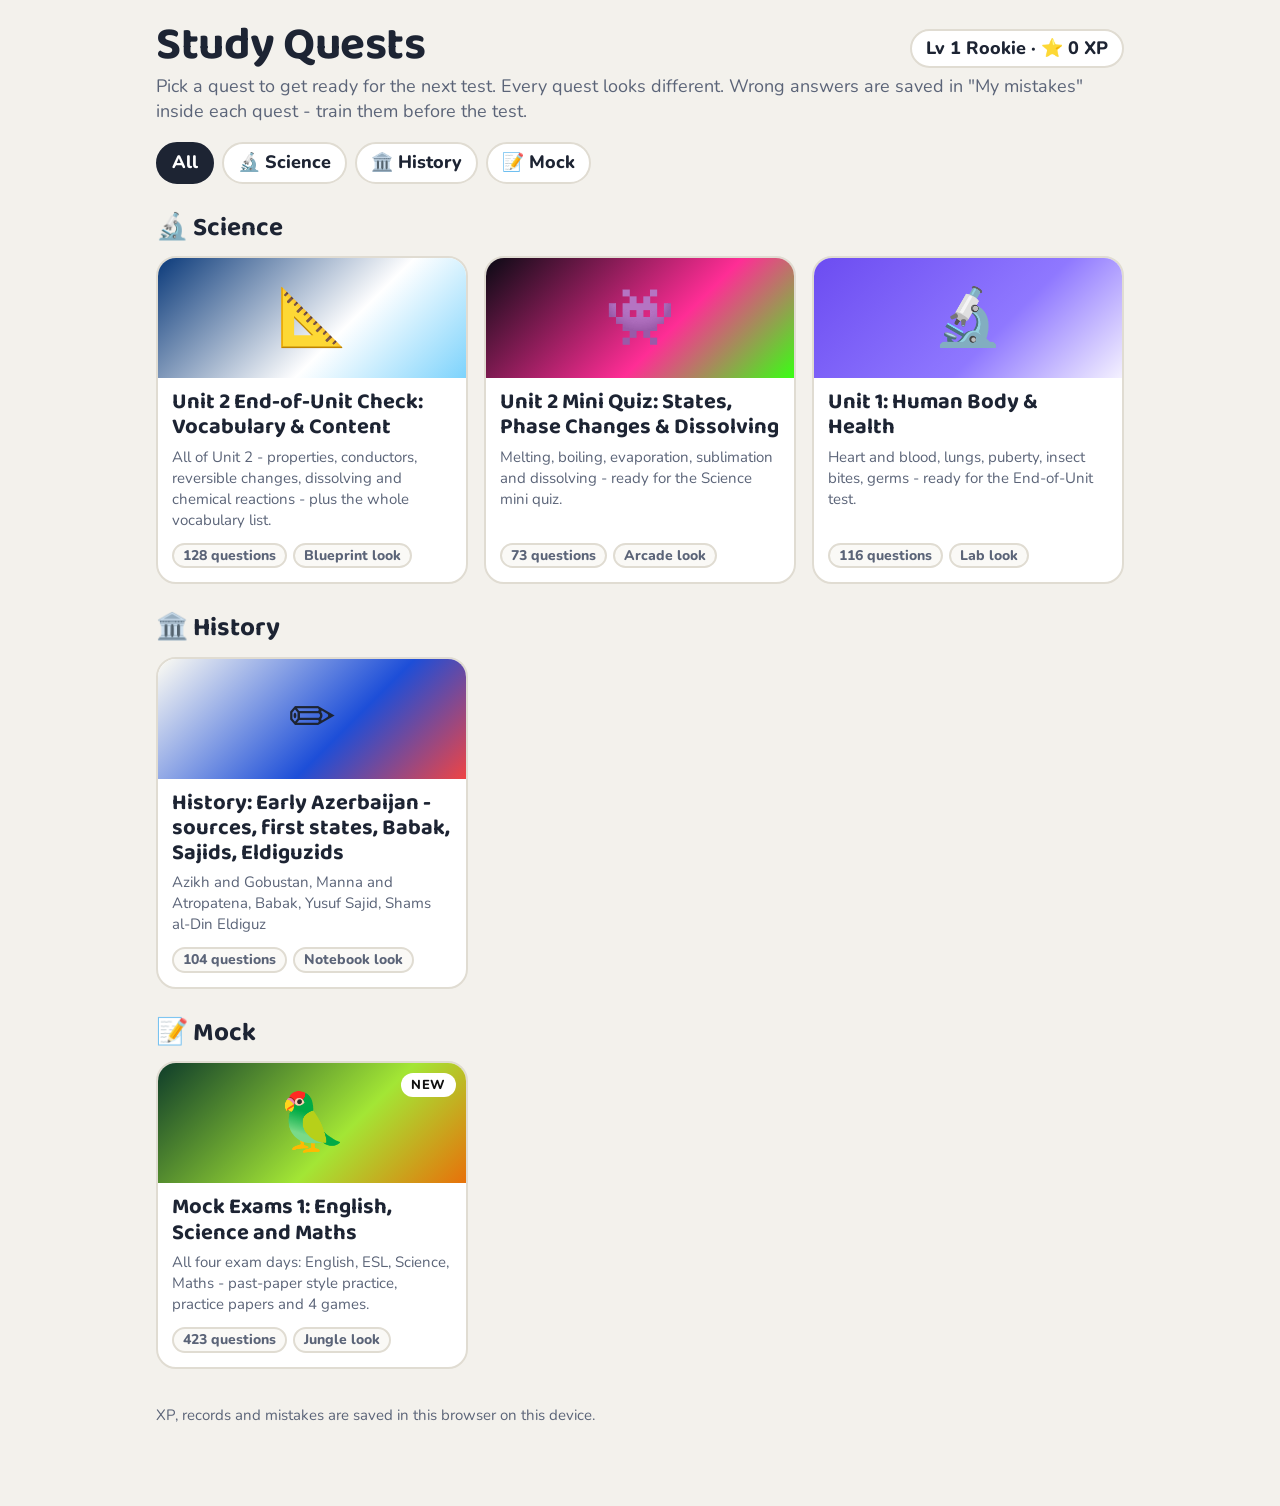
<file: index.html>
<!doctype html>
<html lang="en">
<head>
<meta charset="utf-8">
<meta name="viewport" content="width=device-width, initial-scale=1">
<title>Study Quests</title>
<link rel="preconnect" href="https://fonts.googleapis.com">
<link rel="preconnect" href="https://fonts.gstatic.com" crossorigin>
<link rel="stylesheet" href="https://fonts.googleapis.com/css2?family=Baloo+2:wght@600;800&family=Nunito:wght@600;800&display=swap">
<style>
:root{--bg:#f3f1ec;--ink:#1d2433;--soft:#5b6478;--card:#fff;--line:#e0dcd2;--accent:#2f5bea}
*{box-sizing:border-box}
html,body{margin:0}
body{background:var(--bg);color:var(--ink);font-family:"Nunito","Trebuchet MS",system-ui,sans-serif;font-size:18px;line-height:1.4}
.wrap{max-width:1000px;margin:0 auto;padding:22px 16px 80px}
header{display:flex;justify-content:space-between;align-items:flex-end;gap:12px;flex-wrap:wrap;margin-bottom:6px}
h1{font-family:"Baloo 2",system-ui,sans-serif;font-size:46px;line-height:1;margin:0;letter-spacing:-.01em}
.xp{font-weight:800;background:var(--card);border:2px solid var(--line);border-radius:999px;padding:5px 14px}
.lead{color:var(--soft);margin:6px 0 18px}
.filters{display:flex;gap:8px;flex-wrap:wrap;margin-bottom:18px}
.f{font:inherit;font-weight:800;border:2px solid var(--line);background:var(--card);border-radius:999px;padding:6px 14px;cursor:pointer;color:var(--ink)}
.f.on{background:var(--ink);color:#fff;border-color:var(--ink)}
h2{font-family:"Baloo 2",system-ui,sans-serif;font-size:26px;margin:26px 0 10px}
.grid{display:grid;grid-template-columns:repeat(auto-fill,minmax(270px,1fr));gap:16px}
a.card{display:flex;flex-direction:column;text-decoration:none;color:inherit;background:var(--card);border:2px solid var(--line);border-radius:20px;overflow:hidden;transition:transform .15s,box-shadow .15s}
a.card:hover{transform:translateY(-4px);box-shadow:0 12px 28px rgba(20,30,60,.16)}
a.card:focus-visible{outline:3px solid var(--accent)}
.banner{height:120px;display:flex;align-items:center;justify-content:center;font-size:56px;position:relative}
.new{position:absolute;top:10px;right:10px;background:#fff;color:#111;font:800 13px "Nunito",sans-serif;border-radius:999px;padding:3px 10px;letter-spacing:.05em}
.body{padding:12px 14px 14px;display:flex;flex-direction:column;gap:6px;flex:1;min-width:0}
.body h3{margin:0;font-family:"Baloo 2",system-ui,sans-serif;font-size:22px;line-height:1.15}
.body p{margin:0;color:var(--soft);font-size:15px}
.meta{display:flex;gap:6px;flex-wrap:wrap;margin-top:auto;padding-top:6px;font-size:14px;font-weight:800;color:var(--soft)}
.pill{border:2px solid var(--line);border-radius:999px;padding:1px 9px;background:#faf9f6}
.stars{color:#e8a400;letter-spacing:2px}
.pill.mist{border-color:#f59e0b;background:#fff6e0;color:#8a5a00}
footer{margin-top:36px;color:var(--soft);font-size:15px}
@media(prefers-reduced-motion:reduce){a.card{transition:none}}
</style>
</head>
<body>
<div class="wrap">
<header><h1>Study Quests</h1><span class="xp" id="xp">⭐ 0 XP</span></header>
<p class="lead">Pick a quest to get ready for the next test. Every quest looks different. Wrong answers are saved in "My mistakes" inside each quest - train them before the test.</p>
<div class="filters" id="filters"></div>
<main id="main"></main>
<footer>XP, records and mistakes are saved in this browser on this device.</footer>
</div>
<script>
const TESTS=[{"id": "science-unit1", "subject": "science", "title": "Unit 1: Human Body & Health", "blurb": "Heart and blood, lungs, puberty, insect bites, germs - ready for the End-of-Unit test.", "date": "2026-10-11", "questions": 116, "mascot": "🔬", "preview": ["#6c4cf1", "#8f78ff", "#f4f1ff"], "themeName": "Lab"}, {"id": "science-unit2-mini", "subject": "science", "title": "Unit 2 Mini Quiz: States, Phase Changes & Dissolving", "blurb": "Melting, boiling, evaporation, sublimation and dissolving - ready for the Science mini quiz.", "date": "2026-10-30", "questions": 73, "mascot": "👾", "preview": ["#0a0a14", "#ff2d95", "#39ff14"], "themeName": "Arcade"}, {"id": "history-grade5-early-states", "subject": "history", "title": "History: Early Azerbaijan - sources, first states, Babak, Sajids, Eldiguzids", "blurb": "Azikh and Gobustan, Manna and Atropatena, Babak, Yusuf Sajid, Shams al-Din Eldiguz", "date": "2026-11-04", "questions": 104, "mascot": "✏️", "preview": ["#fdfcf3", "#1d4ed8", "#ef4444"], "themeName": "Notebook"}, {"id": "science-unit2-end", "subject": "science", "title": "Unit 2 End-of-Unit Check: Vocabulary & Content", "blurb": "All of Unit 2 - properties, conductors, reversible changes, dissolving and chemical reactions - plus the whole vocabulary list.", "date": "2026-11-21", "questions": 128, "mascot": "📐", "preview": ["#0b3a7a", "#ffffff", "#7dd3fc"], "themeName": "Blueprint"}, {"id": "mock1-checkpoint-dec", "subject": "mock", "title": "Mock Exams 1: English, Science and Maths", "blurb": "All four exam days: English, ESL, Science, Maths - past-paper style practice, practice papers and 4 games.", "date": "2026-11-27", "questions": 423, "mascot": "🦜", "preview": ["#0f3d2a", "#a3e635", "#e8710a"], "themeName": "Jungle"}];
const SUBJECTS={"mock": "📝", "science": "🔬", "history": "🏛️"};
function esc(s){return String(s).replace(/&/g,'&amp;').replace(/</g,'&lt;').replace(/>/g,'&gt;')}
function progress(id){try{const d=JSON.parse(localStorage.getItem('sq:'+id)||'{}');return {xp:d.xp||0,boss:(d.best||{}).boss||0,mist:Object.keys(d.mist||{}).length}}catch(e){return {xp:0,boss:0,mist:0}}}
const LEVELS=['Rookie','Explorer','Apprentice','Investigator','Scholar','Expert','Master','Genius','Professor','Legend'];
function lvlFrom(L){return 25*(L-1)*(L+2)}
function level(xp){let L=1;while(xp>=lvlFrom(L+1))L++;return {L,name:LEVELS[Math.min(L,LEVELS.length)-1]}}
function streak(){try{const p=JSON.parse(localStorage.getItem('sq:profile')||'{}');const d=x=>x.getFullYear()+'-'+String(x.getMonth()+1).padStart(2,'0')+'-'+String(x.getDate()).padStart(2,'0');const n=new Date(),y=new Date();y.setDate(n.getDate()-1);return (p.day===d(n)||p.day===d(y))?(p.streak||0):0}catch(e){return 0}}
let filter='all';
function render(){
  let totalXp=0;TESTS.forEach(t=>totalXp+=progress(t.id).xp);
  const lv=level(totalXp),st=streak();
  document.getElementById('xp').textContent='Lv '+lv.L+' '+lv.name+' · ⭐ '+totalXp+' XP'+(st?' · 🔥 '+st:'');
  const subs=[...new Set(TESTS.map(t=>t.subject))];
  document.getElementById('filters').innerHTML=['all'].concat(subs).map(s=>`<button class="f ${filter===s?'on':''}" data-f="${s}">${s==='all'?'All':(SUBJECTS[s]||'📚')+' '+s.charAt(0).toUpperCase()+s.slice(1)}</button>`).join('');
  document.querySelectorAll('.f').forEach(b=>b.onclick=()=>{filter=b.dataset.f;render()});
  const bySub={};TESTS.filter(t=>filter==='all'||t.subject===filter).forEach(t=>(bySub[t.subject]=bySub[t.subject]||[]).push(t));
  const now=Date.now();
  document.getElementById('main').innerHTML=Object.keys(bySub).map(s=>`<h2>${SUBJECTS[s]||'📚'} ${s.charAt(0).toUpperCase()+s.slice(1)}</h2><div class="grid">${bySub[s].sort((a,b)=>b.date.localeCompare(a.date)).map(t=>{
    const p=progress(t.id),isNew=(now-new Date(t.date).getTime())<8*864e5,st=p.boss>=90?3:p.boss>=70?2:p.boss>=40?1:0;
    return `<a class="card" href="tests/${t.id}/"><div class="banner" style="background:linear-gradient(135deg,${t.preview[0]},${t.preview[1]} 60%,${t.preview[2]})">${t.mascot}${isNew?'<span class="new">NEW</span>':''}</div>
    <div class="body"><h3>${esc(t.title)}</h3><p>${esc(t.blurb)}</p><div class="meta"><span class="pill">${t.questions} questions</span><span class="pill">${esc(t.themeName)} look</span>${p.mist?`<span class="pill mist">🎯 ${p.mist} to fix</span>`:''}${p.boss?`<span class="stars">${'★'.repeat(st)}${'☆'.repeat(3-st)}</span> <span>${p.boss}%</span>`:''}</div></div></a>`}).join('')}</div>`).join('')||'<p class="lead">No quests yet.</p>';
}
render();
</script>
</body>
</html>
</file>
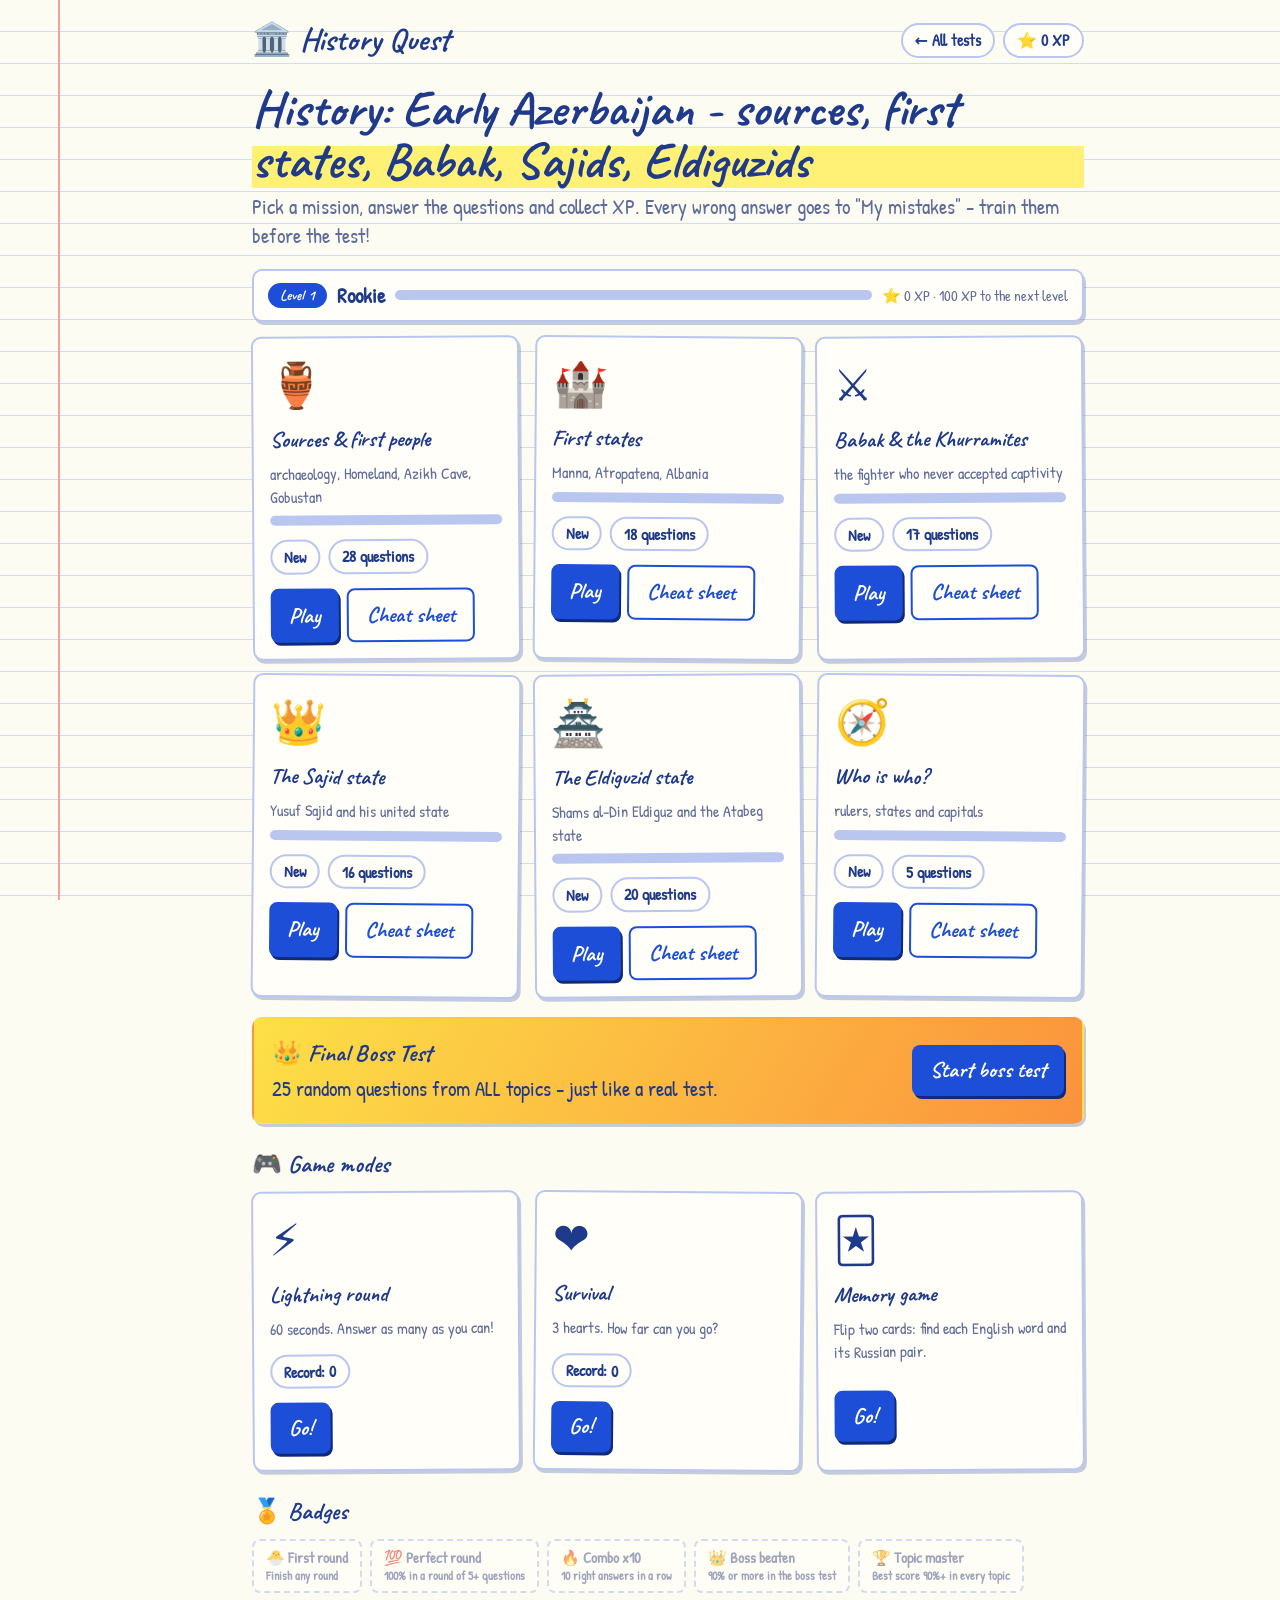
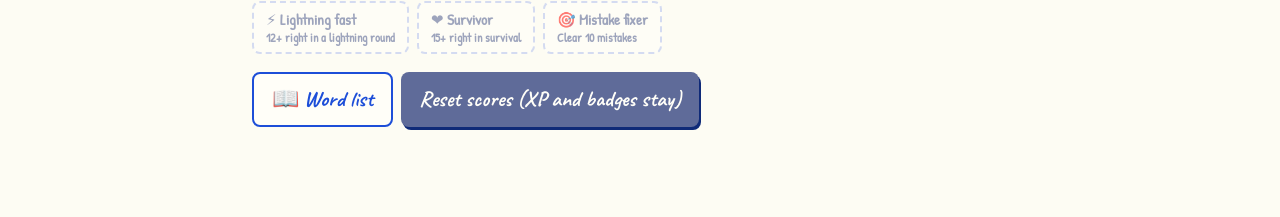
<file: tests/history-grade5-early-states/index.html>
<!doctype html>
<html lang="en">
<head>
<meta charset="utf-8">
<meta name="viewport" content="width=device-width, initial-scale=1">
<title>History: Early Azerbaijan - sources, first states, Babak, Sajids, Eldiguzids</title>
<link rel="preconnect" href="https://fonts.googleapis.com">
<link rel="preconnect" href="https://fonts.gstatic.com" crossorigin>
<link rel="stylesheet" href="https://fonts.googleapis.com/css2?family=Caveat:wght@600;700&family=Patrick+Hand&display=swap">
<link rel="stylesheet" href="../../assets/engine.css?v=229266e0">
<link rel="stylesheet" href="../../themes/notebook.css?v=229266e0">
</head>
<body>
<canvas id="confetti"></canvas>
<div class="wrap" id="app"></div>
<script src="../../assets/engine.js?v=229266e0"></script>
<script src="data.js?v=229266e0"></script>
</body>
</html>
</file>
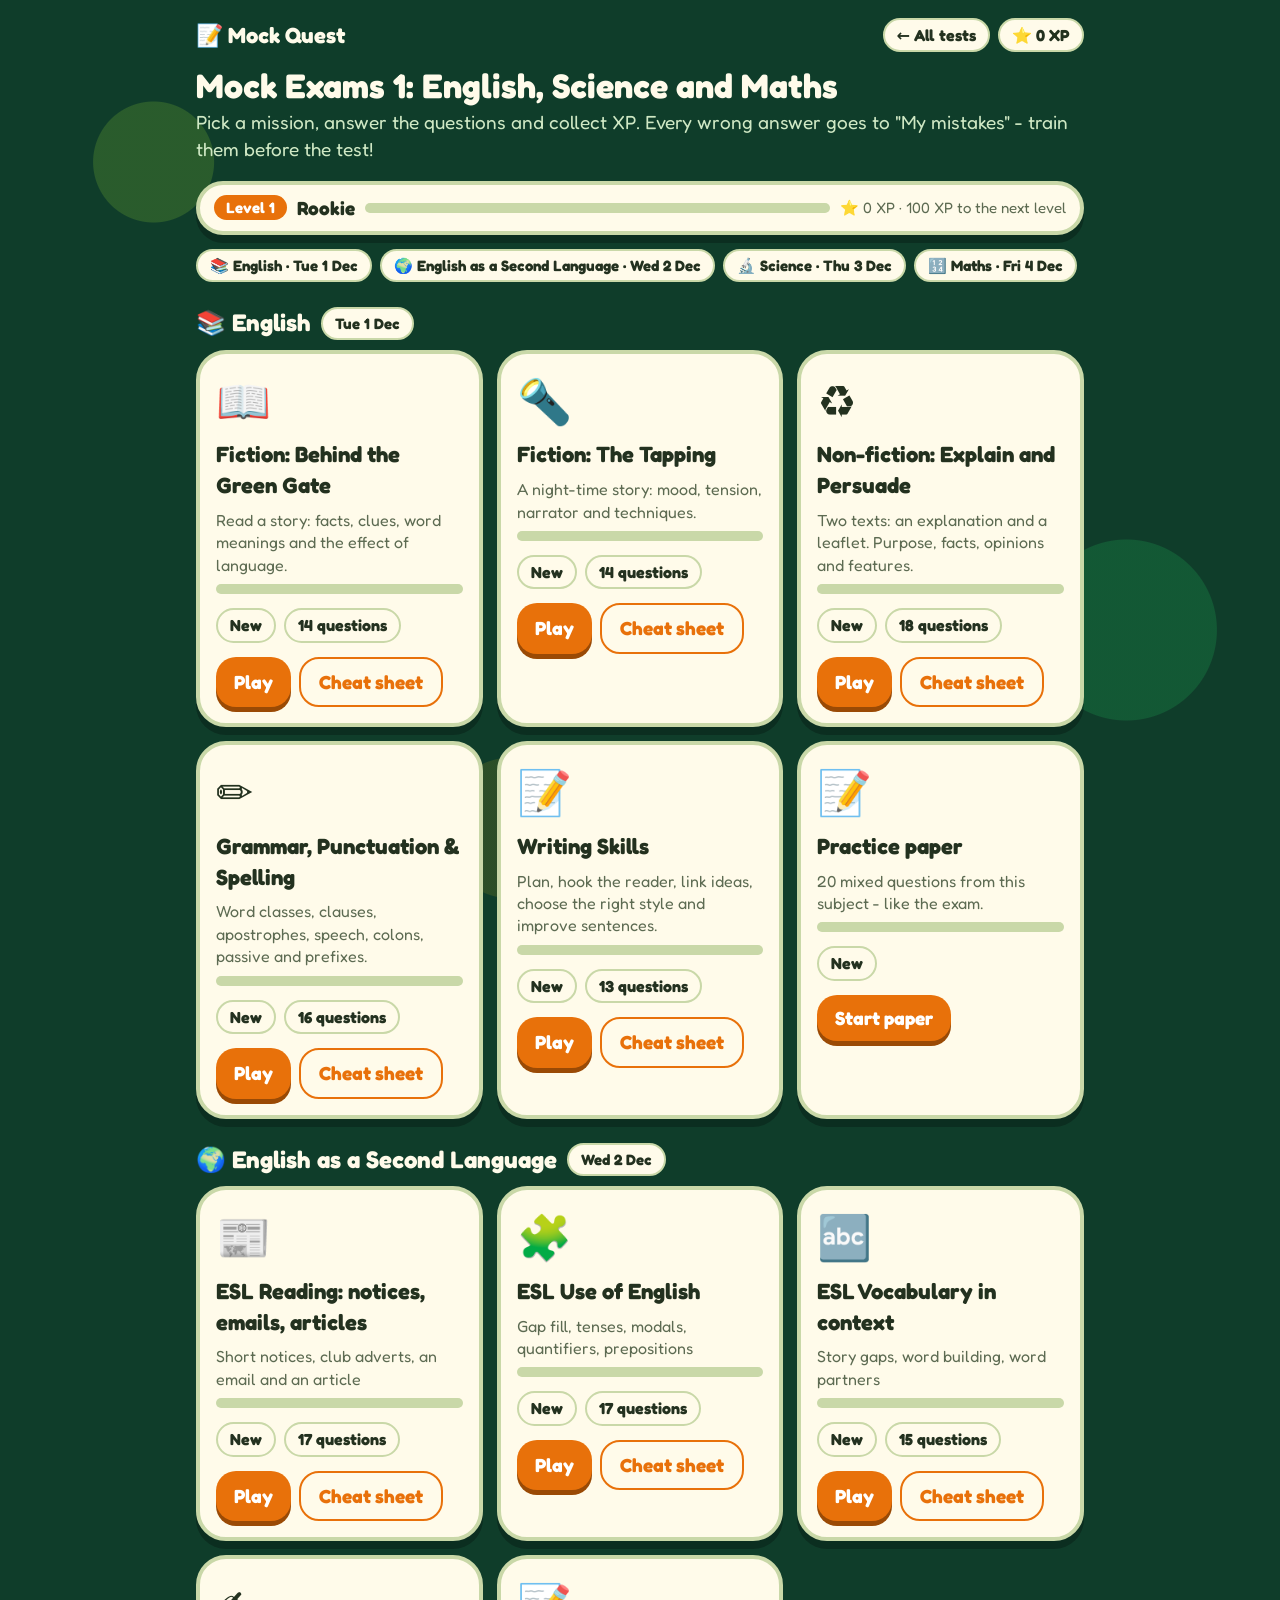
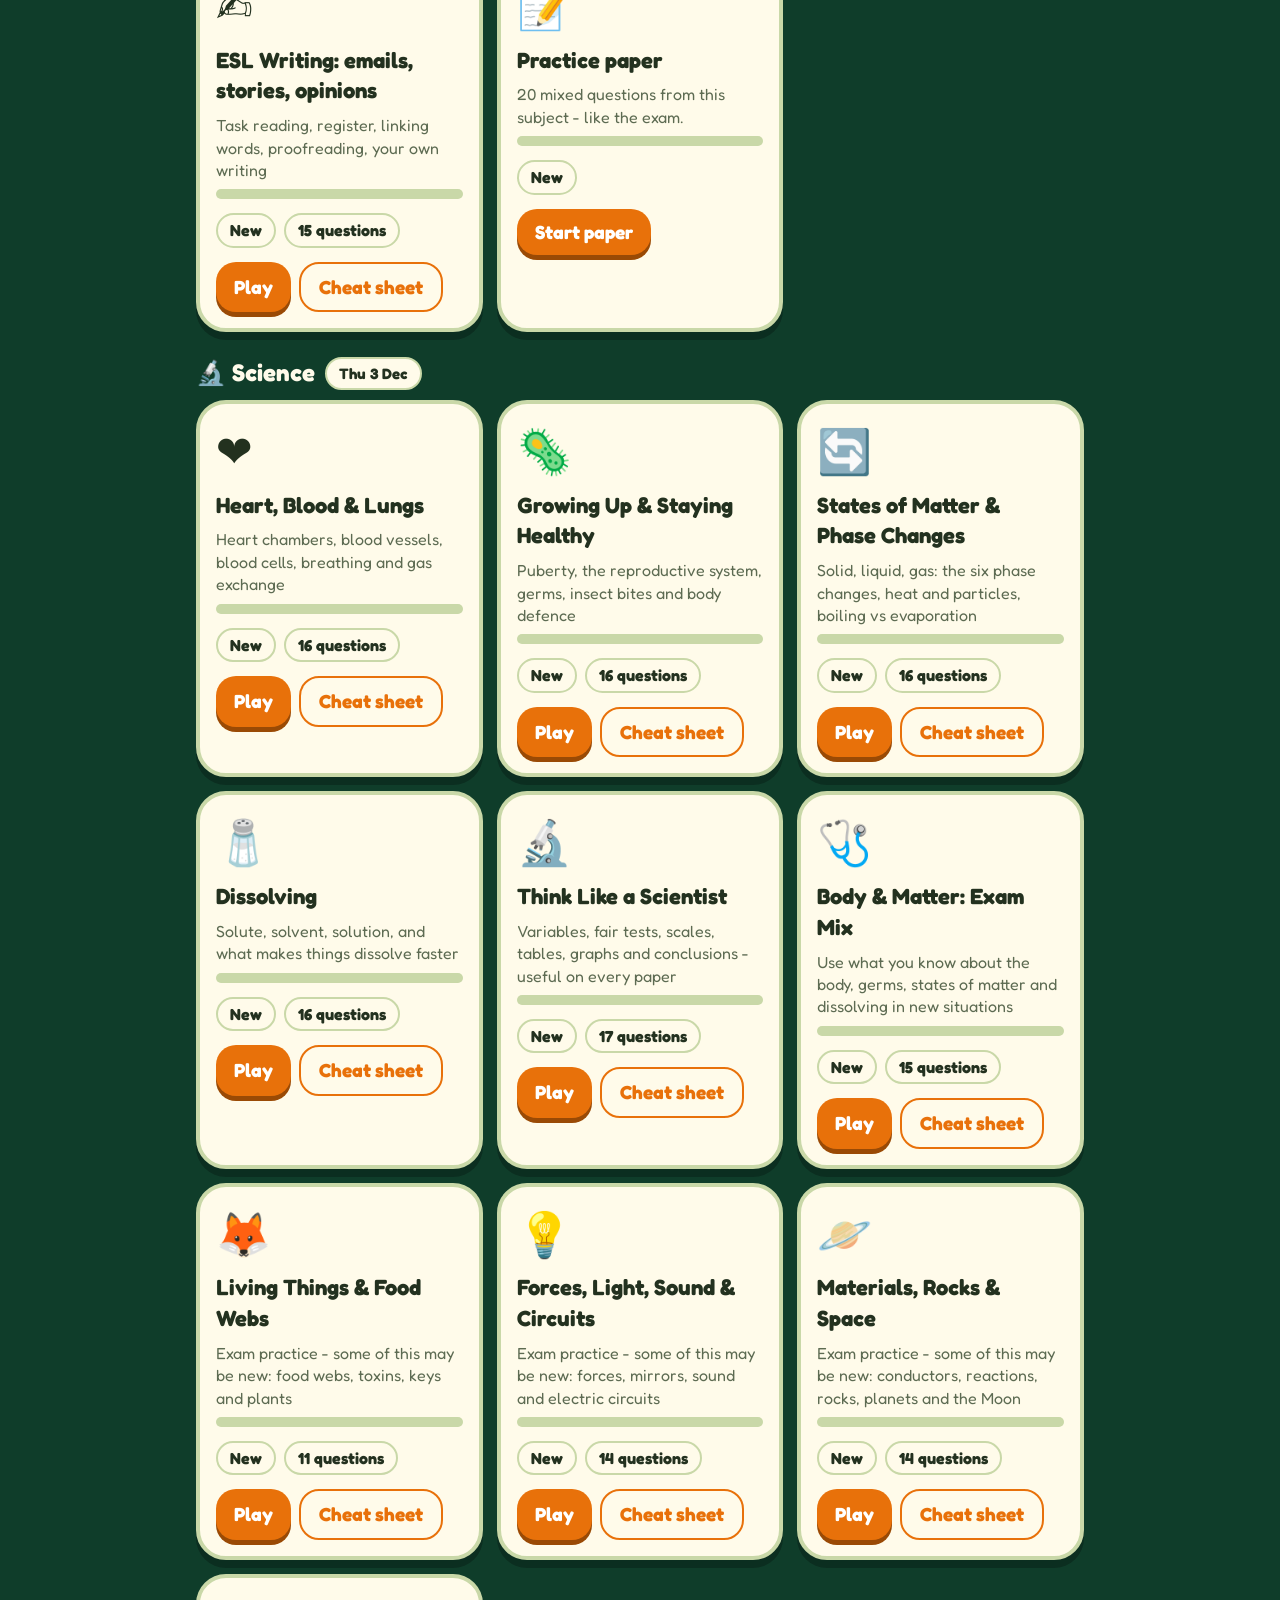
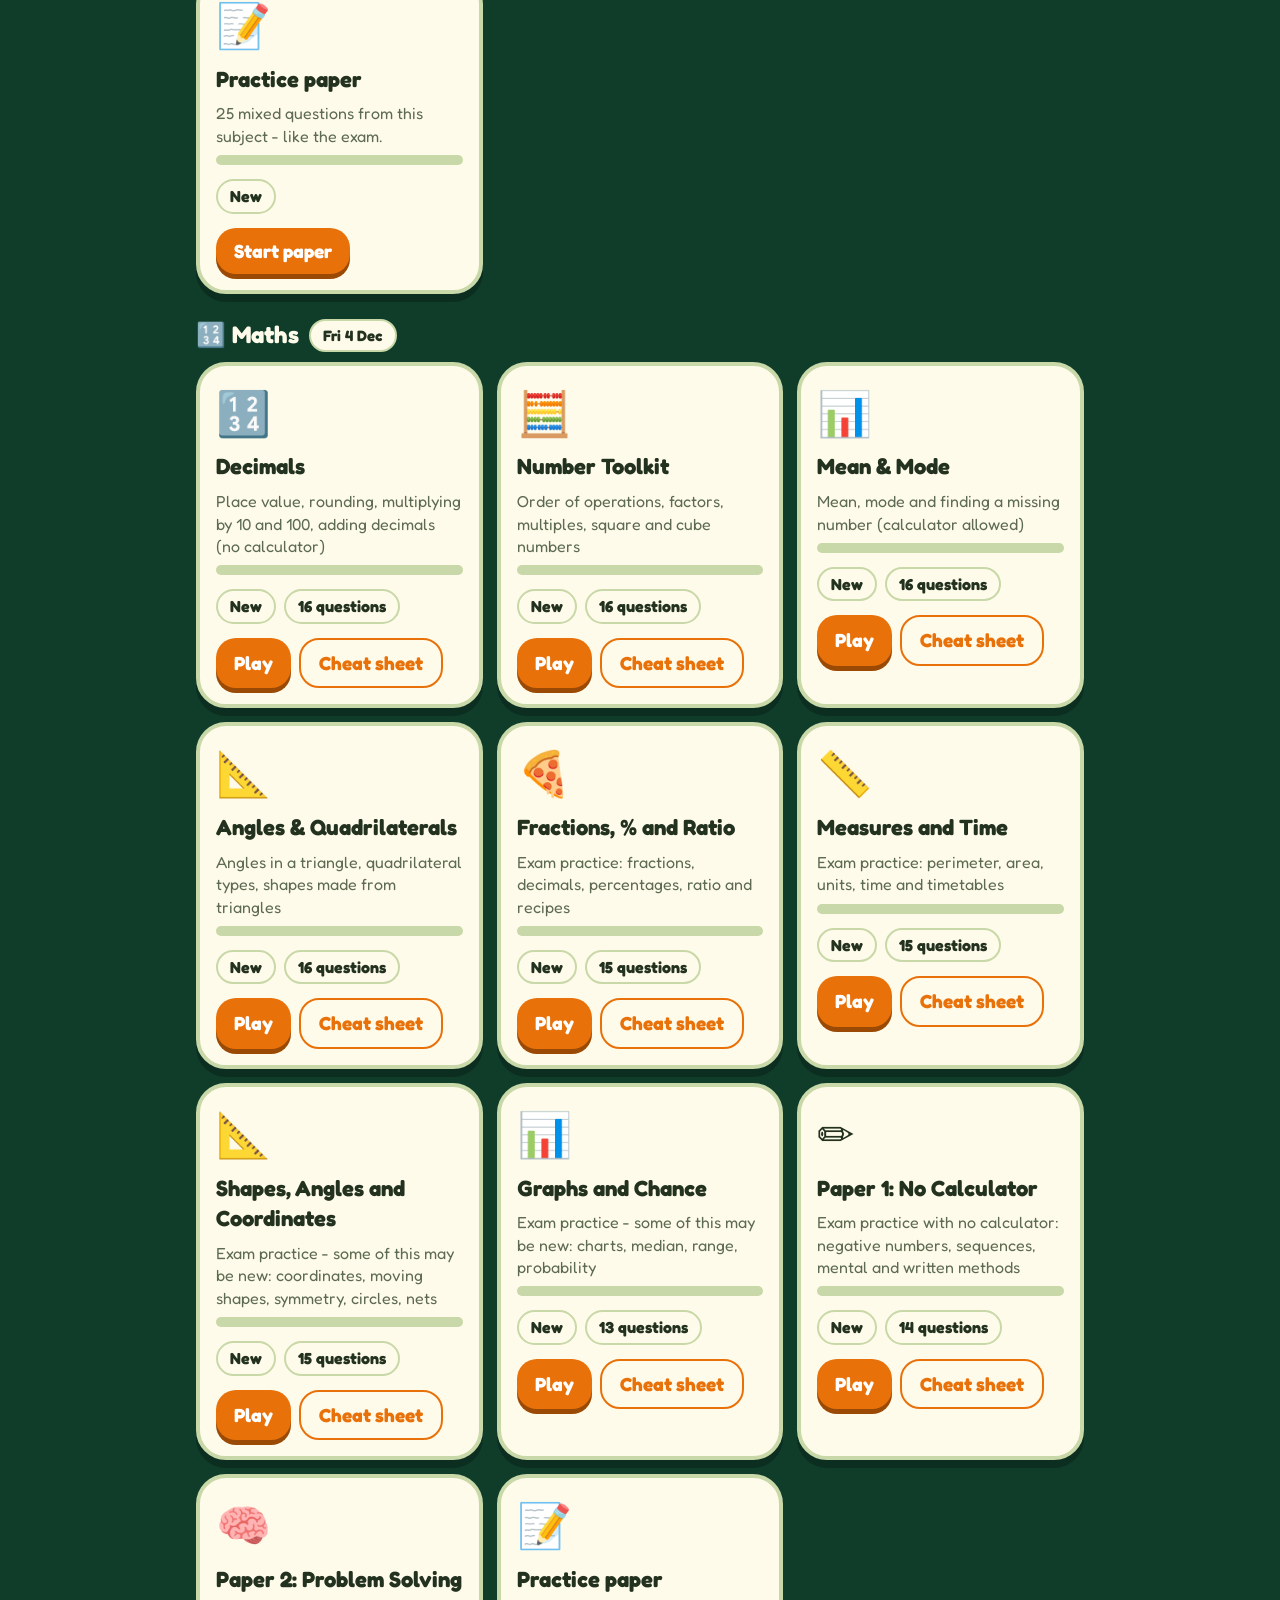
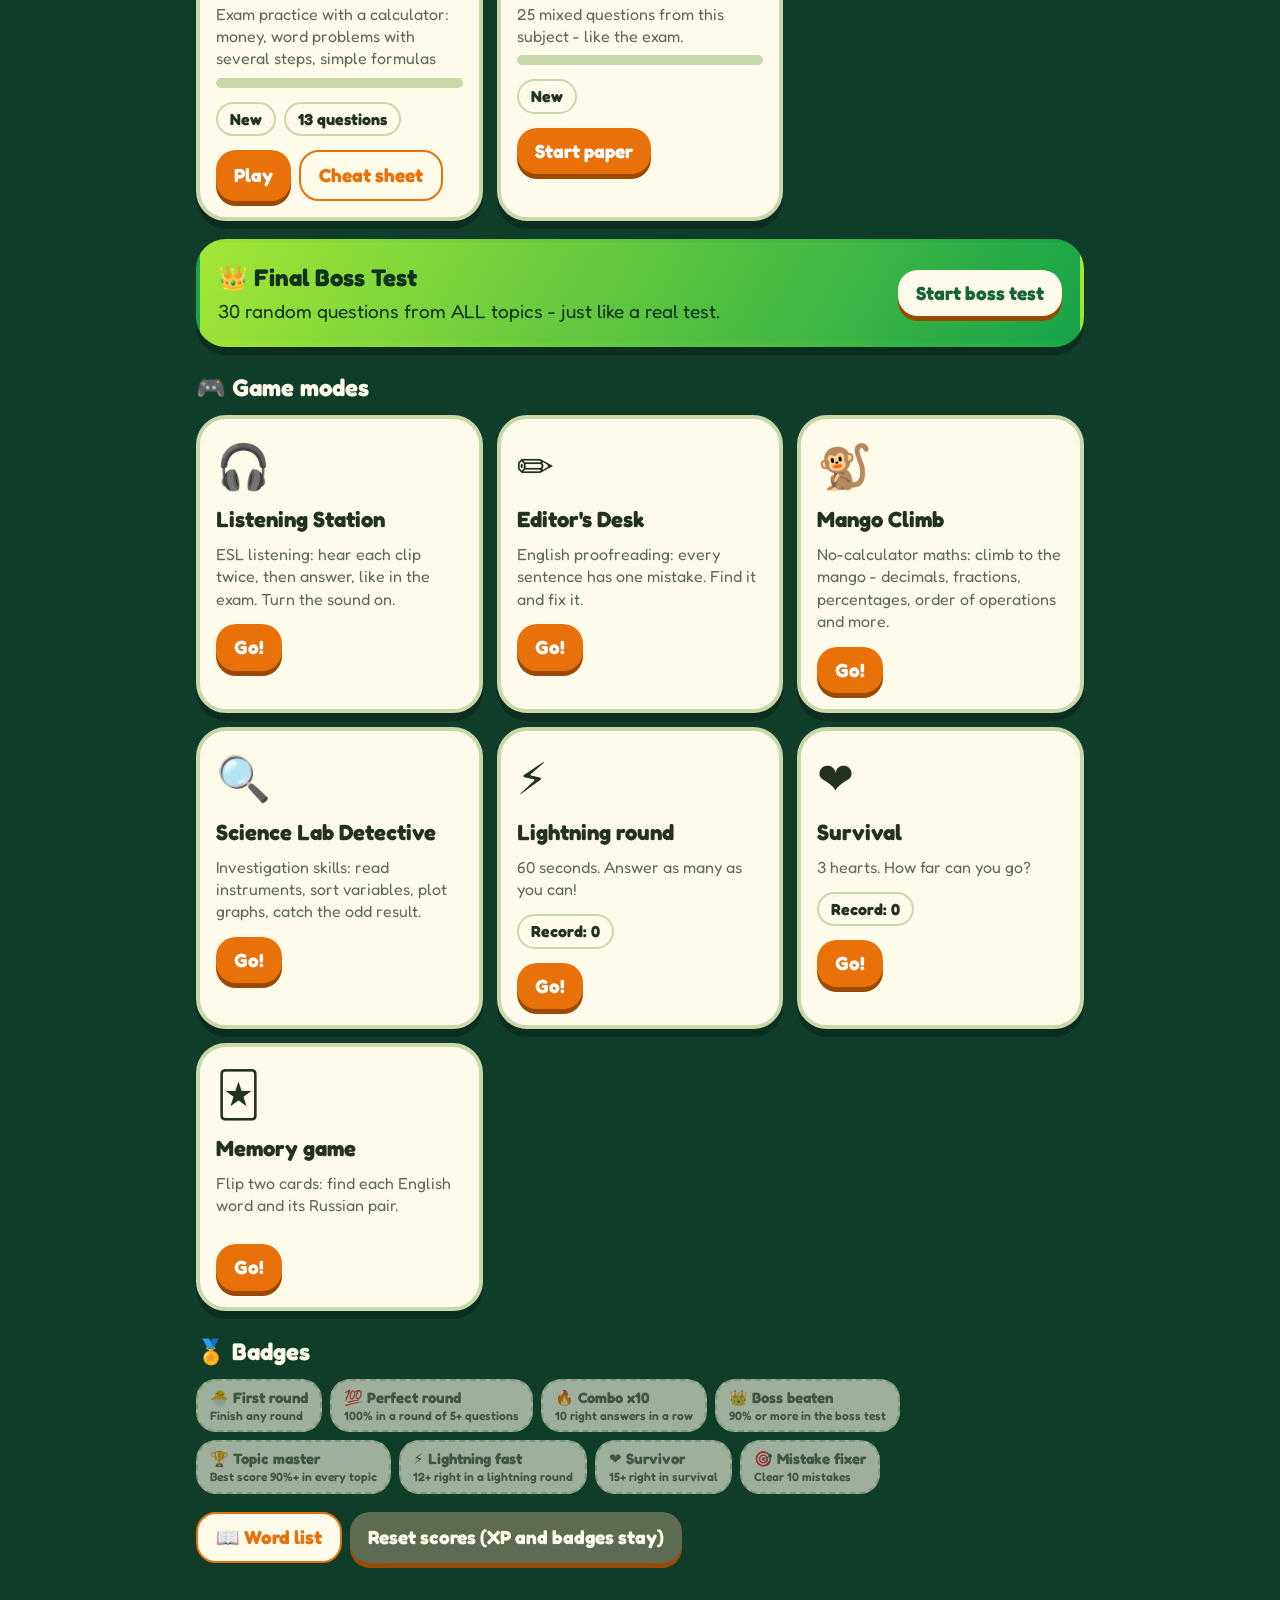
<file: tests/mock1-checkpoint-dec/index.html>
<!doctype html>
<html lang="en">
<head>
<meta charset="utf-8">
<meta name="viewport" content="width=device-width, initial-scale=1">
<title>Mock Exams 1: English, Science and Maths</title>
<link rel="preconnect" href="https://fonts.googleapis.com">
<link rel="preconnect" href="https://fonts.gstatic.com" crossorigin>
<link rel="stylesheet" href="https://fonts.googleapis.com/css2?family=Fredoka:wght@400;600;700&display=swap">
<link rel="stylesheet" href="../../assets/engine.css?v=a52e58f6">
<link rel="stylesheet" href="../../themes/jungle.css?v=a52e58f6">
</head>
<body>
<canvas id="confetti"></canvas>
<div class="wrap" id="app"></div>
<script src="../../assets/engine.js?v=a52e58f6"></script>
<script src="data.js?v=a52e58f6"></script>
</body>
</html>
</file>
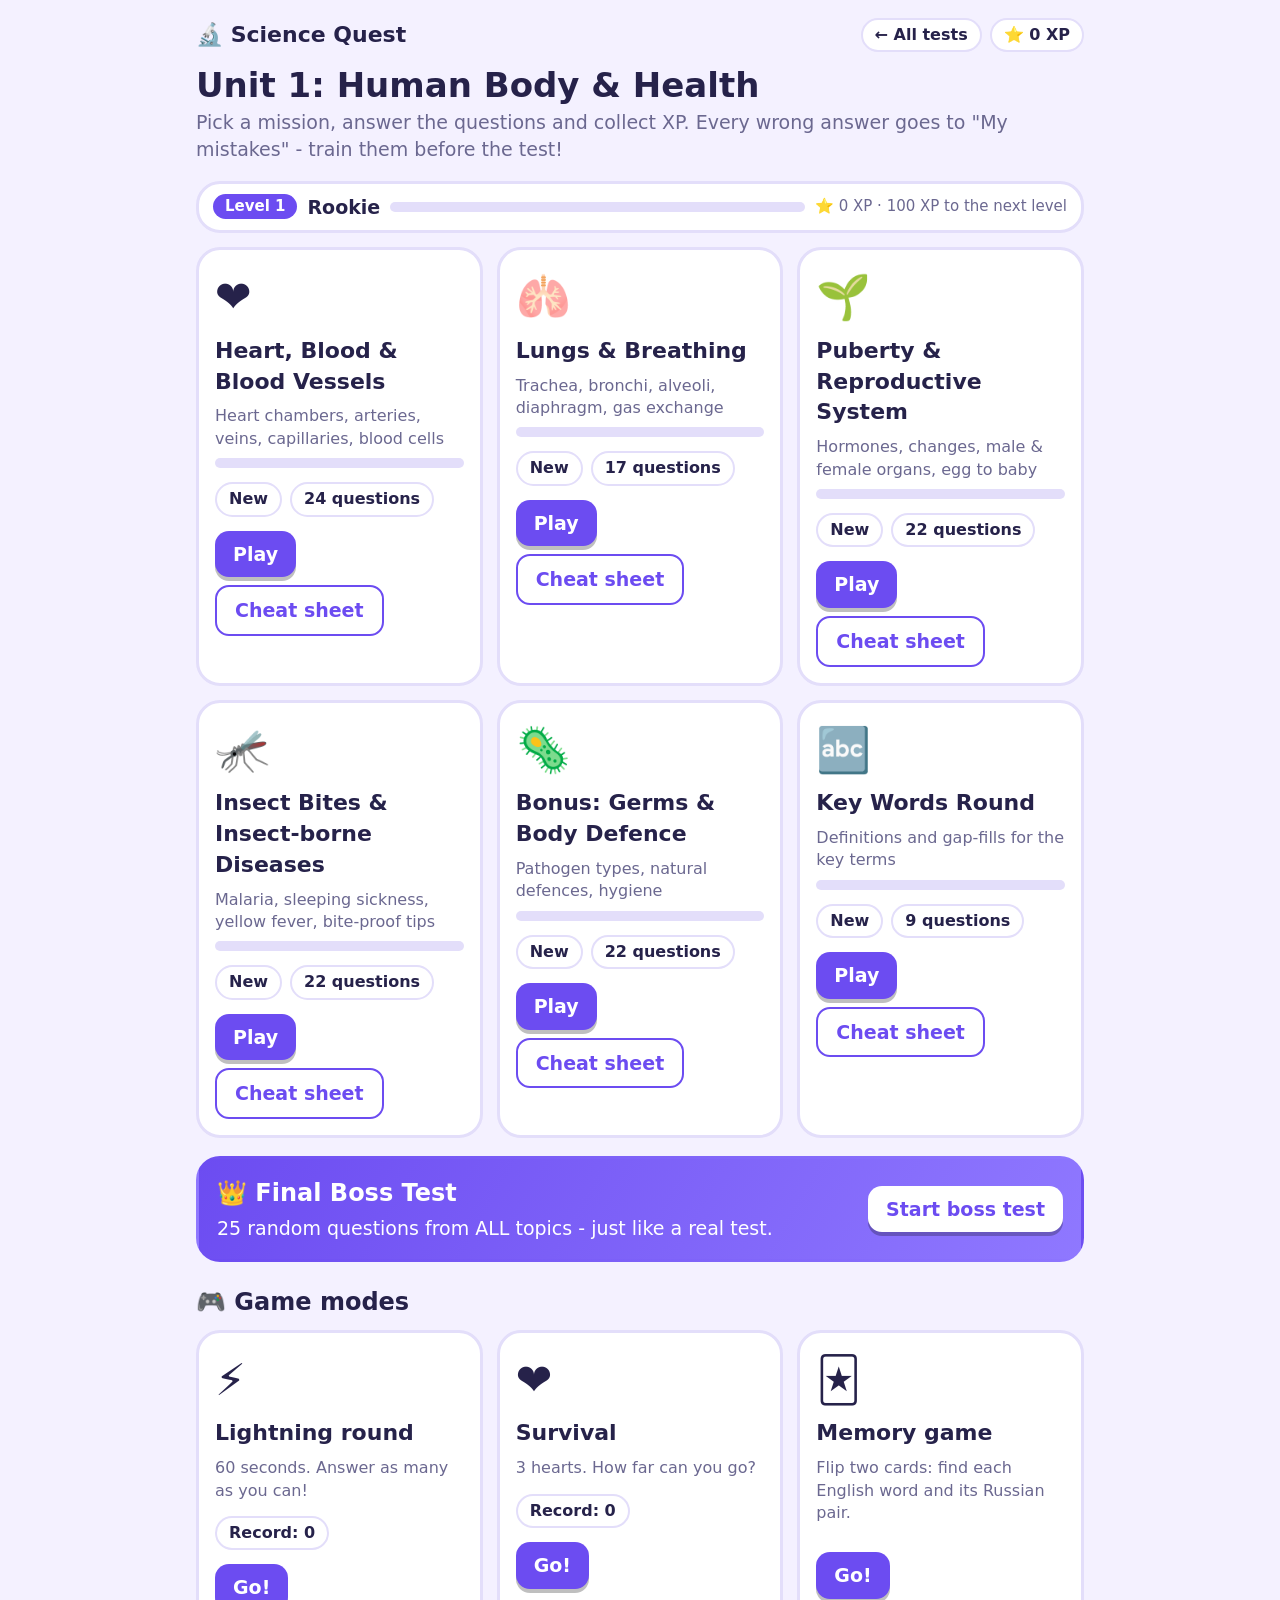
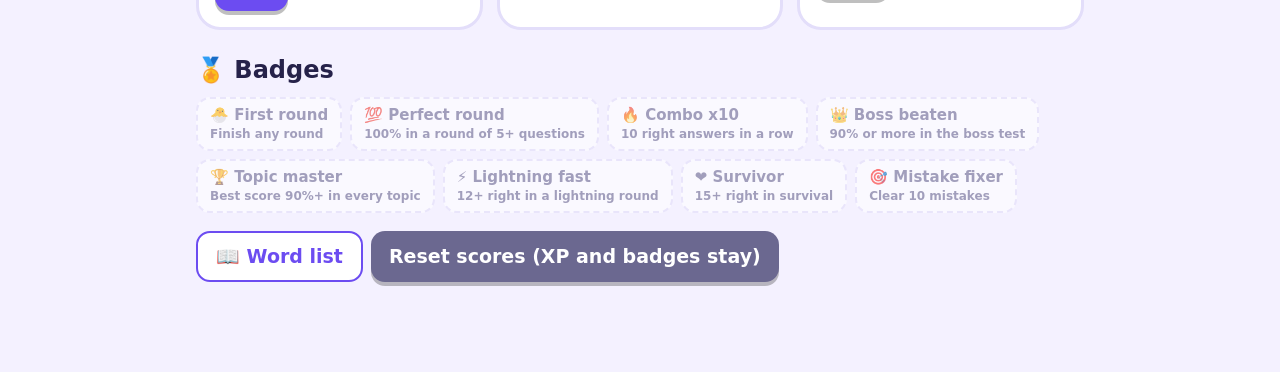
<file: tests/science-unit1/index.html>
<!doctype html>
<html lang="en">
<head>
<meta charset="utf-8">
<meta name="viewport" content="width=device-width, initial-scale=1">
<title>Unit 1: Human Body &amp; Health</title>
<link rel="stylesheet" href="../../assets/engine.css?v=b3f7dcd4">
<link rel="stylesheet" href="../../themes/lab.css?v=b3f7dcd4">
</head>
<body>
<canvas id="confetti"></canvas>
<div class="wrap" id="app"></div>
<script src="../../assets/engine.js?v=b3f7dcd4"></script>
<script src="data.js?v=b3f7dcd4"></script>
</body>
</html>
</file>
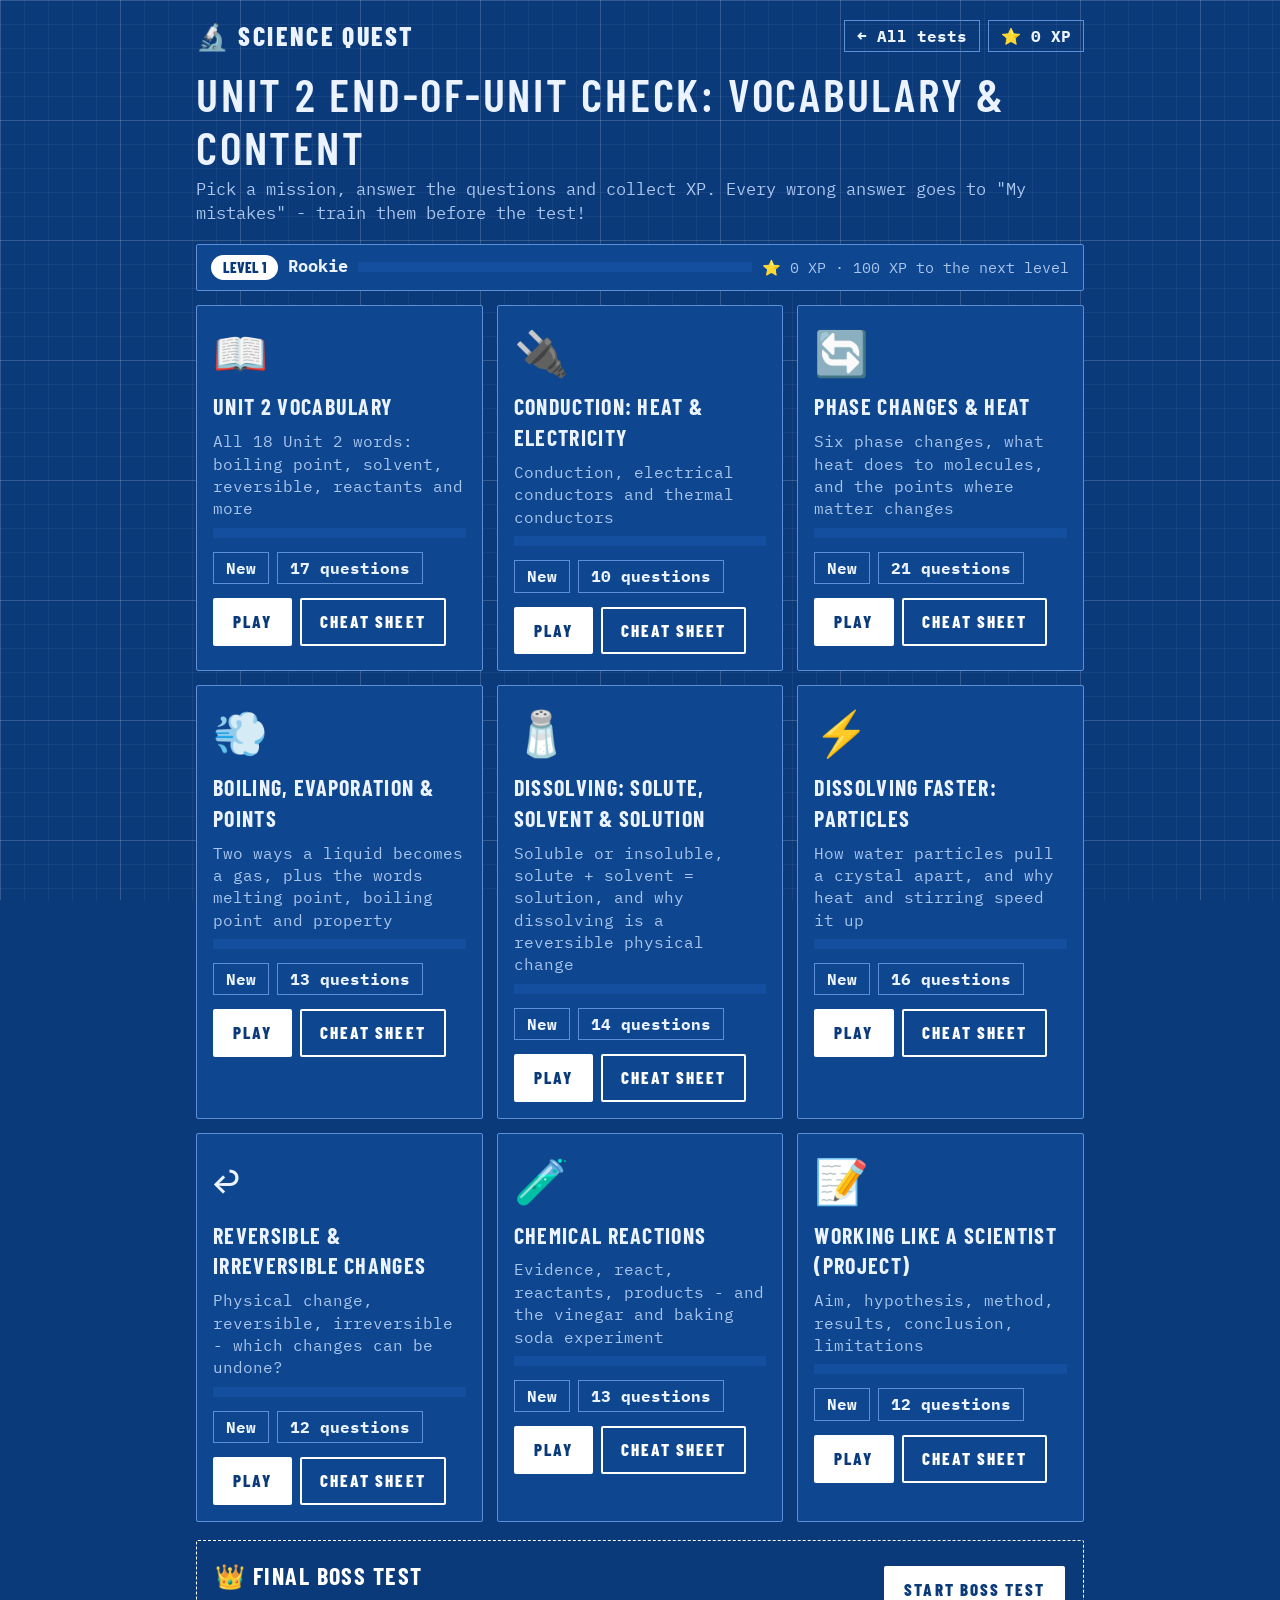
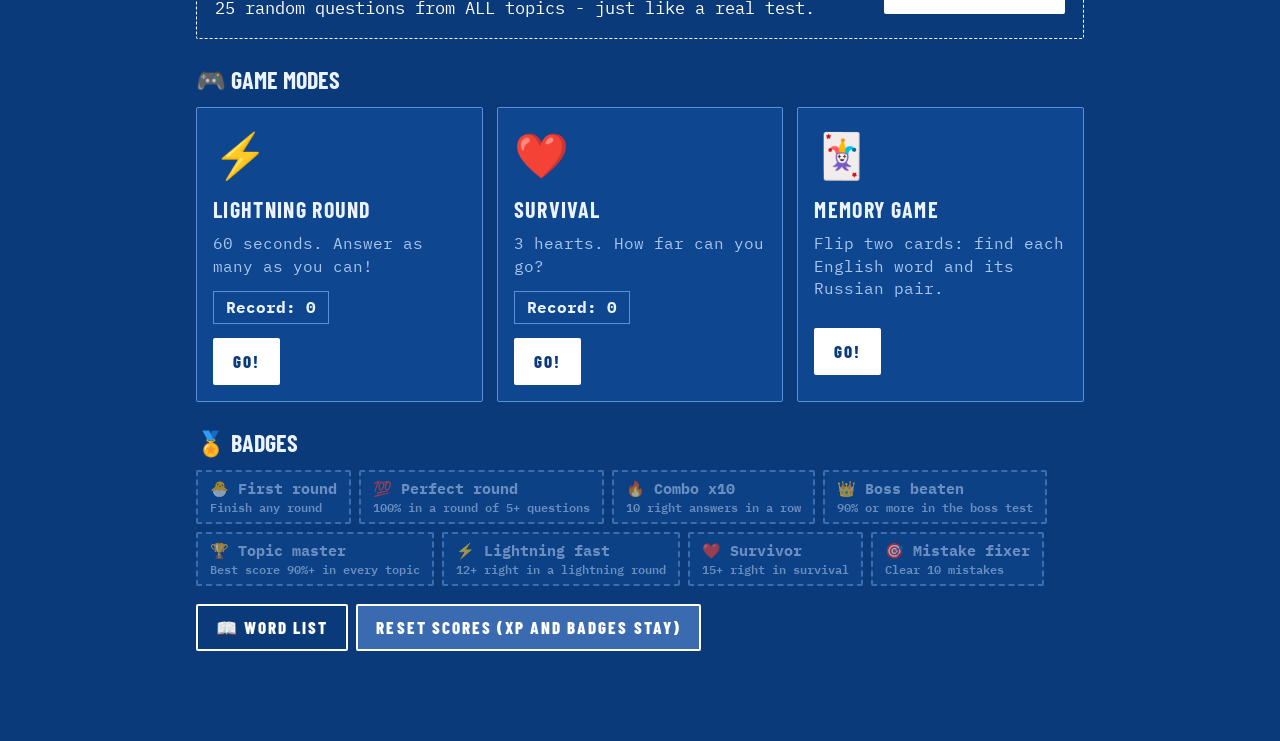
<file: tests/science-unit2-end/index.html>
<!doctype html>
<html lang="en">
<head>
<meta charset="utf-8">
<meta name="viewport" content="width=device-width, initial-scale=1">
<title>Unit 2 End-of-Unit Check: Vocabulary &amp; Content</title>
<link rel="preconnect" href="https://fonts.googleapis.com">
<link rel="preconnect" href="https://fonts.gstatic.com" crossorigin>
<link rel="stylesheet" href="https://fonts.googleapis.com/css2?family=Barlow+Condensed:wght@500;600&family=IBM+Plex+Mono:wght@400;600&display=swap">
<link rel="stylesheet" href="../../assets/engine.css?v=9776481f">
<link rel="stylesheet" href="../../themes/blueprint.css?v=9776481f">
</head>
<body>
<canvas id="confetti"></canvas>
<div class="wrap" id="app"></div>
<script src="../../assets/engine.js?v=9776481f"></script>
<script src="data.js?v=9776481f"></script>
</body>
</html>
</file>
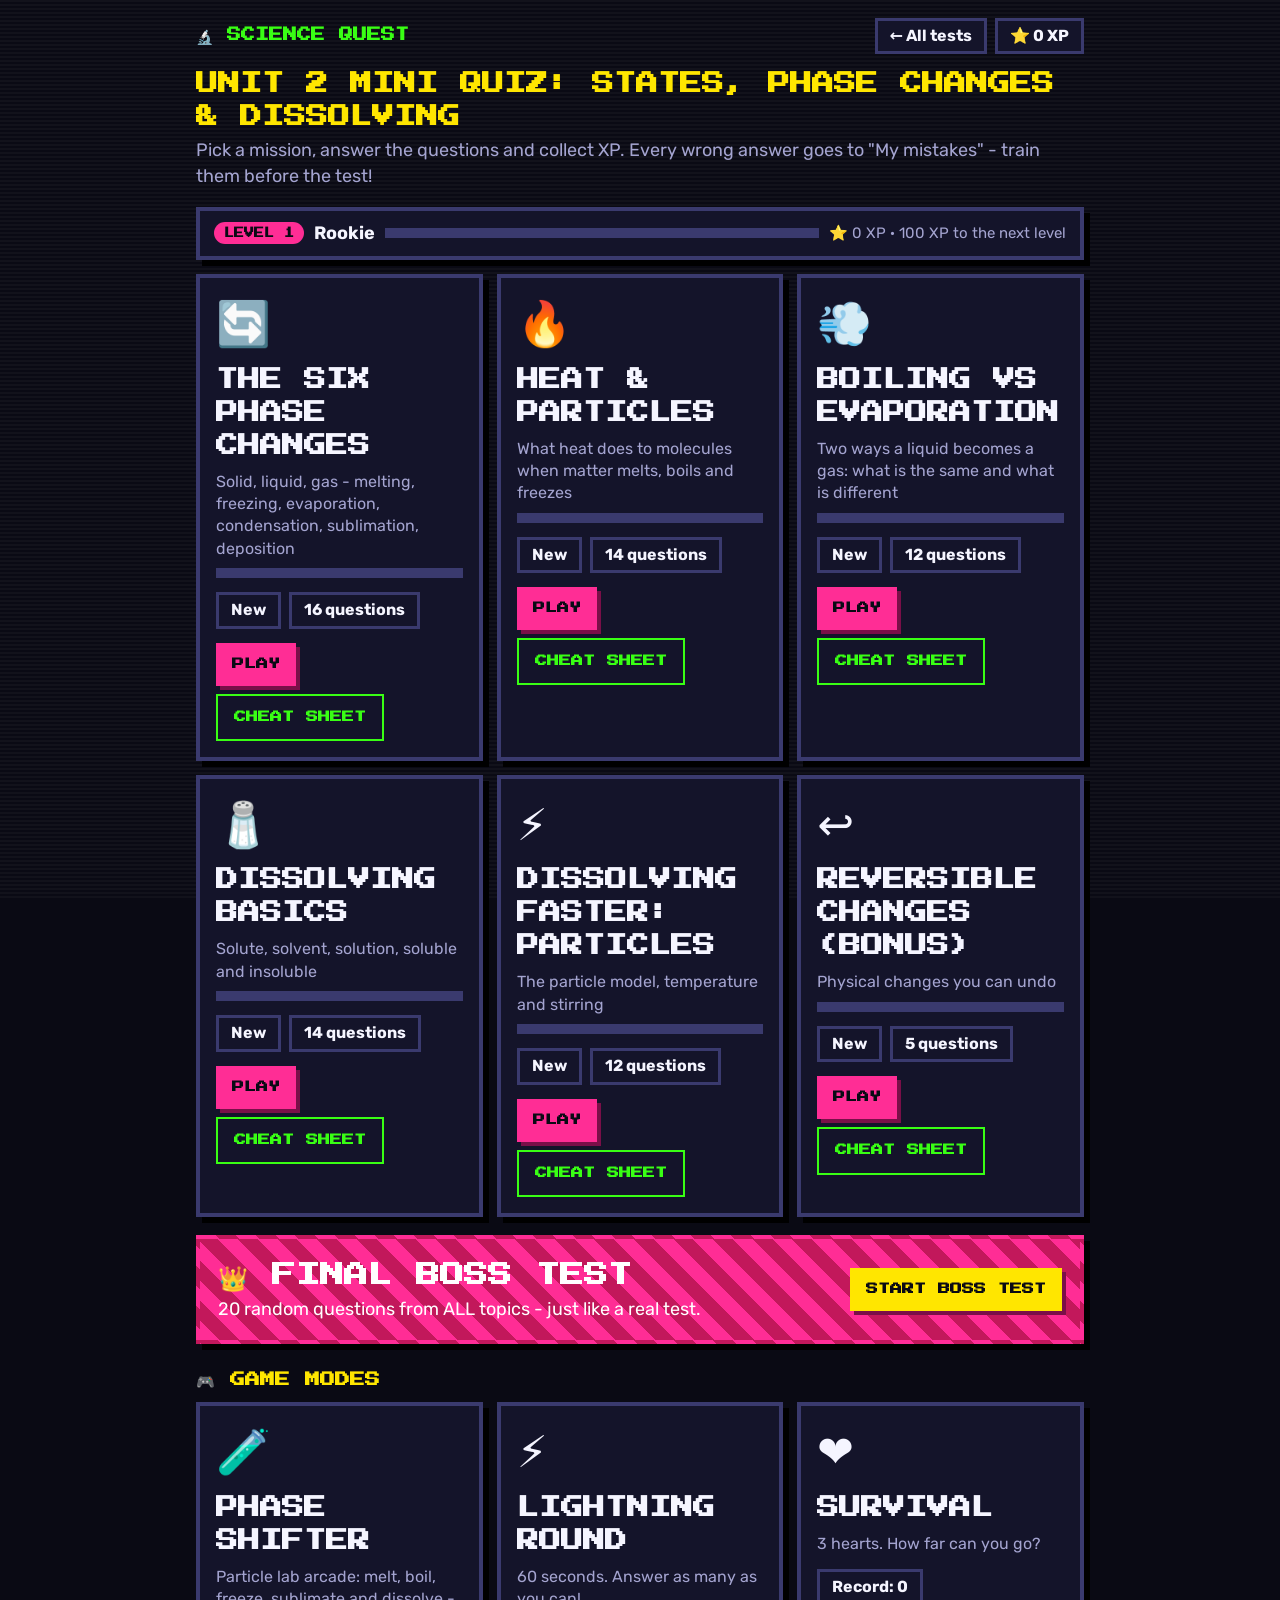
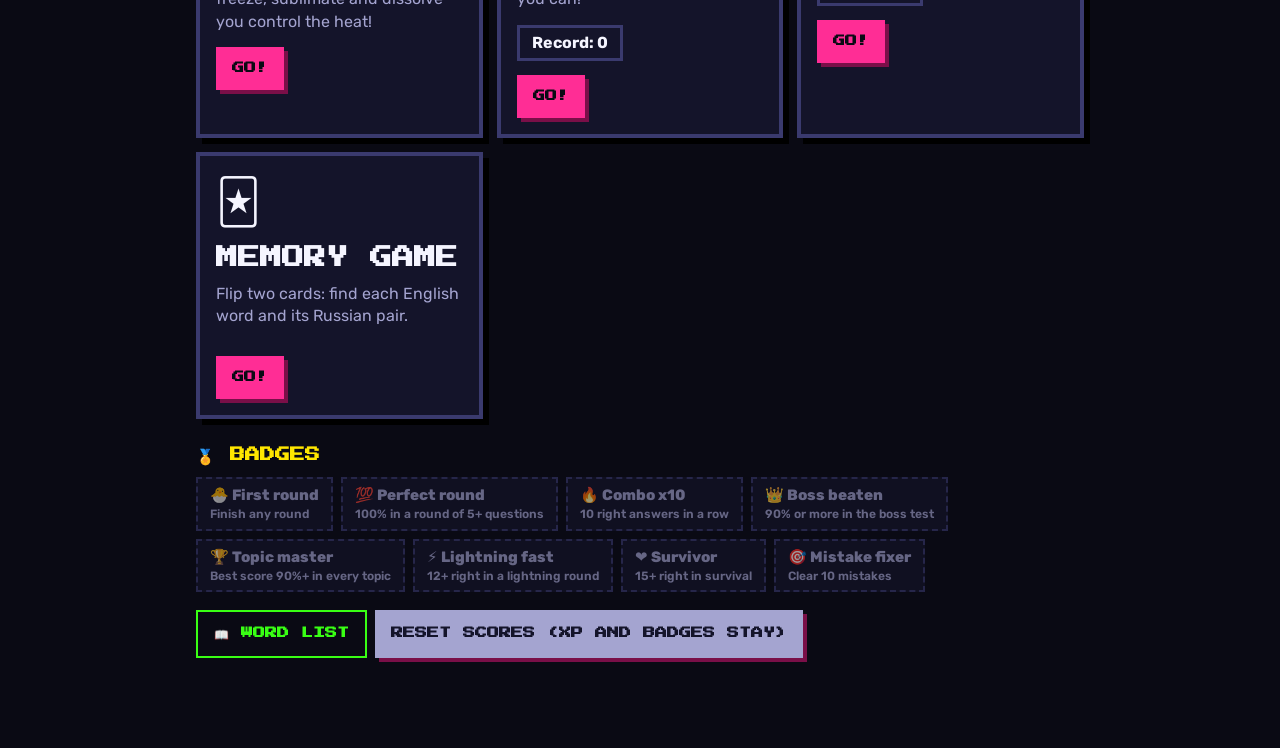
<file: tests/science-unit2-mini/index.html>
<!doctype html>
<html lang="en">
<head>
<meta charset="utf-8">
<meta name="viewport" content="width=device-width, initial-scale=1">
<title>Unit 2 Mini Quiz: States, Phase Changes &amp; Dissolving</title>
<link rel="preconnect" href="https://fonts.googleapis.com">
<link rel="preconnect" href="https://fonts.gstatic.com" crossorigin>
<link rel="stylesheet" href="https://fonts.googleapis.com/css2?family=Press+Start+2P&family=Rubik:wght@400;600&display=swap">
<link rel="stylesheet" href="../../assets/engine.css?v=a8f7680f">
<link rel="stylesheet" href="../../themes/arcade.css?v=a8f7680f">
</head>
<body>
<canvas id="confetti"></canvas>
<div class="wrap" id="app"></div>
<script src="../../assets/engine.js?v=a8f7680f"></script>
<script src="data.js?v=a8f7680f"></script>
</body>
</html>
</file>
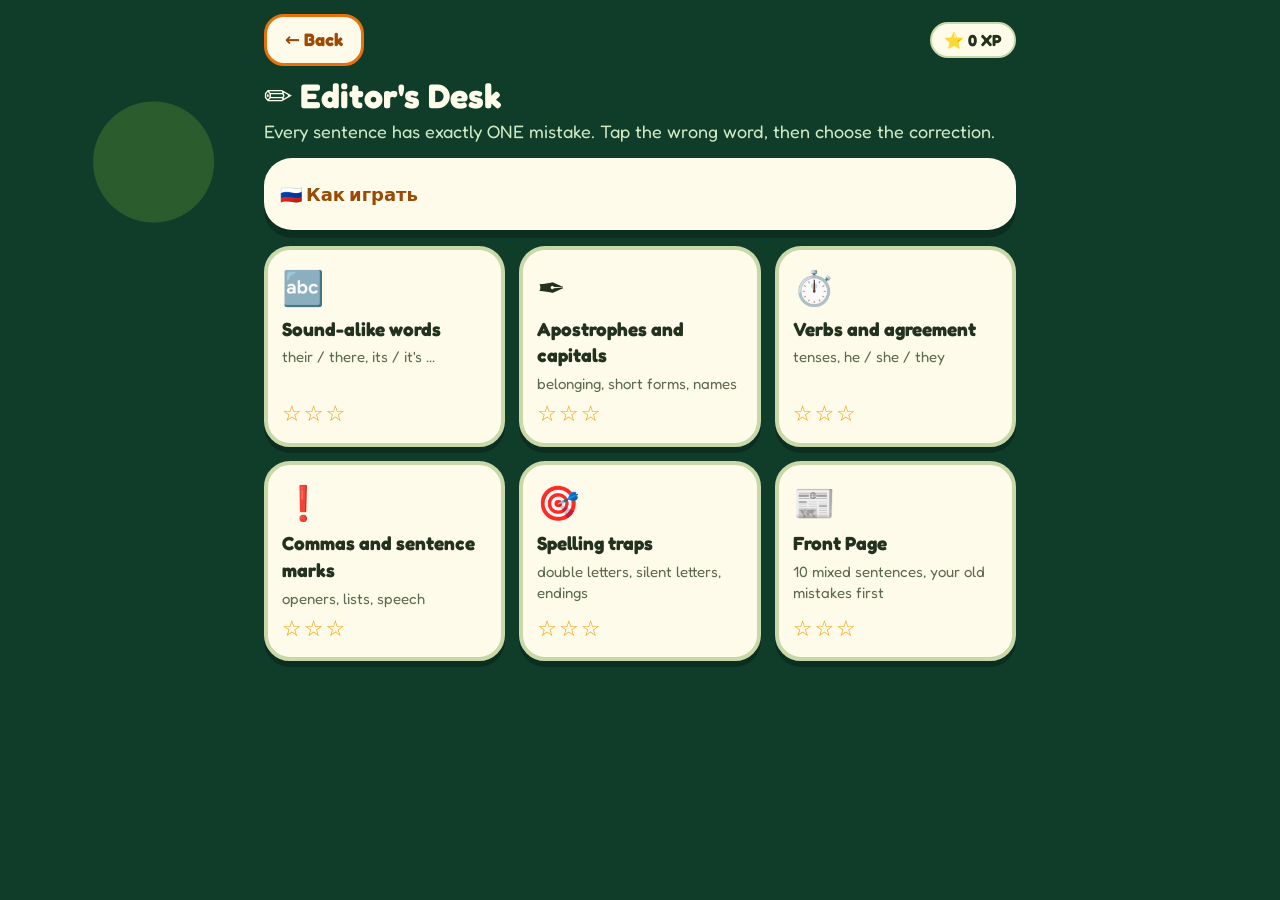
<file: tests/mock1-checkpoint-dec/game-editor/index.html>
<!doctype html>
<html lang="en">
<head>
<meta charset="utf-8">
<meta name="viewport" content="width=device-width, initial-scale=1, viewport-fit=cover">
<title>Editor's Desk - proofreading game</title>
<link rel="preconnect" href="https://fonts.googleapis.com">
<link rel="preconnect" href="https://fonts.gstatic.com" crossorigin>
<link rel="stylesheet" href="https://fonts.googleapis.com/css2?family=Fredoka:wght@400;600;700&display=swap">
<style>
:root{--bg:#0f3d2a;--card:#fffbea;--ink:#23311f;--soft:#5d6b52;--line:#c9d8a8;--brand:#e8710a;--tint:#ecf6cf;--good:#2e9e4a;--goodbg:#dff4d2;--bad:#d6452d;--badbg:#fde1d8;--font:"Fredoka","Trebuchet MS",system-ui,sans-serif}
*{box-sizing:border-box}
html,body{margin:0}
body{font-family:var(--font);color:var(--ink);font-size:18px;line-height:1.4;min-height:100vh;background:var(--bg) radial-gradient(circle at 12% 18%,rgba(163,230,53,.18) 0 60px,transparent 61px)}
button{font:inherit;color:inherit;cursor:pointer;touch-action:manipulation}
button:disabled{cursor:default}
.wrap{max-width:780px;margin:0 auto;padding:14px 14px 60px}
.top{display:flex;gap:8px;align-items:center;justify-content:space-between;flex-wrap:wrap;margin-bottom:10px}
.chips{display:flex;gap:6px;flex-wrap:wrap}
.chip{display:inline-flex;align-items:center;background:var(--card);border:2px solid var(--line);border-radius:999px;padding:5px 12px;font-weight:700;font-size:16px}
.btn{background:var(--brand);color:#fff;border:0;border-radius:20px;padding:10px 18px;min-height:52px;font-weight:700;box-shadow:0 5px 0 #9a4a05;display:inline-flex;align-items:center;justify-content:center;text-decoration:none}
.btn.ghost{background:var(--card);color:#9a4a05;border:3px solid var(--brand);box-shadow:none}
h1{color:#fffbea;font-size:34px;margin:8px 0 4px;line-height:1.15}
.sub{color:#cfe8c4;margin:0 0 14px}
.card{background:var(--card);border-radius:28px;padding:16px;box-shadow:0 8px 0 rgba(0,0,0,.25);margin-bottom:16px}
details summary{cursor:pointer;font-weight:700;color:#9a4a05;min-height:40px;display:flex;align-items:center}
details p{margin:4px 0 8px;font-size:16px}
.tiles{display:grid;grid-template-columns:repeat(auto-fill,minmax(200px,1fr));gap:14px}
.tile{background:var(--card);border:4px solid var(--line);border-radius:26px;box-shadow:0 6px 0 rgba(0,0,0,.25);padding:14px;text-align:left;display:flex;flex-direction:column;gap:4px;min-height:140px}
.tile .ico{font-size:34px}
.tile b{font-size:19px}
.tile small{color:var(--soft);font-size:15px}
.tile .st{margin-top:auto;font-size:22px;color:#f59e0b;letter-spacing:2px}
.sentence{display:flex;flex-wrap:wrap;gap:8px 6px;font-size:23px;line-height:1.3;margin:8px 0}
.wd{background:var(--tint);border:3px solid transparent;border-radius:14px;padding:6px 8px;min-height:46px;min-width:34px}
.wd.sel{border-color:var(--brand);background:#ffedd5}
.wd.ok{border-color:var(--good);background:var(--goodbg)}
.wd.no{border-color:var(--bad);background:var(--badbg)}
.opts{display:grid;gap:10px;margin-top:12px}
.opt{border:3px solid var(--line);background:#fff;border-radius:18px;padding:10px 14px;min-height:52px;text-align:left;font-weight:600;font-size:20px}
.opt.ok{border-color:var(--good);background:var(--goodbg)}
.opt.no{border-color:var(--bad);background:var(--badbg)}
.msg{font-weight:700;margin-top:10px}
.fb{margin-top:12px;border-radius:20px;padding:12px 14px;border:3px solid var(--good);background:var(--goodbg)}
.fb.bad{border-color:var(--bad);background:var(--badbg)}
.fb p{margin:6px 0}
.ru{color:var(--soft);font-size:16px}
.big{font-size:56px;text-align:center}
.center{text-align:center}
.row{display:flex;gap:10px;flex-wrap:wrap;justify-content:center;margin-top:12px}
</style>
</head>
<body>
<div class="wrap" id="app"></div>
<script>
(function(){
"use strict";
/* Each item: [sentence with ONE marker {wrong|right|other}, rule in English, rule in Russian].
   QA: ?level=<0-5> opens a level, ?selftest plays everything on a throw-away storage. */
const LEVELS=[
{ico:'🔤',name:'Sound-alike words',desc:'their / there, its / it\'s ...',items:[
 ['The players left {there|their|they\'re} boots by the door.','"Their" shows that something belongs to them. "There" is a place, "they\'re" means "they are".','their - принадлежит им; there - там; they\'re = they are.'],
 ['{Your|You\'re|Yore} going to love the new library.','"You\'re" is short for "you are". "Your" shows that something is yours.','you\'re = you are; your - твой, ваш.'],
 ['The puppy chased {it\'s|its|its\'} own tail.','"Its" shows belonging and has no apostrophe. "It\'s" only means "it is" or "it has".','its - его (без апострофа); it\'s = it is / it has.'],
 ['We walked {passed|past|paste} the old windmill.','"Past" tells where you went. "Passed" is the past tense of the verb "pass".','past - мимо; passed - прошел (глагол).'],
 ['This bag is {to|too|two} heavy for me to lift.','"Too" means more than enough. "To" shows direction or goes before a verb. "Two" is the number 2.','too - слишком; to - к; two - два.'],
 ['I don\'t know {weather|whether|wether} the shop is open.','"Whether" means "if". "Weather" is rain, sun and wind.','whether - ли; weather - погода.'],
 ['Please {right|write|rite} your name at the top of the page.','"Write" is what you do with a pen. "Right" means correct or the opposite of left.','write - писать; right - правильный, правый.'],
 ['There is a big {whole|hole|howl} in my left sock.','A "hole" is an empty space. "Whole" means all of something.','hole - дырка; whole - целый.']
]},
{ico:'✒️',name:'Apostrophes and capitals',desc:'belonging, short forms, names',items:[
 ['My {sisters|sister\'s|sisters\'} bike has a flat tyre, so she is walking.','One sister owns the bike: add apostrophe + s.','Велосипед одной сестры: апостроф + s.'],
 ['My two {cousin\'s|cousins\'|cousins} bikes are both red.','Two cousins own the bikes: the apostrophe goes after the s.','Много владельцев: апостроф после s.'],
 ['We {cant|can\'t|ca\'nt} find the key to the shed.','The apostrophe goes where the missing letters were: cannot = can\'t.','Апостроф ставится на месте пропущенных букв.'],
 ['We have swimming after school on {monday|Monday|MonDay}.','Days of the week always start with a capital letter.','Дни недели пишутся с большой буквы.'],
 ['The {childrens|children\'s|childrens\'} paintings are on the wall.','"Children" is already plural, so add apostrophe + s.','children уже множественное число: апостроф + s.'],
 ['My cousin speaks {french|French|FRench} at home.','Languages and nationalities start with a capital letter.','Языки и национальности - с большой буквы.'],
 ['She {didnt|didn\'t|did\'nt} hear the bell ring.','"Did not" becomes "didn\'t": the apostrophe replaces the o.','did not = didn\'t: апостроф вместо o.'],
 ['There are three {apple\'s|apples|apples\'} in the bowl.','A simple plural needs no apostrophe.','Обычное множественное число - без апострофа.']
]},
{ico:'⏱️',name:'Verbs and agreement',desc:'tenses, he / she / they',items:[
 ['We {go|went|goes} to the museum by bus yesterday.','"Yesterday" tells us it is the past, so go becomes went.','Вчера - прошедшее время: go - went.'],
 ['Each of the girls {have|has|having} a locker.','"Each" means one at a time, so use the singular verb "has".','each - каждый по одному: has.'],
 ['The box of crayons {are|is|be} on the top shelf.','The subject is "the box" (one thing), so use "is".','Подлежащее - коробка (одна): is.'],
 ['He has {wrote|written|writed} two letters this week.','After "has" use the past participle: written.','После has - третья форма: written.'],
 ['I {seen|saw|seed} a hedgehog in the garden last night.','Simple past of "see" is "saw". "Seen" needs has or have.','saw - прошедшее время; seen только с has/have.'],
 ['She runs {quick|quickly|quickness} to catch the ball.','A word that describes how she runs is an adverb: quickly.','Как бежит? Наречие: quickly.'],
 ['We {was|were|is} very tired after the long walk.','With "we" use "were".','С we - were.'],
 ['Dad {don\'t|doesn\'t|aren\'t} like cold soup.','With he, she or one person use "doesn\'t".','С одним человеком (он, она) - doesn\'t.']
]},
{ico:'❗',name:'Commas and sentence marks',desc:'openers, lists, speech',items:[
 ['After a long {climb|climb,|climb;} we finally reached the top.','Put a comma after a fronted adverbial (an opening phrase that tells when, where or how).','Запятая после вводного оборота в начале (когда, где, как).'],
 ['I packed a {torch|torch,|torch.} a map and a bottle of water.','Separate items in a list with commas.','Предметы в списке разделяются запятыми.'],
 ['"Where are you {going"|going?"|going"?} asked Mum.','A question inside speech marks ends with a question mark before the closing speech mark.','Вопрос в прямой речи: знак вопроса внутри кавычек.'],
 ['Although it was {snowing|snowing,|snowing.} the buses were still running.','When the sentence starts with "although", put a comma after that first part.','Придаточное с although в начале отделяется запятой.'],
 ['{However|However,|However?} the second plan worked much better.','"However" at the start of a sentence is followed by a comma.','После However в начале предложения - запятая.'],
 ['The dog barked {loudly Then|loudly. Then|loudly, Then} it ran to the gate.','Two complete sentences need a full stop between them, not nothing.','Между двумя предложениями нужна точка.'],
 ['{Mr Patel|Mr Patel,|Mr Patel.} who lives next door, keeps bees.','Extra information in the middle of a sentence has a comma before and after it.','Дополнительная часть в середине выделяется двумя запятыми.'],
 ['"Close the {gate"|gate,"|gate"!} shouted the farmer.','Speech followed by "shouted the farmer" needs a punctuation mark before the closing speech mark - here a comma.','Перед закрывающей кавычкой и словами автора - запятая.']
]},
{ico:'🎯',name:'Spelling traps',desc:'double letters, silent letters, endings',items:[
 ['We will {definately|definitely|definitly} come to your party.','Definitely has "finite" inside it.','definitely: внутри слово finite.'],
 ['It was {neccessary|necessary|necesary} to take a coat.','Necessary: one c, two s.','necessary: одна c, две s.'],
 ['The hotel can {accomodate|accommodate|acommodate} fifty guests.','Accommodate: two c and two m.','accommodate: две c и две m.'],
 ['They sailed to a {seperate|separate|seperete} island.','Separate has "a rat" in the middle: sep-a-rat-e.','separate: в середине a rat.'],
 ['I was {begining|beginning|beginnning} to feel hungry.','"Begin" ends with one vowel and one consonant in the stressed part, so double the n before -ing.','Перед -ing согласная удваивается: beginning.'],
 ['She is {makeing|making|makking} a model of a castle.','Drop the silent e before adding -ing.','Немая e выпадает перед -ing.'],
 ['The {babys|babies|babyes} were fast asleep.','Consonant + y: change y to i and add -es.','Согласная + y: y меняется на ies.'],
 ['He told us a very {intresting|interesting|interresting} story.','Interesting: do not skip the first e - in-ter-est-ing.','interesting: не пропускай e.']
]}
];
const FINAL=10, GKEY='sq:game:editors-desk', QKEY='sq:mock1-checkpoint-dec', PKEY='sq:profile';
const QS=new URLSearchParams(location.search), TEST=QS.has('selftest');
const mem={};
const LS=TEST?{getItem:k=>k in mem?mem[k]:null,setItem:(k,v)=>{mem[k]=String(v)}}:null;
function jget(k){try{const o=JSON.parse((LS||localStorage).getItem(k)||'null');return o&&typeof o==='object'&&!Array.isArray(o)?o:{}}catch(e){return {}}}
function jset(k,o){try{(LS||localStorage).setItem(k,JSON.stringify(o))}catch(e){}}
function dayStr(d){return d.getFullYear()+'-'+String(d.getMonth()+1).padStart(2,'0')+'-'+String(d.getDate()).padStart(2,'0')}
function touchDay(){const p=jget(PKEY),now=new Date(),t=dayStr(now);if(p.day===t)return;const y=new Date();y.setDate(y.getDate()-1);p.streak=p.day===dayStr(y)?(p.streak||0)+1:1;p.day=t;jset(PKEY,p)}
function addXp(n){try{const raw=(LS||localStorage).getItem(QKEY),q=raw==null?{}:JSON.parse(raw);if(q&&typeof q==='object'&&!Array.isArray(q)){q.xp=(+q.xp||0)+n;jset(QKEY,q)}}catch(e){}touchDay()}
function load(){const g=jget(GKEY);if(!g.stars||typeof g.stars!=='object')g.stars={};if(!g.miss||typeof g.miss!=='object')g.miss={};return g}
function esc(s){return String(s).replace(/&/g,'&amp;').replace(/</g,'&lt;').replace(/>/g,'&gt;').replace(/"/g,'&quot;')}
function shuf(a){a=a.slice();for(let i=a.length-1;i>0;i--){const j=Math.floor(Math.random()*(i+1));[a[i],a[j]]=[a[j],a[i]]}return a}
const MARK=/\{([^{}]+)\}/;
/* split a sentence into word buttons; the marked word keeps its punctuation neighbours as part of the same button */
function parse(it){
  const m=MARK.exec(it[0]),[wrong,right,other]=m[1].split('|');
  const pre=it[0].slice(0,m.index),post=it[0].slice(m.index+m[0].length);
  const lead=/\S*$/.exec(pre)[0],tail=/^\S*/.exec(post)[0];
  const before=pre.slice(0,pre.length-lead.length).split(/\s+/).filter(Boolean),after=post.slice(tail.length).split(/\s+/).filter(Boolean);
  const words=before.concat([lead+wrong+tail],after);
  return {words,bad:before.length,wrong:lead+wrong+tail,right:lead+right+tail,other:lead+other+tail,
    fixed:before.concat([lead+right+tail],after).join(' '),en:it[1],ru:it[2],id:it[0]};
}
const app=document.getElementById('app');
let G=load(),R=null;
function head(back){return `<div class="top">${back}<div class="chips"><span class="chip">⭐ ${+jget(QKEY).xp||0} XP</span></div></div>`}
function home(){
  R=null;G=load();
  const missed=Object.keys(G.miss).length;
  const tiles=LEVELS.map((l,i)=>`<button class="tile" data-l="${i}"><span class="ico">${l.ico}</span><b>${esc(l.name)}</b><small>${esc(l.desc)}</small><span class="st">${'★'.repeat(G.stars[i]||0)}${'☆'.repeat(3-(G.stars[i]||0))}</span></button>`).join('');
  app.innerHTML=head('<a class="btn ghost" href="../">← Back</a>')+`<h1>✏️ Editor's Desk</h1>
  <p class="sub">Every sentence has exactly ONE mistake. Tap the wrong word, then choose the correction.</p>
  <div class="card"><details><summary>🇷🇺 Как играть</summary><p>В каждом предложении ровно одна ошибка (орфография, пунктуация или грамматика). Нажми на слово с ошибкой, потом выбери, как правильно. Звезды - за ответы с первой попытки.</p></details></div>
  <div class="tiles">${tiles}<button class="tile" data-l="${LEVELS.length}"><span class="ico">📰</span><b>Front Page</b><small>${FINAL} mixed sentences, your old mistakes first</small>${missed?`<small>🎯 ${missed} to fix</small>`:''}<span class="st">${'★'.repeat(G.stars[LEVELS.length]||0)}${'☆'.repeat(3-(G.stars[LEVELS.length]||0))}</span></button></div>`;
  app.querySelectorAll('[data-l]').forEach(b=>b.onclick=()=>start(+b.dataset.l));
}
function pool(l){
  if(l<LEVELS.length)return shuf(LEVELS[l].items);
  const all=[].concat(...LEVELS.map(x=>x.items)),old=shuf(all.filter(i=>G.miss[i[0]])).slice(0,FINAL);
  return shuf(old.concat(shuf(all.filter(i=>!old.includes(i))).slice(0,FINAL-old.length)));
}
function start(l){G=load();R={l,items:pool(l).map(parse),i:0,first:0};show()}
function show(){
  const q=R.items[R.i];R.tries=0;R.found=false;R.done=false;R.clean=true;
  app.innerHTML=head('<button class="btn ghost" id="map">← Desk</button>')+`<div class="card"><div class="chips"><span class="chip">${R.i+1}/${R.items.length}</span><span class="chip">✅ ${R.first}</span></div>
  <div class="sentence">${q.words.map((w,i)=>`<button class="wd" data-w="${i}">${esc(w)}</button>`).join('')}</div><div class="msg" id="msg">Tap the part with the mistake.</div><div id="opts"></div><div id="fb"></div></div>`;
  document.getElementById('map').onclick=home;
  app.querySelectorAll('.wd').forEach(b=>b.onclick=()=>tap(+b.dataset.w,b));
}
function tap(i,b){
  if(R.done||R.found)return;const q=R.items[R.i];
  if(i!==q.bad){R.tries++;R.clean=false;b.classList.add('no');b.disabled=true;
    if(R.tries>=2){finish(false);return}
    document.getElementById('msg').textContent='That part is fine. One more try!';return}
  R.found=true;b.classList.add('sel');
  document.getElementById('msg').textContent='Found it! How should it be written?';
  const opts=shuf([q.right,q.other,q.wrong]);
  const box=document.getElementById('opts');
  box.innerHTML=`<div class="opts">${opts.map((o,k)=>`<button class="opt" data-k="${k}">${esc(o)}</button>`).join('')}</div>`;
  box.querySelectorAll('.opt').forEach(x=>x.onclick=()=>{
    if(R.done)return;const ok=opts[+x.dataset.k]===q.right;
    x.classList.add(ok?'ok':'no');
    box.querySelectorAll('.opt').forEach(y=>{y.disabled=true;if(opts[+y.dataset.k]===q.right)y.classList.add('ok')});
    finish(ok);
  });
}
function finish(ok){
  R.done=true;const q=R.items[R.i],perfect=ok&&R.clean;
  app.querySelectorAll('.wd').forEach((b,i)=>{b.disabled=true;if(i===q.bad){b.classList.remove('sel');b.classList.add('ok')}});
  G=load();
  if(perfect){R.first++;delete G.miss[q.id]}else G.miss[q.id]=1;
  jset(GKEY,G);
  const xp=perfect?5:ok?2:0;if(xp)addXp(xp);else touchDay();
  document.getElementById('msg').textContent='';
  const last=R.i===R.items.length-1;
  document.getElementById('fb').innerHTML=`<div class="fb ${ok?'':'bad'}"><b>${perfect?'Perfect edit! +5 XP':ok?'Fixed! +2 XP':'Not this time - read the rule.'}</b><p>✅ ${esc(q.fixed)}</p><p>${esc(q.en)}</p><details><summary>🇷🇺 По-русски</summary><p class="ru">${esc(q.ru)}</p></details></div><div class="row"><button class="btn" id="next">${last?'See results':'Next →'}</button></div>`;
  document.getElementById('next').onclick=()=>{if(last)results();else{R.i++;show()}};
}
function results(){
  const n=R.items.length,p=R.first/n,s=p>=0.875?3:p>=0.65?2:p>=0.4?1:0;
  G=load();G.stars[R.l]=Math.max(G.stars[R.l]||0,s);jset(GKEY,G);
  const l=R.l;
  app.innerHTML=head('<button class="btn ghost" id="map">← Desk</button>')+`<div class="card center"><div class="big">${s===3?'🏆':s?'📰':'💪'}</div><h2>${'★'.repeat(s)}${'☆'.repeat(3-s)}</h2><p><b>${R.first} of ${n}</b> perfect on the first try.</p><p>${s===3?'Ready for print!':'Wrong ones come back first in Front Page.'}</p><div class="row"><button class="btn" id="again">Play again</button><button class="btn ghost" id="desk">Choose a level</button></div></div>`;
  document.getElementById('map').onclick=home;document.getElementById('desk').onclick=home;document.getElementById('again').onclick=()=>start(l);
}
function selftest(){
  const bad=[],seen=new Set();let n=0,wrongPaths=0;
  LEVELS.forEach((lv,l)=>lv.items.forEach((it,i)=>{
    const w=l+'#'+(i+1);n++;
    if((it[0].match(/\{[^{}]+\}/g)||[]).length!==1){bad.push(w+' marker');return}
    const parts=MARK.exec(it[0])[1].split('|');if(parts.length!==3||new Set(parts).size!==3)bad.push(w+' needs 3 different forms');
    const q=parse(it);if(q.words[q.bad]!==q.wrong)bad.push(w+' bad index');if(/[{}|]/.test(q.words.join(' ')+q.fixed))bad.push(w+' leftover marker');
    if(seen.has(it[0]))bad.push(w+' duplicate');seen.add(it[0]);if(!it[1]||!it[2]||/[ёЁ—–]/.test(it.join(' ')))bad.push(w+' text')}));
  const $=s=>app.querySelector(s),next=()=>$('#next').click();
  const solve=()=>{const q=R.items[R.i];$(`.wd[data-w="${q.bad}"]`).click();[...app.querySelectorAll('.opt')].find(b=>b.textContent===q.right).click()};
  for(let l=0;l<=LEVELS.length;l++){start(l);const len=R.items.length;for(let k=0;k<len;k++){solve();next()}if(load().stars[l]!==3)bad.push('level '+l+' stars')}
  const xp=jget(QKEY).xp;const total=n+FINAL;if(xp!==total*5)bad.push('xp '+xp+' expected '+total*5);
  jset(QKEY,{xp:10,best:{a:1}});
  start(0);const q0=R.items[0];const others=q0.words.map((_,i)=>i).filter(i=>i!==q0.bad);
  $(`.wd[data-w="${others[0]}"]`).click();$(`.wd[data-w="${others[1]}"]`).click();wrongPaths++;
  if(!$('.fb.bad')||!load().miss[q0.id])bad.push('two wrong taps not recorded');next();
  const q1=R.items[1];$(`.wd[data-w="${q1.bad}"]`).click();[...app.querySelectorAll('.opt')].find(b=>b.textContent===q1.wrong).click();wrongPaths++;
  if(!$('.fb.bad')||!load().miss[q1.id])bad.push('wrong correction not recorded');
  const after=jget(QKEY);if(after.xp!==10||!after.best||after.best.a!==1)bad.push('quiz storage changed by wrong answers');
  G=load();if(!pool(LEVELS.length).some(i=>i[0]===q0.id))bad.push('old mistake not replayed');
  document.body.innerHTML='<pre id="selftest">'+(bad.length?'GAME_SELFTEST_FAIL '+esc(bad.join('; ')):'GAME_SELFTEST_OK levels='+(LEVELS.length+1)+' sentences='+n+' wrongPaths='+wrongPaths)+'</pre>';
}
if(TEST)selftest();else{const l=QS.get('level');if(l!==null&&+l>=0&&+l<=LEVELS.length)start(+l);else home()}
})();
</script>
</body>
</html>
</file>
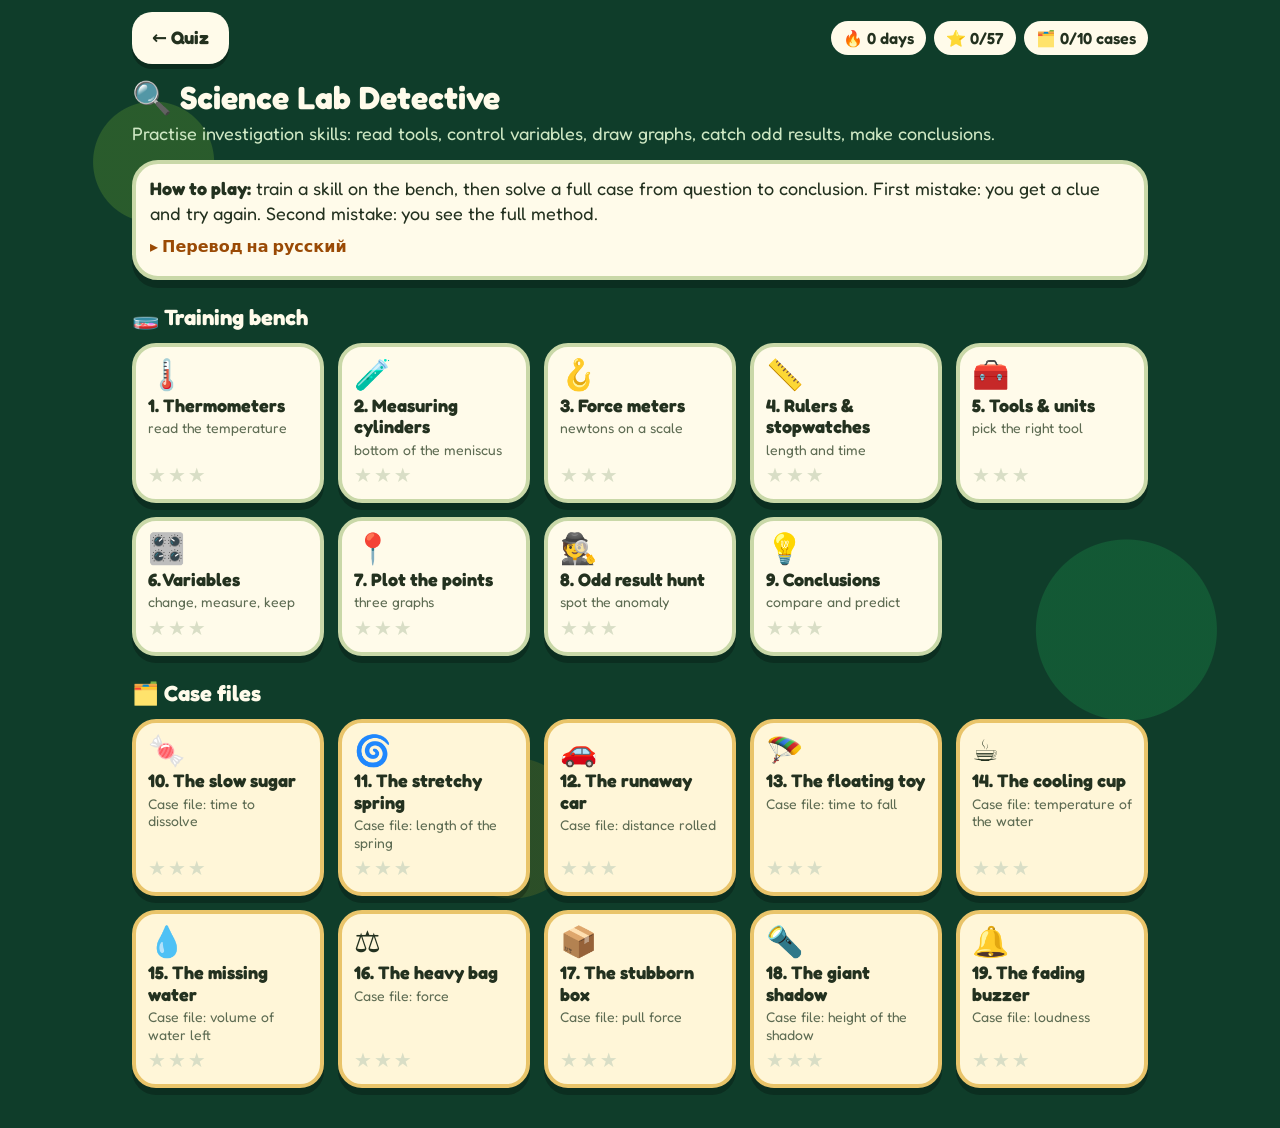
<file: tests/mock1-checkpoint-dec/game-lab/index.html>
<!doctype html>
<html lang="en">
<head>
<meta charset="utf-8">
<meta name="viewport" content="width=device-width, initial-scale=1, viewport-fit=cover">
<title>Science Lab Detective - investigation skills</title>
<link rel="preconnect" href="https://fonts.googleapis.com">
<link rel="preconnect" href="https://fonts.gstatic.com" crossorigin>
<link rel="stylesheet" href="https://fonts.googleapis.com/css2?family=Fredoka:wght@400;600;700&display=swap">
<style>
:root{--bg:#0f3d2a;--card:#fffbea;--ink:#23311f;--soft:#5d6b52;--line:#c9d8a8;--brand:#e8710a;--brand2:#f59e0b;--tint:#ecf6cf;
--good:#2e9e4a;--goodbg:#dff4d2;--bad:#d6452d;--badbg:#fde1d8;--warn:#e8a200;--warnbg:#fdf0c4;
--font:"Fredoka","Trebuchet MS",system-ui,sans-serif}
*{box-sizing:border-box}
html,body{margin:0}
body{background-color:var(--bg);background-image:radial-gradient(circle at 12% 18%,rgba(163,230,53,.18) 0 60px,transparent 61px),radial-gradient(circle at 88% 70%,rgba(34,197,94,.2) 0 90px,transparent 91px),radial-gradient(circle at 40% 92%,rgba(250,204,21,.12) 0 70px,transparent 71px);background-attachment:fixed;color:var(--ink);font-family:var(--font);font-size:18px;line-height:1.4;min-height:100vh;-webkit-tap-highlight-color:transparent;overflow-x:hidden}
button{font:inherit;cursor:pointer;color:inherit;touch-action:manipulation}
svg text{font-family:var(--font)}
.wrap{max-width:1040px;margin:0 auto;padding:12px 12px 40px}
.btn{font-weight:700;background:var(--brand);color:#fff;border:0;border-radius:20px;box-shadow:0 5px 0 #9a4a05;min-height:52px;min-width:52px;padding:10px 20px;display:inline-flex;align-items:center;justify-content:center;gap:8px;text-decoration:none;user-select:none;-webkit-user-select:none}
.btn:active{transform:translateY(4px);box-shadow:0 1px 0 #9a4a05}
.btn.alt{background:var(--card);color:var(--ink);box-shadow:0 5px 0 rgba(0,0,0,.28)}
.btn:disabled{opacity:.45;cursor:default}
.top{display:flex;gap:10px;align-items:center;justify-content:space-between;flex-wrap:wrap}
.chips{display:flex;gap:8px;flex-wrap:wrap}
.chip{background:var(--card);border-radius:30px;padding:6px 12px;font-weight:600;font-size:16px;white-space:nowrap}
h1{color:#fffbea;font-size:32px;margin:16px 0 4px;line-height:1.15}
h3.sec{color:#fffbea;margin:22px 0 10px;font-size:22px}
.sub{color:#cfe8c4;margin:0 0 14px}
.card{background:var(--card);border:4px solid var(--line);border-radius:26px;box-shadow:0 8px 0 rgba(0,0,0,.25);padding:12px 14px;min-width:0}
details.ru{margin-top:4px;font-size:16px}
details.ru summary{cursor:pointer;font-weight:600;color:#9a4a05;list-style:none;padding:5px 0;min-height:34px}
details.ru summary::-webkit-details-marker{display:none}
details.ru summary::before{content:"▸ "}
details.ru[open] summary::before{content:"▾ "}
.gl{display:flex;flex-wrap:wrap;gap:6px;margin-top:6px}
.gl span{background:var(--tint);border-radius:12px;padding:3px 9px;font-size:15px}
.map{display:grid;grid-template-columns:repeat(auto-fill,minmax(160px,1fr));gap:14px}
.lv{position:relative;text-align:left;background:var(--card);border:4px solid var(--line);border-radius:24px;box-shadow:0 7px 0 rgba(0,0,0,.25);padding:10px 12px;min-height:126px;display:flex;flex-direction:column;gap:3px;min-width:0}
.lv:active{transform:translateY(3px)}
.lv .ico{font-size:30px;line-height:1.15}
.lv .nm{font-weight:700;line-height:1.2}
.lv .ds{font-size:14px;color:var(--soft);line-height:1.25}
.lv .st{margin-top:auto;color:var(--brand2);font-size:20px;letter-spacing:2px}
.lv .st i{font-style:normal;color:#d9dec6}
.lv.case{border-color:#e9c46a;background:#fff6d8}
.lv.solved::after{content:"SOLVED";position:absolute;top:10px;right:8px;font-size:11px;font-weight:700;color:var(--bad);border:3px solid var(--bad);border-radius:8px;padding:0 5px;transform:rotate(8deg)}
.ptop{display:flex;gap:8px;align-items:center;margin-bottom:8px}
.ptop .btn{min-height:48px;padding:6px 14px;font-size:16px}
.ptitle{flex:1;min-width:0;color:#fffbea;font-weight:700;line-height:1.15;font-size:17px}
.ptitle small{display:block;color:#cfe8c4;font-weight:600;font-size:13px}
.clues{display:flex;gap:4px;margin:0 0 8px}
.clues i{flex:1;height:10px;border-radius:6px;background:rgba(255,251,234,.22)}
.clues i.on{background:#a3e635}
.clues i.now{background:var(--brand2)}
.pgrid{display:grid;grid-template-columns:minmax(0,1fr);grid-template-areas:"task" "stage" "ctrl";gap:10px}
#task{grid-area:task}
#stage{grid-area:stage}
#ctrl{grid-area:ctrl;min-width:0}
#stage:empty{display:none}
.case-q{font-size:14px;color:var(--soft);font-weight:600;line-height:1.3;margin-bottom:4px}
.instr{font-weight:700;font-size:20px;line-height:1.3}
.sub2{font-size:16px;line-height:1.35;margin-top:3px}
#stage.card{padding:8px;display:flex;flex-direction:column;align-items:center;gap:6px}
.inst{display:block;width:100%;height:min(290px,32vh)}
.inst.wide{height:auto;max-height:300px}
.inst.round{height:min(250px,30vh)}
.graph{display:block;width:100%;max-width:540px;height:auto;touch-action:manipulation;user-select:none;-webkit-user-select:none}
table.res{border-collapse:collapse;width:100%;max-width:520px;font-size:15px;text-align:center}
table.res th,table.res td{border:2px solid var(--line);padding:3px 4px;line-height:1.25}
table.res th{background:var(--tint);font-weight:700}
table.res.tap td{padding:12px 4px;cursor:pointer;font-size:20px;font-weight:600;background:#fff}
table.res.tap tr.sel td{background:#ffe8b0}
table.res.tap tr.no td{background:var(--badbg)}
table.res.tap tr.yes td{background:var(--goodbg)}
.disp{background:#fff;border:4px solid var(--brand);border-radius:18px;min-height:58px;display:flex;align-items:center;justify-content:center;gap:10px;font-size:32px;font-weight:700;margin-bottom:8px}
.disp .ph{color:#b9c3a4;font-size:19px;font-weight:600}
.disp .unit{color:var(--soft);font-size:22px}
.pad{display:grid;grid-template-columns:repeat(4,minmax(0,1fr));gap:7px}
.key{min-height:52px;border:0;border-radius:16px;background:var(--card);font-size:25px;font-weight:700;box-shadow:0 4px 0 rgba(0,0,0,.28);user-select:none;-webkit-user-select:none}
.key:active{transform:translateY(3px);box-shadow:0 1px 0 rgba(0,0,0,.28)}
.key.fn{background:var(--tint)}
.key.ok{background:var(--brand);color:#fff;box-shadow:0 4px 0 #9a4a05;grid-column:span 3}
.opts{display:flex;flex-direction:column;gap:10px}
.opt{min-height:60px;border:4px solid var(--line);border-radius:20px;background:var(--card);font-size:19px;font-weight:600;box-shadow:0 5px 0 rgba(0,0,0,.25);padding:8px 12px;text-align:left;line-height:1.3}
.opt.no{background:var(--badbg);border-color:var(--bad);opacity:.7;cursor:default}
.opt.yes{background:var(--goodbg);border-color:var(--good)}
.opt:disabled{cursor:default}
.vcard{background:var(--card);border:4px solid var(--line);border-radius:20px;padding:8px 10px;margin-bottom:9px}
.vcard.no{border-color:var(--bad);background:var(--badbg)}
.vcard.yes{border-color:var(--good);background:var(--goodbg)}
.vcard .t{font-weight:700;line-height:1.25;margin-bottom:6px}
.seg{display:grid;grid-template-columns:repeat(3,minmax(0,1fr));gap:6px}
.seg button{min-height:48px;border:3px solid var(--line);border-radius:14px;background:#fff;font-size:14px;font-weight:600;line-height:1.15;padding:2px}
.seg button.sel{background:var(--brand);border-color:#9a4a05;color:#fff}
.wide{width:100%;margin-top:10px;font-size:20px;min-height:58px}
table.res.wt th{text-align:left;font-size:13px;width:34%}
table.res.wt td.now{background:#ffb84d;font-weight:700}
table.res.wt td{font-weight:600}
.pointno{color:#fffbea;font-weight:700;text-align:center;margin-bottom:6px;font-size:15px}
.nudge{display:grid;grid-template-columns:repeat(4,minmax(0,1fr));gap:8px}
.nudge .btn{min-height:52px;padding:4px;font-size:22px}
.fb{border:4px solid var(--good);background:var(--goodbg);border-radius:24px;padding:10px 14px;margin-bottom:10px}
.fb.bad{border-color:var(--bad);background:var(--badbg)}
.fb h2{margin:0 0 4px;font-size:20px}
.fb .trap{background:var(--warnbg);border-radius:14px;padding:7px 10px;margin:6px 0;font-weight:600}
.fb ol{margin:6px 0;padding-left:22px}
.fb li{margin:4px 0}
.fb .act{margin-top:8px}
.fb .act .btn{width:100%;font-size:19px}
.done{text-align:center;max-width:580px;margin:20px auto}
.done .big{font-size:60px;color:var(--brand2);letter-spacing:6px}
.done .big i{font-style:normal;color:#d9dec6}
.done .row{display:flex;gap:12px;justify-content:center;flex-wrap:wrap;margin-top:14px}
.stamp{display:inline-block;border:6px solid var(--bad);color:var(--bad);font-weight:700;font-size:28px;border-radius:14px;padding:4px 18px;transform:rotate(-7deg);margin:8px}
@media (max-width:600px){body{font-size:17px}.map{grid-template-columns:repeat(2,minmax(0,1fr));gap:10px}.chip{font-size:14px;padding:5px 9px}.instr{font-size:18px}}
@media (min-width:700px) and (max-width:899px){.inst{height:440px}.inst.round{height:360px}.inst.wide{height:auto}.key{min-height:62px}.graph{max-width:640px}}
@media (min-width:900px){
 .pgrid{grid-template-columns:minmax(0,1.15fr) minmax(0,1fr);grid-template-areas:"stage task" "stage ctrl";grid-template-rows:auto 1fr;align-items:start}
 .pgrid.nostage{grid-template-columns:minmax(0,1fr) minmax(0,1fr);grid-template-areas:"task ctrl";grid-template-rows:auto}
 .inst{height:min(520px,calc(100vh - 160px))}.inst.wide{height:auto;max-height:400px}.inst.round{height:min(440px,calc(100vh - 160px))}
 .graph{max-width:min(560px,calc((100vh - 270px)*1.06))}
}
@media (min-width:900px) and (max-height:880px){.key{min-height:42px;font-size:22px}.pad{gap:6px}.disp{min-height:46px;font-size:26px}.fb{font-size:16px;padding:8px 12px}.fb ol{margin:3px 0}.fb li{margin:1px 0}.fb h2{font-size:18px;margin:0}.fb .trap{margin:4px 0;padding:5px 9px}.opt{min-height:52px;font-size:18px}}
@media (prefers-reduced-motion:reduce){*{animation:none!important;transition:none!important}}
</style>
</head>
<body>
<div class="wrap" id="app"></div>
<script>
/* =====================================================================
   Science Lab Detective - scientific enquiry practice. All data generated.
   Storage (every access guarded):
     'sq:mock1-checkpoint-dec'  quiz record; the game only adds to "xp"
     'sq:profile'               shared daily streak {day, streak}
     'sq:game:lab-detective'    game progress (no "xp" field)
   QA: ?level=1..19 [&step=n] [&tier=1..3] [&seed=n]
       [&show=wrong|solution|right|done]     ?selftest
   ===================================================================== */
'use strict';
const QS=new URLSearchParams(location.search), SELFTEST=QS.has('selftest');
const GKEY='sq:game:lab-detective', QKEY='sq:mock1-checkpoint-dec', PKEY='sq:profile';
let seed=QS.has('seed')?(+QS.get('seed')>>>0):(SELFTEST?20261203:((Date.now()^(Math.random()*1e9))>>>0));
function rnd(){seed=(seed+0x6D2B79F5)|0;let t=Math.imul(seed^(seed>>>15),1|seed);t=(t+Math.imul(t^(t>>>7),61|t))^t;return((t^(t>>>14))>>>0)/4294967296}
const ri=(a,b)=>a+Math.floor(rnd()*(b-a+1));
const one=a=>a[Math.floor(rnd()*a.length)];
function shuffle(a){a=a.slice();for(let i=a.length-1;i>0;i--){const j=Math.floor(rnd()*(i+1));[a[i],a[j]]=[a[j],a[i]]}return a}
const pickN=(a,n)=>shuffle(a).slice(0,n);
const num=v=>{const r=Math.round(v*100)/100;return (r<0?'−':'')+String(Math.abs(r))};
const toNum=s=>{s=String(s).trim().replace(/−/g,'-').replace(',','.');return /^-?\d+(\.\d*)?$/.test(s)?Number(s):NaN};
const esc=s=>String(s).replace(/[&<>"]/g,c=>({'&':'&amp;','<':'&lt;','>':'&gt;','"':'&quot;'}[c]));
const low=s=>s.charAt(0).toLowerCase()+s.slice(1);
const cap=s=>s.charAt(0).toUpperCase()+s.slice(1);

/* =====================================================================
   INSTRUMENTS (SVG). cls "lb" = scale numbers, "tk" = tick marks,
   "ptr"/"liq"/"men"/"obj"/"ndl" = the thing to be read.
   ===================================================================== */
const TOOLS={
  thermo:{name:'thermometer',unit:'°C',q:'temperature',tip:'Read the top of the liquid. Keep your eye level with it.',ru:'Смотри на верх столбика жидкости, глаза на его уровне.'},
  cyl:{name:'measuring cylinder',unit:'ml',q:'volume of a liquid',tip:'Read the BOTTOM of the curved surface (the meniscus), with your eye level with it.',ru:'Читай по НИЖНЕЙ точке изогнутой поверхности (мениска), глаза на ее уровне.'},
  force:{name:'force meter',unit:'N',q:'force',tip:'Read the scale at the pointer. On this meter the numbers get bigger going DOWN.',ru:'Смотри, где стрелка-указатель. На этом динамометре числа растут ВНИЗ.'},
  ruler:{name:'ruler or tape measure',unit:'cm',q:'length',tip:'Start at the 0 mark and read where the object ends.',ru:'Начинай от отметки 0 и смотри, где кончается предмет.'},
  dial:{name:'stopwatch',unit:'s',q:'time',tip:'Follow the needle to the scale and count the small marks.',ru:'Посмотри, куда показывает стрелка, и посчитай маленькие деления.'},
  meter:{name:'sound level meter',unit:'dB',q:'loudness of a sound',tip:'Follow the needle to the scale and count the small marks.',ru:'Посмотри, куда показывает стрелка, и посчитай маленькие деления.'},
  balance:{name:'balance (scales)',unit:'g',q:'mass'}
};
/* cfg = {min,max,major,minor,unit?} */
function instSVG(type,cfg,v,hi){
  const u=cfg.unit||TOOLS[type].unit,n=Math.round((cfg.max-cfg.min)/cfg.minor),per=Math.round(cfg.major/cfg.minor);
  const val=i=>cfg.min+i*cfg.minor,frac=x=>(x-cfg.min)/(cfg.max-cfg.min),R2=x=>Math.round(x*100)/100;
  const isMaj=i=>Math.abs(val(i)/cfg.major-Math.round(val(i)/cfg.major))<1e-6;
  const isMid=i=>per%2===0&&Math.abs(val(i)/(cfg.major/2)-Math.round(val(i)/(cfg.major/2)))<1e-6;
  const lit=i=>hi&&val(i)>=hi.a-1e-9&&val(i)<=hi.b+1e-9;
  const tick=(i,x1,y1,x2,y2)=>'<line class="tk" x1="'+R2(x1)+'" y1="'+R2(y1)+'" x2="'+R2(x2)+'" y2="'+R2(y2)+'" stroke="'+(lit(i)?'#d6452d':'#23311f')+'" stroke-width="'+(isMaj(i)?2.6:lit(i)?2.2:1.3)+'"/>';
  const lab=(i,x,y,a,size)=>'<text class="lb" x="'+R2(x)+'" y="'+R2(y)+'" dy="0.35em" text-anchor="'+a+'" font-size="'+(size||19)+'" font-weight="700" fill="'+(hi&&(Math.abs(val(i)-hi.a)<1e-9||Math.abs(val(i)-hi.b)<1e-9)?'#d6452d':'#23311f')+'">'+num(val(i))+'</text>';
  let b='',vb,cls='inst';
  if(type==='thermo'){
    vb='0 0 200 380';const Y=x=>R2(320-280*frac(x));
    b+='<rect x="62" y="20" width="30" height="320" rx="15" fill="#fff" stroke="#23311f" stroke-width="3"/><circle cx="77" cy="347" r="24" fill="#d6452d" stroke="#23311f" stroke-width="3"/>';
    b+='<rect class="liq" x="68" y="'+Y(v)+'" width="18" height="'+R2(335-Y(v))+'" fill="#d6452d"/>';
    for(let i=0;i<=n;i++){const y=Y(val(i));b+=tick(i,92,y,isMaj(i)?114:isMid(i)?108:103,y);if(isMaj(i))b+=lab(i,120,y,'start')}
    b+='<text x="150" y="22" font-size="19" font-weight="700" fill="#5d6b52">'+u+'</text>';
  }else if(type==='cyl'){
    vb='0 0 200 380';const Y=x=>R2(330-290*frac(x)),y=Y(v);
    b+='<path d="M45 335 L45 22 M135 22 L135 335" stroke="#23311f" stroke-width="3" fill="none"/><path d="M30 366 L150 366 L135 335 L45 335 Z" fill="#cfd8dc" stroke="#23311f" stroke-width="3"/>';
    b+='<path d="M46.5 '+R2(y-7)+' Q90 '+R2(y+7)+' 133.5 '+R2(y-7)+' L133.5 334 L46.5 334 Z" fill="#9fd4f5"/><path class="men" d="M46.5 '+R2(y-7)+' Q90 '+R2(y+7)+' 133.5 '+R2(y-7)+'" fill="none" stroke="#1565a8" stroke-width="2.5"/>';
    for(let i=0;i<=n;i++){const yy=Y(val(i));b+=tick(i,isMaj(i)?78:isMid(i)?88:94,yy,133.5,yy);if(isMaj(i))b+=lab(i,143,yy,'start')}
    b+='<text x="90" y="16" font-size="19" font-weight="700" fill="#5d6b52" text-anchor="middle">'+u+'</text>';
  }else if(type==='force'){
    vb='0 0 200 380';const Y=x=>R2(56+250*frac(x)),y=Y(v);
    b+='<circle cx="88" cy="14" r="9" fill="none" stroke="#23311f" stroke-width="4"/><rect x="45" y="24" width="108" height="300" rx="16" fill="#fff" stroke="#23311f" stroke-width="3"/>';
    let z='M62 32';const m=10;for(let i=1;i<=m;i++)z+=' L'+(i%2?52:72)+' '+R2(32+(y-32)*i/(m+1));z+=' L62 '+y;
    b+='<path d="'+z+'" fill="none" stroke="#78909c" stroke-width="3"/><line x1="62" y1="'+y+'" x2="62" y2="352" stroke="#78909c" stroke-width="4"/><path d="M62 352 q0 16 -12 12" fill="none" stroke="#23311f" stroke-width="4"/>';
    for(let i=0;i<=n;i++){const yy=Y(val(i));b+=tick(i,88,yy,isMaj(i)?112:isMid(i)?108:104,yy);if(isMaj(i))b+=lab(i,118,yy,'start')}
    b+='<line class="ptr" x1="50" y1="'+y+'" x2="100" y2="'+y+'" stroke="#d6452d" stroke-width="5"/><text x="162" y="40" font-size="20" font-weight="700" fill="#5d6b52">'+u+'</text>';
  }else if(type==='ruler'){
    vb='0 0 380 150';cls='inst wide';const X=x=>R2(24+332*frac(x));
    b+='<rect class="obj" x="'+X(cfg.min)+'" y="28" width="'+R2(X(v)-X(cfg.min))+'" height="26" rx="2" fill="#f59e0b" stroke="none"/><line x1="'+X(v)+'" y1="18" x2="'+X(v)+'" y2="72" stroke="#d6452d" stroke-width="2" stroke-dasharray="5 4"/>';
    b+='<rect x="10" y="70" width="360" height="62" rx="6" fill="#fff3c4" stroke="#23311f" stroke-width="2.5"/>';
    for(let i=0;i<=n;i++){const xx=X(val(i));b+=tick(i,xx,71,xx,isMaj(i)?96:isMid(i)?88:83);if(isMaj(i))b+=lab(i,xx,112,'middle',cfg.max/cfg.major>12?13:17)}
    b+='<text x="360" y="18" font-size="18" font-weight="700" fill="#5d6b52" text-anchor="end">'+u+'</text>';
  }else{
    vb='0 0 270 270';cls='inst round';const C=135,ang=x=>(120+300*frac(x))*Math.PI/180,P=(r,x)=>[R2(C+r*Math.cos(ang(x))),R2(C+r*Math.sin(ang(x)))];
    b+='<circle cx="135" cy="135" r="130" fill="#fff" stroke="#23311f" stroke-width="5"/>';
    for(let i=0;i<=n;i++){const p=P(isMaj(i)?101:isMid(i)?108:112,val(i)),q=P(124,val(i));b+=tick(i,p[0],p[1],q[0],q[1]);if(isMaj(i)){const l=P(80,val(i));b+=lab(i,l[0],l[1],'middle')}}
    const e=P(116,v);b+='<line class="ndl" x1="135" y1="135" x2="'+e[0]+'" y2="'+e[1]+'" stroke="#d6452d" stroke-width="4" stroke-linecap="round"/><circle cx="135" cy="135" r="9" fill="#23311f"/><text x="135" y="222" font-size="24" font-weight="700" fill="#5d6b52" text-anchor="middle">'+u+'</text>';
  }
  return '<svg class="'+cls+'" viewBox="'+vb+'" xmlns="http://www.w3.org/2000/svg" role="img" aria-label="'+TOOLS[type].name+'"><rect x="-200" y="-200" width="900" height="900" fill="#fffbea"/>'+b+'</svg>';
}
const SCALES={
  thermo:[[{min:0,max:20,major:5,minor:1}],
          [{min:0,max:50,major:10,minor:2},{min:0,max:100,major:20,minor:5},{min:0,max:60,major:10,minor:2}],
          [{min:-20,max:30,major:10,minor:2},{min:-10,max:15,major:5,minor:1},{min:34,max:42,major:1,minor:0.2},{min:0,max:120,major:20,minor:4}]],
  cyl:[[{min:0,max:100,major:20,minor:10},{min:0,max:50,major:10,minor:5}],
       [{min:0,max:50,major:10,minor:2},{min:0,max:100,major:20,minor:5},{min:0,max:250,major:50,minor:10}],
       [{min:0,max:25,major:5,minor:0.5},{min:0,max:100,major:10,minor:2},{min:0,max:500,major:100,minor:20}]],
  force:[[{min:0,max:10,major:1,minor:0.5},{min:0,max:20,major:2,minor:1}],
         [{min:0,max:5,major:1,minor:0.2},{min:0,max:10,major:2,minor:0.5},{min:0,max:50,major:10,minor:2}],
         [{min:0,max:2,major:0.5,minor:0.1},{min:0,max:20,major:5,minor:1},{min:0,max:100,major:20,minor:4}]],
  ruler:[[{min:0,max:10,major:1,minor:0.5},{min:0,max:50,major:10,minor:5}],
         [{min:0,max:8,major:1,minor:0.2},{min:0,max:100,major:20,minor:5}],
         [{min:0,max:200,major:50,minor:10},{min:0,max:60,major:10,minor:2},{min:0,max:10,major:2,minor:0.25}]],
  dial:[[{min:0,max:60,major:10,minor:5},{min:0,max:30,major:5,minor:1}],
        [{min:0,max:60,major:10,minor:2},{min:0,max:100,major:20,minor:5}],
        [{min:0,max:6,major:1,minor:0.2},{min:0,max:10,major:2,minor:0.5},{min:0,max:120,major:20,minor:4}]]
};
function readTask(type,cfg,v,tier){
  const t=TOOLS[type],u=cfg.unit||t.unit,A=Math.min(cfg.max-cfg.major,Math.floor(v/cfg.major+1e-9)*cfg.major),B=A+cfg.major,n=Math.round(cfg.major/cfg.minor),k=Math.round((v-A)/cfg.minor);
  const hint=['Find the two numbers around the mark: <b>'+num(A)+'</b> and <b>'+num(B)+'</b> (shown in red).','Count the small SPACES between them: <b>'+n+'</b>.','One small space = '+num(cfg.major)+' ÷ '+n+' = <b>'+num(cfg.minor)+' '+u+'</b>.','Now count the spaces from '+num(A)+' to your mark.'];
  const sol=hint.slice(0,3).concat(['The mark is '+k+' space'+(k===1?'':'s')+' past '+num(A)+': '+num(A)+' + '+k+' × '+num(cfg.minor)+' = <b>'+num(v)+' '+u+'</b>.']);
  const onLabel=Math.abs(v/cfg.major-Math.round(v/cfg.major))<1e-6;
  if(onLabel){hint.length=0;hint.push('Look very carefully: is the mark between two numbers, or exactly level with one of them?','Follow the mark straight across to the scale.');
    sol.length=0;sol.push('The mark is exactly level with a printed number, so no counting is needed.','The reading is <b>'+num(v)+' '+u+'</b>.')}
  return {type:'read',tool:type,cfg,v,tier,unit:u,A,B,k,onLabel,instr:'Read the '+t.name+'. Type the value.',hint,sol,tip:t.tip,ru:'Сними показание прибора и набери число. '+t.ru,gl:[['reading','показание прибора'],['space','промежуток между делениями']].concat(type==='cyl'?[['meniscus','мениск (изгиб поверхности)'],['measuring cylinder','мерный цилиндр']]:type==='force'?[['force meter','динамометр'],['newton (N)','ньютон']]:type==='thermo'?[['thermometer','термометр']]:type==='dial'?[['stopwatch','секундомер'],['needle','стрелка']]:[['ruler','линейка'],['tape measure','рулетка']])};
}
function genRead(type,tier){
  const cfg=one(SCALES[type][tier-1]),n=Math.round((cfg.max-cfg.min)/cfg.minor),per=Math.round(cfg.major/cfg.minor);
  let i;do{i=ri(type==='ruler'||type==='dial'||type==='force'?Math.max(2,Math.floor(n/6)):2,n-1)}while((cfg.min+i*cfg.minor)%cfg.major===0||Math.abs((cfg.min+i*cfg.minor)/cfg.major-Math.round((cfg.min+i*cfg.minor)/cfg.major))<1e-6&&per>1);
  const v=Math.round((cfg.min+i*cfg.minor)*100)/100;
  return readTask(type,cfg,v,tier);
}

/* =====================================================================
   INVESTIGATIONS
   y axis: 10 grid lines of size g; every value sits on a line or half-way.
   steps/start are in half-lines.
   ===================================================================== */
const INV=[
 {id:'sugar',ico:'🍬',name:'The slow sugar',q:'Does the temperature of the water change the time sugar takes to dissolve?',ru:'Влияет ли температура воды на время растворения сахара?',
  iv:{card:'Temperature of the water',head:'Water temperature (°C)',unit:'°C',xs:[20,30,40,50,60],word:'a water temperature of'},dv:{card:'Time the sugar takes to dissolve',head:'Time to dissolve (s)',unit:'s',name:'time to dissolve'},
  cv:['Volume of water','Mass of sugar','Number of stirs','Type of sugar','Shape of the cup'],tool:'dial',scale:{min:0,max:100,major:20,minor:5},g:10,dir:-1,start:[17,20],steps:[3,4],
  con:{right:'The warmer the water, the less time the sugar takes to dissolve.',rev:'The warmer the water, the more time the sugar takes to dissolve.',none:'The water temperature makes no difference to the dissolving time.',vague:'The sugar dissolved in every cup of water.'},
  gl:[['dissolve','растворяться'],['temperature','температура'],['volume','объем'],['mass','масса'],['stir','перемешивание'],['shape','форма']]},
 {id:'spring',ico:'🌀',name:'The stretchy spring',q:'Does the mass hung on a spring change the length of the spring?',ru:'Влияет ли масса груза на пружине на длину пружины?',
  iv:{card:'Mass hung on the spring',head:'Mass (g)',unit:'g',xs:[100,200,300,400,500],word:'a mass of'},dv:{card:'Length of the spring',head:'Spring length (cm)',unit:'cm',name:'length of the spring'},
  cv:['Which spring is used','Where the length is measured from','The ruler used','How long you wait before measuring'],tool:'ruler',scale:{min:0,max:25,major:5,minor:1},g:2,dir:1,start:[4,6],steps:[3,3],
  con:{right:'The greater the mass, the longer the spring.',rev:'The greater the mass, the shorter the spring.',none:'The mass makes no difference to the length of the spring.',vague:'The spring is made of metal.'},
  gl:[['spring','пружина'],['mass','масса'],['hung','подвешенный'],['length','длина'],['measured from','измеряют от']]},
 {id:'ramp',ico:'🚗',name:'The runaway car',q:'Does the height of a ramp change the distance a toy car rolls?',ru:'Влияет ли высота горки на расстояние, которое проезжает машинка?',
  iv:{card:'Height of the ramp',head:'Ramp height (cm)',unit:'cm',xs:[5,10,15,20,25],word:'a ramp height of'},dv:{card:'Distance the car rolls',head:'Distance rolled (cm)',unit:'cm',name:'distance rolled'},
  cv:['Which toy car is used','Surface of the floor','Starting point on the ramp','Letting go of the car without a push'],tool:'ruler',scale:{min:0,max:200,major:50,minor:10},g:20,dir:1,start:[3,5],steps:[3,4],
  con:{right:'The higher the ramp, the further the car rolls.',rev:'The higher the ramp, the shorter the distance the car rolls.',none:'The height of the ramp makes no difference to the distance.',vague:'The car rolled along the floor each time.'},
  gl:[['ramp','наклонная плоскость, горка'],['height','высота'],['distance','расстояние'],['surface','поверхность'],['push','толчок'],['further','дальше']]},
 {id:'chute',ico:'🪂',name:'The floating toy',q:'Does the area of a parachute change the time it takes to fall?',ru:'Влияет ли площадь парашюта на время падения?',
  iv:{card:'Area of the parachute',head:'Parachute area (cm²)',unit:'cm²',xs:[100,200,300,400,500],word:'a parachute area of'},dv:{card:'Time taken to fall',head:'Fall time (s)',unit:'s',name:'time to fall'},
  cv:['Mass of the toy underneath','Height it is dropped from','Material of the parachute','Length of the strings'],tool:'dial',scale:{min:0,max:6,major:1,minor:0.2},g:0.4,dir:1,start:[3,4],steps:[3,4],
  con:{right:'The bigger the parachute, the longer it takes to fall.',rev:'The bigger the parachute, the less time it takes to fall.',none:'The size of the parachute makes no difference to the fall time.',vague:'Every parachute reached the ground.'},
  gl:[['parachute','парашют'],['area','площадь'],['fall','падать'],['dropped','брошенный (отпущенный)'],['material','материал'],['strings','стропы, нитки']]},
 {id:'cool',ico:'☕',name:'The cooling cup',q:'Does the time that passes change the temperature of a cup of hot water?',ru:'Меняется ли со временем температура чашки горячей воды?',
  iv:{card:'Time since the start',head:'Time (minutes)',unit:'minutes',xs:[0,5,10,15,20],word:'a time of'},dv:{card:'Temperature of the water',head:'Water temperature (°C)',unit:'°C',name:'temperature of the water'},
  cv:['Volume of water','Which cup is used','Temperature of the room','Which thermometer is used'],tool:'thermo',scale:{min:0,max:100,major:20,minor:5},g:10,dir:-1,start:[17,18],steps:[4,3,3,2],curve:true,oddMin:5,
  con:{right:'The more time passes, the cooler the water becomes.',rev:'The more time passes, the warmer the water becomes.',none:'The temperature stays the same as time passes.',vague:'The water was poured into a cup.'},
  gl:[['passes','проходит'],['cooler','прохладнее'],['volume','объем'],['room','комната'],['since','с момента']]},
 {id:'evap',ico:'💧',name:'The missing water',q:'Does the temperature of a place change the volume of water left in a dish after one day?',ru:'Влияет ли температура места на объем воды, оставшейся в блюдце через день?',
  iv:{card:'Temperature of the place',head:'Place temperature (°C)',unit:'°C',xs:[10,15,20,25,30],word:'a temperature of'},dv:{card:'Volume of water left after one day',head:'Water left (ml)',unit:'ml',name:'volume of water left'},
  cv:['Volume of water at the start','Shape and size of the dish','How long the dish is left','How windy the place is'],tool:'cyl',scale:{min:0,max:100,major:20,minor:5},g:10,dir:-1,start:[17,19],steps:[2,3],
  con:{right:'The warmer the place, the less water is left after one day.',rev:'The warmer the place, the more water is left after one day.',none:'The temperature makes no difference to the water left.',vague:'There was water in every dish at the start.'},
  gl:[['dish','блюдце, чашка'],['volume','объем'],['left','оставшийся'],['windy','ветрено'],['evaporate','испаряться']]},
 {id:'weight',ico:'⚖️',name:'The heavy bag',q:'Does the mass of a bag of marbles change the reading on a force meter?',ru:'Влияет ли масса мешочка с шариками на показание динамометра?',
  iv:{card:'Mass of the bag',head:'Mass (g)',unit:'g',xs:[200,400,600,800,1000],word:'a mass of'},dv:{card:'Reading on the force meter',head:'Force (N)',unit:'N',name:'force'},
  cv:['Which force meter is used','Holding the meter still and straight','The planet where you do the test','Which bag holds the marbles'],tool:'force',scale:{min:0,max:12,major:2,minor:0.5},g:1,dir:1,start:[4,4],steps:[4,4],
  con:{right:'The greater the mass, the greater the force reading.',rev:'The greater the mass, the smaller the force reading.',none:'The mass makes no difference to the force reading.',vague:'The marbles were kept inside a bag.'},
  gl:[['marbles','стеклянные шарики'],['force meter','динамометр'],['reading','показание'],['mass','масса'],['still','неподвижно']]},
 {id:'drag',ico:'📦',name:'The stubborn box',q:'Does the mass inside a box change the force needed to drag it?',ru:'Влияет ли масса внутри коробки на силу, нужную, чтобы тащить ее?',
  iv:{card:'Mass inside the box',head:'Mass in box (g)',unit:'g',xs:[200,400,600,800,1000],word:'a mass of'},dv:{card:'Force needed to drag the box',head:'Pull force (N)',unit:'N',name:'pull force'},
  cv:['Surface the box is dragged on','Which box is used','Speed of pulling','Direction of pulling'],tool:'force',scale:{min:0,max:12,major:2,minor:0.5},g:1,dir:1,start:[3,4],steps:[3,4],
  con:{right:'The more mass in the box, the bigger the force needed to drag it.',rev:'The more mass in the box, the smaller the force needed to drag it.',none:'The mass makes no difference to the force needed.',vague:'The box moved when it was pulled.'},
  gl:[['drag','тащить волоком'],['surface','поверхность'],['speed','скорость'],['direction','направление'],['pull','тянуть']]},
 {id:'shadow',ico:'🔦',name:'The giant shadow',q:'Does the distance from a torch to a toy change the height of the shadow on the wall?',ru:'Влияет ли расстояние от фонарика до игрушки на высоту тени на стене?',
  iv:{card:'Distance from the torch to the toy',head:'Torch to toy (cm)',unit:'cm',xs:[10,20,30,40,50],word:'a distance of'},dv:{card:'Height of the shadow',head:'Shadow height (cm)',unit:'cm',name:'height of the shadow'},
  cv:['Height of the toy','Distance from the toy to the wall','Which torch is used','Height of the torch above the table'],tool:'ruler',scale:{min:0,max:50,major:10,minor:2},g:4,dir:-1,start:[18,20],steps:[5,4,3,2],curve:true,
  con:{right:'The further the torch is from the toy, the shorter the shadow.',rev:'The further the torch is from the toy, the taller the shadow.',none:'The distance makes no difference to the height of the shadow.',vague:'A shadow appeared on the wall each time.'},
  gl:[['torch','фонарик'],['shadow','тень'],['distance','расстояние'],['height','высота'],['further','дальше'],['taller','выше']]},
 {id:'sound',ico:'🔔',name:'The fading buzzer',q:'Does the distance from a buzzer change how loud it sounds on a sound meter?',ru:'Влияет ли расстояние до зуммера на громкость по шумомеру?',
  iv:{card:'Distance from the buzzer',head:'Distance (m)',unit:'m',xs:[1,2,3,4,5],word:'a distance of'},dv:{card:'Loudness shown on the sound meter',head:'Loudness (dB)',unit:'dB',name:'loudness'},
  cv:['Which buzzer is used','Background noise in the room','Direction the meter points','Which sound meter is used'],tool:'meter',scale:{min:0,max:100,major:20,minor:5},g:10,dir:-1,start:[16,17],steps:[3,2,2,1],curve:true,
  con:{right:'The further from the buzzer, the quieter the sound.',rev:'The further from the buzzer, the louder the sound.',none:'The distance makes no difference to the loudness.',vague:'The buzzer made a sound in every test.'},
  gl:[['buzzer','зуммер, звонок'],['loud','громкий'],['quieter','тише'],['further','дальше'],['background noise','фоновый шум'],['sound meter','шумомер']]}
];
/* extra investigations used only on the "variables" bench */
const VAR_EXTRA=[
 {q:'Does the type of paper towel change the volume of water it soaks up?',ru:'Влияет ли вид бумажного полотенца на объем впитанной воды?',iv:{card:'Type of paper towel'},dv:{card:'Volume of water soaked up'},cv:['Size of the piece of towel','Time the towel stays in the water','Volume of water in the tray','Number of layers'],gl:[['paper towel','бумажное полотенце'],['soak up','впитывать'],['layers','слои'],['tray','поднос, ванночка']]},
 {q:'Does the material wrapped round a cup change the temperature of the drink after 20 minutes?',ru:'Влияет ли материал обертки чашки на температуру напитка через 20 минут?',iv:{card:'Material wrapped round the cup'},dv:{card:'Temperature of the drink after 20 minutes'},cv:['Volume of the drink','Starting temperature of the drink','Which cup is used','Thickness of the wrapping'],gl:[['wrapped','обернутый'],['material','материал'],['thickness','толщина'],['drink','напиток']]},
 {q:'Does the number of cells in a circuit change the brightness of the lamp?',ru:'Влияет ли число батареек в цепи на яркость лампы?',iv:{card:'Number of cells'},dv:{card:'Brightness of the lamp'},cv:['Which lamp is used','Length of the wires','Number of lamps','Type of cell'],gl:[['cell','элемент питания, батарейка'],['circuit','электрическая цепь'],['brightness','яркость'],['wire','провод']]},
 {q:'Does the type of soil change the time water takes to drain through it?',ru:'Влияет ли тип почвы на время, за которое вода просачивается сквозь нее?',iv:{card:'Type of soil'},dv:{card:'Time the water takes to drain through'},cv:['Volume of water poured in','Mass of soil','Size of the funnel','Type of filter paper'],gl:[['soil','почва'],['drain','просачиваться'],['funnel','воронка'],['poured','налитый']]},
 {q:'Does the volume of water change the time it takes to boil?',ru:'Влияет ли объем воды на время закипания?',iv:{card:'Volume of water'},dv:{card:'Time taken to boil'},cv:['Heat setting of the heater','Starting temperature of the water','Which pan is used','Lid on or off'],gl:[['boil','кипеть'],['heat setting','уровень нагрева'],['pan','кастрюля'],['lid','крышка']]},
 {q:'Does the height a ball is dropped from change the height it bounces?',ru:'Влияет ли высота, с которой бросают мяч, на высоту отскока?',iv:{card:'Height the ball is dropped from'},dv:{card:'Height of the bounce'},cv:['Which ball is used','Surface it lands on','Dropping it without a push','Air pressure inside the ball'],gl:[['dropped','отпущенный'],['bounce','отскок'],['surface','поверхность'],['air pressure','давление воздуха']]}
];
const ROLES=[['iv','I change it'],['dv','I measure it'],['cv','Keep it the same']];
const VRU=[['I change it','я меняю это'],['I measure it','я измеряю это'],['Keep it the same','оставляю одинаковым']];

function genData(inv){
  /* half-line positions, monotonic, then one odd result */
  for(;;){
    let h=[ri(inv.start[0],inv.start[1])];
    for(let i=0;i<4;i++){const s=inv.curve?inv.steps[i]:ri(inv.steps[0],inv.steps[1]);h.push(h[i]+inv.dir*s)}
    if(h.some(x=>x<1||x>20))continue;
    const a=ri(1,3),cands=[];
    for(let v=1;v<=20;v++){
      if(Math.abs(v-(h[a-1]+h[a+1])/2)<5)continue;
      if(inv.oddMin&&(v<inv.oddMin||v>h[0]))continue;   /* odd value must still be physically possible */
      const g=h.slice();g[a]=v;
      const fits=i=>{const r=g.filter((_,j)=>j!==i);return r.every((x,j)=>!j||(x-r[j-1])*inv.dir>0)};
      if(!fits(a)||[0,1,2,3,4].some(i=>i!==a&&fits(i)))continue;
      if(g.some((x,i)=>i!==a&&x===v))continue;
      cands.push(v);
    }
    if(!cands.length)continue;
    const clean=h.slice();h[a]=one(cands);
    const val=x=>Math.round(x*inv.g/2*100)/100;
    return {xs:inv.iv.xs.slice(),ys:h.map(val),trend:clean.map(val),a};
  }
}
const head=inv=>[inv.iv.head,inv.dv.head];
const GL_ENQ=[['investigation','исследование, опыт'],['result','результат'],['graph','график']];

function sortTask(inv){
  const cards=[{t:inv.iv.card,r:'iv'},{t:inv.dv.card,r:'dv'}].concat(pickN(inv.cv,3).map(t=>({t,r:'cv'})));
  return {type:'sort',inv,q:inv.q,cards:shuffle(cards),instr:'Sort the variables. For each card, choose one button.',
    hint:['Read the question again: "Does <b>A</b> change <b>B</b>?"','<b>A</b> is the thing you change on purpose (independent variable).','<b>B</b> is the thing you measure to get your results (dependent variable).','Everything else must stay the same (control variables), or the test is not fair.'],
    sol:['I change it (independent variable): <b>'+inv.iv.card+'</b>.','I measure it (dependent variable): <b>'+inv.dv.card+'</b>.','All the other cards stay the same (control variables), so the test is fair.'],
    ru:'Разложи переменные: что ты меняешь, что измеряешь, что оставляешь одинаковым. Вопрос опыта: '+inv.ru,gl:VRU.concat(inv.gl,[['variable','переменная (то, что может меняться)'],['fair test','честный опыт']])};
}
function pickTask(o){o.type='pick';o.opts=shuffle(o.opts);return o}
const FAIR_OK=['So the test is fair: only one thing is changed on purpose.','To make it a fair test, so that only one thing causes a change.','So the test is fair and you know what caused any change.'];
const FAIR_BAD=[
  ['So every result in the table comes out as the same number.','The results are supposed to differ if the thing you test has an effect.'],
  ['So the investigation can be finished as quickly as possible.','Speed is not the reason for controlling a variable.'],
  ['So that you do not need to measure anything at the end.','You always need to measure your results.'],
  ['So that you can change two different things at the same time.','Only one thing should be changed on purpose.'],
  ['So that the thing you are testing cannot have any effect.','You want to find out whether it has an effect, not to stop it.'],
  ['So that you never need to repeat any of your measurements.','Repeating results is still useful, however carefully you plan.']];
function fairTask(inv){
  const c=one(inv.cv);
  return pickTask({sub:'fair',inv,q:inv.q,instr:'Why must you control this in your test: "'+c+'"?',cv:c,
    opts:[{t:one(FAIR_OK),ok:true}].concat(pickN(FAIR_BAD,3).map(b=>({t:b[0],why:b[1]}))),
    hint:['A control variable is kept the same.','Ask yourself: if two things changed at once, would you know which one caused the result?'],
    sol:['Keep it the same so that the test is <b>fair</b>.','If only one thing changes on purpose, any change in the results is caused by that thing.'],
    ru:'Почему это нужно оставлять одинаковым? Вопрос опыта: '+inv.ru,gl:[['control','контролировать, держать постоянным'],['fair','честный'],['on purpose','специально'],['quickly','быстро']].concat(inv.gl)});
}
const TOOLKEYS=Object.keys(TOOLS);
function toolTask(inv){
  const right=inv.tool,others=pickN(TOOLKEYS.filter(k=>k!==right&&!(right==='ruler'&&k==='ruler')),3);
  return pickTask({sub:'tool',inv,q:inv.q,instr:'Which tool do you need to measure the '+inv.dv.name+'?',tool:right,
    opts:[right].concat(others).map(k=>({t:cap(TOOLS[k].name),k,ok:k===right,why:'A '+TOOLS[k].name+' measures '+TOOLS[k].q+'.'})),
    hint:['Look at the unit in the results: <b>'+inv.dv.unit+'</b>.','Which tool has a scale in that unit?'],
    sol:['The '+inv.dv.name+' is measured in <b>'+inv.dv.unit+'</b>.','Use a <b>'+TOOLS[right].name+'</b>.'],
    ru:'Каким прибором измерить то, что нужно в опыте?',gl:TOOL_GL.concat(inv.gl)});
}
const TOOL_GL=[['thermometer','термометр'],['measuring cylinder','мерный цилиндр'],['force meter','динамометр'],['ruler','линейка'],['tape measure','рулетка'],['stopwatch','секундомер'],['sound level meter','шумомер'],['balance (scales)','весы'],['tool','инструмент, прибор'],['unit','единица измерения'],['measure','измерять']];
const THINGQ=[
  ['the temperature of soup','thermo'],['the temperature of melting ice','thermo'],['the temperature in a fridge','thermo'],
  ['the volume of orange juice','cyl'],['the volume of rain collected in a jar','cyl'],['the volume of water poured into a plant pot','cyl'],
  ['the force needed to open a drawer','force'],['the pull needed to drag a shoe','force'],['the weight of a pencil case, in newtons','force'],
  ['the length of a leaf','ruler'],['how far a paper plane flies','ruler'],['the height of a seedling','ruler'],
  ['how long a sugar cube takes to dissolve','dial'],['how long an ice cube takes to melt','dial'],['the time a marble takes to roll down a tube','dial'],
  ['how loud a school bell is','meter'],['how much noise gets through a pair of ear muffs','meter'],
  ['the mass of an apple, in grams','balance'],['the mass of salt left after evaporation, in grams','balance'],['the mass of a stone, in grams','balance']];
function toolBench(){
  const [thing,k]=one(THINGQ);
  if(rnd()<.6){
    const others=pickN(TOOLKEYS.filter(x=>x!==k),3);
    return pickTask({sub:'tool',thing,tool:k,instr:'You want to measure '+thing+'. Which tool do you choose?',
      opts:[k].concat(others).map(x=>({t:cap(TOOLS[x].name),k:x,ok:x===k,why:'A '+TOOLS[x].name+' measures '+TOOLS[x].q+'.'})),
      hint:['First decide what kind of quantity it is: temperature, volume, force, length, time, loudness or mass.','Then pick the tool made for that quantity.'],
      sol:['This is a '+TOOLS[k].q+'.','Use a <b>'+TOOLS[k].name+'</b> (unit: '+TOOLS[k].unit+').'],
      ru:'Какой прибор выбрать для этого измерения?',gl:TOOL_GL.concat([['soup','суп'],['melting','тающий'],['fridge','холодильник'],['jar','банка'],['plant pot','цветочный горшок'],['drawer','выдвижной ящик'],['drag','тащить'],['weight','вес'],['leaf','лист'],['paper plane','бумажный самолетик'],['seedling','росток'],['sugar cube','кубик сахара'],['marble','шарик'],['loud','громкий'],['ear muffs','защитные наушники'],['mass','масса'],['evaporation','испарение'],['stone','камень']])});
  }
  const keys=['thermo','cyl','force','ruler','dial','meter','balance'],x=one(keys),units=keys.map(q=>TOOLS[q].unit);
  const others=pickN(units.filter(q=>q!==TOOLS[x].unit),3);
  return pickTask({sub:'unit',tool:x,instr:'Which unit would you read on a '+TOOLS[x].name+'?',
    opts:[TOOLS[x].unit].concat(others).map(q=>{const o=keys.find(y=>TOOLS[y].unit===q);return {t:q,ok:q===TOOLS[x].unit,why:q+' is the unit for '+TOOLS[o].q+'.'}}),
    hint:['Think what this tool measures: '+TOOLS[x].q+'.','°C is temperature, ml is volume, N is force, cm is length, s is time, dB is loudness, g is mass.'],
    sol:['A '+TOOLS[x].name+' measures '+TOOLS[x].q+'.','Its unit here is <b>'+TOOLS[x].unit+'</b>.'],
    ru:'В каких единицах показывает этот прибор?',gl:TOOL_GL});
}
function plotTask(inv,d){
  const g=inv.g;
  return {type:'plot',inv,d,instr:'Plot the points: tap the graph, adjust, then Pin.',
    ru:'Отметь точки на графике: нажми на график, подвинь стрелками и нажми Pin. По горизонтали - то, что меняли; по вертикали - то, что измеряли.',
    gl:[['plot','отмечать точки на графике'],['axis (axes)','ось (оси)'],['grid line','линия сетки'],['halfway','посередине'],['pin','закрепить']].concat(inv.gl),g};
}
function anomGraph(inv,d){
  return {type:'anom',view:'graph',inv,d,q:inv.q,instr:'One result does not fit the pattern. Tap it on the graph.',
    hint:['Run your finger along the points, from left to right.','Most of them follow the same smooth trend (all going '+'the same way, without a jump). Which one breaks it?'],
    sol:['The other points go steadily '+(inv.dir>0?'up':'down')+'.','The point at '+num(d.xs[d.a])+' '+inv.iv.unit+' breaks the trend: it is the odd (anomalous) result.'],
    ru:'Один результат не вписывается в закономерность. Нажми на него.',gl:[['pattern','закономерность'],['fit','вписываться'],['anomalous result','аномальный (выпадающий) результат'],['trend','тенденция']].concat(inv.gl)};
}
function anomTable(inv,d){const t=anomGraph(inv,d);t.view='table';t.instr='One result does not fit the pattern. Tap that row in the table.';t.hint[0]='Read down the second column, one number at a time.';return t}
const REPEATS=[['time for an ice cube to melt','s',200,3],['distance a toy car rolls','cm',120,3],['time a spinning top keeps spinning','s',24,1],['temperature of warm water in the same jug','°C',46,1],['volume of water soaked up by a sponge','ml',60,2],['height of a ball bounce','cm',75,2],['time for sugar to dissolve','s',48,2],['force needed to drag the same box','N',14,1]];
function anomRepeat(){
  const [what,u,base,sp]=one(REPEATS),m=base+ri(-2,2)*sp,off=shuffle([-1,0,0,1,1]).map(k=>k*sp),vals=off.map(o=>m+o),a=ri(0,4);
  const jump=sp*ri(10,14);vals[a]=m+(rnd()<.5&&m-jump>0?-jump:jump);
  return {type:'anom',view:'repeat',rep:{what,u,vals},d:{a},instr:'The same test was repeated 5 times. Tap the odd result.',
    hint:['Repeats of the same test should give numbers that are close together.','Which number is far away from all the others?'],
    sol:['Four results are close to each other.','<b>'+num(vals[a])+' '+u+'</b> is far from the rest, so it is the anomalous result.'],
    ru:'Один и тот же опыт повторили 5 раз. Нажми на результат, который сильно отличается.',gl:[['repeated','повторен'],['odd result','странный (выпадающий) результат'],['ice cube','кубик льда'],['melt','таять'],['spinning top','волчок'],['jug','кувшин'],['soaked up','впитанный'],['sponge','губка'],['bounce','отскок'],['drag','тащить'],['dissolve','растворяться'],['distance','расстояние']]};
}
const FIXQ=[
 ['One result looks very different from the pattern. What should you do?',
  ['Measure that one again, in the same way, to check it.',['Change the number so that it fits the pattern.','Never invent or change results. Check by measuring again.'],['Delete all the other results and keep only this one.','The other results agree with each other. The odd one is the one to check.'],['Change several variables and then carry on.','That would make the test unfair.']]],
 ['Why do scientists repeat their measurements?',
  ['To spot odd results and make the results more reliable.',['To make the odd results look bigger.','Repeating helps you check results, not make mistakes bigger.'],['So that they can change two variables at once.','In a fair test only one variable is changed on purpose.'],['So that the table looks longer and nicer.','The reason is to check the results.']]],
 ['You measure the odd result again. The new value fits the pattern. What does this show?',
  ['The first measurement was probably a mistake.',['The pattern was wrong from the start.','The new value agrees with the pattern, so the pattern looks right.'],['The tool must now be thrown away.','One wrong measurement does not mean the tool is broken.'],['The test cannot be called fair any more.','Checking a result is good science and keeps the test fair.']]]];
function fixTask(i){
  const [q,[ok,...bad]]=FIXQ[i===undefined?ri(0,FIXQ.length-1):i];
  return pickTask({sub:'fix',instr:q,opts:[{t:ok,ok:true}].concat(bad.map(b=>({t:b[0],why:b[1]}))),
    hint:['Good scientists check doubtful results. They never invent numbers.','Think: how can you find out whether that result is right?'],
    sol:['<b>'+ok+'</b>','Repeating measurements shows which results you can trust.'],
    ru:'Что нужно делать с подозрительным результатом и зачем повторять измерения?',gl:[['measure','измерять'],['pattern','закономерность'],['check','проверить'],['delete','удалить'],['carry on','продолжать'],['reliable','надежный'],['spot','замечать'],['probably','вероятно'],['thrown away','выброшен'],['value','значение'],['invent','выдумывать']]});
}
function conTask(inv,d){
  const c=inv.con;
  return pickTask({sub:'concl',inv,d,q:inv.q,instr:'Look at the results. Which is the best conclusion?',showGraph:true,
    opts:[{t:c.right,ok:true,claim:inv.dir},
      {t:c.rev,claim:-inv.dir,why:'Check the graph: as you move right, do the points go up or down? This sentence says the opposite.'},
      {t:c.none,claim:0,why:'The results do change from one test to the next, so there is an effect.'},
      {t:c.vague,claim:null,why:'That may be true, but it does not answer the question. A conclusion compares: "the more ..., the ...".'}],
    hint:['A good conclusion answers the question and COMPARES: "The ___er the ___, the ___er the ___."','Follow the points from left to right (ignore the odd one). Do they go up or down?'],
    sol:['As the '+low(inv.iv.card)+' goes up, the '+inv.dv.name+' goes '+(inv.dir>0?'up':'down')+'.','So: <b>'+c.right+'</b>'],
    ru:'Выбери лучший вывод по результатам. Вопрос опыта: '+inv.ru,gl:[['conclusion','вывод'],['no difference','никакой разницы'],['makes','делает; составляет'],['every','каждый']].concat(inv.gl,[['warmer','теплее'],['longer','длиннее; дольше'],['shorter','короче'],['greater','больше'],['smaller','меньше'],['bigger','крупнее'],['higher','выше'],['quieter','тише'],['louder','громче']])});
}
function predTask(inv,d){
  const pairs=[0,1,2,3].filter(i=>i!==d.a&&i+1!==d.a),i=one(pairs),x=(d.xs[i]+d.xs[i+1])/2,y1=d.ys[i],y2=d.ys[i+1],lo=Math.min(y1,y2),hi=Math.max(y1,y2),g=inv.g;
  const mid=Math.round((y1+y2)/2/(g/4))*(g/4),R=v=>Math.round(v*100)/100;
  const wrong=shuffle([lo-g,hi+g,hi+g*2,lo-g*2,hi+g*3,hi+g*4].filter(v=>v>0)).slice(0,3);
  const u=inv.dv.unit;
  return pickTask({sub:'pred',inv,d,q:inv.q,x,i,showGraph:true,instr:'Predict the '+inv.dv.name+' for '+inv.iv.word+' '+num(x)+' '+inv.iv.unit+'.',
    opts:[{t:num(R(mid))+' '+u,v:R(mid),ok:true}].concat(wrong.map(v=>({t:num(R(v))+' '+u,v:R(v),why:'That is outside the two results on either side of '+num(x)+'.'}))),
    hint:[num(x)+' is between '+num(d.xs[i])+' and '+num(d.xs[i+1])+' on the bottom axis.','A sensible prediction lies BETWEEN the results for those two.'],
    sol:['At '+num(d.xs[i])+' the result is '+num(y1)+' '+u+'. At '+num(d.xs[i+1])+' it is '+num(y2)+' '+u+'.','So at '+num(x)+' expect a value between them: about <b>'+num(R(mid))+' '+u+'</b>.'],
    ru:'Предскажи результат для значения, которое не проверяли.',gl:[['predict','предсказать'],['between','между'],['outside','вне'],['sensible','разумный']].concat(inv.gl)});
}
function caseTasks(inv){
  const d=genData(inv);
  const meter=inv.tool==='meter'?'meter':inv.tool;
  /* prefer rows whose value falls between printed numbers, often including the odd result */
  const between=i=>Math.abs(d.ys[i]/inv.scale.major-Math.round(d.ys[i]/inv.scale.major))>1e-6;
  const order=shuffle([0,1,2,3,4]);if(rnd()<.5)order.unshift(order.splice(order.indexOf(d.a),1)[0]);
  const rows=order.filter(between).concat(order.filter(i=>!between(i))).slice(0,2).sort();
  const reads=rows.map((r,j)=>{const t=readTask(meter==='meter'?'dial':meter,meter==='meter'?Object.assign({unit:'dB'},inv.scale):inv.scale,d.ys[r],2);
    if(meter==='meter'){t.instr='Read the sound level meter. Type the value.';t.tool='dial';t.gl=[['sound level meter','шумомер'],['needle','стрелка'],['reading','показание']]}
    t.inv=inv;t.d=d;t.row=r;t.hidden=rows.slice(j);t.instr+=' It is the result for '+num(d.xs[r])+' '+inv.iv.unit+'.';return t});
  const A=anomGraph(inv,d);
  return [sortTask(inv),fairTask(inv),toolTask(inv)].concat(reads,[plotTask(inv,d),A,fixTask(),conTask(inv,d),predTask(inv,d)]);
}

/* ---------- levels ---------- */
const BENCH=[
 {ico:'🌡️',name:'Thermometers',ds:'read the temperature',n:8,adapt:true,gen:(t)=>genRead('thermo',t)},
 {ico:'🧪',name:'Measuring cylinders',ds:'bottom of the meniscus',n:8,adapt:true,gen:(t)=>genRead('cyl',t)},
 {ico:'🪝',name:'Force meters',ds:'newtons on a scale',n:8,adapt:true,gen:(t)=>genRead('force',t)},
 {ico:'📏',name:'Rulers & stopwatches',ds:'length and time',n:8,adapt:true,gen:(t,i)=>genRead(i%2?'dial':'ruler',t)},
 {ico:'🧰',name:'Tools & units',ds:'pick the right tool',n:8,gen:()=>toolBench()},
 {ico:'🎛️',name:'Variables',ds:'change, measure, keep',n:6,gen:(t,i)=>i%3===2?fairTask(one(INV)):sortTask(one(INV.concat(VAR_EXTRA)))},
 {ico:'📍',name:'Plot the points',ds:'three graphs',n:3,gen:()=>{const inv=one(INV);return plotTask(inv,genData(inv))}},
 {ico:'🕵️',name:'Odd result hunt',ds:'spot the anomaly',n:8,gen:(t,i)=>{const inv=one(INV);return i%4===0?anomTable(inv,genData(inv)):i%4===1?anomGraph(inv,genData(inv)):i%4===2?anomRepeat():fixTask()}},
 {ico:'💡',name:'Conclusions',ds:'compare and predict',n:6,gen:(t,i)=>{const inv=one(INV),d=genData(inv);return i%3===2?predTask(inv,d):conTask(inv,d)}}
];
const LV=BENCH.map(b=>Object.assign({case:false},b)).concat(INV.map(inv=>({case:true,inv,ico:inv.ico,name:inv.name,ds:'Case file: '+inv.dv.name,n:10})));

/* ---------- storage ---------- */
const MEM={};
const LS=SELFTEST?{getItem:k=>k in MEM?MEM[k]:null,setItem:(k,v)=>{MEM[k]=String(v)}}:{getItem:k=>localStorage.getItem(k),setItem:(k,v)=>localStorage.setItem(k,v)};
function jget(k){try{const v=LS.getItem(k);if(v==null)return {};const o=JSON.parse(v);return (o&&typeof o==='object'&&!Array.isArray(o))?o:{}}catch(e){return {}}}
function jset(k,o){try{LS.setItem(k,JSON.stringify(o))}catch(e){}}
function dayStr(d){return d.getFullYear()+'-'+String(d.getMonth()+1).padStart(2,'0')+'-'+String(d.getDate()).padStart(2,'0')}
function yesterday(){const d=new Date();d.setDate(d.getDate()-1);return dayStr(d)}
function touchDay(){const p=jget(PKEY),today=dayStr(new Date());if(p.day===today)return;p.streak=p.day===yesterday()?(p.streak||0)+1:1;p.day=today;jset(PKEY,p)}
function streak(){const p=jget(PKEY);return (p.day===dayStr(new Date())||p.day===yesterday())?(p.streak||0):0}
function addQuizXp(x){
  try{const raw=LS.getItem(QKEY);let o={};if(raw!=null){o=JSON.parse(raw);if(!o||typeof o!=='object'||Array.isArray(o))return}
    o.xp=(+o.xp||0)+x;LS.setItem(QKEY,JSON.stringify(o))}catch(e){}
}
let G;
function loadG(){G=jget(GKEY);for(const k of ['stars','tiers','up'])if(!G[k]||typeof G[k]!=='object')G[k]={};for(const k of ['answered','right','row','bestRow'])G[k]=+G[k]||0}
const saveG=()=>jset(GKEY,G);

/* =====================================================================
   GRAPH
   ===================================================================== */
const GX0=58,GX1=372,GY0=18,GY1=300;
const gx=i=>Math.round((GX0+(GX1-GX0)*(i+.5)/5)*100)/100;
const gy=h=>Math.round((GY1-(GY1-GY0)*h/20)*100)/100;   /* h = half-lines 0..20 */
function graphSVG(inv,d,o){
  o=o||{};let b='<rect x="0" y="0" width="390" height="354" rx="14" fill="#fff"/>';
  for(let k=0;k<=10;k++){const y=gy(2*k);b+='<line x1="'+GX0+'" y1="'+y+'" x2="'+GX1+'" y2="'+y+'" stroke="'+(k%2?'#dde3d0':'#b9c3a4')+'" stroke-width="1.4"/>';
    if(k%2===0)b+='<text class="ylb" x="'+(GX0-7)+'" y="'+y+'" dy="0.35em" text-anchor="end" font-size="14" font-weight="600" fill="#23311f">'+num(k*inv.g)+'</text>'}
  for(let k=0;k<10;k++){const y=gy(2*k+1);b+='<line x1="'+GX0+'" y1="'+y+'" x2="'+GX1+'" y2="'+y+'" stroke="#eef1e6" stroke-width="1" stroke-dasharray="2 4"/>'}
  for(let i=0;i<5;i++){const x=gx(i);b+='<line x1="'+x+'" y1="'+GY0+'" x2="'+x+'" y2="'+GY1+'" stroke="#cfd8bd" stroke-width="1.4"/><text class="xlb" x="'+x+'" y="'+(GY1+19)+'" text-anchor="middle" font-size="15" font-weight="600" fill="#23311f">'+num(d.xs[i])+'</text>'}
  b+='<path d="M'+GX0+' '+(GY0-6)+' L'+GX0+' '+GY1+' L'+(GX1+6)+' '+GY1+'" stroke="#23311f" stroke-width="2.5" fill="none"/>';
  b+='<text x="'+((GX0+GX1)/2)+'" y="'+(GY1+44)+'" text-anchor="middle" font-size="15" font-weight="700" fill="#23311f">'+esc(inv.iv.head)+'</text>';
  b+='<text transform="rotate(-90)" x="'+(-(GY0+GY1)/2)+'" y="15" text-anchor="middle" font-size="15" font-weight="700" fill="#23311f">'+esc(inv.dv.head)+'</text>';
  const cross=(x,y,c)=>'<path d="M'+(x-6)+' '+(y-6)+' L'+(x+6)+' '+(y+6)+' M'+(x-6)+' '+(y+6)+' L'+(x+6)+' '+(y-6)+'" stroke="'+c+'" stroke-width="3.5" stroke-linecap="round" fill="none"/>';
  const H=v=>v/inv.g*2;
  const upto=o.points===undefined?5:o.points;
  for(let i=0;i<upto;i++){const x=gx(i),y=gy(H(d.ys[i]));b+=cross(x,y,'#14532d');
    if(o.ring===i)b+='<circle cx="'+x+'" cy="'+y+'" r="14" fill="none" stroke="#d6452d" stroke-width="3" stroke-dasharray="4 3"/>'+(o.ringText?'<text x="'+(x+(i>2?-18:18))+'" y="'+(y+5)+'" text-anchor="'+(i>2?'end':'start')+'" font-size="13" font-weight="700" fill="#d6452d">odd result</text>':'');
    if(o.tap)b+='<circle class="pt" data-p="'+i+'" cx="'+x+'" cy="'+y+'" r="24" fill="'+(o.bad===i?'rgba(214,69,45,.25)':'rgba(0,0,0,0)')+'" style="cursor:pointer"/>'}
  b+='<g id="mark"></g>';
  return '<svg class="graph" id="graph" viewBox="0 0 390 354" xmlns="http://www.w3.org/2000/svg" role="img" aria-label="graph">'+b+'</svg>';
}
function table(inv,d,o){
  o=o||{};
  return '<table class="res'+(o.tap?' tap':'')+'"><tr><th>'+esc(inv.iv.head)+'</th><th>'+esc(inv.dv.head)+'</th></tr>'+d.xs.map((x,i)=>'<tr data-r="'+i+'"><td>'+num(x)+'</td><td>'+num(d.ys[i])+'</td></tr>').join('')+'</table>';
}

function wideTable(inv,d,now,hidden){
  const row=(label,vals,hid)=>'<tr><th>'+esc(label)+'</th>'+vals.map((v,i)=>'<td'+(i===now?' class="now"':'')+'>'+(hid&&hid.includes(i)?'?':num(v))+'</td>').join('')+'</tr>';
  return '<table class="res wt">'+row(inv.iv.head,d.xs)+row(inv.dv.head,d.ys,hidden)+'</table>';
}

/* =====================================================================
   PLAY
   ===================================================================== */
let S=null;
const $=s=>document.querySelector(s);
const app=()=>document.getElementById('app');
function showMap(){
  S=null;
  const card=(l,i)=>{const n=i+1,s=G.stars[n]||0;return '<button class="lv'+(l.case?' case':'')+(l.case&&s?' solved':'')+'" data-lv="'+n+'"><span class="ico">'+l.ico+'</span><span class="nm">'+n+'. '+esc(l.name)+'</span><span class="ds">'+esc(l.ds)+'</span><span class="st">'+'★'.repeat(s)+'<i>'+'★'.repeat(3-s)+'</i></span></button>'};
  const solved=LV.filter((l,i)=>l.case&&G.stars[i+1]).length;
  app().innerHTML='<div class="top"><a class="btn alt" href="../">← Quiz</a><div class="chips"><span class="chip">🔥 '+streak()+' day'+(streak()===1?'':'s')+'</span><span class="chip">⭐ '+Object.values(G.stars).reduce((a,b)=>a+b,0)+'/'+LV.length*3+'</span><span class="chip">🗂️ '+solved+'/'+INV.length+' cases</span></div></div>'+
  '<h1>🔍 Science Lab Detective</h1><p class="sub">Practise investigation skills: read tools, control variables, draw graphs, catch odd results, make conclusions.</p>'+
  '<div class="card"><b>How to play:</b> train a skill on the bench, then solve a full case from question to conclusion. First mistake: you get a clue and try again. Second mistake: you see the full method.<details class="ru"><summary>Перевод на русский</summary><div>Тренируй навык на «скамье», потом раскрывай целое дело: от вопроса опыта до вывода. После первой ошибки - подсказка и вторая попытка, после второй - полный разбор.</div></details></div>'+
  '<h3 class="sec">🧫 Training bench</h3><div class="map">'+LV.map((l,i)=>l.case?'':card(l,i)).join('')+'</div><h3 class="sec">🗂️ Case files</h3><div class="map">'+LV.map((l,i)=>l.case?card(l,i):'').join('')+'</div>';
  app().querySelectorAll('[data-lv]').forEach(b=>b.onclick=()=>start(+b.dataset.lv));
  window.scrollTo(0,0);
}
function start(n,opt){
  opt=opt||{};const l=LV[n-1];
  S={n,i:0,miss:0,xp:0,tasks:l.case?caseTasks(l.inv):[],total:l.n,forceTier:opt.tier||0};
  if(opt.step)S.i=Math.max(0,Math.min(S.total-1,opt.step-1));
  showTask();
}
function tierNow(){return S.forceTier||G.tiers[S.n]||1}
function ensureTask(){
  const l=LV[S.n-1];
  while(S.tasks.length<=S.i){const k=S.tasks.length;let t;for(let j=0;j<8;j++){t=l.gen(tierNow(),k);if(!S.tasks.some(x=>sig(x)===sig(t)))break}S.tasks.push(t)}
  return S.tasks[S.i];
}
const sig=t=>t.type+(t.view||'')+t.instr+(t.v===undefined?'':t.v+JSON.stringify(t.cfg))+(t.cards?t.cards.map(c=>c.t).sort().join():'')+(t.d?JSON.stringify(t.d):'')+(t.rep?JSON.stringify(t.rep):'')+(t.inv?t.inv.id:'');
function showTask(){
  if(S.i>=S.total)return finish();
  const t=ensureTask();
  Object.assign(S,{t,tries:0,done:false,buf:'',sel:{},mark:null,pin:0,failed:false});
  const l=LV[S.n-1];
  const hasStage=t.type==='read'||t.type==='plot'||t.type==='anom'||!!t.showGraph;
  app().innerHTML='<div class="ptop"><button class="btn alt" id="mapbtn">← Map</button><div class="ptitle">'+l.ico+' '+esc(l.name)+'<small>'+(l.case?'Clue ':'Task ')+(S.i+1)+' of '+S.total+'</small></div><span class="chip" id="rowchip">⚡ '+G.row+'</span></div>'+
  '<div class="clues">'+Array.from({length:S.total},(_,i)=>'<i class="'+(i<S.i?'on':i===S.i?'now':'')+'"></i>').join('')+'</div>'+
  '<div class="pgrid'+(hasStage?'':' nostage')+'"><div class="card" id="task">'+(t.q&&t.type!=='sort'?'<div class="case-q">Question: '+esc(t.q)+'</div>':'')+(t.type==='sort'?'<div class="sub2" style="margin:0 0 4px">Question: <b>'+esc(t.q)+'</b></div>':'')+(t.rep?'<div class="sub2" style="margin:0 0 4px">Measured: <b>'+esc(t.rep.what)+'</b></div>':'')+'<div class="instr" id="instr">'+esc(t.instr)+'</div><details class="ru" id="ru"'+(G.ru?' open':'')+'><summary>Перевод на русский</summary><div>'+esc(t.ru)+'</div><div class="gl">'+uniqGl(t.gl).map(g=>'<span><b>'+esc(g[0])+'</b> - '+esc(g[1])+'</span>').join('')+'</div></details></div>'+
  (hasStage?'<div class="card" id="stage"></div>':'')+'<div id="ctrl"><div id="fbslot"></div><div id="input"></div></div></div>';
  $('#mapbtn').onclick=showMap;
  $('#ru').ontoggle=e=>{G.ru=e.target.open;saveG()};
  renderTask();window.scrollTo(0,0);
}
const uniqGl=gl=>gl.filter((g,i)=>gl.findIndex(x=>x[0]===g[0])===i);
function renderTask(){
  const t=S.t,st=$('#stage'),inp=$('#input');
  if(t.type==='read'){
    st.innerHTML=instSVG(t.tool,t.cfg,t.v)+(t.inv?wideTable(t.inv,t.d,t.row,t.hidden):'');
    const keys=['7','8','9','⌫','4','5','6','.','1','2','3','−','0','OK'];
    inp.innerHTML='<div class="disp" id="disp"></div><div class="pad">'+keys.map(k=>'<button class="key'+(k==='OK'?' ok':/[⌫.−]/.test(k)?' fn':'')+'" data-k="'+k+'">'+k+'</button>').join('')+'</div>';
    inp.querySelectorAll('[data-k]').forEach(b=>b.onclick=()=>key(b.dataset.k));drawDisp();
  }else if(t.type==='sort'){
    inp.innerHTML=t.cards.map((c,i)=>'<div class="vcard" data-card="'+i+'"><div class="t">'+esc(c.t)+'</div><div class="seg">'+ROLES.map(r=>'<button data-c="'+i+'" data-r="'+r[0]+'">'+r[1]+'</button>').join('')+'</div></div>').join('')+'<button class="btn wide" id="check" disabled>Check ✓</button>';
    inp.querySelectorAll('[data-c]').forEach(b=>b.onclick=()=>{if(S.done)return;const i=+b.dataset.c;S.sel[i]=b.dataset.r;inp.querySelectorAll('[data-c="'+i+'"]').forEach(x=>x.classList.toggle('sel',x===b));b.closest('.vcard').classList.remove('no');$('#check').disabled=Object.keys(S.sel).length<t.cards.length});
    $('#check').onclick=()=>answer(Object.assign({},S.sel));
  }else if(t.type==='pick'){
    if(t.showGraph)st.innerHTML=graphSVG(t.inv,t.d,{ring:t.d.a,ringText:true});
    inp.innerHTML='<div class="opts">'+t.opts.map((o,i)=>'<button class="opt" data-o="'+i+'">'+esc(o.t)+'</button>').join('')+'</div>';
    inp.querySelectorAll('[data-o]').forEach(b=>b.onclick=()=>answer(+b.dataset.o));
  }else if(t.type==='anom'){
    if(t.view==='graph'){st.innerHTML=graphSVG(t.inv,t.d,{tap:true});st.querySelectorAll('.pt').forEach(c=>c.addEventListener('click',()=>answer(+c.dataset.p)))}
    else{
      st.innerHTML=t.view==='table'?table(t.inv,t.d,{tap:true}):'<table class="res tap"><tr><th>Test</th><th>'+esc(cap(t.rep.what))+' ('+t.rep.u+')</th></tr>'+t.rep.vals.map((v,i)=>'<tr data-r="'+i+'"><td>'+(i+1)+'</td><td>'+num(v)+'</td></tr>').join('')+'</table>';
      st.querySelectorAll('tr[data-r]').forEach(r=>r.onclick=()=>answer(+r.dataset.r));
    }
    inp.innerHTML='';
  }else if(t.type==='plot'){drawPlot()}
}
function drawDisp(){const d=$('#disp');if(d)d.innerHTML='<span>'+(S.buf?esc(S.buf):'<span class="ph">type the value</span>')+'</span><span class="unit">'+S.t.unit+'</span>'}
function key(k){
  if(!S||S.done||S.t.type!=='read')return;let b=S.buf;
  if(k==='OK'){if(!isNaN(toNum(b)))answer(b);return}
  if(k==='⌫')b=b.slice(0,-1);else if(k==='−')b=b.startsWith('−')?b.slice(1):'−'+b;else if(k==='.'){if(!b.includes('.')&&/\d$/.test(b))b+='.'}else if(/^\d$/.test(k)&&b.length<7)b+=k;
  S.buf=b;drawDisp();
}
/* ---- plotting ---- */
function drawPlot(){
  const t=S.t,st=$('#stage'),inp=$('#input'),i=S.pin;
  st.innerHTML=wideTable(t.inv,t.d,i)+graphSVG(t.inv,t.d,{points:i});
  const svg=$('#graph');svg.addEventListener('click',e=>{if(S.done)return;const m=svg.getScreenCTM();if(!m)return;const p=svg.createSVGPoint();p.x=e.clientX;p.y=e.clientY;const q=p.matrixTransform(m.inverse());tapAt(q.x,q.y)});
  svg.style.cursor='crosshair';
  inp.innerHTML='<div class="pointno" id="pointno">Point '+(i+1)+' of 5: use the orange column</div><div class="nudge"><button class="btn alt" data-n="-1,0" aria-label="left">◀</button><button class="btn alt" data-n="0,1" aria-label="up">▲</button><button class="btn alt" data-n="0,-1" aria-label="down">▼</button><button class="btn alt" data-n="1,0" aria-label="right">▶</button></div><button class="btn wide" id="check" disabled>Pin the point 📍</button>';
  inp.querySelectorAll('[data-n]').forEach(b=>b.onclick=()=>{if(S.done)return;const [dx,dy]=b.dataset.n.split(',').map(Number);if(!S.mark)S.mark={c:i,h:10};else S.mark={c:Math.max(0,Math.min(4,S.mark.c+dx)),h:Math.max(0,Math.min(20,S.mark.h+dy))};if(!dx&&!dy)return;drawMark()});
  $('#check').onclick=()=>answer(Object.assign({},S.mark));
}
function tapAt(x,y){
  if(x<GX0-12||x>GX1+14||y<GY0-14||y>GY1+14)return;
  const c=Math.max(0,Math.min(4,Math.floor((x-GX0)/((GX1-GX0)/5))));
  const h=Math.max(0,Math.min(20,Math.round((GY1-y)/((GY1-GY0)/20))));
  S.mark={c,h};drawMark();
}
function drawMark(){
  const {c,h}=S.mark,x=gx(c),y=gy(h);
  $('#mark').innerHTML='<line x1="'+GX0+'" y1="'+y+'" x2="'+x+'" y2="'+y+'" stroke="#e8710a" stroke-width="2.5" stroke-dasharray="6 4"/><line x1="'+x+'" y1="'+GY1+'" x2="'+x+'" y2="'+y+'" stroke="#e8710a" stroke-width="2.5" stroke-dasharray="6 4"/><circle cx="'+x+'" cy="'+y+'" r="9" fill="rgba(245,158,11,.35)" stroke="#e8710a" stroke-width="3"/>';
  $('#check').disabled=false;
}
/* ---- answering ---- */
function isRight(t,u){
  if(t.type==='read')return Math.abs(toNum(u)-t.v)<1e-9;
  if(t.type==='sort')return t.cards.every((c,i)=>u[i]===c.r);
  if(t.type==='pick')return !!t.opts[u].ok;
  if(t.type==='anom')return u===t.d.a;
  if(t.type==='plot')return u.c===S.pin&&Math.abs(u.h*t.inv.g/2-t.d.ys[S.pin])<1e-9;
}
function diagnose(t,u){
  if(t.type==='read'){
    const x=toNum(u),m=t.cfg.minor;
    if(t.onLabel)return '';
    if(m!==1&&Math.abs(x-(t.A+t.k))<1e-9)return 'It looks like you counted each small space as 1. Here one space is not 1.';
    if(Math.abs(x+t.v)<1e-9&&t.v!==0)return 'Check the sign: is the mark above or below zero?';
    if(Math.abs(x-t.A)<1e-9||Math.abs(x-t.B)<1e-9)return 'That is a labelled number nearby. The mark is between two labels, so count the small spaces.';
    if(Math.abs(Math.abs(x-t.v)-m)<1e-9)return 'Very close: you are one small space out. Count the spaces, not the lines.';
    return '';
  }
  if(t.type==='sort'){const w=t.cards.map((c,i)=>u[i]===c.r?null:c.t).filter(Boolean);return 'Think again about: '+w.join('; ')+'.'}
  if(t.type==='pick')return t.opts[u].why||'';
  if(t.type==='anom')return t.view==='repeat'?'That value is close to the other repeats.':'That result fits the trend with its neighbours. Look at all of them together.';
  if(t.type==='plot'){const xo=u.c!==S.pin,y=u.h*t.inv.g/2,want=t.d.ys[S.pin];
    if(xo&&Math.abs(y-want)>1e-9)return 'Check both: first the number along the bottom, then the height.';
    if(xo)return 'The height is right, but you are on the line for '+num(t.d.xs[u.c])+' along the bottom.';
    return 'Right column, but your point is '+(y>want?'too high':'too low')+'. It shows '+num(y)+'.'}
}
function answer(u){
  if(!S||S.done)return;const t=S.t;
  if(t.type==='pick'&&$('[data-o="'+u+'"]').disabled)return;
  const ok=isRight(t,u);S.tries++;
  G.answered++;let gain=0,bonus=0;
  if(ok){
    if(S.tries===1){G.right++;G.row++;if(G.row>G.bestRow)G.bestRow=G.row;if(G.row%5===0)bonus=10;gain=t.type==='plot'?3:t.type==='sort'?10:6+(t.type==='read'?t.tier:0)}
    else gain=t.type==='plot'?1:3;
  }else{S.miss++;G.row=0}
  const reveal=!ok&&S.tries>=2;
  let more=false;
  if(t.type==='plot'&&(ok||reveal)){S.pin++;more=S.pin<5}
  const taskOver=(ok||reveal)&&!more;
  if(taskOver){
    const l=LV[S.n-1],clean=ok&&S.tries===1&&!S.failed;
    if(l.adapt&&!S.forceTier){if(clean){G.up[S.n]=(G.up[S.n]||0)+1;if(G.up[S.n]>=2){G.tiers[S.n]=Math.min(3,tierNow()+1);G.up[S.n]=0}}else{G.up[S.n]=0;if(reveal)G.tiers[S.n]=Math.max(1,tierNow()-1)}}
    /* on the bench a revealed answer brings one fresh twin task (at most three extra) */
    if(reveal&&!l.case&&S.total<l.n+3)S.total++;
  }
  if(reveal)S.failed=true;
  S.xp+=gain+bonus;saveG();if(gain+bonus)addQuizXp(gain+bonus);touchDay();
  $('#rowchip').textContent='⚡ '+G.row;
  show(u,ok,reveal,gain+bonus,bonus,more);
}
const PRAISE=['Sharp eyes!','Correct!','Great detective work!','Spot on!','Brilliant!'];
function lockInput(){document.querySelectorAll('#input button').forEach(b=>b.disabled=true)}
function show(u,ok,reveal,gain,bonus,more){
  const t=S.t,slot=$('#fbslot');
  const li=a=>'<ol>'+a.map(s=>'<li>'+s+'</li>').join('')+'</ol>';
  if(t.type==='plot'){
    if(ok||reveal){
      const j=S.pin-1,inv=t.inv,d=t.d;
      const msg=ok?'<div class="fb" id="fb"><b>📍 '+PRAISE[G.answered%PRAISE.length]+' +'+gain+' XP</b></div>':
        '<div class="fb bad" id="fb"><h2>Here is where it goes</h2><div>'+esc(diagnose2(u,j))+'</div>'+li(['Go along the bottom axis to <b>'+num(d.xs[j])+'</b>.','Go up to <b>'+num(d.ys[j])+'</b>. The numbers go up in '+num(inv.g*2)+'s; each solid line is '+num(inv.g)+' and a dotted line is halfway ('+num(inv.g/2)+').','The point is now pinned for you.'])+'</div>';
      S.mark=null;S.tries=0;
      if(more){drawPlot();$('#fbslot').innerHTML=msg;return}
      S.done=true;$('#stage').innerHTML=wideTable(inv,d,-1)+graphSVG(inv,d);lockInput();$('#input').innerHTML='';
      slot.innerHTML=msg;slot.querySelector('.fb').insertAdjacentHTML('beforeend','<div style="margin-top:6px">All five points are on the graph.</div><div class="act"><button class="btn" id="next">'+nextLabel()+'</button></div>');
      $('#next').onclick=nextTask;scrollToFb();return;
    }
    const inv=t.inv;
    slot.innerHTML='<div class="fb bad" id="fb"><h2>Not quite. Try that point again.</h2><div class="trap">'+esc(diagnose(t,u))+'</div>'+li(['First go ALONG the bottom axis to the right number.','Then go UP. The numbers go up in '+num(inv.g*2)+'s, each solid line is '+num(inv.g)+', a dotted line is '+num(inv.g/2)+' more.','Use ▲ ▼ ◀ ▶ to move your point exactly.'])+'</div>';
    return;
  }
  if(!ok&&!reveal){
    slot.innerHTML='<div class="fb bad" id="fb"><h2>Not yet. Here is a clue.</h2>'+(diagnose(t,u)?'<div class="trap">'+esc(diagnose(t,u))+'</div>':'')+li(t.hint)+(t.tip?'<div>'+esc(t.tip)+'</div>':'')+'<div style="font-weight:700;margin-top:4px">Try once more!</div></div>';
    if(t.type==='read'){$('#stage').innerHTML=instSVG(t.tool,t.cfg,t.v,t.onLabel?null:{a:t.A,b:t.B})+(t.inv?wideTable(t.inv,t.d,t.row,t.hidden):'');S.buf='';drawDisp()}
    if(t.type==='pick'){const b=$('[data-o="'+u+'"]');b.classList.add('no');b.disabled=true}
    if(t.type==='sort')t.cards.forEach((c,i)=>$('[data-card="'+i+'"]').classList.toggle('no',u[i]!==c.r));
    if(t.type==='anom'){if(t.view==='graph'){const c=$('.pt[data-p="'+u+'"]');c.setAttribute('fill','rgba(214,69,45,.25)')}else $('tr[data-r="'+u+'"]').classList.add('no')}
    scrollToFb();return;
  }
  /* task finished */
  S.done=true;
  const head=ok?'✅ '+PRAISE[G.answered%PRAISE.length]+' +'+gain+' XP':'Here is the full method';
  slot.innerHTML='<div class="fb'+(ok?'':' bad')+'" id="fb"><h2>'+head+'</h2>'+(bonus?'<div class="trap">⚡ '+G.row+' first-try answers in a row! Bonus +'+bonus+' XP</div>':'')+(!ok&&diagnose(t,u)?'<div class="trap">'+esc(diagnose(t,u))+'</div>':'')+li(t.sol)+(t.tip&&!ok?'<div>'+esc(t.tip)+'</div>':'')+(!ok&&!LV[S.n-1].case&&S.total>LV[S.n-1].n?'<div>One extra task is added, so you can practise again.</div>':'')+'<div class="act"><button class="btn" id="next">'+nextLabel()+'</button></div></div>';
  if(t.type==='read'){$('#stage').innerHTML=instSVG(t.tool,t.cfg,t.v,{a:t.A,b:t.B})+(t.inv?wideTable(t.inv,t.d,t.row,t.hidden.slice(1)):'');$('#input').innerHTML='<div class="disp">'+num(t.v)+' <span class="unit">'+t.unit+'</span></div>'}
  if(t.type==='pick'){lockInput();t.opts.forEach((o,i)=>{if(o.ok)$('[data-o="'+i+'"]').classList.add('yes')});if(!ok)$('[data-o="'+u+'"]').classList.add('no')}
  if(t.type==='sort'){lockInput();t.cards.forEach((c,i)=>{const el=$('[data-card="'+i+'"]');el.classList.remove('no');el.classList.add(u[i]===c.r?'yes':'no');el.querySelectorAll('[data-r]').forEach(b=>b.classList.toggle('sel',b.dataset.r===c.r))})}
  if(t.type==='anom'){
    if(t.view==='graph')$('#stage').innerHTML=graphSVG(t.inv,t.d,{ring:t.d.a,ringText:true});
    else{document.querySelectorAll('#stage tr[data-r]').forEach(r=>r.onclick=null);$('tr[data-r="'+t.d.a+'"]').classList.add('yes')}
  }
  $('#next').onclick=nextTask;scrollToFb();
}
function diagnose2(u,j){const p=S.pin;S.pin=j;const m=diagnose(S.t,u);S.pin=p;return m}
const nextLabel=()=>S.i+1>=S.total?(LV[S.n-1].case?'Close the case 🗂️':'Finish 🏁'):'Next ▶';
function nextTask(){S.i++;showTask()}
function scrollToFb(){if(SELFTEST||window.innerWidth>=900)return;const f=$('#fb');if(!f)return;const r=f.getBoundingClientRect();if(r.bottom>window.innerHeight||r.top<0)window.scrollTo({top:r.top+window.scrollY-Math.max(8,window.innerHeight-r.height-12),behavior:'smooth'})}
function finish(){
  const n=S.n,l=LV[n-1],m=S.miss,stars=m<=1?3:m<=3?2:1,prev=G.stars[n]||0,first=!prev;
  const xp=(first?(l.case?30:20):5)+10*Math.max(0,stars-prev);
  G.stars[n]=Math.max(prev,stars);saveG();addQuizXp(xp);touchDay();
  const total=S.xp+xp;S.finished={stars,xp};
  const nx=LV.findIndex((x,i)=>x.case===l.case&&!G.stars[i+1]);
  app().innerHTML='<div class="card done" id="done"><div style="font-size:60px">'+l.ico+'</div>'+(l.case?'<div class="stamp">CASE CLOSED</div>':'<h2>Bench complete!</h2>')+'<div class="big">'+'★'.repeat(stars)+'<i>'+'★'.repeat(3-stars)+'</i></div><p>'+(m===0?'Not a single mistake. Top detective!':m+' mistake'+(m>1?'s':'')+' on the way.')+' <b>+'+total+' XP</b>.</p>'+(l.case?'<p><b>Your conclusion:</b> '+esc(l.inv.con.right)+'</p>':'')+'<p style="color:var(--soft)">'+(stars<3?'Three stars: finish with 0 or 1 mistakes.':'')+'</p><div class="row">'+(nx>=0&&nx+1!==n?'<button class="btn" id="nextlv">Next: '+esc(LV[nx].name)+' ▶</button>':'')+'<button class="btn alt" id="again">Play again</button><button class="btn alt" id="mapbtn">Map</button></div></div>';
  $('#again').onclick=()=>start(n);$('#mapbtn').onclick=showMap;const b=$('#nextlv');if(b)b.onclick=()=>start(nx+1);window.scrollTo(0,0);
}
document.addEventListener('keydown',e=>{
  if(!S||e.ctrlKey||e.metaKey||e.altKey||!S.t)return;
  if(S.done){if(e.key==='Enter'&&$('#next')&&document.activeElement!==$('#next')){e.preventDefault();$('#next').click()}return}
  if(S.t.type==='read'){const k={'Backspace':'⌫','-':'−',',':'.','.':'.','Enter':'OK'}[e.key]||(/^\d$/.test(e.key)?e.key:null);if(k){e.preventDefault();key(k)}}
  else if(S.t.type==='plot'){const m={ArrowLeft:'-1,0',ArrowRight:'1,0',ArrowUp:'0,1',ArrowDown:'0,-1'}[e.key];if(m){e.preventDefault();$('[data-n="'+m+'"]').click()}else if(e.key==='Enter'&&S.mark){e.preventDefault();answer(Object.assign({},S.mark))}}
});

/* =====================================================================
   SELFTEST
   Part 1: verifier that recomputes every answer by another route (reads the
           instrument and graph drawings back, counts inversions, own tables).
   Part 2: plays every level through the real controls, with right, wrong and
           twice-wrong answers.
   ===================================================================== */
const V={
  parse(svg){const d=new DOMParser().parseFromString(svg,'image/svg+xml');if(d.querySelector('parsererror'))throw new Error('bad svg');return d},
  /* read an instrument drawing: map positions of the printed numbers to the mark */
  read(svg,tool){
    const d=V.parse(svg),A=e=>n=>+e.getAttribute(n);
    let pos,labs;const L=[...d.querySelectorAll('.lb')].map(e=>({v:toNum(e.textContent),x:A(e)('x'),y:A(e)('y')}));
    const ticks=[...d.querySelectorAll('.tk')].map(e=>({x1:A(e)('x1'),y1:A(e)('y1'),x2:A(e)('x2'),y2:A(e)('y2')}));
    const el=s=>{const e=d.querySelector(s);if(!e)throw new Error('no '+s);return A(e)};
    let tp;
    if(tool==='thermo'){pos=el('.liq')('y');labs=L.map(l=>[l.y,l.v]);tp=ticks.map(t=>t.y1)}
    else if(tool==='force'){pos=el('.ptr')('y1');labs=L.map(l=>[l.y,l.v]);tp=ticks.map(t=>t.y1)}
    else if(tool==='cyl'){const m=d.querySelector('.men').getAttribute('d').match(/-?\d+(\.\d+)?/g).map(Number);pos=.25*m[1]+.5*m[3]+.25*m[5];labs=L.map(l=>[l.y,l.v]);tp=ticks.map(t=>t.y1)}
    else if(tool==='ruler'){const o=el('.obj');pos=o('x')+o('width');labs=L.map(l=>[l.x,l.v]);tp=ticks.map(t=>t.x1)}
    else{const ang=(x,y)=>(Math.atan2(y-135,x-135)*180/Math.PI-110+720)%360;const n=el('.ndl');pos=ang(n('x2'),n('y2'));labs=L.map(l=>[ang(l.x,l.y),l.v]);tp=ticks.map(t=>ang(t.x2,t.y2))}
    labs.sort((a,b)=>a[1]-b[1]);const [p1,v1]=labs[0],[p2,v2]=labs[labs.length-1];
    const val=v1+(pos-p1)*(v2-v1)/(p2-p1);
    /* every printed number must be evenly placed, and the mark must sit on a tick */
    for(const [p,v] of labs)if(Math.abs(v1+(p-p1)*(v2-v1)/(p2-p1)-v)>(v2-v1)*.002)throw new Error('labels uneven '+v);
    const near=Math.min(...tp.map(t=>Math.abs(t-pos)));if(near>(tool==='dial'?.35:.06))throw new Error('mark not on a tick '+near);
    return {val,step:(v2-v1)/(tp.length-1),count:tp.length};
  },
  /* the only index that takes part in every pair that goes the wrong way */
  odd(ys,dir){const inv=[];for(let i=0;i<ys.length;i++)for(let j=i+1;j<ys.length;j++)if((ys[j]-ys[i])*dir<=0)inv.push([i,j]);if(inv.length<2)return -1;const c=ys.map((_,k)=>k).filter(k=>inv.every(p=>p.includes(k)));return c.length===1?c[0]:-1},
  data(inv,d){const E=[];if(d.ys.length!==5||d.xs.join()!==inv.iv.xs.join())E.push('data shape');
    for(const y of d.ys){const h=y/(inv.g/2);if(Math.abs(h-Math.round(h))>1e-6||y<=0||h>20)E.push('value off grid '+y);if(y<inv.scale.min||y>inv.scale.max||Math.abs((y-inv.scale.min)/inv.scale.minor-Math.round((y-inv.scale.min)/inv.scale.minor))>1e-6)E.push('value off instrument scale '+inv.id+' '+y)}
    if(V.odd(d.ys,inv.dir)!==d.a)E.push('odd result not unique '+inv.id+' '+d.ys);
    const mid=(d.ys[d.a-1]+d.ys[d.a+1])/2;if(!(d.a>0&&d.a<4)||Math.abs(d.ys[d.a]-mid)<inv.g*2.4)E.push('odd result not obvious '+inv.id+' '+d.ys);
    return E},
  graph(inv,d){const g=V.parse(graphSVG(inv,d));const yl=[...g.querySelectorAll('.ylb')].map(e=>[+e.getAttribute('y'),toNum(e.textContent)]),xl=[...g.querySelectorAll('.xlb')].map(e=>[+e.getAttribute('x'),toNum(e.textContent)]);
    const paths=[...g.querySelectorAll('path')].filter(p=>p.getAttribute('stroke')==='#14532d').map(p=>{const m=p.getAttribute('d').match(/-?\d+(\.\d+)?/g).map(Number);return [m[0]+6,m[1]+6]});
    if(paths.length!==5||xl.length!==5||yl.length!==6)return ['graph parts '+paths.length+' '+xl.length+' '+yl.length];
    const [a,b]=[yl[0],yl[yl.length-1]];
    return paths.some((p,i)=>{const y=a[1]+(p[1]-a[0])*(b[1]-a[1])/(b[0]-a[0]);return Math.abs(p[0]-xl[i][0])>.1||xl[i][1]!==d.xs[i]||Math.abs(y-d.ys[i])>inv.g*.02})?['graph point wrong '+inv.id]:[]},
  UNIT:{'thermometer':['°C','temperature'],'measuring cylinder':['ml','volume'],'force meter':['N','force'],'ruler or tape measure':['cm','length'],'stopwatch':['s','time'],'sound level meter':['dB','loudness'],'balance (scales)':['g','mass']},
  WORDS:{thermometer:/temperature/,'measuring cylinder':/volume/,'force meter':/force|pull|newtons/,'ruler or tape measure':/length|far|height|distance/,stopwatch:/time|long/,'sound level meter':/loud|noise/,'balance (scales)':/mass/},
  check(t){
    const E=[];const txt=[t.instr,t.ru,t.q||''].concat(t.hint||[],t.sol||[],(t.opts||[]).map(o=>o.t+(o.why||'')),(t.cards||[]).map(c=>c.t));
    if(txt.some(s=>/NaN|undefined|Infinity|\[object|\d\.\d{4,}/.test(s)))E.push('bad text '+t.instr);
    if(txt.some(s=>/\u0451|\u2014|\u2013/.test(s)))E.push('forbidden character '+t.instr);
    if(!t.ru||!t.gl||!t.gl.length)E.push('no translation');
    if(t.type!=='plot'&&(!t.hint||!t.sol))E.push('no method');
    try{
      if(t.type==='read'){
        const r=V.read(instSVG(t.tool,t.cfg,t.v),t.tool);
        if(Math.abs(r.val-t.v)>t.cfg.minor*.04)E.push('reading '+t.tool+' '+r.val+' != '+t.v+' '+JSON.stringify(t.cfg));
        if(Math.abs(r.step-t.cfg.minor)>1e-6)E.push('tick step '+r.step);
        const steps=(t.v-t.A)/t.cfg.minor;if(Math.abs(steps-t.k)>1e-6||t.k<0||t.A>t.v||t.B<t.v||Math.abs(t.A+t.k*t.cfg.minor-t.v)>1e-6)E.push('method numbers');
        if(!t.sol[t.sol.length-1].includes('<b>'+num(t.v)+' '))E.push('method end');
        if(Math.abs(toNum(num(t.v))-t.v)>1e-9||num(t.v).length>7)E.push('not typeable '+t.v);
        if(t.v!==t.cfg.minor&&t.hint.join().includes('<b>'+num(t.v)+' '+t.unit))E.push('hint gives the answer');
        if(t.onLabel!==(Math.abs(t.v%t.cfg.major)<1e-6||Math.abs(Math.abs(t.v%t.cfg.major)-t.cfg.major)<1e-6))E.push('label flag '+t.v+' '+t.cfg.major);
        if(t.inv){if(t.d.ys[t.row]!==t.v)E.push('case reading row')}
      }else if(t.type==='sort'){
        const c=r=>t.cards.filter(x=>x.r===r);
        if(t.cards.length!==5||c('iv').length!==1||c('dv').length!==1||c('cv').length!==3)E.push('card counts');
        if(new Set(t.cards.map(x=>x.t)).size!==5)E.push('duplicate card');
        /* the question reads "Does A change B": A must match the changed card, B the measured card */
        const m=/^Does (.+?) (?:change|affect) (.+)\?$/.exec(t.q);if(!m)E.push('question pattern '+t.q);else{
          const key=s=>s.toLowerCase().split(/\W+/).filter(w=>w.length>3&&!/^(since|start|taken|takes|after|shown|reading|needed|round|from|used|inside|left|time|water|height|type|volume|temperature|mass|distance)$/.test(w));
          const score=(card,part)=>card.toLowerCase().split(/\W+/).filter(w=>w.length>2&&!/^(the|and|for)$/.test(w)&&part.toLowerCase().includes(w.replace(/s$/,''))).length;
          const iv=c('iv')[0].t,dv=c('dv')[0].t;
          if(!(score(iv,m[1])>=1))E.push('changed card not in question: '+iv+' | '+t.q);
          if(!(score(dv,m[2]+(t.q.includes('time that passes')?' time':''))>=1))E.push('measured card not in question: '+dv+' | '+t.q)}
      }else if(t.type==='pick'){
        if(t.opts.length!==4||new Set(t.opts.map(o=>o.t)).size!==4)E.push('options '+t.instr);
        if(t.opts.filter(o=>o.ok).length!==1)E.push('exactly one');
        if(t.opts.some(o=>!o.ok&&!o.why))E.push('no reason');
        const ok=t.opts.find(o=>o.ok);
        if(t.sub==='concl'){
          let s=0;const ys=t.d.ys.filter((_,i)=>i!==t.d.a);for(let i=1;i<ys.length;i++)s+=Math.sign(ys[i]-ys[i-1]);
          if(Math.abs(s)!==3)E.push('trend not clear');
          const real=Math.sign(s);const good=t.opts.filter(o=>o.claim===real);if(good.length!==1||good[0]!==ok)E.push('conclusion direction '+t.inv.id);
          E.push(...V.data(t.inv,t.d),...V.graph(t.inv,t.d));
        }else if(t.sub==='pred'){
          const xs=t.d.xs;let i=0;while(xs[i+1]<t.x)i++;const lo=Math.min(t.d.ys[i],t.d.ys[i+1]),hi=Math.max(t.d.ys[i],t.d.ys[i+1]);
          if(i===t.d.a||i+1===t.d.a||!(xs[i]<t.x&&t.x<xs[i+1]))E.push('prediction next to odd result');
          const good=t.opts.filter(o=>o.v>lo&&o.v<hi);if(good.length!==1||good[0]!==ok)E.push('prediction '+t.inv.id+' '+t.opts.map(o=>o.v)+' '+lo+' '+hi);
          if(t.opts.some(o=>o.v<=0||toNum(o.t.split(' ')[0])!==o.v))E.push('prediction value text');
        }else if(t.sub==='tool'){
          const what=(t.thing||t.inv.dv.name);const m=Object.keys(V.WORDS).filter(n=>V.WORDS[n].test(what));
          if(!m.includes(ok.t.toLowerCase()))E.push('tool '+what+' '+ok.t);
          if(t.opts.filter(o=>!o.ok).some(o=>{const n=o.t.toLowerCase(),u=t.inv?t.inv.dv.unit:null;return u&&V.UNIT[n][0]===u}))E.push('second right tool '+what);
          if(t.inv&&V.UNIT[ok.t.toLowerCase()][0]!==t.inv.dv.unit)E.push('tool unit '+what);
        }else if(t.sub==='unit'){
          const n=Object.keys(V.UNIT).find(n=>t.instr.includes('a '+n+'?'));if(!n||V.UNIT[n][0]!==ok.t)E.push('unit '+t.instr);
        }else if(t.sub==='fair'){if(!/fair/.test(ok.t))E.push('fair');if(!t.inv.cv.includes(t.cv))E.push('not a control')}
        else if(t.sub==='fix'){if(!FIXQ.some(f=>f[0]===t.instr&&f[1][0]===ok.t))E.push('fix')}
        else E.push('unknown pick');
      }else if(t.type==='anom'){
        if(t.view==='repeat'){const v=t.rep.vals,s=v.slice().sort((a,b)=>a-b),med=s[2],dev=v.map(x=>Math.abs(x-med)),big=Math.max(...dev),rest=dev.filter((_,i)=>i!==t.d.a);
          if(dev[t.d.a]!==big||Math.max(...rest)*2.4>big||v.some(x=>x<=0))E.push('repeat odd '+v)}
        else E.push(...V.data(t.inv,t.d),...V.graph(t.inv,t.d));
      }else if(t.type==='plot')E.push(...V.data(t.inv,t.d),...V.graph(t.inv,t.d));
    }catch(e){E.push('exception '+e.message+' '+t.instr)}
    return E;
  }
};
function runSelftest(){
  const errs=[],seen=new Set();let items=0,played=0,wrongPaths=0;
  const bad=m=>{if(errs.length<40&&!errs.includes(m))errs.push(m)};
  try{
    /* verifier sanity */
    const br=genRead('cyl',2);br.v+=br.cfg.minor;if(!V.check(br).length)bad('verifier accepted wrong reading');
    if(V.odd([1,2,9,4,5],1)!==2||V.odd([1,2,3,4,5],1)!==-1)bad('odd sanity');
    const add=t=>{items++;seen.add(sig(t));V.check(t).forEach(bad)};
    for(const k in SCALES)for(let tier=1;tier<=3;tier++){for(let i=0;i<110;i++)add(genRead(k,tier));
      for(const cfg of SCALES[k][tier-1]){const n=Math.round((cfg.max-cfg.min)/cfg.minor);for(let i=0;i<=n;i++)add(readTask(k,cfg,Math.round((cfg.min+i*cfg.minor)*100)/100,tier))}}
    for(let r=0;r<40;r++)for(const inv of INV){caseTasks(inv).forEach(add);add(anomTable(inv,genData(inv)))}
    for(const inv of INV.concat(VAR_EXTRA))for(let i=0;i<4;i++)add(sortTask(inv));
    for(let i=0;i<300;i++)add(toolBench());for(let i=0;i<120;i++)add(anomRepeat());for(let i=0;i<3;i++)add(fixTask(i));
    if(seen.size<1200)bad('little variation '+seen.size);
    /* ---- play through the real controls ---- */
    const click=s=>{const b=$(s);if(!b)throw new Error('no element '+s);if(b.disabled)throw new Error('disabled '+s);b.dispatchEvent(new MouseEvent('click',{bubbles:true}))};
    const type=s=>{while(S.buf)click('[data-k="⌫"]');const neg=s.startsWith('−');for(const c of neg?s.slice(1):s)click('[data-k="'+c+'"]');if(neg)click('[data-k="−"]');if(S.buf!==s)throw new Error('typed '+S.buf+' not '+s);click('[data-k="OK"]')};
    const tapGraph=(c,h)=>{const svg=$('#graph'),m=svg.getScreenCTM(),p=svg.createSVGPoint();p.x=gx(c)+7;p.y=gy(h)+3;const q=p.matrixTransform(m);svg.dispatchEvent(new MouseEvent('click',{bubbles:true,clientX:q.x,clientY:q.y}))};
    let wrongSel=0;
    const act=right=>{
      const t=S.t;
      if(t.type==='read')type(right?num(t.v):num(t.v+t.cfg.minor*(t.v<t.cfg.max?1:-1)));
      else if(t.type==='sort'){t.cards.forEach((c,i)=>{const r=right?c.r:(c.r==='iv'?'dv':c.r==='dv'?'iv':'cv');click('[data-c="'+i+'"][data-r="'+r+'"]')});click('#check')}
      else if(t.type==='pick'){const i=t.opts.findIndex((o,j)=>right?o.ok:!o.ok&&!$('[data-o="'+j+'"]').disabled);click('[data-o="'+i+'"]')}
      else if(t.type==='anom'){const i=right?t.d.a:[0,1,2,3,4].filter(i=>i!==t.d.a)[wrongSel++%4];click(t.view==='graph'?'.pt[data-p="'+i+'"]':'tr[data-r="'+i+'"] td')}
      else{const j=S.pin,h=Math.round(t.d.ys[j]/(t.inv.g/2)),wh=right?h:(h>10?h-3:h+3);
        if(j%2===0){tapGraph(j,wh);if(!S.mark||S.mark.c!==j||S.mark.h!==wh)throw new Error('tap snapped to '+JSON.stringify(S.mark)+' wanted '+j+','+wh)}
        else{click('[data-n="0,1"]');let g=0;while(S.mark.c<j&&g++<30)click('[data-n="1,0"]');while(S.mark.c>j&&g++<30)click('[data-n="-1,0"]');while(S.mark.h<wh&&g++<60)click('[data-n="0,1"]');while(S.mark.h>wh&&g++<90)click('[data-n="0,-1"]')}
        click('#check')}
    };
    const solve=mode=>{ /* mode 0: right, 1: wrong then right, 2: wrong twice */
      const t=S.t,i=S.i;let guard=0;
      while(!S.done&&guard++<20){
        const pin=S.pin;
        if(mode>0){act(false);wrongPaths++;const fb=$('#fb');
          if(!fb||!fb.classList.contains('bad')||!fb.querySelector('ol li'))bad('no method after mistake '+t.type);
          if(S.done||S.pin!==pin)bad('first mistake ended the task '+t.type);
          const html=fb.innerHTML;
          if(t.type==='read'&&t.v!==t.cfg.minor&&fb.textContent.includes('= '+num(t.v)+' '))bad('clue reveals reading');
          if(mode===2){act(false);const f2=$('#fb');if(!f2||!f2.classList.contains('bad')||!f2.querySelector('ol li'))bad('no solution after second mistake '+t.type);if(t.type!=='plot'&&!S.done)bad('second mistake did not finish '+t.type);if(t.type==='plot'&&!S.done&&S.pin!==pin+1)bad('plot not pinned after two mistakes');played+=2}
          else{act(true);played+=2}
        }else{act(true);played++;if($('#fb').classList.contains('bad'))throw new Error('right answer rejected '+t.type+' '+t.instr+' '+t.v)}
      }
      if(!S.done||!$('#next'))throw new Error('task not finished '+t.type);
    };
    loadG();
    for(let n=1;n<=LV.length;n++){
      for(const mode of [0,1,2]){
        G.stars={};G.tiers={};G.up={};G.row=0;const xp0=jget(QKEY).xp||0;
        start(n);let guard=0,top=1;
        while(!S.finished&&guard++<30){const t=S.t;if(t.type==='read')top=Math.max(top,t.tier);V.check(t).forEach(bad);solve(mode);click('#next')}
        if(!S.finished||!$('#done'))bad('level '+n+' not finished');
        else if(mode===0&&(S.finished.stars!==3||G.stars[n]!==3))bad('stars L'+n);
        else if(mode===2&&S.finished.stars!==1)bad('stars with mistakes L'+n);
        if(mode===0&&LV[n-1].adapt&&top<3)bad('level '+n+' never got hard');
        if(mode===2&&!LV[n-1].case&&S.total!==LV[n-1].n+3)bad('no twin tasks L'+n);
        if(!((jget(QKEY).xp||0)>xp0))bad('no xp L'+n);
      }
    }
    /* every tier of every reading bench, wrong paths included */
    for(let n=1;n<=4;n++)for(let tier=1;tier<=3;tier++){start(n,{tier});for(let i=0;i<6;i++){solve(i%3);click('#next')}}
    /* double answer is ignored */
    start(5);act(true);const x1=jget(QKEY).xp;answer(0);if(jget(QKEY).xp!==x1)bad('double answer');
    /* map and storage rules */
    showMap();if(document.querySelectorAll('[data-lv]').length!==LV.length)bad('map');
    for(const k in MEM)delete MEM[k];
    MEM[QKEY]=JSON.stringify({xp:5,best:{boss:80},mist:{a:1}});MEM[PKEY]=JSON.stringify({day:yesterday(),streak:3});loadG();
    start(1);act(true);
    const q=JSON.parse(MEM[QKEY]),g=JSON.parse(MEM[GKEY]),p=JSON.parse(MEM[PKEY]);
    if(q.xp!==5+S.xp||q.best.boss!==80||!q.mist||Object.keys(q).length!==3)bad('quiz record merge');
    if('xp' in g||g.answered!==1)bad('game record');if(p.streak!==4||p.day!==dayStr(new Date()))bad('streak');
    click('#next');act(true);if(JSON.parse(MEM[PKEY]).streak!==4)bad('streak twice a day');
    delete MEM[QKEY];click('#next');act(true);if(!(JSON.parse(MEM[QKEY]).xp>0))bad('create quiz record');
    MEM[QKEY]='not json';click('#next');act(true);if(MEM[QKEY]!=='not json')bad('corrupt record overwritten');
  }catch(e){bad('exception: '+e.message+' '+String(e.stack).split('\n')[1])}
  if(items<2000)bad('too few items '+items);
  const msg=errs.length?'GAME_SELFTEST_FAIL '+errs.join(' ; '):'GAME_SELFTEST_OK levels='+LV.length+' verified='+items+' distinct='+seen.size+' wrongPaths='+wrongPaths+' played='+played;
  document.body.innerHTML='<pre id="selftest" style="color:#fff;white-space:pre-wrap">'+esc(msg)+'</pre>';
}

/* ---------- boot ---------- */
loadG();
if(SELFTEST)runSelftest();
else{
  const n=+QS.get('level');
  if(n>=1&&n<=LV.length){
    start(n,{tier:+QS.get('tier')||0,step:+QS.get('step')||0});
    const show=QS.get('show');
    if(show==='done'){S.i=S.total;finish()}
    else if(show){
      const t=S.t,right=show==='right';
      const u=()=>t.type==='read'?(right?num(t.v):num(t.A+t.k)===num(t.v)?num(t.B):num(t.A+t.k)):t.type==='sort'?Object.fromEntries(t.cards.map((c,i)=>[i,right?c.r:(c.r==='iv'?'dv':c.r==='dv'?'iv':'cv')])):t.type==='pick'?t.opts.findIndex((o,j)=>right?o.ok:!o.ok&&!$('[data-o="'+j+'"]').disabled):t.type==='anom'?(right?t.d.a:(t.d.a+1)%5):{c:S.pin,h:Math.round(t.d.ys[S.pin]/(t.inv.g/2))-(right?0:3)};
      if(t.type==='sort'&&!right){const x=u();for(const i in x){const b=$('[data-c="'+i+'"][data-r="'+x[i]+'"]');b.click()}}
      if(t.type==='plot'){if(show==='mark'){const x=u();tapAt(gx(x.c),gy(x.h+3))}else if(right){answer(u());answer(u());const x=u();tapAt(gx(x.c),gy(x.h))}else{S.mark=u();drawMark();answer(u());if(show==='solution'){answer(u())}}}
      else{answer(u());if(show==='solution'&&!S.done)answer(u())}
    }
  }else showMap();
}
</script>
</body>
</html>
</file>
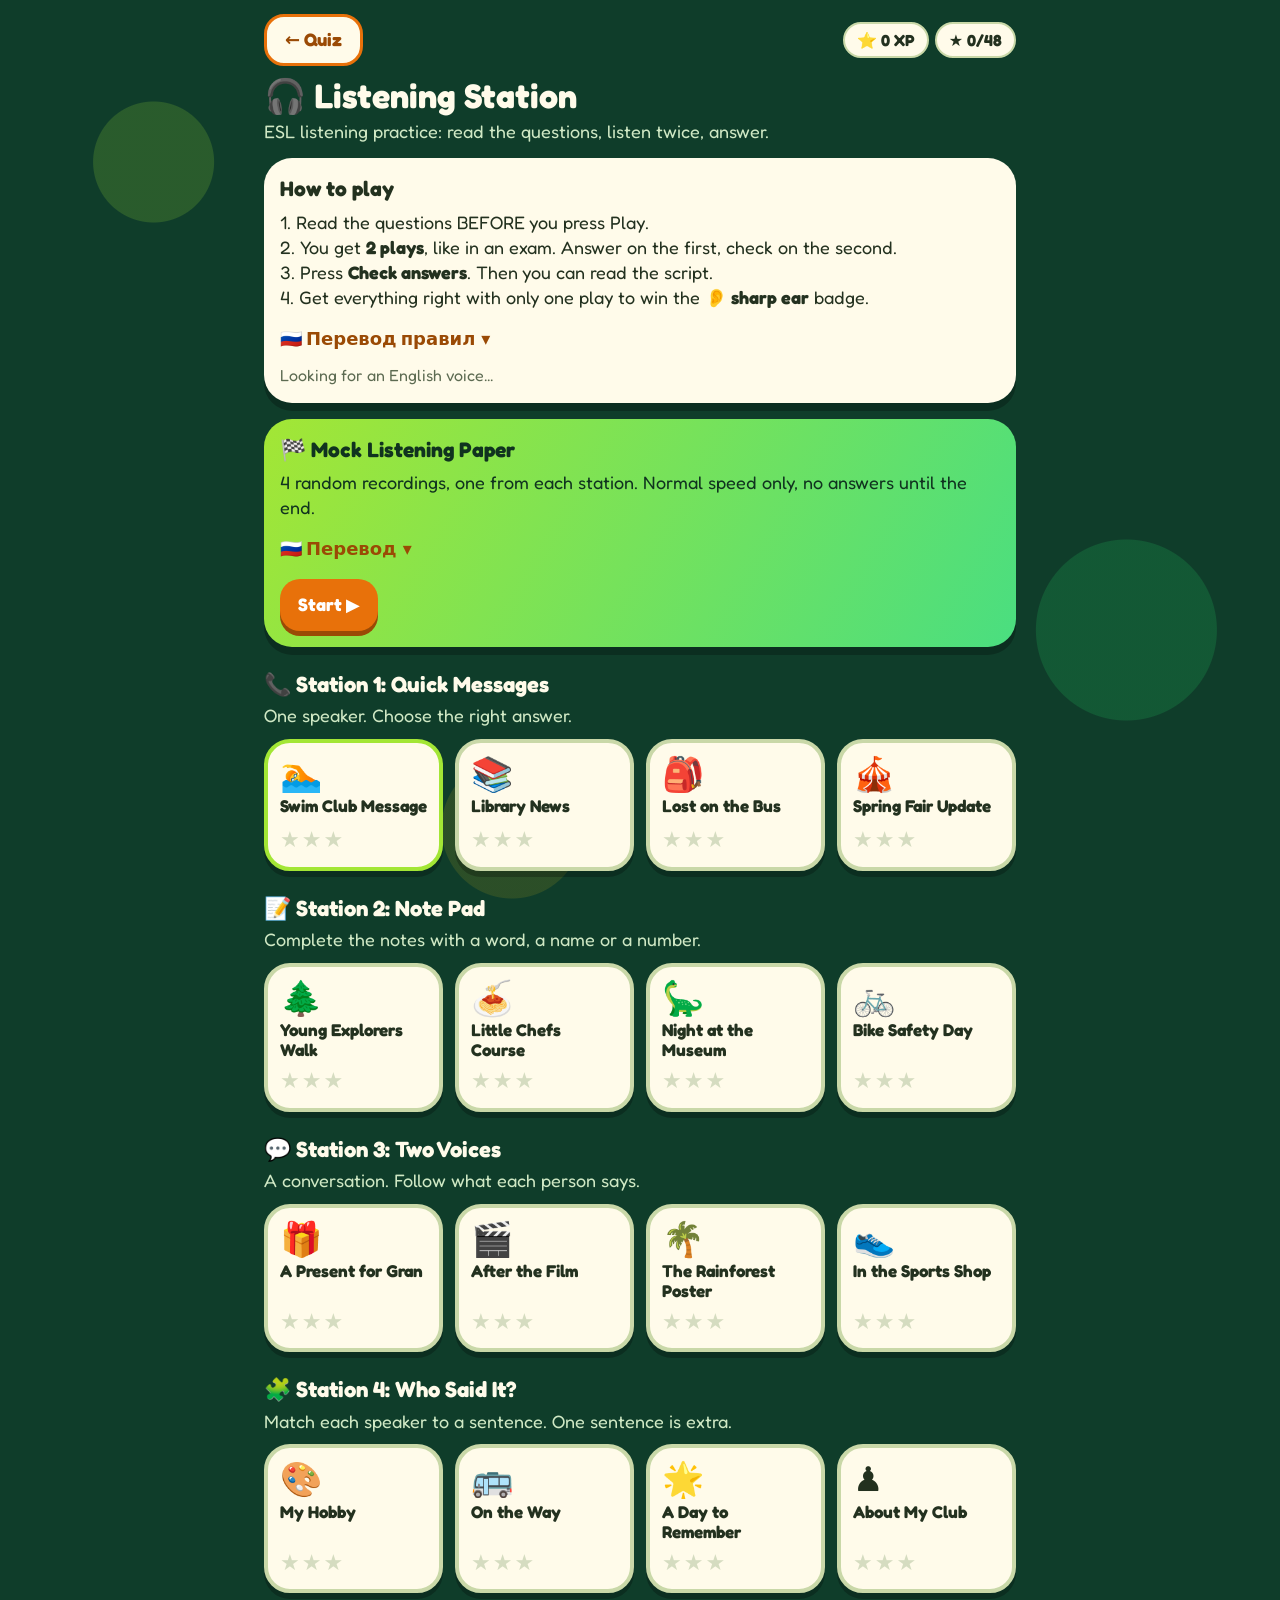
<file: tests/mock1-checkpoint-dec/game-listening/index.html>
<!doctype html>
<html lang="en">
<head>
<meta charset="utf-8">
<meta name="viewport" content="width=device-width, initial-scale=1, viewport-fit=cover">
<title>Listening Station - ESL listening practice</title>
<link rel="preconnect" href="https://fonts.googleapis.com">
<link rel="preconnect" href="https://fonts.gstatic.com" crossorigin>
<link rel="stylesheet" href="https://fonts.googleapis.com/css2?family=Fredoka:wght@400;600;700&display=swap">
<style>
:root{
  --bg:#0f3d2a;--card:#fffbea;--ink:#23311f;--soft:#5d6b52;--line:#c9d8a8;
  --brand:#e8710a;--brand2:#f59e0b;--tint:#ecf6cf;
  --good:#2e9e4a;--goodbg:#dff4d2;--bad:#d6452d;--badbg:#fde1d8;--warn:#e8a200;--warnbg:#fdf0c4;
  --font:"Fredoka","Trebuchet MS",system-ui,sans-serif;
}
*{box-sizing:border-box}
html,body{margin:0}
body{font-family:var(--font);background:var(--bg);background-image:radial-gradient(circle at 12% 18%,rgba(163,230,53,.18) 0 60px,transparent 61px),radial-gradient(circle at 88% 70%,rgba(34,197,94,.2) 0 90px,transparent 91px),radial-gradient(circle at 40% 92%,rgba(250,204,21,.12) 0 70px,transparent 71px);background-attachment:fixed;color:var(--ink);font-size:18px;line-height:1.4;min-height:100vh;-webkit-tap-highlight-color:transparent}
button,input{font:inherit}
button{cursor:pointer;color:inherit;touch-action:manipulation}
[hidden]{display:none!important}
.wrap{max-width:780px;margin:0 auto;padding:14px 14px 110px;position:relative}
.top{display:flex;gap:8px;align-items:center;justify-content:space-between;flex-wrap:wrap;margin-bottom:10px}
.chips{display:flex;gap:6px;flex-wrap:wrap}
.chip{display:inline-flex;align-items:center;gap:4px;background:var(--card);border:2px solid var(--line);border-radius:999px;padding:5px 12px;font-weight:700;font-size:16px;white-space:nowrap}
.btn{background:var(--brand);color:#fff;border:0;border-radius:20px;padding:10px 18px;min-height:52px;font-weight:700;box-shadow:0 5px 0 #9a4a05;display:inline-flex;align-items:center;justify-content:center;gap:8px;text-decoration:none;text-align:center}
.btn:active{transform:translateY(4px);box-shadow:none}
.btn.ghost{background:var(--card);color:#9a4a05;border:3px solid var(--brand);box-shadow:none}
.btn:disabled{opacity:.45;cursor:not-allowed;transform:none}
h1{color:#fffbea;font-size:34px;margin:8px 0 4px;line-height:1.15}
.sub{color:#cfe8c4;margin:0 0 14px}
h2{color:#fffbea;font-size:22px;margin:22px 0 4px}
.card{background:var(--card);border-radius:28px;padding:16px;box-shadow:0 8px 0 rgba(0,0,0,.25);margin-bottom:16px}
.card h3{margin:0 0 6px;font-size:21px}
.soft{color:var(--soft);font-size:16px}
details.ru{margin-top:8px}
details.ru summary{cursor:pointer;font-weight:700;color:#9a4a05;min-height:40px;display:flex;align-items:center;gap:6px;list-style:none}
details.ru summary::-webkit-details-marker{display:none}
details.ru summary::after{content:"▾"}
details.ru[open] summary::after{content:"▴"}
details.ru p{margin:4px 0 8px;font-size:16px}
.glt{display:grid;grid-template-columns:minmax(0,auto) minmax(0,1fr);gap:4px 14px;font-size:16px}
.glt b{color:#3c6e22}
.tiles{display:grid;grid-template-columns:repeat(auto-fill,minmax(160px,1fr));gap:12px;margin-top:10px}
.tile{background:var(--card);border:4px solid var(--line);border-radius:26px;box-shadow:0 6px 0 rgba(0,0,0,.25);padding:12px;min-height:132px;display:flex;flex-direction:column;align-items:flex-start;gap:4px;text-align:left}
.tile .ico{font-size:34px;line-height:1.1}
.tile .nm{font-weight:700;font-size:17px;line-height:1.2}
.tile .st{margin-top:auto;font-size:22px;color:var(--brand2);letter-spacing:2px}
.tile .st i{font-style:normal;color:#d5dcc0}
.tile.next{border-color:#a3e635}
.ace{font-size:14px;font-weight:700;color:#3c6e22}
.mock{background:linear-gradient(120deg,#a3e635,#4ade80);color:#10331f}
.mock .row{margin-top:10px}
.row{display:flex;gap:10px;flex-wrap:wrap}
/* player */
#cplayer.stick{position:sticky;top:6px;z-index:20}
.player{padding:12px;border:4px solid #a3e635}
.prow{display:flex;gap:10px;align-items:center;flex-wrap:wrap}
.btn.play{flex:1 1 170px;font-size:20px;min-height:56px}
.speed{display:flex;border:3px solid var(--line);border-radius:18px;overflow:hidden;flex:0 0 auto}
.speed button{border:0;background:var(--card);min-height:50px;padding:0 14px;font-weight:700;color:var(--soft)}
.speed button.on{background:#16603a;color:#fff}
.speed button:disabled{cursor:not-allowed;opacity:.55}
.heads{display:flex;gap:6px;flex-wrap:wrap;margin-top:10px;align-items:center}
.head{display:flex;align-items:center;gap:6px;border:3px solid var(--line);border-radius:999px;padding:3px 10px 3px 6px;font-weight:600;font-size:15px;transition:transform .15s}
.head span{font-size:20px}
.head.on{background:#16603a;color:#fff;border-color:#a3e635;transform:scale(1.07)}
.tickets{margin-left:auto;font-weight:700;font-size:15px;color:var(--soft);white-space:nowrap}
.pbar{height:8px;background:var(--line);border-radius:9px;overflow:hidden;margin-top:10px}
.pbar i{display:block;height:100%;width:0;background:var(--brand);transition:width .3s}
.pmsg{font-size:16px;font-weight:600;margin-top:8px}
.pmsg.err{color:#a02a18}
.warnbox{background:var(--warnbg);border:3px solid var(--warn);border-radius:20px;padding:12px 14px;margin-bottom:16px;font-size:17px}
.script{background:var(--card);border-radius:24px;padding:14px 16px;margin-bottom:16px;border:4px dashed var(--line)}
.script p{margin:8px 0;font-size:18px}
.script .who{font-weight:700;color:#3c6e22;margin-right:4px}
mark{background:#fde68a;border-radius:6px;padding:0 2px;color:inherit}
mark sup{font-weight:700;font-size:11px;color:#9a4a05}
/* questions */
.q{scroll-margin-top:170px}
.q .qn{font-size:14px;font-weight:700;color:var(--brand);text-transform:uppercase;letter-spacing:.05em}
.q .qt{font-size:21px;font-weight:600;margin:2px 0 10px}
.opts{display:grid;gap:10px}
.opt{border:3px solid var(--line);background:#fff;border-radius:18px;padding:11px 14px;min-height:52px;text-align:left;font-weight:600}
.opt.sel{border-color:var(--brand);background:#ffedd5;box-shadow:inset 0 0 0 2px var(--brand)}
.opt.ok{border-color:var(--good);background:var(--goodbg);box-shadow:none}
.opt.no{border-color:var(--bad);background:var(--badbg);box-shadow:none}
.opt:disabled{cursor:default}
.gapline{display:flex;gap:8px;align-items:center;flex-wrap:wrap;font-size:20px;font-weight:600}
.gap{border:3px solid var(--line);border-radius:14px;padding:8px 12px;min-height:52px;width:210px;max-width:100%;background:#fff;color:var(--ink);font-size:20px}
.gap:focus{outline:3px solid var(--brand2)}
.gap.ok{border-color:var(--good);background:var(--goodbg)}
.gap.no{border-color:var(--bad);background:var(--badbg)}
.pred{margin-top:10px;display:flex;gap:6px;flex-wrap:wrap;align-items:center}
.pred small{font-size:14px;color:var(--soft);font-weight:600;width:100%}
.pred button{border:2px dashed #9db377;background:var(--tint);border-radius:999px;min-height:42px;padding:4px 14px;font-weight:600;font-size:15px}
.pred button.on{border-style:solid;background:#16603a;border-color:#16603a;color:#fff}
.pred button:disabled{cursor:default;opacity:.55}
.pred button.on:disabled{opacity:1}
.stmts{list-style:none;padding:0;margin:8px 0 0;display:grid;gap:8px}
.stmts li{display:flex;gap:10px;align-items:flex-start;background:var(--tint);border-radius:14px;padding:8px 10px;font-weight:600}
.let{flex:none;width:30px;height:30px;border-radius:50%;background:#16603a;color:#fff;display:grid;place-items:center;font-weight:700}
.letters{display:flex;gap:6px;flex-wrap:wrap}
.lb{width:48px;height:52px;border:3px solid var(--line);background:#fff;border-radius:14px;font-weight:700;font-size:20px}
.lb.used{opacity:.45}
.lb.sel{opacity:1;background:var(--brand);color:#fff;border-color:var(--brand)}
.lb.ok{opacity:1;background:var(--good);color:#fff;border-color:var(--good)}
.lb.no{opacity:1;background:var(--bad);color:#fff;border-color:var(--bad)}
.lb:disabled{cursor:default}
.chosen{min-height:24px;margin-top:8px;font-size:16px;color:var(--soft);font-weight:600}
.fb{margin-top:12px;border-radius:18px;padding:12px 14px;border:3px solid}
.fb.good{background:var(--goodbg);border-color:var(--good)}
.fb.bad{background:var(--badbg);border-color:var(--bad)}
.fb b.h{display:block;font-size:19px}
.fb p{margin:6px 0 0;font-size:17px}
.fb .method{background:#fff;border-radius:12px;padding:8px 10px}
.fb .heard{font-style:italic}
.fb .btn{margin-top:8px;min-height:46px;font-size:16px}
.foot{position:fixed;left:0;right:0;bottom:0;background:rgba(10,40,27,.96);padding:10px 14px max(10px,env(safe-area-inset-bottom));z-index:30}
.foot .in{max-width:752px;margin:0 auto;display:flex;gap:10px;align-items:center;justify-content:space-between}
.foot span{color:#e6f5de;font-weight:600;font-size:16px}
.score{text-align:center}
.score .stars{font-size:48px;letter-spacing:8px;color:var(--brand2);line-height:1.2}
.score .stars i{font-style:normal;color:#d5dcc0}
.score .big{font-size:32px;font-weight:700;color:#9a4a05}
.score .row{justify-content:center;margin-top:12px}
.replist{display:grid;gap:10px}
.rep{display:flex;gap:10px;align-items:center;justify-content:space-between;flex-wrap:wrap}
#fx{position:fixed;inset:0;pointer-events:none;z-index:60;width:100%;height:100%}
@media (max-width:440px){
  body{font-size:17px}
  h1{font-size:29px}
  .tiles{grid-template-columns:1fr 1fr;gap:10px}
  .card{padding:13px;border-radius:24px}
  .player{padding:10px}
  .btn.play{flex-basis:130px;font-size:18px}
  .speed button{padding:0 10px;font-size:15px}
  .q .qt{font-size:19px}
  .lb{width:44px}
}
@media (max-height:560px){#cplayer.stick{position:static}}
</style>
</head>
<body>
<div class="wrap" id="app"></div>
<canvas id="fx"></canvas>
<script>
'use strict';
/* =====================================================================
   LISTENING STATION - ESL listening practice with the browser voice.
   Storage: 'sq:mock1-checkpoint-dec' (only the numeric "xp" is changed),
            'sq:profile' (daily streak), 'sq:game:listening-station' (progress).
   QA: ?clip=m1  ?clip=m1&state=check  ?mock=1  ?novoice=1  ?selftest
   ===================================================================== */
const QS=new URLSearchParams(location.search);
const SELFTEST=QS.has('selftest');
const MEM=SELFTEST||QS.has('state');
const QKEY='sq:mock1-checkpoint-dec',PKEY='sq:profile',UKEY='sq:ui',GKEY='sq:game:listening-station';

/* ---------- storage ---------- */
function memStore(){const m=new Map();return {getItem:k=>m.has(k)?m.get(k):null,setItem:(k,v)=>{m.set(k,String(v))},removeItem:k=>{m.delete(k)},key:i=>Array.from(m.keys())[i]||null,get length(){return m.size},clear:()=>m.clear()}}
let LS=null;
if(MEM)LS=memStore();else{try{LS=window.localStorage;LS.getItem(GKEY)}catch(e){LS=memStore()}}
function jget(k,d){try{const v=LS.getItem(k);if(v==null)return d;const o=JSON.parse(v);return (o&&typeof o==='object'&&!Array.isArray(o))?o:d}catch(e){return d}}
function jset(k,o){try{LS.setItem(k,JSON.stringify(o))}catch(e){}}
function dayStr(d){return d.getFullYear()+'-'+String(d.getMonth()+1).padStart(2,'0')+'-'+String(d.getDate()).padStart(2,'0')}
function yesterday(){const d=new Date();d.setDate(d.getDate()-1);return dayStr(d)}
function touchDay(){const p=jget(PKEY,{}),today=dayStr(new Date());if(p.day===today)return;p.streak=p.day===yesterday()?(p.streak||0)+1:1;p.day=today;jset(PKEY,p)}
function dayStreak(){const p=jget(PKEY,{});return (p.day===dayStr(new Date())||p.day===yesterday())?(p.streak||0):0}
function totalXp(){let n=0;try{for(let i=0;i<LS.length;i++){const k=LS.key(i);if(k&&k.indexOf('sq:')===0&&k!==PKEY&&k!==UKEY){try{const d=JSON.parse(LS.getItem(k)||'{}');n+=(d&&+d.xp)||0}catch(e){}}}}catch(e){}return n}
function addXp(x){
  try{const raw=LS.getItem(QKEY);let o={};if(raw!=null){o=JSON.parse(raw);if(!o||typeof o!=='object'||Array.isArray(o))return false}
    o.xp=(+o.xp||0)+x;LS.setItem(QKEY,JSON.stringify(o));return true}catch(e){return false}
}
let G=null;
function loadG(){G=jget(GKEY,{});['stars','ace','done','pdone','draft'].forEach(k=>{if(!G[k]||typeof G[k]!=='object')G[k]={}});G.run=+G.run||0;G.bestRun=+G.bestRun||0;G.slow=!!G.slow}
function saveG(){jset(GKEY,G)}

/* ---------- random ---------- */
let seed=(Date.now()^0x2f6e2b1)>>>0;
function rnd(){seed=(seed+0x6D2B79F5)|0;let t=Math.imul(seed^(seed>>>15),1|seed);t=(t+Math.imul(t^(t>>>7),61|t))^t;return((t^(t>>>14))>>>0)/4294967296}
function shuffle(a){a=a.slice();for(let i=a.length-1;i>0;i--){const j=Math.floor(rnd()*(i+1));const t=a[i];a[i]=a[j];a[j]=t}return a}
const range=n=>Array.from({length:n},(_,i)=>i);

/* =====================================================================
   CONTENT (all original). In "mc" the first option is the correct one;
   options are shuffled on screen.
   ===================================================================== */
const STATIONS=[
 {id:1,ico:'📞',name:'Quick Messages',desc:'One speaker. Choose the right answer.'},
 {id:2,ico:'📝',name:'Note Pad',desc:'Complete the notes with a word, a name or a number.'},
 {id:3,ico:'💬',name:'Two Voices',desc:'A conversation. Follow what each person says.'},
 {id:4,ico:'🧩',name:'Who Said It?',desc:'Match each speaker to a sentence. One sentence is extra.'}
];
const M=(q,o,ev,trap,e)=>({t:'mc',q,o,ev,trap,e});
const Gp=(pre,post,type,a,ev,trap,e,x)=>Object.assign({t:'gap',pre,post,type,a,ev,trap,e},x||{});
const H=(sp,a,ev,e)=>({t:'match',sp,a,ev,trap:'match',e});
const CLIPS=[
{id:'m1',st:1,ico:'🏊',title:'Swim Club Message',intro:'Coach Dana leaves a phone message for Oscar.',
 who:[{n:'Coach Dana',g:'f',i:'👩'}],
 lines:[[0,"Hi Oscar, it's Coach Dana from the swimming club."],[0,"I'm ringing about Saturday."],[0,"We usually meet at nine o'clock, but the big pool is being cleaned, so this week we'll start at half past ten instead."],[0,"Don't worry about bringing a towel - the centre is lending them out for free."],[0,"Please do bring your goggles, because we haven't got any spare ones."],[0,"Last week you said your shoulder was sore."],[0,"If it still hurts, just come and watch."],[0,"See you there!"]],
 q:[
  M('What time will they start this Saturday?',['10.30','9.00','9.30'],'this week we\'ll start at half past ten instead','change','Nine o\'clock is the usual time. "This week ... instead" gives the new time: half past ten.'),
  M('Why has the time changed?',['The big pool is being cleaned.','The coach has hurt her shoulder.','The centre opens later on Saturdays.'],'the big pool is being cleaned','mention','The reason comes just before "so". The sore shoulder is Oscar\'s, and it does not change the time.'),
  M('What does the coach ask Oscar to bring?',['🥽 his goggles','🧖 a towel','🧢 a swimming cap'],'Please do bring your goggles','mention','A towel is mentioned first, but he does NOT need it. "Please do bring" points to the goggles.'),
  M('What should Oscar do if his shoulder still hurts?',['Come along and watch','Stay at home and rest','Swim more slowly'],'If it still hurts, just come and watch','detail','Listen to the part after "If it still hurts".')
 ],
 gl:[['ringing','звоню по телефону'],['usually','обычно'],['lending out','выдают на время'],['spare','запасной'],['sore','болит'],['hurts','болит']]},
{id:'m2',st:1,ico:'📚',title:'Library News',intro:'A librarian makes an announcement about a club.',
 who:[{n:'Librarian',g:'m',i:'👨'}],
 lines:[[0,"Good afternoon, everyone."],[0,"This is a message from the library."],[0,"The Story Writing Club is moving."],[0,"It used to meet in the reading corner on Mondays, but from next week it will meet in the computer room on Wednesdays."],[0,"The club is for children aged nine to eleven."],[0,"You don't need to bring paper, as we've got plenty, but please bring a story you've already started."],[0,"At the end of term, the best stories will be read aloud on the local radio."],[0,"If you'd like to join, put your name on the list by the front door."]],
 q:[
  M('On which day will the club meet from next week?',['Wednesday','Monday','Friday'],'on Wednesdays','change','"It used to meet on Mondays" is the old day. After "from next week" comes the new one.'),
  M('Where will the club meet from next week?',['In the computer room','In the reading corner','Beside the front door'],'it will meet in the computer room','mention','All these places are possible to hear. The front door is only where the list is.'),
  M('What should members bring?',['A story they have begun','Some paper to write on','A book from the library shelf'],'please bring a story you\'ve already started','paraphrase','"Already started" means the same as "begun". Paper is not needed.'),
  M('What will happen to the best stories?',['People will hear them on the radio.','They will be printed in a magazine.','They will be put up beside the door.'],'the best stories will be read aloud on the local radio','paraphrase','"Read aloud on the local radio" means people will hear them.')
 ],
 gl:[['announcement','объявление'],['used to meet','раньше собирался'],['aged','в возрасте'],['plenty','много, достаточно'],['term','четверть (в школе)'],['join','вступить, присоединиться']]},
{id:'m3',st:1,ico:'🎒',title:'Lost on the Bus',intro:'Freya phones the bus company about something she lost.',
 who:[{n:'Freya',g:'f',i:'👧'}],
 lines:[[0,"Hello, my name's Freya."],[0,"I think I left my rucksack on the number fourteen bus this morning."],[0,"I got on near the park and got off at the museum at about quarter past eight."],[0,"The bag is dark green with a yellow zip, and it's not very big."],[0,"Inside there's my lunch box, a library book about sharks and my dad's old camera."],[0,"I'm really worried about the camera, because it belonged to my grandad first."],[0,"Please ring my mum if anyone finds it."],[0,"Thank you."]],
 q:[
  M('Which bus was Freya on?',['Number 14','Number 40','Number 4'],'on the number fourteen bus','number','fourTEEN has the strong sound at the end. FORty has it at the start.'),
  M('What does the bag look like?',['Dark green with a yellow zip','Yellow with a dark green zip','Dark green with a black zip'],'The bag is dark green with a yellow zip','detail','Hold both colours in your head: the bag first, then the zip.'),
  M('Where did Freya get off the bus?',['At the museum','At the park','At the library'],'got off at the museum','mention','She got ON near the park and got OFF at the museum. The question asks about "off".'),
  M('What is Freya most worried about?',['Her dad\'s camera','Her lunch box','Her library book'],'I\'m really worried about the camera','opinion','Three things are in the bag. The feeling words "really worried" show which one matters.')
 ],
 gl:[['rucksack','рюкзак'],['got on','села (в автобус)'],['got off','вышла (из автобуса)'],['zip','молния (застежка)'],['worried','переживаю'],['belonged','принадлежал']]},
{id:'m4',st:1,ico:'🎪',title:'Spring Fair Update',intro:'A radio presenter gives news about a fair.',
 who:[{n:'Radio presenter',g:'m',i:'🎙️'}],
 lines:[[0,"And now some news for families."],[0,"The Spring Fair at Mill Field was planned for Saturday, but heavy rain is expected all day, so it will now take place on Sunday afternoon."],[0,"The gates open at one o'clock."],[0,"Tickets cost four pounds for adults, and children under twelve get in free."],[0,"There will be pony rides, a puppet show and a baking contest."],[0,"Sadly, the bouncy castle has been cancelled this year."],[0,"The organisers advise visitors to wear boots, because the ground will still be muddy."]],
 q:[
  M('When will the fair take place?',['Sunday afternoon','Saturday afternoon','Saturday morning'],'it will now take place on Sunday afternoon','change','Saturday was the old plan. "It will now take place" gives the final day.'),
  M('Who can get in without paying?',['Children younger than twelve','All the adults in a family','Visitors who bring their own boots'],'children under twelve get in free','paraphrase','"Under twelve" means "younger than twelve", and "get in free" means "without paying".'),
  M('Which activity will NOT be at the fair this year?',['A bouncy castle','Pony rides','A puppet show'],'the bouncy castle has been cancelled','detail','Notice NOT in the question. Listen for "cancelled".'),
  M('Why should visitors wear boots?',['The ground will be muddy.','It is going to snow on Sunday.','There will be a long walking race.'],'because the ground will still be muddy','detail','The reason comes straight after "because".')
 ],
 gl:[['fair','ярмарка'],['is expected','ожидается'],['take place','проходить, состояться'],['contest','конкурс'],['pony rides','катание на пони'],['puppet show','кукольный спектакль'],['bouncy castle','надувной замок-батут'],['cancelled','отменен'],['advise','советовать']]},

{id:'n1',st:2,ico:'🌲',title:'Young Explorers Walk',intro:'A guide gives information about a walk.',
 who:[{n:'Guide',g:'f',i:'👩'}],
 lines:[[0,"Welcome to Pine Hill Nature Reserve."],[0,"Here's what you need to know about our Young Explorers walk."],[0,"The next walk is on the sixteenth of May."],[0,"We meet at the wooden bridge, not at the car park as we did last year."],[0,"The walk lasts ninety minutes."],[0,"It costs five pounds for each child."],[0,"Please bring binoculars if you've got them, because we often see herons on the lake."],[0,"Your guide will be Mrs Whitlow. That's W-H-I-T-L-O-W.","Your guide will be Mrs Whitlow. That's spelled: W, H, I, T, L, O, W."]],
 q:[
  Gp('Date of the next walk:','May','number',['16','16th','sixteenth','the sixteenth'],'on the sixteenth of May','number','Six-TEENTH: the strong sound is at the end. SIX-ty would sound different.',{strip:['may','of','the']}),
  Gp('Meeting place: the wooden','','word',['bridge'],'We meet at the wooden bridge','change','The car park was last year\'s place. The meeting place now is the bridge.',{strip:['wooden']}),
  Gp('The walk lasts','minutes','number',['90','ninety'],'The walk lasts ninety minutes','number','NINE-ty has the strong sound at the start; nine-TEEN has it at the end.',{strip:['minutes','mins','min']}),
  Gp('Price for each child: £','','number',['5','five','5.00'],'It costs five pounds for each child','note','The £ sign tells you to listen for a price. Write just the number.',{strip:['pounds','pound']}),
  Gp('If you have them, bring:','','word',['binoculars'],'Please bring binoculars','note','It is something you "have got" and bring to see birds. Keep the final s.',{alt:['pair of binoculars','some binoculars','your binoculars']}),
  Gp("Guide's name: Mrs",'','name',['Whitlow'],"That's W-H-I-T-L-O-W",'spelling','Write each letter as you hear it: W-H-I-T-L-O-W. Check the letters on the second play.',{strip:['mrs','mrs.']})
 ],
 gl:[['nature reserve','природный заповедник'],['explorers','исследователи'],['lasts','длится'],['herons','цапли'],['guide','гид, экскурсовод']]},
{id:'n2',st:2,ico:'🍝',title:'Little Chefs Course',intro:'Marco gives information about a cooking course.',
 who:[{n:'Marco',g:'m',i:'👨‍🍳'}],
 lines:[[0,"Hello, this is Marco from the Little Chefs cooking club."],[0,"You asked about our holiday course."],[0,"It begins on Tuesday the third of August."],[0,"Each session starts at quarter past two and finishes at four."],[0,"We cook in the kitchen on the first floor of the sports centre."],[0,"This year our theme is food from Italy, so on the first day we'll be making fresh pasta."],[0,"Please bring an apron. We'll give you all the ingredients."],[0,"To book, ask for Julie Kirkby. Kirkby is spelled K-I-R-K-B-Y.","To book, ask for Julie Kirkby. Kirkby is spelled: K, I, R, K, B, Y."]],
 q:[
  Gp('The course begins on Tuesday','August','number',['3','3rd','third','the third'],'on Tuesday the third of August','note','The day is printed, so the gap needs the date.',{strip:['august','of','the']}),
  Gp('Each session starts at','','time',['2:15','2.15','quarter past two','two fifteen'],'starts at quarter past two','mention','Two times are said: one for the start and one for the finish. "Quarter past two" is 2.15.',{alt:['14:15','14.15']}),
  Gp('The kitchen is on the','floor','number',['first','1st','1'],'in the kitchen on the first floor','note','"On the ___ floor" needs a word such as first, second or third.',{strip:['floor']}),
  Gp('Food they will make on day one: fresh','','word',['pasta'],"we'll be making fresh pasta",'detail','Listen for "on the first day".',{strip:['fresh']}),
  Gp('Please bring: an','','word',['apron'],'Please bring an apron','note','"An" tells you the word begins with a vowel sound. The ingredients are given to you.'),
  Gp('To book, ask for: Julie','','name',['Kirkby'],'Kirkby is spelled K-I-R-K-B-Y','spelling','Names are often spelled out. Write letter by letter: K-I-R-K-B-Y.',{strip:['julie']})
 ],
 gl:[['course','курс (занятий)'],['session','занятие'],['theme','тема'],['ingredients','продукты, ингредиенты'],['to book','чтобы записаться']]},
{id:'n3',st:2,ico:'🦕',title:'Night at the Museum',intro:'A recorded message from a science museum.',
 who:[{n:'Museum message',g:'f',i:'👩‍🔬'}],
 lines:[[0,"Thank you for calling the City Science Museum."],[0,"Our next Night at the Museum is on Friday the twentieth of June."],[0,"Children from eight to twelve years old can sleep next to the dinosaur skeletons."],[0,"Doors open at seven in the evening."],[0,"Please bring a sleeping bag and a torch."],[0,"You don't need food, because supper and breakfast are included."],[0,"The price is thirty-two pounds per person."],[0,"To find us, go to the side door on Garden Street."]],
 q:[
  Gp('Day of the event:','20 June','day',['Friday'],'on Friday the twentieth of June','note','The date is printed, so listen for the day of the week. Days start with a capital letter.',{alt:['on friday','fri']}),
  Gp('For children aged 8 to','','number',['12','twelve'],'from eight to twelve years old','note','The gap is the top age in "from ... to ...".',{strip:['years','old','year']}),
  Gp('Doors open at','p.m.','time',['7','seven','7:00','7.00'],'Doors open at seven in the evening','paraphrase','"In the evening" is the same as p.m.',{alt:['19:00','19.00'],strip:['in the evening']}),
  Gp('Bring a sleeping bag and a','','word',['torch'],'a sleeping bag and a torch','note','You hear two things. One is printed, so write the other one.',{alt:['flashlight']}),
  Gp('Price per person: £','','number',['32','thirty-two','thirty two','32.00'],'The price is thirty-two pounds per person','number','THIR-ty two, not thir-TEEN. Listen for where the strong sound falls.',{strip:['pounds','pound']}),
  Gp('Use the side door on','Street','name',['Garden'],'the side door on Garden Street','detail','Street names start with a capital letter.',{strip:['street','st','st.']})
 ],
 gl:[['skeletons','скелеты'],['supper','ужин'],['included','включено в цену'],['per person','за человека'],['event','мероприятие']]},
{id:'n4',st:2,ico:'🚲',title:'Bike Safety Day',intro:'Neil talks about a day for young cyclists.',
 who:[{n:'Neil',g:'m',i:'🚴'}],
 lines:[[0,"Hi there, cyclists. I'm Neil, and I'm running the Bike Safety Day in the town square."],[0,"It's on Sunday, from ten until half past twelve."],[0,"Bring your bicycle and, most importantly, your helmet."],[0,"Without one, you won't be allowed to ride."],[0,"We'll check your brakes and your lights for free."],[0,"After that, there's a short ride along the river."],[0,"Last year forty children came, but this year we expect about fifty."],[0,"Everyone who finishes gets a bright orange reflector to put on their bag."]],
 q:[
  Gp('Place: the town','','word',['square'],'in the town square','note','"Town ___" is a place in a town.',{strip:['town']}),
  Gp('The event finishes at','','time',['12:30','12.30','half past twelve','twelve thirty'],'until half past twelve','mention','"From ten UNTIL half past twelve": the finish is the second time.'),
  Gp('You must have a','to ride.','word',['helmet'],'most importantly, your helmet','paraphrase','"Without one, you won\'t be allowed to ride" means you must have it.'),
  Gp('Free check of your brakes and','','word',['lights'],"We'll check your brakes and your lights",'note','Two things are checked. One is printed.',{alt:['light'],strip:['your','bike']}),
  Gp('Children expected this year: about','','number',['50','fifty'],'this year we expect about fifty','change','Forty was last year. The question asks about this year.',{strip:['about','children']}),
  Gp('Gift for finishers: an orange','','word',['reflector'],'a bright orange reflector','detail','Listen after the word "orange".',{strip:['bright','orange']})
 ],
 gl:[['cyclists','велосипедисты'],['running','здесь: проводит, организует'],['allowed','разрешено'],['brakes','тормоза'],['expect','ожидаем'],['finishers','те, кто доехал до конца']]},

{id:'d1',st:3,ico:'🎁',title:'A Present for Gran',intro:'Ella and her brother Hugo are choosing a present.',
 who:[{n:'Ella',g:'f',i:'👧'},{n:'Hugo',g:'m',i:'👦'}],
 lines:[[0,"Hugo, have you got Gran's present yet?"],[1,"Not yet. I was going to buy her some chocolates."],[0,"She's trying not to eat sweet things at the moment. What about a scarf?"],[1,"Aunt Rosa has already knitted her one. I know! Gran loves growing things. Let's get her a little lemon tree."],[0,"Great idea, but isn't that expensive?"],[1,"It's fifteen pounds. If we share, it's seven pounds fifty each."],[0,"Fine. Can you collect it? I've got dance practice until six."],[1,"Sure. I'll go straight after football."]],
 q:[
  M('What do they decide to buy?',['🍋 a lemon tree','🍫 a box of chocolates','🧣 a warm scarf'],"Let's get her a little lemon tree",'mention','All three ideas are said. The decision comes with "Let\'s get her..."'),
  M('Why are chocolates a bad idea?',['Gran is avoiding sweet food.','Gran has never liked chocolate.','They are too expensive.'],"She's trying not to eat sweet things",'paraphrase','"Trying not to eat sweet things" means she is avoiding sweet food. Nobody says she dislikes chocolate.'),
  M('How much will each child pay?',['£7.50','£15','£6.50'],"it's seven pounds fifty each",'maths','£15 is the whole price. "Each" is half of it: £7.50.'),
  M('Who will collect the present?',['Hugo','Ella','Aunt Rosa'],"I'll go straight after football",'detail','Ella asks "Can you collect it?" and Hugo answers "Sure".'),
  M('What will Ella be doing until six?',['Dancing','Playing football','Knitting'],"I've got dance practice until six",'mention','Football is Hugo\'s activity. Ella has dance practice.')
 ],
 gl:[['present','подарок'],['at the moment','сейчас'],['knitted','связала (спицами)'],['share','разделить пополам'],['collect','забрать'],['practice','тренировка, репетиция']]},
{id:'d2',st:3,ico:'🎬',title:'After the Film',intro:'Zara and Tom talk about a film they have just seen.',
 who:[{n:'Zara',g:'f',i:'👧'},{n:'Tom',g:'m',i:'👦'}],
 lines:[[0,"So, what did you think of the film, Tom?"],[1,"Honestly? I expected it to be boring, because it's about a lighthouse keeper. But I really enjoyed it."],[0,"Me too, although I thought the beginning was rather slow."],[1,"It was. The storm scene made up for it, though. My heart was thumping!"],[0,"What about the music?"],[1,"Far too loud for me. I couldn't hear what the girl was saying."],[0,"I didn't mind it. My favourite part was the ending, when the dog found its way home."],[1,"Would you watch it again?"],[0,"Probably not, but I want to read the book it comes from."]],
 q:[
  M('Before the film, Tom thought it would be...',['dull','thrilling','frightening'],'I expected it to be boring','paraphrase','"Expected it to be boring" is what he thought BEFORE. "Dull" means boring.'),
  M('Which part did Zara think was weak?',['The slow start','The storm scene','The ending'],'I thought the beginning was rather slow','paraphrase','"The beginning was rather slow" = the slow start. She loved the ending.'),
  M('What was Tom\'s problem with the music?',['It was so loud that words got lost.','It was far too quiet for a storm.','It made him feel sleepy.'],"Far too loud for me. I couldn't hear what the girl was saying",'opinion','He says "too loud" and then gives the result: he could not hear the girl.'),
  M('What was Zara\'s favourite part?',['The dog getting home','The storm at sea','The very first scene'],'My favourite part was the ending, when the dog found its way home','opinion','Tom praises the storm, but the question is about Zara. Listen for "My favourite part".'),
  M('What does Zara want to do next?',['Read the book','See the film again','Buy the music'],'I want to read the book it comes from','change','"Probably not" answers watching again. After "but" comes what she does want.')
 ],
 gl:[['lighthouse keeper','смотритель маяка'],['expected','ожидал'],['although','хотя'],['made up for it','это все компенсировала'],['thumping','сильно колотилось'],["didn't mind",'не возражала'],['weak','слабый']]},
{id:'d3',st:3,ico:'🌴',title:'The Rainforest Poster',intro:'Priya and Sam plan their project.',
 who:[{n:'Priya',g:'f',i:'👧'},{n:'Sam',g:'m',i:'👦'}],
 lines:[[0,"Sam, our poster about rainforests has to be ready by Thursday."],[1,"Thursday? I thought it was Friday."],[0,"It was, but it's been moved a day earlier."],[1,"OK. I can draw the animals tonight."],[0,"Actually, I've drawn them already. Could you find some facts about the weather there?"],[1,"Sure. Shall we use the computers in the library after lessons today?"],[0,"The library closes early on Tuesdays. Come to my house instead."],[1,"All right. What time?"],[0,"Half past four. And bring your coloured pens - mine have run out."]],
 q:[
  M('When must the poster be ready?',['Thursday','Friday','Tuesday'],"it's been moved a day earlier",'change','Friday was the old day. It has been moved one day earlier, to Thursday.'),
  M('What will Sam do for the poster?',['Find out about the weather','Draw the animals','Write the title'],'Could you find some facts about the weather there?','change','Sam offers to draw, but "Actually, I\'ve drawn them already" changes the plan.'),
  M('Where will they work today?',["At Priya's house","In the library","At Sam's house"],'Come to my house instead','mention','Priya is speaking when she says "my house", so it is Priya\'s home.'),
  M('Why will they not work in the library?',['It shuts early that day.','The computers there are broken.','It is too noisy for talking.'],'The library closes early on Tuesdays','paraphrase','"Closes early" and "shuts early" mean the same thing.'),
  M('What must Sam bring?',['Coloured pens','A glue stick','Some photos'],'bring your coloured pens','detail','Listen for the word "bring". Hers have run out, so she needs his.')
 ],
 gl:[['poster','плакат'],['rainforests','тропические леса'],['moved','здесь: перенесли'],['instead','вместо этого'],['run out','закончились'],['broken','сломаны']]},
{id:'d4',st:3,ico:'👟',title:'In the Sports Shop',intro:'Nadia talks to a shop assistant.',
 who:[{n:'Nadia',g:'f',i:'👧'},{n:'Assistant',g:'m',i:'🧑‍💼'}],
 lines:[[1,"Hello. Can I help you?"],[0,"Yes, please. I'm looking for some running shoes."],[1,"What size do you take?"],[0,"I used to take size three, but my feet have grown. Could I try a four?"],[1,"Of course. We've got blue ones and red ones."],[0,"The red ones look great."],[1,"I'm afraid we've only got those in size five."],[0,"Never mind, I'll try the blue ones. Oh, they're really comfortable. I'll take them."],[1,"They were forty pounds, but today they're thirty."],[0,"Brilliant. I've got thirty-five pounds, so I can buy some socks too."],[1,"The socks are three pounds a pair."]],
 q:[
  M('Which size does Nadia ask to try?',['Size 4','Size 3','Size 5'],'Could I try a four?','change','Three is her old size ("used to"). Five is the size of the red shoes.'),
  M('Which colour shoes does she buy?',['Blue','Red','Black'],"I'll try the blue ones",'change','She likes the red ones first, but they are not in her size. "I\'ll take them" means the blue ones.'),
  M('Why does she not buy the red shoes?',['None are in her size.','They hurt her feet.','They are too expensive.'],"we've only got those in size five",'paraphrase','"Only got those in size five" means there are none in size four.'),
  M('How much do the shoes cost today?',['£30','£40','£35'],"but today they're thirty",'change','£40 was the old price and £35 is the money she has.'),
  M('She buys the shoes and one pair of socks. How much money is left?',['£2','£5','£3'],'The socks are three pounds a pair','maths','Write the numbers as you hear them: 35 - 30 - 3 = 2.')
 ],
 gl:[['running shoes','беговые кроссовки'],['size','размер'],['grown','выросли'],["I'm afraid",'к сожалению'],['comfortable','удобные'],['a pair','пара'],['left','здесь: осталось']]},

{id:'h1',st:4,ico:'🎨',title:'My Hobby',intro:'Four children talk about their hobbies.',
 who:[{n:'Speaker 1',g:'f',i:'1️⃣'},{n:'Speaker 2',g:'m',i:'2️⃣'},{n:'Speaker 3',g:'f',i:'3️⃣'},{n:'Speaker 4',g:'m',i:'4️⃣'}],
 s:['This hobby helps me to feel calm.','Someone in my family got me started.','I had to wait before I could begin.','I share this hobby with a pet.','I have won a prize for it.'],
 lines:[[0,"I paint little stones and leave them in the park. When I've had a noisy day, sitting quietly with my brush makes me feel peaceful again."],[1,"My uncle plays the drums in a band. One summer he showed me a few beats, and I've been practising ever since. The neighbours aren't very pleased!"],[2,"I wanted to join the climbing club for ages, but you have to be eight, so I had to be patient. Now I go every Friday."],[3,"I take my dog, Biscuit, to agility training. He jumps over bars and runs through tunnels while I run beside him."]],
 q:[
  H(0,0,'makes me feel peaceful again','"Peaceful" means calm. The idea is the same, but the word is different.'),
  H(1,1,'My uncle plays the drums in a band','An uncle is a family member, and he showed the first beats.'),
  H(2,2,'you have to be eight, so I had to be patient','The age rule made this speaker wait.'),
  H(3,3,'I take my dog, Biscuit, to agility training','Biscuit is a dog, so the hobby is shared with a pet.')
 ],
 gl:[['calm','спокойный'],['got me started','приобщил меня'],['share','разделять'],['pet','домашнее животное'],['prize','приз'],['drums','барабаны'],['agility training','тренировка по аджилити (полоса препятствий для собак)']]},
{id:'h2',st:4,ico:'🚌',title:'On the Way',intro:'Five children describe their morning journey.',
 who:[{n:'Speaker 1',g:'m',i:'1️⃣'},{n:'Speaker 2',g:'f',i:'2️⃣'},{n:'Speaker 3',g:'m',i:'3️⃣'},{n:'Speaker 4',g:'f',i:'4️⃣'},{n:'Speaker 5',g:'m',i:'5️⃣'}],
 s:['My journey gives me good exercise.','I set off very early because the trip is long.','I used to travel in a different way.','I often read while I am travelling.','I enjoy chatting with someone I know.','I look after a younger brother or sister.'],
 lines:[[0,"I ride my scooter. It's uphill all the way, so by the time I get there my legs have had a real workout."],[1,"My journey takes an hour on two buses, which means I'm out of the door before seven."],[2,"Dad drove me every day last year, but since we moved flat, I've been taking the tram."],[3,"I go by train. As soon as I find a seat, I open my book. Yesterday I was so deep in the story that I nearly missed my stop!"],[4,"Our neighbour gives me a lift with her son, Kofi. We talk about football in the back seat the whole way, so it never feels long."]],
 q:[
  H(0,0,'my legs have had a real workout','A "workout" is exercise.'),
  H(1,1,"I'm out of the door before seven",'An hour on two buses is a long trip, and "before seven" is very early.'),
  H(2,2,"but since we moved flat, I've been taking the tram",'Last year it was the car, now it is the tram: the way has changed.'),
  H(3,3,'As soon as I find a seat, I open my book','Opening a book on the train means reading while travelling.'),
  H(4,4,'We talk about football in the back seat','"Talk" is the same idea as "chatting".')
 ],
 gl:[['journey','дорога, поездка'],['exercise','физическая нагрузка'],['set off','отправляюсь'],['trip','поездка'],['chatting','болтать'],['look after','присматривать за'],['uphill','в гору'],['gives me a lift','подвозит меня']]},
{id:'h3',st:4,ico:'🌟',title:'A Day to Remember',intro:'Four children remember a special day.',
 who:[{n:'Speaker 1',g:'m',i:'1️⃣'},{n:'Speaker 2',g:'f',i:'2️⃣'},{n:'Speaker 3',g:'f',i:'3️⃣'},{n:'Speaker 4',g:'m',i:'4️⃣'}],
 s:['I was nervous at first, but then I enjoyed it.','I was disappointed.','I was proud because I helped someone.','I got a big surprise.','I was frightened by an animal.'],
 lines:[[0,"When they handed me the microphone, my hands were shaking. But after the first line of my song, I didn't want to stop!"],[1,"We'd planned the beach trip for weeks, and then it poured with rain, so we had to stay at home. I could have cried."],[2,"An old man dropped all his shopping on the steps. I picked everything up and carried a bag to his door. I felt ten feet tall."],[3,"I opened the front door and there was my cousin from Canada! Nobody had told me she was coming. I couldn't believe my eyes."]],
 q:[
  H(0,0,"my hands were shaking. But after the first line of my song, I didn't want to stop",'Shaking hands show nerves. After "But" the feeling changes to enjoyment.'),
  H(1,1,'it poured with rain, so we had to stay at home','A long-planned trip was lost, so the speaker felt disappointed.'),
  H(2,2,'I felt ten feet tall','The idiom "felt ten feet tall" means felt very proud.'),
  H(3,3,'Nobody had told me she was coming','Something nobody told you about is a surprise.')
 ],
 gl:[['nervous','взволнованный'],['disappointed','расстроенный'],['proud','гордый'],['frightened','напуганный'],['microphone','микрофон'],['shaking','дрожали'],['poured with rain','лил дождь']]},
{id:'h4',st:4,ico:'♟️',title:'About My Club',intro:'Five children talk about their clubs.',
 who:[{n:'Speaker 1',g:'f',i:'1️⃣'},{n:'Speaker 2',g:'m',i:'2️⃣'},{n:'Speaker 3',g:'f',i:'3️⃣'},{n:'Speaker 4',g:'m',i:'4️⃣'},{n:'Speaker 5',g:'f',i:'5️⃣'}],
 s:['My club has taught me to be more patient.','I joined to get to know people.','I wish my club met more often.','I thought about giving up, but I carried on.','My club costs a lot of money.','I would like to teach other children.'],
 lines:[[0,"Chess club has changed me. I used to move my pieces at once, but now I can sit and think for ages before I do anything."],[1,"We had only just arrived in town and I didn't know anyone, so I signed up for the choir."],[2,"Art club is only once a month. If it were every week, I'd be so happy!"],[3,"In the beginning, I kept landing on my back at judo and I nearly quit. I'm glad I didn't - I got my yellow belt last week."],[4,"Our riding club is wonderful, but one month there used up nearly all my birthday money!"]],
 q:[
  H(0,0,'now I can sit and think for ages before I do anything','Waiting and thinking before moving shows patience.'),
  H(1,1,"I didn't know anyone, so I signed up for the choir",'The reason for joining was to meet people.'),
  H(2,2,'If it were every week, I\'d be so happy','Once a month is not enough for this speaker.'),
  H(3,3,"I nearly quit. I'm glad I didn't",'"Nearly quit" means thought about giving up.'),
  H(4,4,'used up nearly all my birthday money','Spending nearly all the money shows it is expensive.')
 ],
 gl:[['patient','терпеливый'],['get to know','познакомиться'],['wish','хотелось бы'],['giving up','бросить'],['carried on','продолжил'],['choir','хор'],['belt','пояс']]}
];
/* second, separately written answer key (used by the self-test to cross-check every answer) */
const KEY2={
 m1:['10.30','cleaned','goggles','watch'],m2:['Wednesday','computer','begun','radio'],m3:['14','green with a yellow','museum','camera'],m4:['Sunday','younger than','castle','muddy'],
 n1:['16','bridge','90','5','binoculars','whitlow'],n2:['3','2:15','1','pasta','apron','kirkby'],n3:['friday','12','7','torch','32','garden'],n4:['square','12:30','helmet','lights','50','reflector'],
 d1:['lemon','avoiding','7.50','Hugo','Dancing'],d2:['dull','start','loud','dog','book'],d3:['Thursday','weather','Priya','shuts','pens'],d4:['4','Blue','size','30','£2'],
 h1:['calm','family','wait','pet'],h2:['exercise','early','different','read','chatting'],h3:['nervous','disappointed','proud','surprise'],h4:['patient','know people','more often','carried on','money']
};
const BYID={};CLIPS.forEach(c=>BYID[c.id]=c);

const TIPS={
 change:'Speakers often change the plan. Words like "but", "instead", "actually", "used to" or "now" are signals: wait for the final answer.',
 mention:'You may hear all the choices. Do not take the first one you hear: check which one answers the exact question.',
 paraphrase:'The answer often uses different words from the recording. Before you listen, think of words with the same meaning.',
 detail:'Before you listen, find the key word in the question. Then wait for that part of the recording.',
 number:'Numbers can sound alike. In -teen the strong sound is at the end; in -ty it is at the start. Check numbers on the second play.',
 spelling:'When a name is spelled, write one letter at a time as you hear it. Check every letter on the second play.',
 opinion:'For opinions and feelings, listen for phrases like "I thought", "for me", "I\'m worried" or "my favourite", and check WHO says them.',
 maths:'Jot down each number as you hear it, then work out the answer.',
 note:'Read the words around the gap first and predict the kind of word you need: a day, a number, a time, a name or a thing.',
 match:'Match the whole idea, not one word. Cross off each letter you use. One sentence is not needed.'
};
const TIPNAME={change:'Change of plan',mention:'Many choices heard',paraphrase:'Different words',detail:'Key word',number:'Numbers',spelling:'Spelling',opinion:'Opinion',maths:'Work it out',note:'Predict the gap',match:'Match the idea'};
const PTYPES=[['day','Day'],['number','Number'],['time','Clock time'],['name','Name'],['word','Thing or place']];

/* =====================================================================
   ANSWER CHECKING for note completion
   ===================================================================== */
const ONES={zero:0,one:1,two:2,three:3,four:4,five:5,six:6,seven:7,eight:8,nine:9,ten:10,eleven:11,twelve:12,thirteen:13,fourteen:14,fifteen:15,sixteen:16,seventeen:17,eighteen:18,nineteen:19,
 first:1,second:2,third:3,fourth:4,fifth:5,sixth:6,seventh:7,eighth:8,ninth:9,tenth:10,eleventh:11,twelfth:12,thirteenth:13,fourteenth:14,fifteenth:15,sixteenth:16,seventeenth:17,eighteenth:18,nineteenth:19};
const TENS={twenty:20,thirty:30,forty:40,fifty:50,sixty:60,seventy:70,eighty:80,ninety:90,twentieth:20,thirtieth:30};
function norm(s,g){
  let t=String(s).toLowerCase().replace(/[’‘]/g,"'").replace(/[£$]/g,' ').replace(/-/g,' ').replace(/\s+/g,' ').trim().replace(/[.,;:!?]+$/,'').trim();
  if(g&&g.type==='time'){t=t.replace(/(\d)\s*[.]\s*(\d\d)/g,'$1:$2').replace(/(\d|\b[a-z]+)\s*(a\.?m\.?|p\.?m|o'? ?clock)\.?$/,'$1').replace(/^at /,'').trim()}
  t=t.replace(/^(a|an|the) /,'');
  const strip=(g&&g.strip)||[];
  for(let again=true;again;){again=false;for(const w of strip){if(t.startsWith(w+' ')){t=t.slice(w.length+1);again=true}if(t.endsWith(' '+w)){t=t.slice(0,-w.length-1);again=true}}}
  return t.trim();
}
/* canonical form: number words -> digits, clock phrases -> h:mm, spelled letters joined */
function canon(s,g){
  let t=norm(s,g).replace(/[.,;!?](?=\s|$)/g,'');
  t=t.replace(/(^| )([a-z](?: [a-z](?= |$)){2,})/g,(m,p,l)=>p+l.replace(/ /g,''));
  const w=t.split(' '),out=[];
  for(let i=0;i<w.length;i++){
    const x=w[i];
    if(x in TENS){let v=TENS[x];const n=w[i+1];if(n&&n in ONES&&ONES[n]>0&&ONES[n]<10){v+=ONES[n];i++}out.push(String(v))}
    else if(x in ONES)out.push(String(ONES[x]));
    else out.push(x);
  }
  t=out.join(' ').replace(/\b(\d+)(st|nd|rd|th)\b/g,'$1').replace(/\b(a )?quarter past (\d+)/g,(m,a,h)=>h+':15').replace(/\bhalf past (\d+)/g,'$1:30').replace(/\b(\d+)[.:]00\b/g,'$1');
  if(g&&g.type==='time')t=t.replace(/\b(\d{1,2}) (15|30|45)\b/g,'$1:$2').replace(/(\d)\.(\d\d)/g,'$1:$2');
  return t;
}
function gapOk(input,g){
  if(!String(input||'').trim())return false;
  const n=norm(input,g);if(!n)return false;
  if(g.a.concat(g.alt||[]).some(a=>norm(a,g)===n))return true;
  return canon(input,g)===canon(g.a[0],g);
}
function lev(a,b){const m=a.length,n=b.length,d=range(n+1);for(let i=1;i<=m;i++){let p=d[0];d[0]=i;for(let j=1;j<=n;j++){const t=d[j];d[j]=Math.min(d[j]+1,d[j-1]+1,p+(a[i-1]===b[j-1]?0:1));p=t}}return d[n]}
function nearMiss(input,g){if(g.type==='number'||g.type==='time')return false;const n=norm(input,g),a=norm(g.a[0],g);return a.length>=4&&n!==a&&lev(n,a)<=1}

/* =====================================================================
   SPEECH
   ===================================================================== */
let SY=null,UT=null;
if(!SELFTEST&&!QS.has('novoice')&&'speechSynthesis'in window&&'SpeechSynthesisUtterance'in window){SY=window.speechSynthesis;UT=window.SpeechSynthesisUtterance}
const VS={state:SY?'loading':'unsupported',list:[]};   /* loading | ok | none (no English voice) | unknown (empty list) | unsupported */
let FQ=null;                                           /* fake timer queue used by the self-test */
function later(fn,ms){if(FQ){const h={fn,ms,dead:false};FQ.push(h);return h}return setTimeout(fn,ms)}
function unlater(h){if(!h)return;if(typeof h==='object'&&'dead'in h)h.dead=true;else clearTimeout(h)}
const NOVELTY=/^(albert|bad news|bahh|bells|boing|bubbles|cellos|good news|jester|organ|superstar|trinoids|whisper|wobble|zarvox|deranged|hysterical|pipe organ|fred|junior|ralph|kathy|eddy|flo|grandma|grandpa|reed|rocko|sandy|shelley)\b/i;
const FEMALE=/(female|\bkate\b|serena|martha|stephanie|fiona|moira|karen|samantha|tessa|sonia|libby|maisie|susan|hazel|zira|victoria|catherine|allison|\bava\b|\bamy\b|emma|jenny|aria|isha|veena|nicky)/i;
const MALE=/(\bmale\b|daniel|arthur|oliver|jamie|\bryan\b|george|rishi|\balex\b|\btom\b|aaron|thomas|gordon|\blee\b|\bguy\b|david|\bmark\b|james|evan|nathan)/i;
const langOf=v=>String(v.lang||'').replace('_','-').toLowerCase();
function scoreVoice(v){
  const l=langOf(v),n=v.name+' '+(v.voiceURI||'');let s=0;
  if(l.startsWith('en-gb'))s+=100;else if(/^en-(ie|au|nz)/.test(l))s+=50;else if(l.startsWith('en-us'))s+=30;else s+=5;
  if(/premium|enhanced|natural/i.test(n))s+=15;
  if(/daniel|kate|serena|martha|arthur|oliver|stephanie|jamie|sonia|ryan|libby|google uk/i.test(n))s+=8;
  return s;
}
function englishVoices(list){
  const en=Array.from(list||[]).filter(v=>/^en([-_]|$)/i.test(v.lang||''));
  const good=en.filter(v=>!NOVELTY.test(v.name));
  return (good.length?good:en).sort((a,b)=>scoreVoice(b)-scoreVoice(a));
}
function refreshVoices(final){
  if(!SY){VS.state='unsupported';return}
  let all=[];try{all=SY.getVoices()||[]}catch(e){}
  const old=VS.state;
  if(all.length){VS.list=englishVoices(all);VS.state=VS.list.length?'ok':'none'}
  else if(final)VS.state='unknown';
  if(VS.state!==old)onVoiceState();
}
function initVoices(){
  if(!SY){VS.state='unsupported';return}
  refreshVoices(false);
  const h=()=>refreshVoices(false);
  try{if(SY.addEventListener)SY.addEventListener('voiceschanged',h);else SY.onvoiceschanged=h}catch(e){}
  let n=0;const poll=()=>{n++;refreshVoices(n>=12);if(VS.state==='loading')later(poll,250)};
  if(VS.state==='loading')later(poll,250);
}
/* one voice and pitch for every speaker of a clip */
function cast(who){
  const used=new Set();
  return who.map((w,i)=>{
    const L=VS.list;let v=null;
    const gender=x=>FEMALE.test(x.name)?'f':MALE.test(x.name)?'m':'?';
    v=L.find(x=>!used.has(x)&&gender(x)===w.g)||L.find(x=>!used.has(x)&&gender(x)==='?')||null;
    let pitch;
    if(v){used.add(v);pitch=who.length>1?(w.g==='f'?1.08:0.95):1}
    else{
      const same=L.filter(x=>gender(x)===w.g);v=same.length?same[i%same.length]:(L.length?L[i%L.length]:null);
      pitch=(w.g==='f'?[1.15,1.35,1.0,1.25,1.1]:[0.8,0.95,0.7,0.88,0.75])[i%5];
    }
    return {voice:v,pitch};
  });
}
const PL={on:false,id:0,timers:[],keep:null,who:-1,done:0,total:1,fails:0};
function clearTimers(){PL.timers.forEach(unlater);PL.timers=[]}
function stopSpeech(){
  PL.id++;PL.on=false;PL.who=-1;clearTimers();
  if(SY){try{SY.cancel()}catch(e){}}
}
function chunks(lines){
  const out=[];lines.forEach(l=>{const t=l[2]||l[1];(t.match(/[^.!?]+(?:[.!?]+|$)/g)||[t]).forEach(p=>{if(p.trim())out.push([l[0],p.trim()])})});return out;
}
/* speaks the chunks one by one; calls onDone() or onFail() exactly once unless stopped */
function speakSeq(clip,list,onDone,onFail,onHeard){
  if(!SY)return onFail();
  try{if(SY.speaking||SY.pending)SY.cancel();if(SY.paused)SY.resume()}catch(e){}
  clearTimers();
  const id=++PL.id,cs=cast(clip.who);PL.on=true;PL.done=0;PL.total=list.length;
  let k=0,heard=false;
  const fail=()=>{if(id!==PL.id)return;stopSpeech();onFail()};
  const next=()=>{
    if(id!==PL.id)return;
    if(k>=list.length){PL.on=false;PL.who=-1;clearTimers();return onDone()}
    const [sp,text]=list[k++],c=cs[sp];let over=false,started=false,wd=null;
    const finish=()=>{if(over||id!==PL.id)return;over=true;unlater(wd);PL.done=k;progress();
      const gap=k<list.length&&list[k][0]!==sp?650:180;PL.timers.push(later(next,gap))};
    try{
      const u=new UT(text);if(c.voice){u.voice=c.voice;u.lang=c.voice.lang}else u.lang='en-GB';
      const rate=curRate();u.rate=rate;u.pitch=c.pitch;
      u.onstart=()=>{if(id!==PL.id||over)return;started=true;if(!heard&&onHeard)onHeard();heard=true;unlater(wd);PL.who=sp;progress();
        wd=later(finish,text.length/(9*rate)*1000+8000);PL.timers.push(wd)};
      const t0=Date.now();
      /* some browsers never fire "start": an "end" after real speaking time still counts, an instant one is a failure */
      u.onend=()=>{if(id!==PL.id||over)return;if(!started&&!heard){if(Date.now()-t0<500)return fail();heard=true;if(onHeard)onHeard()}finish()};
      u.onerror=ev=>{if(id!==PL.id||over)return;const er=ev&&ev.error;if(er==='canceled'||er==='interrupted'){if(!heard)fail();else{stopSpeech();onFail()}return}fail()};
      PL.keep=u;
      wd=later(()=>{if(id!==PL.id||over||started)return;if(heard&&SY.speaking){wd=later(finish,text.length/(9*rate)*1000+8000);PL.timers.push(wd)}else fail()},6000);PL.timers.push(wd);
      SY.speak(u);
    }catch(e){fail()}
  };
  next();
}

/* =====================================================================
   UI
   ===================================================================== */
const app=document.getElementById('app');
const $=s=>app.querySelector(s);
const esc=s=>String(s).replace(/[&<>"]/g,c=>({'&':'&amp;','<':'&lt;','>':'&gt;','"':'&quot;'}[c]));
let V={screen:'home'};
const noSound=()=>VS.state==='unsupported'||VS.state==='none';
function curRate(){return (G.slow&&!(V.mock))?0.72:0.95}
function starHtml(n){return '★'.repeat(n)+'<i>'+'★'.repeat(3-n)+'</i>'}
function starsFor(ok,n){return ok===n?3:ok/n>=0.7?2:ok/n>=0.4?1:0}
function chipsHtml(){const st=dayStreak();return `<span class="chip">⭐ <span id="xp">${totalXp()}</span> XP</span>${G.run>1?`<span class="chip">🎯 ${G.run} in a row</span>`:''}${st?`<span class="chip">🔥 ${st} day${st>1?'s':''}</span>`:''}`}
function voiceLine(){
  if(VS.state==='loading')return 'Looking for an English voice...';
  if(VS.state==='ok'){const v=VS.list[0];return 'Voice ready: '+v.name+' ('+v.lang+')'+(VS.list.length>1?' and '+(VS.list.length-1)+' more':'')}
  if(VS.state==='unknown')return 'The device did not list its voices. Tap Play on a clip to test the sound.';
  return 'No English voice found on this device. Clips open in read mode.';
}
function onVoiceState(){
  if(V.screen==='home'){const e=$('#voice');if(e)e.textContent=voiceLine()}
  else if(V.screen==='clip'&&!V.res){drawTop();drawPlayer();drawExtra()}
}
function toTop(){if(!SELFTEST)window.scrollTo(0,0)}

function showHome(){
  stopSpeech();V={screen:'home'};
  const total=CLIPS.reduce((a,c)=>a+(+G.stars[c.id]||0),0);
  const next=CLIPS.find(c=>!(c.id in G.stars));
  const mk=G.mock&&G.mock.i<G.mock.ids.length?G.mock:null;
  app.innerHTML=`
  <div class="top"><a class="btn ghost" href="../">← Quiz</a><div class="chips">${chipsHtml()}<span class="chip">★ ${total}/${CLIPS.length*3}</span></div></div>
  <h1>🎧 Listening Station</h1>
  <p class="sub">ESL listening practice: read the questions, listen twice, answer.</p>
  <div class="card">
    <h3>How to play</h3>
    <div>1. Read the questions BEFORE you press Play.<br>2. You get <b>2 plays</b>, like in an exam. Answer on the first, check on the second.<br>3. Press <b>Check answers</b>. Then you can read the script.<br>4. Get everything right with only one play to win the <b>👂 sharp ear</b> badge.</div>
    <details class="ru"><summary>🇷🇺 Перевод правил</summary><p>1. Прочитай вопросы ДО того, как нажмешь Play.<br>2. У тебя 2 прослушивания, как на экзамене: на первом отвечай, на втором проверяй себя.<br>3. Нажми «Check answers». После этого можно прочитать текст записи.<br>4. Все верно с одного прослушивания - значок «чуткое ухо». Звезды: все верно - 3, большинство - 2, часть - 1.</p></details>
    <div class="soft" id="voice" style="margin-top:6px">${esc(voiceLine())}</div>
  </div>
  <div class="card mock"><h3>🏁 Mock Listening Paper</h3><div>4 random recordings, one from each station. Normal speed only, no answers until the end.</div>
    <details class="ru"><summary>🇷🇺 Перевод</summary><p>Пробный экзамен: 4 случайные записи, по одной с каждой станции. Только обычная скорость, ответы - в конце.</p></details>
    <div class="row">${mk?`<button class="btn" data-act="mockgo">Continue (${mk.i+1}/${mk.ids.length}) ▶</button><button class="btn ghost" data-act="mocknew">New paper</button>`:`<button class="btn" data-act="mocknew">Start ▶</button>`}${G.mockBest!=null?`<span class="chip">Best: ${G.mockBest}%</span>`:''}</div></div>
  ${STATIONS.map(s=>`<h2>${s.ico} Station ${s.id}: ${s.name}</h2><div class="sub" style="margin:0">${s.desc}</div><div class="tiles">${CLIPS.filter(c=>c.st===s.id).map(c=>`<button class="tile${next&&next.id===c.id?' next':''}" data-act="open" data-id="${c.id}"><span class="ico">${c.ico}</span><span class="nm">${esc(c.title)}</span>${G.ace[c.id]?'<span class="ace">👂 sharp ear</span>':''}<span class="st">${starHtml(+G.stars[c.id]||0)}</span></button>`).join('')}</div>`).join('')}`;
  toTop();
}

/* ---------- a clip ---------- */
function newDraft(c){
  return {ans:c.q.map(()=>null),pred:c.q.map(()=>null),plays:0,played:false,read:false,
    order:c.q.map(q=>q.t==='mc'?shuffle(range(q.o.length)):null),so:c.s?shuffle(range(c.s.length)):null};
}
function validDraft(d,c){return d&&Array.isArray(d.ans)&&d.ans.length===c.q.length&&Array.isArray(d.order)&&c.q.every((q,i)=>q.t!=='mc'||(d.order[i]&&d.order[i].length===q.o.length))&&(!c.s||(d.so&&d.so.length===c.s.length))}
function openClip(id,mock){
  stopSpeech();const c=BYID[id];
  let d=mock?G.mock.draft:G.draft[id];
  if(!validDraft(d,c)){d=newDraft(c);if(mock)G.mock.draft=d;else G.draft[id]=d;saveG()}
  V={screen:'clip',c,d,mock:!!mock,res:null,showScript:false,msg:'',err:false};
  PL.fails=0;renderClip();toTop();
}
function renderClip(){
  app.innerHTML='<div id="ctop"></div><div id="cplayer"></div><div id="cextra"></div><div id="cqs"></div><div id="cfoot"></div>';
  drawTop();drawPlayer();drawExtra();drawQs();drawFoot();
}
function drawTop(){
  const c=V.c,e=$('#ctop');if(!e)return;
  const where=V.mock?(V.review?'Mock review':`Mock paper: part ${G.mock.i+1} of ${G.mock.ids.length}`):`Station ${c.st}: ${STATIONS[c.st-1].name}`;
  e.innerHTML=`<div class="top"><button class="btn ghost" data-act="${V.review?'report':'home'}">← ${V.review?'Report':'Stations'}</button><div class="chips">${chipsHtml()}</div></div>
  <h1 style="font-size:26px">${c.ico} ${esc(c.title)}</h1><p class="sub">${where}<br>${esc(c.intro)}</p>`;
}
const readMode=()=>noSound()||V.d.read;
function drawPlayer(){
  const box=$('#cplayer');if(!box)return;
  box.className=(V.res||noSound())?'':'stick';
  if(V.res){box.innerHTML=scoreHtml();return}
  const d=V.d,left=Math.max(0,2-d.plays),loading=VS.state==='loading';
  if(noSound()){box.innerHTML='';return}
  const label=PL.on?'⏹ Stop':loading?'Loading voice...':left===0?'No plays left':d.plays===0?'▶ Play':'▶ Play again';
  box.innerHTML=`<div class="card player">
    <div class="prow"><button class="btn play" data-act="play" ${(!PL.on&&(left===0||loading))?'disabled':''}>${label}</button>
    <div class="speed" role="group" aria-label="Speed"><button data-act="speed" data-v="0" class="${V.mock||!G.slow?'on':''}" ${V.mock?'disabled':''}>Normal</button><button data-act="speed" data-v="1" class="${!V.mock&&G.slow?'on':''}" ${V.mock?'disabled':''}>🐢 Slow</button></div></div>
    <div class="heads" id="heads">${V.c.who.map((w,i)=>`<div class="head${PL.who===i?' on':''}" data-sp="${i}"><span>${w.i}</span>${V.c.who.length>3?'':esc(w.n)}</div>`).join('')}<span class="tickets">Plays left: ${'🎟️'.repeat(left)||'0'}</span></div>
    <div class="pbar"><i style="width:${PL.on?Math.round(100*PL.done/PL.total):0}%"></i></div>
    ${V.msg?`<div class="pmsg${V.err?' err':''}">${esc(V.msg)}</div>`:''}
  </div>`;
}
function progress(){
  if(V.screen!=='clip'||V.res)return;
  const b=$('.pbar i');if(b)b.style.width=Math.round(100*PL.done/PL.total)+'%';
  app.querySelectorAll('.head').forEach(h=>h.classList.toggle('on',+h.dataset.sp===PL.who));
}
function scriptHtml(mark){
  const c=V.c;
  return c.lines.map(l=>{
    let t=esc(l[1]);
    if(mark)c.q.forEach((q,i)=>{if(q.t==='match'&&q.sp!==l[0])return;const ev=esc(q.ev);const at=t.indexOf(ev);if(at>=0)t=t.slice(0,at)+'<mark><sup>'+(i+1)+'</sup> '+ev+'</mark>'+t.slice(at+ev.length)});
    return `<p><span class="who">${esc(c.who[l[0]].n)}:</span> ${t}</p>`}).join('');
}
function drawExtra(){
  const box=$('#cextra');if(!box)return;
  if(V.res){box.innerHTML=V.showScript?`<div class="script" id="script"><b>Script</b> <span class="soft">The yellow parts hold the answers.</span>${scriptHtml(true)}</div>`:'';return}
  const c=V.c,gaps=c.q.some(q=>q.t==='gap');
  let h='';
  if(noSound())h+=`<div class="warnbox" id="novoice"><b>${VS.state==='none'?'This device has no English voice.':'This browser cannot speak.'}</b><br>The recording cannot be played, so use <b>read mode</b>: ask someone to read the script aloud twice while you look only at the questions. On your own? Read it twice, then hide it and answer.
    <details class="ru"><summary>🇷🇺 Перевод</summary><p>${VS.state==='none'?'На этом устройстве нет английского голоса.':'Этот браузер не умеет говорить.'} Режим чтения: попроси кого-нибудь прочитать текст вслух два раза, а сам смотри только на вопросы. Если ты один - прочитай текст дважды, спрячь его и отвечай.</p></details></div>`;
  if(readMode())h+=`<div class="card"><div class="row"><button class="btn ghost" data-act="script">${V.showScript?'Hide the script':'Show the script'}</button>${!noSound()?'<button class="btn ghost" data-act="soundmode">Back to sound</button>':''}</div>${V.showScript?`<div class="script" id="script" style="margin:12px 0 0">${scriptHtml(false)}</div>`:''}</div>`;
  h+=`<div class="card">
    <b>${gaps?'First predict: what kind of word fits each gap?':c.s?'Read the sentences first.':'Read the questions first.'} ${readMode()?'Then show the script.':'Then press Play.'}</b>
    <details class="ru"><summary>🇷🇺 Перевод задания и трудных слов</summary><p>${gaps?`Сначала угадай, какое слово нужно в каждый пропуск (день, число, время, имя, предмет или место) - за верную догадку бонус. Потом ${readMode()?'открой текст':'нажми Play'} и впиши ответы. Пиши одно слово, имя, число или время.`:c.s?'Соедини каждого говорящего (Speaker) с одним предложением: нажми букву. Одна буква или несколько могут остаться лишними. Сначала прочитай предложения.':`Прочитай вопросы, ${readMode()?'открой текст':'нажми Play'} и выбери один ответ на каждый вопрос.`}</p><div class="glt">${c.gl.map(g=>`<b>${esc(g[0])}</b><span>${esc(g[1])}</span>`).join('')}</div></details>
    ${!noSound()&&!V.d.read?`<details class="ru"><summary>🔇 Can't hear anything?</summary><p>Turn the volume up and switch silent mode off, then tap Play. Still no sound? Use read mode.<br><span class="soft">Нет звука: прибавь громкость, выключи беззвучный режим. Если не помогло - режим чтения.</span></p><button class="btn ghost" data-act="readmode">Use read mode</button></details>`:''}
  </div>`;
  box.innerHTML=h;
}
function drawQs(){
  const box=$('#cqs');if(!box)return;const c=V.c,d=V.d,r=V.res;
  let h='';
  if(c.s)h+=`<div class="card"><b>Sentences</b><ul class="stmts">${d.so.map((si,k)=>`<li><span class="let">${String.fromCharCode(65+k)}</span><span>${esc(c.s[si])}</span></li>`).join('')}</ul></div>`;
  h+=c.q.map((q,i)=>{
    let body='';
    if(q.t==='mc'){
      body=`<div class="qt">${esc(q.q)}</div><div class="opts">${d.order[i].map(oi=>{let cl=d.ans[i]===oi?' sel':'';if(r)cl=oi===0?' ok':d.ans[i]===oi?' no':'';return `<button class="opt${cl}" data-act="opt" data-q="${i}" data-o="${oi}" ${r?'disabled':''}>${r&&oi===0?'✔ ':r&&d.ans[i]===oi?'✘ ':''}${esc(q.o[oi])}</button>`}).join('')}</div>`;
    }else if(q.t==='gap'){
      body=`<div class="gapline"><span>${esc(q.pre)}</span><input class="gap${r?(r.ok[i]?' ok':' no'):''}" data-q="${i}" value="${esc(d.ans[i]||'')}" ${r?'disabled':''} autocomplete="off" autocorrect="off" autocapitalize="off" spellcheck="false" aria-label="Gap ${i+1}" enterkeyhint="next">${q.post?`<span>${esc(q.post)}</span>`:''}</div>
      <div class="pred"><small>${r?(d.pred[i]==null?'No prediction':d.pred[i]===q.type?'🔮 Good prediction':'Prediction: it was "'+PTYPES.find(p=>p[0]===q.type)[1]+'"'):(d.plays||d.read||d.seen?'Your prediction':'Predict before you listen')}</small>${PTYPES.map(p=>`<button class="${d.pred[i]===p[0]?'on':''}" data-act="pred" data-q="${i}" data-p="${p[0]}" ${(r||d.plays||d.read||d.seen)?'disabled':''}>${p[1]}</button>`).join('')}</div>`;
    }else{
      const chosen=d.ans[i];
      body=`<div class="qt">${c.who[q.sp].i} ${esc(c.who[q.sp].n)}</div><div class="letters">${d.so.map((si,k)=>{let cl=chosen===si?' sel':d.ans.indexOf(si)>=0?' used':'';if(r)cl=si===q.a?' ok':chosen===si?' no':' used';return `<button class="lb${cl}" data-act="let" data-q="${i}" data-s="${si}" ${r?'disabled':''} aria-label="Speaker ${q.sp+1}, sentence ${String.fromCharCode(65+k)}">${String.fromCharCode(65+k)}</button>`}).join('')}</div><div class="chosen">${chosen!=null?esc(c.s[chosen]):''}</div>`;
    }
    return `<div class="card q" id="q${i}"><div class="qn">Question ${i+1}</div>${body}${r?fbHtml(i):''}</div>`;
  }).join('');
  box.innerHTML=h;
}
function evLine(i){const c=V.c,q=c.q[i];return c.lines.findIndex(l=>(q.t!=='match'||l[0]===q.sp)&&l[1].indexOf(q.ev)>=0)}
function fbHtml(i){
  const c=V.c,q=c.q[i],r=V.res,ok=r.ok[i],a=V.d.ans[i];
  let head=ok?'✔ Correct!':'✘ Not this time';
  let extra='';
  if(!ok&&q.t==='gap')extra=`<p>${a&&String(a).trim()?'You wrote: <b>'+esc(a)+'</b>. ':'You left it empty. '}Answer: <b>${esc(q.a[0])}</b>${a&&nearMiss(a,q)?'. So close! Check the spelling.':''}</p>`;
  if(!ok&&q.t==='match'){const L=String.fromCharCode(65+V.d.so.indexOf(q.a));extra=`<p>Answer: <b>${L}</b> - ${esc(c.s[q.a])}</p>`}
  if(ok)return `<div class="fb good"><b class="h">${head}</b><p>${esc(q.e)}</p></div>`;
  return `<div class="fb bad"><b class="h">${head}</b>${extra}<p>${esc(q.e)}</p><p class="method">💡 <b>${TIPNAME[q.trap]}:</b> ${esc(TIPS[q.trap])}</p><p class="heard">In the recording: "${esc(q.ev)}"</p>${noSound()?'':`<button class="btn ghost" data-act="hear" data-q="${i}">🔊 Hear that part</button>`}</div>`;
}
function answered(i){const q=V.c.q[i],a=V.d.ans[i];return q.t==='gap'?!!String(a||'').trim():a!=null}
function drawFoot(){
  const box=$('#cfoot');if(!box)return;
  if(V.res){box.innerHTML='';return}
  const left=V.c.q.filter((q,i)=>!answered(i)).length,listened=V.d.played||readMode();
  const msg=!listened?'Press Play first':left?`${left} to answer`:'All answered';
  const ready=listened&&(!left||V.d.plays>=2);
  box.innerHTML=`<div class="foot"><div class="in"><span>${msg}</span><button class="btn" data-act="check" ${ready?'':'disabled'}>${V.mock?'Lock in ▶':'Check answers'}</button></div></div>`;
}
function scoreHtml(){
  const r=V.res,c=V.c;
  const i=CLIPS.indexOf(c),nx=CLIPS[(i+1)%CLIPS.length];
  return `<div class="card score"><div class="stars">${starHtml(r.stars)}</div><div class="big">${r.right} / ${c.q.length} correct</div>
    <div>${r.review?'':`+${r.xp} XP`}${r.pred?` · 🔮 ${r.pred} good prediction${r.pred>1?'s':''}`:''}${r.ace?'<br><b>👂 Sharp ear: all correct with one play!</b>':''}</div>
    ${r.right<c.q.length?'<div class="soft">Read the tips under the red answers, then listen to those parts again.</div>':''}
    <div class="row"><button class="btn ghost" data-act="script">${V.showScript?'Hide the script':'📜 Show the script'}</button>
    ${V.review?'<button class="btn" data-act="report">Back to report</button>':`<button class="btn ghost" data-act="again">↻ Try again</button><button class="btn" data-act="open" data-id="${nx.id}">Next: ${esc(nx.title)} ▶</button>`}</div></div>`;
}
function grade(c,d){return c.q.map((q,i)=>q.t==='mc'?d.ans[i]===0:q.t==='match'?d.ans[i]===q.a:gapOk(d.ans[i],q))}
/* writes XP, streaks and progress for every answer of the clip */
function award(c,d){
  const ok=grade(c,d);let xp=0,pred=0;
  ok.forEach((o,i)=>{
    const k=c.id+':'+i;let x=0;
    if(o){x+=G.done[k]?2:10;G.done[k]=1;G.run++;G.bestRun=Math.max(G.bestRun,G.run);if(G.run%5===0)x+=5}else G.run=0;
    if(c.q[i].t==='gap'&&d.pred[i]===c.q[i].type){pred++;if(!G.pdone[k]){x+=1;G.pdone[k]=1}}
    if(x){addXp(x);xp+=x}
    saveG();touchDay();
  });
  const right=ok.filter(Boolean).length,stars=starsFor(right,c.q.length),prev=+G.stars[c.id]||0;
  if(stars>prev){const b=5*(stars-prev);addXp(b);xp+=b}
  G.stars[c.id]=Math.max(prev,stars);
  const ace=right===c.q.length&&d.plays===1&&!d.read&&!d.seen&&!noSound()&&curRate()>0.9&&!d.slowUsed;
  if(ace)G.ace[c.id]=1;
  saveG();
  return {ok,right,stars,xp,pred,ace};
}
function check(){
  if(V.screen!=='clip'||V.res)return;
  if(!(V.d.played||readMode()))return;
  stopSpeech();
  const c=V.c,res=award(c,V.d);
  if(V.mock){
    const m=G.mock;m.res.push({id:c.id,right:res.right,n:c.q.length,stars:res.stars,xp:res.xp,d:V.d});m.i++;m.draft=null;
    if(m.i>=m.ids.length){const pc=Math.round(100*m.res.reduce((a,x)=>a+x.right,0)/m.res.reduce((a,x)=>a+x.n,0));G.mockBest=Math.max(pc,G.mockBest||0);saveG();showReport();confetti()}
    else{saveG();openClip(m.ids[m.i],true)}
    return;
  }
  delete G.draft[c.id];saveG();
  V.res=res;V.showScript=false;V.msg='';
  renderClip();toTop();
  if(res.stars===3)confetti();
}
function mockPick(){return STATIONS.map(s=>shuffle(CLIPS.filter(c=>c.st===s.id))[0].id)}
function newMock(){G.mock={ids:mockPick(),i:0,res:[],draft:null};saveG();openClip(G.mock.ids[0],true)}
function showReport(){
  stopSpeech();const m=G.mock;if(!m||!m.res.length)return showHome();
  V={screen:'report'};
  const right=m.res.reduce((a,x)=>a+x.right,0),n=m.res.reduce((a,x)=>a+x.n,0),pc=Math.round(100*right/n),xp=m.res.reduce((a,x)=>a+x.xp,0);
  app.innerHTML=`<div class="top"><button class="btn ghost" data-act="home">← Stations</button><div class="chips">${chipsHtml()}</div></div>
  <div class="card score"><h3>Mock paper finished</h3><div class="big">${right} / ${n} correct (${pc}%)</div><div>+${xp} XP</div><div class="soft">Open each part to see the tips and the script.</div></div>
  <div class="replist">${m.res.map((x,k)=>{const c=BYID[x.id];return `<div class="card rep" style="margin:0"><div><b>${c.ico} ${esc(c.title)}</b><br><span class="soft">${x.right} / ${x.n} correct</span></div><button class="btn ghost" data-act="review" data-k="${k}">Review</button></div>`}).join('')}</div>
  <div class="row" style="margin-top:20px"><button class="btn" data-act="mocknew">New paper ▶</button></div>`;
  toTop();
}
function openReview(k){
  const x=G.mock.res[k],c=BYID[x.id],ok=grade(c,x.d);
  stopSpeech();
  V={screen:'clip',c,d:x.d,mock:true,review:true,showScript:false,msg:'',res:{ok,right:x.right,stars:x.stars,xp:x.xp,review:true,pred:0,ace:false}};
  renderClip();toTop();
}
function playClip(){
  if(V.screen!=='clip'||V.res)return;
  if(PL.on){stopSpeech();V.msg='Stopped. That play has been used.';V.err=false;drawPlayer();return}
  const d=V.d,c=V.c;if(d.plays>=2||noSound()||VS.state==='loading')return;
  const view=V;
  d.plays++;if(curRate()<0.9)d.slowUsed=true;
  V.msg=d.plays===1?'Listening: play 1 of 2. Answer as you go.':'Listening: play 2 of 2. Check your answers.';V.err=false;saveG();
  speakSeq(c,chunks(c.lines),()=>{
    if(V!==view)return;d.played=true;saveG();V.msg=d.plays<2?'Done. Play once more to check.':'Both plays used. Check your answers.';drawPlayer();drawFoot();
  },()=>{
    if(V!==view)return;d.plays=Math.max(0,d.plays-1);PL.fails++;V.err=true;
    V.msg='The voice did not play. Check the volume and tap Play again.';
    if(PL.fails>=2){d.read=true;V.showScript=false}
    saveG();drawPlayer();drawExtra();drawQs();drawFoot();
  },()=>{if(V!==view)return;d.played=true;saveG();drawFoot()});
  saveG();drawPlayer();drawQs();drawFoot();
}
/* leaving the page or switching apps: stop talking; an unfinished play is given back */
function interrupt(){
  const was=PL.on;stopSpeech();
  if(was&&V.screen==='clip'&&!V.res){V.d.plays=Math.max(0,V.d.plays-1);V.msg='Playback stopped when you left. That play was given back.';V.err=false;saveG();drawPlayer();drawFoot()}
}
document.addEventListener('visibilitychange',()=>{if(document.hidden)interrupt()});
addEventListener('pagehide',()=>stopSpeech());

app.addEventListener('click',e=>{
  const b=e.target.closest('[data-act]');if(!b||!app.contains(b)||b.disabled)return;
  const a=b.dataset.act,i=+b.dataset.q;
  if(a==='home')showHome();
  else if(a==='open')openClip(b.dataset.id,false);
  else if(a==='mocknew')newMock();
  else if(a==='mockgo')openClip(G.mock.ids[G.mock.i],true);
  else if(a==='report')showReport();
  else if(a==='review')openReview(+b.dataset.k);
  else if(a==='play')playClip();
  else if(a==='speed'){G.slow=b.dataset.v==='1';if(G.slow&&PL.on&&V.d)V.d.slowUsed=true;saveG();drawPlayer()}
  else if(a==='readmode'){stopSpeech();V.d.read=true;V.showScript=false;saveG();drawPlayer();drawExtra();drawQs();drawFoot()}
  else if(a==='soundmode'){V.d.read=false;PL.fails=0;V.msg='';V.showScript=false;saveG();drawPlayer();drawExtra();drawQs();drawFoot()}
  else if(a==='script'){V.showScript=!V.showScript;if(!V.res&&V.showScript){V.d.seen=true;saveG();drawQs()}drawPlayer();drawExtra();if(V.showScript){const s=$('#script');if(s&&!SELFTEST)s.scrollIntoView({behavior:'smooth',block:'start'})}}
  else if(a==='opt'){V.d.ans[i]=+b.dataset.o;saveG();app.querySelectorAll(`.opt[data-q="${i}"]`).forEach(x=>x.classList.toggle('sel',x===b));drawFoot()}
  else if(a==='let'){const s=+b.dataset.s;V.d.ans.forEach((v,k)=>{if(v===s&&k!==i)V.d.ans[k]=null});V.d.ans[i]=s;saveG();const y=window.scrollY;drawQs();drawFoot();if(!SELFTEST)window.scrollTo(0,y)}
  else if(a==='pred'){V.d.pred[i]=V.d.pred[i]===b.dataset.p?null:b.dataset.p;saveG();app.querySelectorAll(`[data-act="pred"][data-q="${i}"]`).forEach(x=>x.classList.toggle('on',x.dataset.p===V.d.pred[i]))}
  else if(a==='check')check();
  else if(a==='again'){G.draft[V.c.id]=null;delete G.draft[V.c.id];saveG();openClip(V.c.id,false)}
  else if(a==='hear'){const c=V.c,k=evLine(i);if(k>=0){const l=c.lines[k];speakSeq(c,chunks([l]),()=>{},()=>{})}}
});
app.addEventListener('input',e=>{
  const t=e.target;if(!t.classList.contains('gap')||V.res)return;V.d.ans[+t.dataset.q]=t.value;saveG();drawFoot();
});
app.addEventListener('keydown',e=>{
  if(e.key==='Enter'&&e.target.classList.contains('gap')){e.preventDefault();const all=Array.from(app.querySelectorAll('.gap')),k=all.indexOf(e.target);if(all[k+1])all[k+1].focus();else e.target.blur()}
});

/* ---------- confetti ---------- */
const fx=document.getElementById('fx'),fc=fx.getContext('2d');let CF=[],raf=0;
function confetti(){
  if(SELFTEST)return;fx.width=innerWidth;fx.height=innerHeight;const cols=['#a3e635','#f59e0b','#e8710a','#fffbea','#4ade80'];
  for(let i=0;i<120;i++)CF.push({x:innerWidth/2+(Math.random()-.5)*120,y:innerHeight*.4,vx:(Math.random()-.5)*520,vy:-140-Math.random()*420,l:1.4+Math.random(),c:cols[i%5],z:5+Math.random()*6});
  let last=performance.now();const step=t=>{const dt=Math.min(.05,(t-last)/1000);last=t;fc.clearRect(0,0,fx.width,fx.height);CF=CF.filter(p=>p.l>0);for(const p of CF){p.x+=p.vx*dt;p.y+=p.vy*dt;p.vy+=560*dt;p.l-=dt;fc.fillStyle=p.c;fc.fillRect(p.x,p.y,p.z,p.z)}raf=CF.length?requestAnimationFrame(step):0;if(!CF.length)fc.clearRect(0,0,fx.width,fx.height)};
  if(!raf)raf=requestAnimationFrame(step);
}

/* =====================================================================
   SELF-TEST (?selftest): drives the real screens with a fake voice and
   in-memory storage; the real localStorage is only read for comparison.
   ===================================================================== */
function runSelftest(){
  const errs=[],note=[];let checks=0;
  const T=(c,m)=>{checks++;if(!c&&errs.length<60)errs.push(m)};
  const snap=()=>{try{const o=[];for(let i=0;i<localStorage.length;i++){const k=localStorage.key(i);o.push(k+'='+localStorage.getItem(k))}return o.sort().join('|')}catch(e){return 'na'}};
  const before=snap();
  const click=sel=>{const el=app.querySelector(sel);if(!el){errs.push('missing '+sel+' on '+(V.c?V.c.id:V.screen));return false}if(el.disabled)return false;el.click();return true};
  const type=(i,val)=>{const el=app.querySelector(`.gap[data-q="${i}"]`);if(!el){errs.push('no gap '+V.c.id+' '+i);return}el.value=val;el.dispatchEvent(new Event('input',{bubbles:true}))};
  /* fake voice */
  const fake={speaking:false,pending:false,paused:false,voices:[],mode:'ok',q:[],cancels:0,spoken:[],
    getVoices(){return this.voices},speak(u){this.q.push(u);this.spoken.push(u);this.speaking=true},cancel(){this.cancels++;this.q=[];this.speaking=false},resume(){}};
  function FU(t){this.text=t}
  const flush=()=>{let n=0;while(n++<4000){
      if(fake.q.length&&fake.mode!=='silent'){const u=fake.q.shift();fake.speaking=false;if(fake.mode==='error')u.onerror({error:'synthesis-failed'});else if(fake.mode==='instant')u.onend();else{u.onstart();u.onend()}continue}
      const live=FQ.filter(h=>!h.dead);if(!live.length)break;live.sort((a,b)=>a.ms-b.ms);const h=live[0];h.dead=true;h.fn()}
    if(n>=4000)errs.push('flush loop')};
  const V1={name:'Daniel',lang:'en-GB'},V2={name:'Kate',lang:'en-GB'},V3={name:'Samantha',lang:'en-US'},V4={name:'Zarvox',lang:'en-US'},VR={name:'Milena',lang:'ru-RU'};
  try{
    FQ=[];SY=fake;UT=FU;
    /* voices: asynchronous arrival */
    VS.state='loading';VS.list=[];loadG();openClip('d1',false);
    T(app.querySelector('[data-act="play"]').disabled,'play disabled while loading');
    initVoices();T(VS.state==='loading','state loading');
    fake.voices=[VR,V4,V3,V1,V2];flush();
    T(VS.state==='ok','voices arrive');T(VS.list[0].lang==='en-GB','en-GB preferred');T(!VS.list.includes(V4)&&!VS.list.includes(VR),'novelty and non-English filtered');
    T(!app.querySelector('[data-act="play"]').disabled,'play enabled after voices');
    const cs=cast(BYID.d1.who);T(cs[0].voice===V2&&cs[1].voice===V1,'two voices by gender');
    VS.list=[V1];const c1=cast(BYID.h4.who);T(new Set(c1.map(x=>x.pitch)).size===5,'one voice: pitches differ');
    const c2=cast(BYID.d1.who);T(c2[0].pitch!==c2[1].pitch,'one voice dialogue pitches');
    VS.list=englishVoices(fake.voices);
    /* two plays only */
    openClip('d1',false);T(app.querySelector('[data-act="check"]').disabled,'no check before play');
    click('[data-act="play"]');T(PL.on&&V.d.plays===1,'play 1 starts');flush();T(!PL.on&&V.d.plays===1,'play 1 ends');
    T(new Set(fake.spoken.map(u=>u.voice&&u.voice.name)).size===2,'dialogue uses two voices');
    T(fake.spoken.every(u=>u.rate===0.95),'normal rate');
    click('[data-act="speed"][data-v="1"]');fake.spoken=[];click('[data-act="play"]');flush();T(V.d.plays===2&&fake.spoken.every(u=>u.rate===0.72),'slow second play');
    T(app.querySelector('[data-act="play"]').disabled,'third play blocked');playClip();T(V.d.plays===2,'third play refused');
    click('[data-act="speed"][data-v="0"]');
    openClip('d1',false);T(V.d.plays===2,'plays remembered');
    /* leaving stops speech and gives the play back */
    delete G.draft.m1;openClip('m1',false);click('[data-act="play"]');let k=fake.cancels;click('[data-act="home"]');T(!PL.on&&fake.cancels>k,'leaving stops speech');flush();
    delete G.draft.m1;openClip('m1',false);click('[data-act="play"]');k=fake.cancels;interrupt();T(!PL.on&&fake.cancels>k&&V.d.plays===0,'hidden tab refunds play');flush();
    click('[data-act="play"]');click('[data-act="play"]');T(!PL.on&&V.d.plays===1,'stop button uses the play');flush();
    /* failures */
    delete G.draft.m2;openClip('m2',false);fake.mode='error';click('[data-act="play"]');flush();T(V.d.plays===0&&/did not play/.test(app.textContent),'error refunds');
    click('[data-act="play"]');flush();T(V.d.read===true&&!!app.querySelector('[data-act="script"]'),'second failure -> read mode');
    click('[data-act="script"]');T(!!app.querySelector('#script p'),'fallback transcript');
    T(app.querySelector('[data-act="check"]').disabled,'read mode needs all answers');BYID.m2.q.forEach((q,i)=>click(`.opt[data-q="${i}"][data-o="0"]`));click('[data-act="check"]');T(V.res&&V.res.right===4&&!G.ace.m2,'read mode scores, no ear badge');
    delete G.draft.m3;PL.fails=0;openClip('m3',false);fake.mode='silent';click('[data-act="play"]');flush();T(V.d.plays===0&&!PL.on,'silent voice detected');
    fake.mode='instant';delete G.draft.m3;openClip('m3',false);click('[data-act="play"]');flush();T(V.d.plays===0&&!V.d.played,'instant end without start is a failure');
    fake.mode='ok';
    /* empty voice list still allows a try */
    fake.voices=[];VS.state='loading';VS.list=[];refreshVoices(true);T(VS.state==='unknown','unknown state');delete G.draft.m4;openClip('m4',false);click('[data-act="play"]');flush();T(V.d.played&&fake.spoken[fake.spoken.length-1].lang==='en-GB','unknown voice speaks en-GB');
    /* no English voice */
    fake.voices=[VR];VS.state='loading';refreshVoices(false);T(VS.state==='none','no English voice');delete G.draft.m4;openClip('m4',false);
    T(!!app.querySelector('#novoice')&&!app.querySelector('[data-act="play"]'),'no-voice message');click('[data-act="script"]');T(app.querySelectorAll('#script p').length===BYID.m4.lines.length,'no-voice transcript');
    SY=null;VS.state='unsupported';openClip('m4',false);T(!!app.querySelector('#novoice'),'unsupported message');SY=fake;
    fake.voices=[V1,V2,V3];VS.state='loading';refreshVoices(false);

    /* every clip: all correct, then every wrong path */
    LS.clear();loadG();
    const listen=()=>{click('[data-act="play"]');flush()};
    const fillRight=c=>c.q.forEach((q,i)=>{
      if(q.t==='mc')click(`.opt[data-q="${i}"][data-o="0"]`);
      else if(q.t==='match')click(`.lb[data-q="${i}"][data-s="${q.a}"]`);
      else{click(`[data-act="pred"][data-q="${i}"][data-p="${q.type}"]`);type(i,q.a[0])}});
    let wrongPaths=0;
    for(const c of CLIPS){
      openClip(c.id,false);
      c.q.forEach((q,i)=>{if(q.t==='gap')click(`[data-act="pred"][data-q="${i}"][data-p="${q.type}"]`)});
      listen();fillRight(c);
      const xp0=totalXp();T(click('[data-act="check"]'),c.id+' check enabled');
      T(V.res&&V.res.right===c.q.length&&V.res.stars===3,c.id+' all correct');T(totalXp()>xp0&&G.stars[c.id]===3,c.id+' saved');T(G.ace[c.id]===1,c.id+' ace');
      T(app.querySelectorAll('.fb.good').length===c.q.length,c.id+' good feedback');
      click('[data-act="script"]');T(app.querySelectorAll('#script mark').length===c.q.length,c.id+' marks '+app.querySelectorAll('#script mark').length);
      /* each question: each wrong value on its own */
      c.q.forEach((q,i)=>{
        const wrongs=q.t==='mc'?[1,2]:q.t==='match'?range(c.s.length).filter(s=>s!==q.a):['zzz','',q.a[0]+'x'+'q'];
        wrongs.forEach(w=>{
          delete G.draft[c.id];openClip(c.id,false);listen();listen();
          c.q.forEach((p,j)=>{
            if(j===i){if(p.t==='mc')click(`.opt[data-q="${j}"][data-o="${w}"]`);else if(p.t==='match')click(`.lb[data-q="${j}"][data-s="${w}"]`);else type(j,w)}
            else if(p.t==='mc')click(`.opt[data-q="${j}"][data-o="0"]`);else if(p.t==='gap')type(j,p.a[0]);
          });
          if(q.t==='match')c.q.forEach((p,j)=>{if(j!==i&&p.a!==w)click(`.lb[data-q="${j}"][data-s="${p.a}"]`)});
          T(click('[data-act="check"]'),c.id+' q'+i+' check wrong');
          T(V.res&&V.res.ok[i]===false,c.id+' q'+i+' wrong accepted: '+w);
          const card=app.querySelector('#q'+i);T(card&&card.querySelector('.fb.bad .method')&&card.querySelector('.fb.bad').textContent.includes(q.ev),c.id+' q'+i+' teaching feedback');
          T(G.run<=c.q.length-1-i,c.id+' run resets');
          const n=fake.spoken.length;if(click(`#q${i} [data-act="hear"]`)){flush();T(fake.spoken.length>n,c.id+' hear part')}else T(false,c.id+' hear button');
          wrongPaths++;
        });
      });
      click('[data-act="again"]');T(V.d.plays===0&&!V.res,c.id+' try again resets');
    }
    note.push('wrongPaths='+wrongPaths);

    /* accepted spellings and rejected near misses */
    const gp=(id,i)=>BYID[id].q[i];
    const yes=[['n1',0,['16','16th','Sixteenth','the sixteenth']],['n1',2,['90','ninety','90 minutes','Ninety mins']],['n1',3,['5','£5','five','five pounds','£5.00','5.00']],['n1',5,['whitlow','Mrs Whitlow','WHITLOW.']],['n1',1,['Bridge','wooden bridge','the bridge']],
      ['n2',1,['2.15','2:15','quarter past two','a quarter past 2','two fifteen','2.15pm','2:15 p.m.','14:15','Quarter past two.']],['n2',2,['first','1st','1','the first floor']],['n3',2,['7','seven','7.00','7:00 pm','seven o\'clock','19:00']],['n3',4,['32','thirty-two','Thirty two','£32','32 pounds']],['n3',3,['torch','a torch','flashlight']],['n4',1,['12.30','12:30','half past twelve','half past 12','twelve thirty']],['n4',3,['lights','light']],['n3',0,['friday','Friday']],['n3',5,['Garden','garden street']]];
    yes.forEach(([id,i,l])=>l.forEach(v=>T(gapOk(v,gp(id,i)),`accept ${id}.${i} "${v}"`)));
    const no=[['n1',0,['60','6','15','sixty','16 June']],['n1',2,['19','nineteen','9']],['n1',3,['4','fifteen','50']],['n1',4,['binocular s','glasses','telescope']],['n1',5,['Whitlaw','Witlow','Whitelow']],['n2',1,['2.50','4','2:45','2.30','half past two','quarter to two']],['n3',4,['13','23','thirty','302']],['n4',1,['12','10','2.30','half past two']],['n4',4,['40','15','fifteen']],['n3',2,['17','11','7.30']]];
    no.forEach(([id,i,l])=>l.forEach(v=>T(!gapOk(v,gp(id,i)),`reject ${id}.${i} "${v}"`)));
    T(nearMiss('Witlow',gp('n1',5))&&!nearMiss('zzz',gp('n1',5)),'near miss');

    /* mock paper through the UI: all right, then all wrong */
    LS.clear();loadG();showHome();
    for(const good of [true,false]){
      click('[data-act="mocknew"]');
      for(let p=0;p<4;p++){
        const c=V.c;T(V.mock&&app.querySelector('[data-act="speed"]').disabled,'mock normal speed only');listen();
        if(good)fillRight(c);else c.q.forEach((q,i)=>{if(q.t==='mc')click(`.opt[data-q="${i}"][data-o="1"]`);else if(q.t==='gap')type(i,'zzz');else click(`.lb[data-q="${i}"][data-s="${c.q[(i+1)%c.q.length].a}"]`)});
        if(p===1){showHome();T(/Continue/.test(app.textContent),'mock resume');click('[data-act="mockgo"]')}
        T(click('[data-act="check"]'),'mock lock in');
      }
      T(V.screen==='report','mock report');
      const r=G.mock.res.reduce((a,x)=>a+x.right,0),n=G.mock.res.reduce((a,x)=>a+x.n,0);T(good?r===n:r===0,'mock score '+r+'/'+n);
      for(let p=0;p<4;p++){click(`[data-act="review"][data-k="${p}"]`);T(V.review&&app.querySelectorAll('.fb').length===V.c.q.length,'mock review');click('[data-act="report"]')}
    }

    /* storage rules */
    LS.clear();LS.setItem(QKEY,JSON.stringify({xp:7,best:{a:1},mist:{b:2}}));LS.setItem(PKEY,JSON.stringify({day:yesterday(),streak:3,x:1}));loadG();
    openClip('m1',false);listen();click('.opt[data-q="0"][data-o="0"]');T(jget(GKEY,{}).draft.m1.ans[0]===0,'saved after each answer');
    [1,2,3].forEach(i=>click(`.opt[data-q="${i}"][data-o="0"]`));click('[data-act="check"]');
    const q=jget(QKEY,{}),p=jget(PKEY,{}),g=jget(GKEY,{});
    T(q.xp===7+40+15&&q.best.a===1&&q.mist.b===2,'quiz record merge '+q.xp);T(p.streak===4&&p.day===dayStr(new Date())&&p.x===1,'daily streak');T(!('xp'in g)&&g.stars.m1===3,'game key has no xp');
    openClip('m1',false);listen();[0,1,2,3].forEach(i=>click(`.opt[data-q="${i}"][data-o="0"]`));const x1=totalXp();click('[data-act="check"]');T(totalXp()-x1>=8&&totalXp()-x1<=13,'replay gives less XP');
    LS.setItem(QKEY,'not json');T(addXp(5)===false&&LS.getItem(QKEY)==='not json','broken record untouched');

    /* content checks, second method */
    const ids=new Set();let mcN=0,tfq=0;
    for(const c of CLIPS){
      T(!ids.has(c.id),'dup id');ids.add(c.id);
      T(KEY2[c.id]&&KEY2[c.id].length===c.q.length,'key length '+c.id);
      c.q.forEach((x,i)=>{
        tfq++;const key=KEY2[c.id][i];
        const lines=c.lines.filter(l=>x.t!=='match'||l[0]===x.sp);
        T(lines.some(l=>l[1].includes(x.ev)),`evidence ${c.id}.${i}`);T(TIPS[x.trap]&&x.e,'tip '+c.id+i);
        if(x.t==='mc'){mcN++;T(new Set(x.o.map(s=>s.toLowerCase())).size===x.o.length&&x.o.length===3,'unique options '+c.id+i);const m=x.o.map((o,j)=>o.includes(key)?j:-1).filter(j=>j>=0);T(m.length===1&&m[0]===0,`key2 ${c.id}.${i} ${key} -> ${m}`)}
        else if(x.t==='gap'){const ev=' '+canon(x.ev,{type:x.type})+' ';T(ev.includes(' '+canon(key,x)+' '),`evidence value ${c.id}.${i}: ${ev} / ${canon(key,x)}`);T(gapOk(key,x),`key2 gap ${c.id}.${i}`);x.a.forEach(a=>{T(gapOk(a,x),'listed answer '+a);T(canon(a,x)===canon(x.a[0],x),`spelling consistent ${c.id}.${i} ${a}: ${canon(a,x)}`)});T(PTYPES.some(t=>t[0]===x.type),'ptype')}
        else{const m=c.s.map((s,j)=>s.includes(key)?j:-1).filter(j=>j>=0);T(m.length===1&&m[0]===x.a,`key2 match ${c.id}.${i} ${key} -> ${m}`)}
      });
      if(c.s){T(c.s.length>c.q.length,'spare sentence '+c.id);T(new Set(c.q.map(x=>x.a)).size===c.q.length,'one each '+c.id)}
      /* glossary must not translate a gap answer */
      c.gl.forEach(([en])=>c.q.forEach(x=>{if(x.t==='gap')T(!x.a.some(a=>a.toLowerCase()===en.toLowerCase()),'gloss leaks '+en)}));
      const words=c.lines.map(l=>l[1]).join(' ').split(/\s+/).length;T(words>=50&&words<=170,'length '+c.id+' '+words);
      c.lines.forEach(l=>T(c.who[l[0]],'speaker '+c.id));
    }
    T(CLIPS.length>=12,'12 clips');
    /* generated rounds: random mock papers with shuffled choices */
    let gen=0;seed=12345;
    for(let n=0;n<220;n++){
      const pickIds=mockPick();T(new Set(pickIds.map(i=>BYID[i].st)).size===4,'one per station');
      for(const id of pickIds){const c=BYID[id],d=newDraft(c);
        c.q.forEach((x,i)=>{gen++;const key=KEY2[id][i];
          if(x.t==='mc'){const shown=d.order[i].map(j=>x.o[j]);T(new Set(shown).size===3&&shown.filter(s=>s.includes(key)).length===1,'gen mc '+id+i);T(shown.findIndex(s=>s.includes(key))===d.order[i].indexOf(0),'gen mc index '+id+i)}
          else if(x.t==='match'){const shown=d.so.map(j=>c.s[j]);T(new Set(shown).size===c.s.length&&shown.filter(s=>s.includes(key)).length===1&&c.s[x.a].includes(key),'gen match '+id+i)}
          else{const ev=' '+canon(x.ev,{type:x.type})+' ';T(ev.includes(' '+canon(key,x)+' ')&&gapOk(key,x)&&!gapOk('zzz',x),'gen gap '+id+i)}
        })}
    }
    T(gen>=2000,'generated '+gen);note.push('generated='+gen,'questions='+tfq);
    const all=JSON.stringify([CLIPS,TIPS,STATIONS])+document.documentElement.innerHTML;
    T(!new RegExp('[\\u0451\\u0401\\u2013\\u2014]').test(all),'forbidden characters');
    showHome();T(app.querySelectorAll('.tile').length===CLIPS.length,'home tiles');T(app.querySelector('a[href="../"]'),'back link');
  }catch(e){errs.push('exception '+e.message+' '+(e.stack||'').split('\n').slice(1,3).join(' '))}
  if(snap()!==before)errs.push('real storage was changed');
  const head=errs.length?'GAME_SELFTEST_FAIL '+errs.join('; '):'GAME_SELFTEST_OK clips='+CLIPS.length+' checks='+checks+' '+note.join(' ');
  document.body.innerHTML='<pre id="selftest" style="color:#fff;white-space:pre-wrap">'+esc(head)+'</pre>';
}

/* ---------- boot ---------- */
if(SELFTEST){loadG();runSelftest()}
else{
  loadG();initVoices();
  const qc=QS.get('clip');
  if(qc&&BYID[qc]){
    openClip(qc,false);
    const st=QS.get('state');
    if(st==='check'){V.d.played=true;V.d.plays=1;V.c.q.forEach((q,i)=>{const wrong=i%2===1;if(q.t==='mc')V.d.ans[i]=wrong?1:0;else if(q.t==='gap'){V.d.ans[i]=wrong?'zebra':q.a[0];V.d.pred[i]=q.type}else V.d.ans[i]=wrong?V.c.q[(i+1)%V.c.q.length].a:q.a});check()}
    else if(st==='read'){V.d.read=true;V.showScript=true;renderClip()}
  }else if(QS.has('mock'))newMock();
  else showHome();
}
</script>
</body>
</html>
</file>
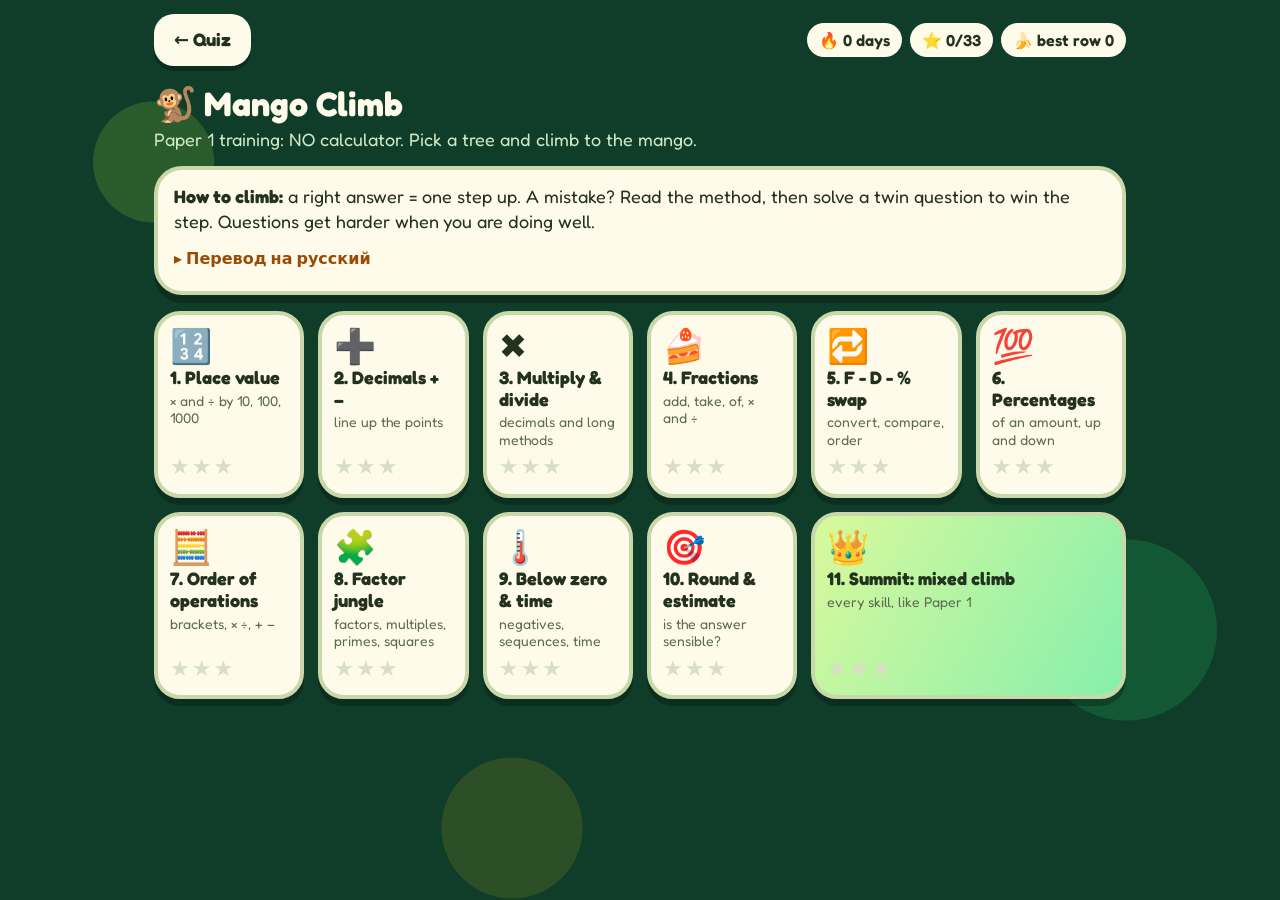
<file: tests/mock1-checkpoint-dec/game-maths/index.html>
<!doctype html>
<html lang="en">
<head>
<meta charset="utf-8">
<meta name="viewport" content="width=device-width, initial-scale=1, viewport-fit=cover">
<title>Mango Climb - no-calculator maths</title>
<link rel="preconnect" href="https://fonts.googleapis.com">
<link rel="preconnect" href="https://fonts.gstatic.com" crossorigin>
<link rel="stylesheet" href="https://fonts.googleapis.com/css2?family=Fredoka:wght@400;600;700&display=swap">
<style>
:root{--bg:#0f3d2a;--card:#fffbea;--ink:#23311f;--soft:#5d6b52;--line:#c9d8a8;--brand:#e8710a;--brand2:#f59e0b;--tint:#ecf6cf;
--good:#2e9e4a;--goodbg:#dff4d2;--bad:#d6452d;--badbg:#fde1d8;--warn:#e8a200;--warnbg:#fdf0c4;
--font:"Fredoka","Trebuchet MS",system-ui,sans-serif}
*{box-sizing:border-box}
html,body{margin:0}
body{background-color:var(--bg);background-image:radial-gradient(circle at 12% 18%,rgba(163,230,53,.18) 0 60px,transparent 61px),radial-gradient(circle at 88% 70%,rgba(34,197,94,.2) 0 90px,transparent 91px),radial-gradient(circle at 40% 92%,rgba(250,204,21,.12) 0 70px,transparent 71px);background-attachment:fixed;color:var(--ink);font-family:var(--font);font-size:18px;line-height:1.4;min-height:100vh;-webkit-tap-highlight-color:transparent;overflow-x:hidden}
button{font:inherit;cursor:pointer;color:inherit;touch-action:manipulation}
[hidden]{display:none!important}
.wrap{max-width:1000px;margin:0 auto;padding:14px 14px 40px}
.btn{font-weight:700;background:var(--brand);color:#fff;border:0;border-radius:20px;box-shadow:0 5px 0 #9a4a05;min-height:52px;min-width:52px;padding:10px 20px;display:inline-flex;align-items:center;justify-content:center;gap:8px;text-decoration:none;user-select:none;-webkit-user-select:none}
.btn:active{transform:translateY(4px);box-shadow:0 1px 0 #9a4a05}
.btn.alt{background:var(--card);color:var(--ink);box-shadow:0 5px 0 rgba(0,0,0,.28)}
.btn:disabled{opacity:.45;cursor:default}
.top{display:flex;gap:10px;align-items:center;justify-content:space-between;flex-wrap:wrap}
.chips{display:flex;gap:8px;flex-wrap:wrap}
.chip{background:var(--card);border-radius:30px;padding:6px 12px;font-weight:600;font-size:16px;white-space:nowrap}
h1{color:#fffbea;font-size:34px;margin:18px 0 4px;line-height:1.15}
.sub{color:#cfe8c4;margin:0 0 14px}
.card{background:var(--card);border:4px solid var(--line);border-radius:28px;box-shadow:0 8px 0 rgba(0,0,0,.25);padding:14px 16px}
details.ru{margin-top:6px;font-size:16px}
details.ru summary{cursor:pointer;font-weight:600;color:#9a4a05;list-style:none;padding:6px 0;min-height:36px}
details.ru summary::-webkit-details-marker{display:none}
details.ru summary::before{content:"▸ "}
details.ru[open] summary::before{content:"▾ "}
.gl{display:flex;flex-wrap:wrap;gap:6px;margin-top:6px}
.gl span{background:var(--tint);border-radius:12px;padding:3px 9px;font-size:15px}
.map{display:grid;grid-template-columns:repeat(auto-fill,minmax(150px,1fr));gap:14px;margin-top:16px}
.lv{position:relative;text-align:left;background:var(--card);border:4px solid var(--line);border-radius:26px;box-shadow:0 7px 0 rgba(0,0,0,.25);padding:12px;min-height:146px;display:flex;flex-direction:column;gap:3px;min-width:0}
.lv:active{transform:translateY(3px)}
.lv .ico{font-size:34px;line-height:1.1}
.lv .nm{font-weight:700;line-height:1.2}
.lv .ds{font-size:14px;color:var(--soft);line-height:1.25}
.lv .st{margin-top:auto;color:var(--brand2);font-size:22px;letter-spacing:2px}
.lv .st i{font-style:normal;color:#d9dec6}
.lv .res{position:absolute;top:10px;right:10px;font-size:12px;font-weight:700;background:var(--warnbg);border-radius:10px;padding:2px 7px}
.lv.boss{background:linear-gradient(120deg,#d9f99d,#86efac);grid-column:span 2}
/* play */
.ptop{display:flex;gap:8px;align-items:center;margin-bottom:8px}
.ptop .btn{min-height:48px;padding:6px 14px;font-size:16px}
.ptitle{flex:1;min-width:0;color:#fffbea;font-weight:700;line-height:1.15;font-size:17px}
.ptitle small{display:block;color:#cfe8c4;font-weight:600;font-size:13px}
.vine{position:relative;height:44px;margin:0 0 10px;background:rgba(255,251,234,.12);border-radius:22px;padding:0 6px}
.vine .rail{position:absolute;left:24px;right:54px;top:19px;height:6px;border-radius:4px;background:#2f6b45}
.vine .fill{position:absolute;left:0;top:0;bottom:0;background:#a3e635;border-radius:4px;transition:width .5s}
.vine .dot{position:absolute;top:-3px;width:12px;height:12px;margin-left:-6px;border-radius:50%;background:#fffbea}
.vine .dot.on{background:#a3e635}
.vine .monkey{position:absolute;top:-18px;margin-left:-17px;font-size:30px;line-height:1.3;transition:left .5s}
.vine .goal{position:absolute;right:7px;top:3px;font-size:28px;line-height:38px}
.vine.slip .monkey{animation:slip .5s}
@keyframes slip{25%{transform:translateY(8px) rotate(-18deg)}60%{transform:translateY(-3px) rotate(12deg)}}
.pgrid{display:grid;grid-template-columns:minmax(0,1fr);gap:12px}
.qcard{text-align:center;min-width:0}
.qcard .tag{display:flex;justify-content:space-between;align-items:center;gap:8px;font-size:13px;font-weight:700;color:var(--soft)}
.qcard .tag b{color:var(--brand2);letter-spacing:2px;font-size:16px}
.qcard .instr{font-weight:600;font-size:20px;margin:6px 0 2px;line-height:1.3}
.qcard .story{font-size:20px;font-weight:600;margin:6px 0;line-height:1.35}
.math{font-weight:700;font-size:40px;margin:8px 0 4px;line-height:1.5;overflow-wrap:anywhere}
.math.long{font-size:32px}
.qcard details.ru{text-align:left}
.fr{display:inline-flex;flex-direction:column;align-items:center;vertical-align:middle;line-height:1.08;margin:0 .1em;font-size:.82em}
.fr i{font-style:normal;padding:0 .18em;min-width:.9em;text-align:center}
.fr i+i{border-top:.1em solid currentColor}
.mx{white-space:nowrap}
.box{display:inline-block;width:1.1em;height:1.1em;border:4px dashed var(--brand);border-radius:10px;vertical-align:-.18em}
.answer{min-width:0}
.disp{background:#fff;border:4px solid var(--brand);border-radius:20px;min-height:68px;display:flex;align-items:center;justify-content:center;gap:10px;font-size:34px;font-weight:700;margin-bottom:10px;padding:2px 10px}
.disp .ph{color:#b9c3a4;font-size:20px;font-weight:600}
.disp .unit{color:var(--soft);font-size:24px}
.pad{display:grid;grid-template-columns:repeat(4,minmax(0,1fr));gap:8px}
.key{min-height:56px;border:0;border-radius:18px;background:var(--card);font-size:26px;font-weight:700;box-shadow:0 5px 0 rgba(0,0,0,.28);user-select:none;-webkit-user-select:none}
.key:active{transform:translateY(4px);box-shadow:0 1px 0 rgba(0,0,0,.28)}
.key:disabled{opacity:.25;cursor:default;transform:none}
.key.fn{background:var(--tint);font-size:22px}
.key.ok{background:var(--brand);color:#fff;box-shadow:0 5px 0 #9a4a05}
.opts{display:grid;grid-template-columns:repeat(2,minmax(0,1fr));gap:10px}
.opts.one{grid-template-columns:minmax(0,1fr)}
.opts.four{grid-template-columns:repeat(4,minmax(0,1fr))}
.opt{min-height:68px;border:4px solid var(--line);border-radius:20px;background:var(--card);font-size:26px;font-weight:700;box-shadow:0 5px 0 rgba(0,0,0,.25);padding:6px;min-width:0;line-height:1.35;position:relative}
.opt.sel{background:#ffe8b0;border-color:var(--brand)}
.opt .n{position:absolute;top:-8px;left:-6px;background:var(--brand);color:#fff;border-radius:50%;width:28px;height:28px;font-size:16px;line-height:28px}
.opts.three{grid-template-columns:repeat(3,minmax(0,1fr))}
.wide{width:100%;margin-top:12px;font-size:21px;min-height:60px}
.chart{background:var(--card);border-radius:22px;border:4px solid var(--line);padding:8px}
.cols{display:grid;grid-template-columns:repeat(4,minmax(0,1fr)) 16px repeat(3,minmax(0,1fr));gap:3px;text-align:center}
.cols .hd{font-size:13px;font-weight:700;background:var(--tint);border-radius:8px;padding:4px 0;line-height:1.1}
.cols .dg{font-size:32px;font-weight:700;min-height:56px;display:flex;align-items:center;justify-content:center;border:2px solid var(--line);border-radius:10px;background:#fff}
.cols .dg.zero{color:#a8b392}
.cols .pt{font-size:36px;font-weight:700;display:flex;align-items:flex-end;justify-content:center;line-height:1.2}
.arrows{display:grid;grid-template-columns:1fr 1fr;gap:10px;margin-top:12px}
.arrows .btn{min-height:62px}
.fb{border:4px solid var(--good);background:var(--goodbg);border-radius:26px;padding:12px 16px;text-align:left}
.fb.bad{border-color:var(--bad);background:var(--badbg)}
.fb h2{margin:0 0 4px;font-size:22px}
.fb .cmpans{font-weight:600;margin:2px 0}
.fb .trap{background:var(--warnbg);border-radius:14px;padding:8px 10px;margin:8px 0;font-weight:600}
.fb ol{margin:6px 0;padding-left:24px}
.fb li{margin:5px 0}
.fb .act{position:sticky;bottom:8px;margin-top:10px}
.fb .act .btn{width:100%;font-size:20px}
.done{text-align:center;max-width:560px;margin:24px auto}
.done .big{font-size:60px;color:var(--brand2);letter-spacing:6px}
.done .big i{font-style:normal;color:#d9dec6}
.done .row{display:flex;gap:12px;justify-content:center;flex-wrap:wrap;margin-top:14px}
@media (max-width:380px){.cols .dg{font-size:26px}.math{font-size:34px}}
@media (max-width:600px){.fb{font-size:17px}.map{grid-template-columns:repeat(2,minmax(0,1fr));gap:10px}.chip{font-size:14px;padding:5px 9px}.top .btn{padding:6px 14px}}
@media (min-width:700px) and (max-width:899px){.math{font-size:52px}.key{min-height:72px;font-size:30px}.qcard{padding:22px}}
@media (min-width:900px){.pgrid{grid-template-columns:minmax(0,1fr) minmax(0,1fr);align-items:start}.math{font-size:48px}.math.long{font-size:36px}}
@media (prefers-reduced-motion:reduce){*{animation:none!important;transition:none!important}}
</style>
</head>
<body>
<div class="wrap" id="app"></div>
<script>
/* =====================================================================
   Mango Climb - non-calculator maths practice. Everything is generated.
   Storage (every access guarded):
     'sq:mock1-checkpoint-dec'  quiz record; the game only adds to "xp"
     'sq:profile'               shared daily streak {day, streak}
     'sq:game:mango-climb'      game progress (no "xp" field)
   QA: ?level=1..11 [&tier=1..3] [&kind=id] [&seed=n] [&show=wrong|right|done]
       ?selftest
   ===================================================================== */
'use strict';
const QS=new URLSearchParams(location.search), SELFTEST=QS.has('selftest');
const GKEY='sq:game:mango-climb', QKEY='sq:mock1-checkpoint-dec', PKEY='sq:profile';

/* ---------- random ---------- */
let seed=QS.has('seed')?(+QS.get('seed')>>>0):(SELFTEST?20261126:((Date.now()^(Math.random()*1e9))>>>0));
function rnd(){seed=(seed+0x6D2B79F5)|0;let t=Math.imul(seed^(seed>>>15),1|seed);t=(t+Math.imul(t^(t>>>7),61|t))^t;return((t^(t>>>14))>>>0)/4294967296}
const ri=(a,b)=>a+Math.floor(rnd()*(b-a+1));
const one=a=>a[Math.floor(rnd()*a.length)];
function shuffle(a){a=a.slice();for(let i=a.length-1;i>0;i--){const j=Math.floor(rnd()*(i+1));[a[i],a[j]]=[a[j],a[i]]}return a}
const pickN=(a,n)=>shuffle(a).slice(0,n);

/* ---------- number helpers (integer arithmetic only) ---------- */
function dec(n,p){ /* n / 10^p as a tidy string */
  const neg=n<0;n=Math.abs(n);if(p<0){n*=Math.pow(10,-p);p=0}
  let s=String(n);if(p>0){while(s.length<=p)s='0'+s;s=s.slice(0,-p)+'.'+s.slice(-p);s=s.replace(/0+$/,'').replace(/\.$/,'')}
  return (neg&&s!=='0'?'−':'')+s;
}
function padp(s,p){if(!p)return s;let [a,b='']=s.split('.');while(b.length<p)b+='0';return a+'.'+b}
const P10=p=>Math.pow(10,p);
function nz(a,b){let n;do{n=ri(a,b)}while(n%10===0);return n}
function gcd(a,b){a=Math.abs(a);b=Math.abs(b);while(b){[a,b]=[b,a%b]}return a}
const lcm=(a,b)=>a*b/gcd(a,b);
function fstr(n,d){const g=gcd(n,d);n/=g;d/=g;return d===1?String(n):n+'/'+d}
function mixed(n,d){const g=gcd(n,d);n/=g;d/=g;if(d===1)return String(n);return n>d?Math.floor(n/d)+' '+(n%d)+'/'+d:n+'/'+d}
const E=s=>'{'+s+'}';
const signed=n=>n<0?'−'+(-n):String(n);

/* ---------- exact value of a typed answer (game side) ---------- */
function typedVal(s){
  s=String(s).trim().replace(/−/g,'-');let m;
  if((m=/^(-?)(\d+)(?:\.(\d*))?$/.exec(s))){const f=m[3]||'';return {n:(m[1]?-1:1)*Number(m[2]+f),d:P10(f.length),plain:true}}
  if((m=/^(?:(\d+) )?(\d+)\/(\d+)$/.exec(s))){const w=+(m[1]||0),a=+m[2],b=+m[3];if(!b)return null;if(m[1]!==undefined&&a>=b)return {n:w*b+a,d:b,frac:true,badMixed:true};return {n:w*b+a,d:b,frac:true,a:a,b:b}}
  return null;
}
const same=(x,y)=>!!x&&!!y&&x.n*y.d===y.n*x.d;

/* =====================================================================
   GENERATORS. Each returns an item:
   {type, q, story?, math?, unit?, ans, opts?, how:[...], rule, traps?, v}
   ===================================================================== */
const K={};
function kind(id,tiers,ru,gl,rule,fn){K[id]={id,tiers,ru,gl,rule,fn}}

/* ---- 1 place value ---- */
function pvNumbers(t){
  for(;;){
    const sig=t===1?ri(2,99):t===2?nz(11,999):nz(101,9999);
    const p=t===1?ri(0,1):t===2?ri(0,2):ri(0,3);
    const e=t===1?ri(1,2):ri(1,3);
    const mul=rnd()<.5, np=mul?p-e:p+e;
    if(np>3||sig*P10(-Math.min(np,0))>=10000||sig/P10(p)>=10000)continue;
    return {sig,p,e,mul,np,a:dec(sig,p),r:dec(sig,np),f:P10(e),op:mul?'×':'÷'};
  }
}
function pvHow(x){
  const h=[(x.mul?'× makes the number bigger: every digit moves to the LEFT.':'÷ makes the number smaller: every digit moves to the RIGHT.')+' '+x.f+' has '+x.e+' zero'+(x.e>1?'s':'')+', so move '+x.e+' place'+(x.e>1?'s':'')+'.'];
  if(x.e>1){let cur=x.a;for(let i=1;i<=x.e;i++){const nxt=dec(x.sig,x.p+(x.mul?-i:i));h.push('Place '+i+': '+E(cur+' '+x.op+' 10 = '+nxt));cur=nxt}}
  h.push('Answer: '+E(x.a+' '+x.op+' '+x.f+' = '+x.r));
  return h;
}
function pvTraps(x){
  const t=[];
  for(const k of [1,2,3,4]){if(k!==x.e)t.push({v:dec(x.sig,x.p+(x.mul?-k:k)),m:'You moved the digits '+k+' place'+(k>1?'s':'')+'. For '+x.op+' '+x.f+' you need exactly '+x.e+'.'});t.push({v:dec(x.sig,x.p+(x.mul?k:-k)),m:'Wrong direction. '+(x.mul?'Multiplying by '+x.f+' must give a BIGGER number.':'Dividing by '+x.f+' must give a SMALLER number.')})}
  return t;
}
const PVRULE='× 10, 100, 1000: цифры сдвигаются влево на 1, 2, 3 разряда. ÷ - вправо. Пустые разряды заполняем нулями.';
kind('pv-shift',[1,2,3],'Передвинь цифры в таблице разрядов так, чтобы получился ответ. Потом нажми Check.',[['digit','цифра'],['place','разряд'],['tenths','десятые'],['hundredths','сотые'],['thousandths','тысячные']],PVRULE,t=>{
  const x=pvNumbers(t);
  return {type:'shift',q:'Move the digits to show the answer.',math:x.a+' '+x.op+' '+x.f,ans:x.mul?x.e:-x.e,answerText:x.r,orig:x.a,sig:x.sig,p:x.p,how:pvHow(x),v:{t:'shift',orig:x.a}};
});
kind('pv-type',[1,2,3],'Вычисли и набери ответ.',[['work out','вычисли']],PVRULE,t=>{
  const x=pvNumbers(t);
  return {type:'num',q:'Work out.',math:x.a+' '+x.op+' '+x.f,ans:x.r,how:pvHow(x),traps:pvTraps(x),v:{t:'eval'}};
});
kind('pv-missing',[2,3],'Какое число должно стоять в рамке?',[['goes in the box','стоит в рамке']],PVRULE,t=>{
  const x=pvNumbers(t);
  return {type:'pick',cols:'three',q:'Which number goes in the box?',math:x.a+' '+x.op+' □ = '+x.r,opts:['10','100','1000'],ans:x.e-1,
    how:['Compare where the first digit was and where it is now: it moved '+x.e+' place'+(x.e>1?'s':'')+'.',x.e+' place'+(x.e>1?'s':'')+' means '+x.f+'. Check: '+E(x.a+' '+x.op+' '+x.f+' = '+x.r)],v:{t:'missing'}};
});
const PLACES=[[3,'thousands'],[2,'hundreds'],[1,'tens'],[0,'ones'],[-1,'tenths'],[-2,'hundredths'],[-3,'thousandths']];
kind('pv-digit',[1,2,3],'Чему равна эта цифра (ее значение по разряду)?',[['value','значение'],['digit','цифра'],['tens','десятки'],['tenths','десятые'],['hundredths','сотые'],['thousandths','тысячные']],'Значение цифры зависит от места: после точки идут десятые, сотые, тысячные.',t=>{
  const p=t===1?1:t===2?2:3, w=t===1?2:t===2?2:ri(2,3);
  const ds=pickN([1,2,3,4,5,6,7,8,9],p+w);
  const s=ds.slice(0,w).join('')+'.'+ds.slice(w).join('');
  const i=ri(0,p+w-1), e=w-1-i, d=ds[i];
  const val=x=>x>=0?String(d*P10(x)):dec(d,-x);
  const es=shuffle([e].concat(pickN(PLACES.map(a=>a[0]).filter(x=>x!==e&&x>=-3&&x<=2),3)));
  const nm=PLACES.find(a=>a[0]===e)[1];
  return {type:'pick',q:'What is the value of the digit '+d+' in this number?',math:s,opts:es.map(val),ans:es.indexOf(e),
    how:['Read the places from the decimal point. To the left: ones, tens, hundreds. To the right: tenths, hundredths, thousandths.','The digit '+d+' is in the '+nm+' place, so it is worth '+val(e)+'.'],v:{t:'digit',d:d}};
});
kind('pv-chain',[3],'Два действия по очереди, слева направо.',[['work out','вычисли']],PVRULE,t=>{
  for(;;){
    const sig=nz(11,999),p=ri(0,2),e1=ri(1,3),e2=ri(1,3),m1=rnd()<.5,m2=!m1;
    const p1=p+(m1?-e1:e1),p2=p1+(m2?-e2:e2);
    if(e1===e2||p1>3||p2>3||sig*P10(Math.max(0,-p1))>99999||sig*P10(Math.max(0,-p2))>99999)continue;
    const a=dec(sig,p),b=dec(sig,p1),c=dec(sig,p2),o1=m1?'×':'÷',o2=m2?'×':'÷';
    return {type:'num',q:'Work out, from left to right.',math:a+' '+o1+' '+P10(e1)+' '+o2+' '+P10(e2),ans:c,
      how:['First step: '+E(a+' '+o1+' '+P10(e1)+' = '+b),'Second step: '+E(b+' '+o2+' '+P10(e2)+' = '+c)],v:{t:'eval'}};
  }
});

/* ---- 2 decimals add / subtract ---- */
const ADDRULE='Выровняй десятичные точки одну под другой и допиши нули: 4.5 = 4.50. Потом складывай или вычитай по разрядам.';
function addItem(a,pa,b,pb,op){
  const p=Math.max(pa,pb),A=a*P10(p-pa),B=b*P10(p-pb),R=op==='+'?A+B:A-B;
  const as=dec(a,pa),bs=dec(b,pb),rs=dec(R,p);
  const how=['Line up the decimal points. Write both numbers with '+p+' decimal place'+(p>1?'s':'')+': '+padp(as,p)+' and '+padp(bs,p)+'.'];
  if(op==='+'){
    const wa=Math.floor(A/P10(p)),wb=Math.floor(B/P10(p)),fa=A%P10(p),fb=B%P10(p);
    how.push('Whole numbers: '+E(wa+' + '+wb+' = '+(wa+wb)));
    how.push('Decimal parts: '+E(dec(fa,p)+' + '+dec(fb,p)+' = '+dec(fa+fb,p)));
    how.push('Put them together: '+E((wa+wb)+' + '+dec(fa+fb,p)+' = '+rs));
  }else{
    const wb=Math.floor(B/P10(p)),fb=B%P10(p);
    if(wb&&fb){how.push('Take away the whole part first: '+E(as+' − '+wb+' = '+dec(A-wb*P10(p),p)));how.push('Then take away the rest: '+E(dec(A-wb*P10(p),p)+' − '+dec(fb,p)+' = '+rs))}
    else how.push('Subtract: '+E(as+' − '+bs+' = '+rs));
    how.push('Check by adding back: '+E(rs+' + '+bs+' = '+as));
  }
  const traps=[];if(pa!==pb){const w=op==='+'?a+b:a-b;if(w>0)traps.push({v:dec(w,p),m:'You lined up the last digits. Line up the decimal points instead.'})}
  return {type:'num',q:'Work out.',math:as+' '+op+' '+bs,ans:rs,how,traps,v:{t:'eval'}};
}
kind('as-1dp',[1],'Вычисли.',[['work out','вычисли']],ADDRULE,()=>{
  if(rnd()<.5)return addItem(nz(12,99),1,nz(12,99),1,'+');
  let a=nz(31,99),b=nz(11,a-3);return addItem(a,1,b,1,'−');
});
kind('as-mixed',[2,3],'Вычисли. У чисел разное количество знаков после точки.',[['work out','вычисли']],ADDRULE,t=>{
  const pb=t===2?2:ri(2,3);
  for(;;){
    const a=nz(12,t===2?199:499),b=nz(P10(pb)+1,P10(pb)*(t===2?9:15));
    const op=rnd()<.5?'+':'−';
    if(op==='−'&&a*P10(pb-1)<=b+5)continue;
    return rnd()<.5&&op==='+'?addItem(b,pb,a,1,op):addItem(a,1,b,pb,op);
  }
});
kind('as-whole',[3],'Вычти десятичную дробь из целого числа.',[['work out','вычисли']],ADDRULE,()=>{
  const pb=ri(2,3),w=ri(6,30),b=nz(P10(pb)+1,P10(pb)*5);
  return addItem(w,0,b,pb,'−');
});
kind('as-three',[3],'Три числа: считай слева направо.',[['work out','вычисли']],ADDRULE,()=>{
  const a=nz(51,99),b=nz(101,499),c=nz(11,49);const ab=a*10+b,r=ab-c*10;
  const as=dec(a,1),bs=dec(b,2),cs=dec(c,1);
  return {type:'num',q:'Work out.',math:as+' + '+bs+' − '+cs,ans:dec(r,2),how:['Line up the decimal points.','First add: '+E(as+' + '+bs+' = '+dec(ab,2)),'Then subtract: '+E(dec(ab,2)+' − '+cs+' = '+dec(r,2))],v:{t:'eval'}};
});
const THINGS=['a notebook','a torch','a kite','a puzzle','a paint set','a ball','a map','a water bottle','a model boat','a pencil case','a sandwich','a smoothie'];
kind('as-money',[2,3],'Задача про деньги: сколько сдачи?',[['pay','платить'],['change','сдача'],['note','купюра'],['buy','покупать'],['costs','стоит']],'Сначала сложи цены, потом вычти сумму из того, что заплатили.',()=>{
  const [x,y]=pickN(THINGS,2),a=nz(105,790)*1,b=nz(105,790),A=a-(a%5),B=b-(b%5),sum=A+B,pay=sum>=1000?2000:1000,ch=pay-sum;
  const m=n=>padp(dec(n,2),2);
  return {type:'num',q:'How much change do you get?',story:'You buy '+x+' for $'+m(A)+' and '+y+' for $'+m(B)+'. You pay with $'+(pay/100)+'.',unit:'$',ans:dec(ch,2),
    how:['Add the two prices: '+E(m(A)+' + '+m(B)+' = '+m(sum)),'Take the total away from the money you paid: '+E((pay/100)+' − '+m(sum)+' = '+m(ch))],
    traps:sum===ch?[]:[{v:dec(sum,2),m:'That is the total cost. The question asks for the change.'}],v:{t:'story',expr:(pay/100)+' − '+m(A)+' − '+m(B),nums:[m(A),m(B),String(pay/100)]}};
});

/* ---- 3 multiply / divide ---- */
const MULRULE='Умножь как целые числа, потом верни столько же знаков после точки, сколько было в вопросе.';
function mulItem(a,p,k){
  const prod=a*k,as=dec(a,p),rs=dec(prod,p),how=[];
  how.push('Ignore the decimal point for a moment and multiply '+a+' by '+k+'.');
  if(a>10){const t=Math.floor(a/10)*10,o=a%10;how.push('Split it: '+E(t+' × '+k+' = '+t*k)+' and '+E(o+' × '+k+' = '+o*k)+', then '+E(t*k+' + '+o*k+' = '+prod))}
  else how.push(E(a+' × '+k+' = '+prod));
  how.push('The question has '+p+' decimal place'+(p>1?'s':'')+', so divide by '+P10(p)+': '+E(prod+' ÷ '+P10(p)+' = '+rs));
  return {type:'num',q:'Work out.',math:as+' × '+k,ans:rs,how,traps:[{v:dec(prod,p-1),m:'The digits are right but the size is not. Estimate first to see where the point goes.'},{v:dec(prod,p+1),m:'The digits are right but the point is in the wrong place. Count the decimal places.'}],v:{t:'eval'}};
}
function divItem(q,p,k){
  const a=q*k,as=dec(a,p),rs=dec(q,p);
  const how=[];const unit=p===1?'tenths':'hundredths';
  how.push('Think of '+as+' as '+a+' '+unit+'.');
  how.push('Divide: '+E(a+' ÷ '+k+' = '+q)+', so you have '+q+' '+unit+'.');
  how.push(E(q+' ÷ '+P10(p)+' = '+rs));
  how.push('Check by multiplying back: '+E(rs+' × '+k+' = '+as));
  return {type:'num',q:'Work out.',math:as+' ÷ '+k,ans:rs,how,traps:[{v:dec(q,p-1),m:'Check the size: your answer × '+k+' is ten times too big.'},{v:dec(q,p+1),m:'Check the size: your answer × '+k+' is ten times too small.'}],v:{t:'eval'}};
}
kind('md-easy',[1],'Умножь или раздели.',[['work out','вычисли']],MULRULE,()=>rnd()<.5?mulItem(ri(2,9),1,ri(2,9)):divItem(ri(2,9),1,ri(2,9)));
kind('md-mul',[2,3],'Умножь десятичную дробь на целое число.',[['work out','вычисли']],MULRULE,t=>mulItem(t===2?nz(13,99):nz(113,949),t===2?1:2,ri(3,9)));
kind('md-div',[2,3],'Раздели десятичную дробь на целое число.',[['work out','вычисли']],'Раздели как целые (в десятых или сотых), потом верни точку. Проверь умножением.',t=>divItem(t===2?nz(12,49):nz(105,399),t===2?1:2,ri(3,9)));
kind('md-longmul',[3],'Умножение в столбик: два двузначных числа.',[['work out','вычисли']],'Разбей второй множитель на десятки и единицы, посчитай две части и сложи.',()=>{
  const a=nz(13,89),b=nz(13,49),t=Math.floor(b/10)*10,o=b%10;
  return {type:'num',q:'Work out.',math:a+' × '+b,ans:String(a*b),how:['Split '+b+' into '+t+' and '+o+'.',E(a+' × '+t+' = '+a*t),E(a+' × '+o+' = '+a*o),'Add the parts: '+E(a*t+' + '+a*o+' = '+a*b)],traps:[{v:String(a*t),m:'That is only the tens part. Add the ones part too.'}],v:{t:'eval'}};
});
kind('md-longdiv',[3],'Деление на двузначное число.',[['work out','вычисли']],'Бери большими кусками: сначала десятки делителя, потом единицы. Проверь умножением.',()=>{
  const d=ri(11,25),q=nz(12,39),a=d*q,t=Math.floor(q/10)*10,o=q%10;
  return {type:'num',q:'Work out.',math:a+' ÷ '+d,ans:String(q),how:['How many '+d+'s? Start with a big chunk: '+E(d+' × '+t+' = '+d*t),'What is left? '+E(a+' − '+d*t+' = '+(a-d*t)),'Then '+E(d+' × '+o+' = '+d*o),'Total number of '+d+'s: '+E(t+' + '+o+' = '+q)],v:{t:'eval'}};
});
kind('md-story',[2,3],'Задача: куски одинаковой длины.',[['cut','разрезать'],['equal pieces','равные куски'],['ribbon','лента'],['rope','веревка'],['plank','доска'],['each','каждый'],['long','длиной']],'Длина одного куска = вся длина ÷ количество кусков.',t=>{
  const th=one(['ribbon','rope','plank','paper strip']),k=ri(4,8),p=t===2?1:2,q=t===2?nz(3,19):nz(26,195),a=q*k;
  const x=divItem(q,p,k);
  x.q='How long is each piece?';delete x.math;x.unit='m';x.story='A '+th+' is '+dec(a,p)+' m long. It is cut into '+k+' equal pieces.';x.v={t:'story',expr:dec(a,p)+' ÷ '+k,nums:[dec(a,p),String(k)]};return x;
});

/* ---- 4 fractions ---- */
const FRULE='Складывать и вычитать можно только дроби с одинаковым знаменателем. Нижние числа НЕ складываем. В конце сократи.';
function simpStep(n,d,how){const g=gcd(n,d);if(g>1)how.push('Simplify (divide top and bottom by '+g+'): '+E(n+'/'+d+' = '+fstr(n,d)));if(n>d&&n%d)how.push('As a mixed number: '+E(fstr(n,d)+' = '+mixed(n,d)))}
function addFrac(n1,d1,n2,d2,op){
  const L=lcm(d1,d2),m1=n1*L/d1,m2=n2*L/d2,r=op==='+'?m1+m2:m1-m2;const how=[];
  if(d1!==d2){how.push('The bottom numbers are different. A number both fit into: '+L+'.');
    const c=[];if(d1!==L)c.push(E(n1+'/'+d1+' = '+m1+'/'+L));if(d2!==L)c.push(E(n2+'/'+d2+' = '+m2+'/'+L));how.push('Give them the bottom number '+L+' (multiply top AND bottom): '+c.join(' and '))}
  else how.push('The bottom numbers are the same, so keep '+L+' and work with the top numbers.');
  how.push(E(m1+'/'+L+' '+op+' '+m2+'/'+L+' = '+r+'/'+L));simpStep(r,L,how);
  const traps=[];const wn=op==='+'?n1+n2:n1-n2,wd=op==='+'?d1+d2:Math.abs(d1-d2);if(wd>0&&wn>0)traps.push({v:wn+'/'+wd,m:'Do not '+(op==='+'?'add':'subtract')+' the bottom numbers. Make them the same first.'});
  return {type:'frac',q:'Work out. Give the answer in its simplest form.',math:n1+'/'+d1+' '+op+' '+n2+'/'+d2,ans:fstr(r,L),how,traps,v:{t:'eval'}};
}
function properN(d){let n;do{n=ri(1,d-1)}while(gcd(n,d)!==1);return n}
kind('fr-same',[1],'Сложи или вычти дроби. Ответ сократи.',[['simplest form','несократимый вид'],['numerator (top)','числитель'],['denominator (bottom)','знаменатель']],FRULE,()=>{
  const d=one([5,7,8,9,10,12]);
  for(;;){const a=ri(1,d-1),b=ri(1,d-1),op=rnd()<.5?'+':'−';if(op==='+'&&a+b<d)return addFrac(a,d,b,d,op);if(op==='−'&&a>b)return addFrac(a,d,b,d,op)}
});
kind('fr-of',[1,2],'Найди часть от числа.',[['of','от (часть от числа)']],'Дробь от числа: раздели на знаменатель, умножь на числитель.',t=>{
  const d=t===1?one([2,3,4,5,10]):one([6,7,8,9,12]),n=d===2?1:ri(2,d-1),u=t===1?ri(2,9):ri(4,12),a=d*u;
  return {type:'num',q:'Work out.',math:n+'/'+d+' of '+a,ans:String(n*u),how:['Divide by the bottom number to find one part: '+E(a+' ÷ '+d+' = '+u),'Multiply by the top number: '+E(u+' × '+n+' = '+n*u)],traps:n>1?[{v:String(u),m:'That is only ONE part. You need '+n+' parts.'}]:[],v:{t:'eval'}};
});
kind('fr-simplify',[1,2],'Сократи дробь до несократимой.',[['simplest form','несократимый вид']],'Раздели числитель и знаменатель на одно и то же число, пока это возможно.',t=>{
  const d=one(t===1?[3,4,5,6]:[5,7,8,9,12]),n=properN(d),g=t===1?ri(2,4):ri(3,9);
  return {type:'frac',q:'Write this fraction in its simplest form.',math:(n*g)+'/'+(d*g),ans:n+'/'+d,how:['Find the biggest number that divides both '+n*g+' and '+d*g+'. It is '+g+'.',E(n*g+' ÷ '+g+' = '+n)+' and '+E(d*g+' ÷ '+g+' = '+d),E(n*g+'/'+d*g+' = '+n+'/'+d)],v:{t:'eval'}};
});
kind('fr-related',[2,3],'Знаменатели разные: приведи к общему.',[['simplest form','несократимый вид'],['common denominator','общий знаменатель']],FRULE,()=>{
  for(;;){const d1=one([2,3,4,5,6]),d2=d1*ri(2,3),a=properN(d1),b=properN(d2),op=rnd()<.5?'+':'−';
    const v=a*d2+(op==='+'?1:-1)*b*d1;if(v<=0||v>=2*d1*d2||v===d1*d2)continue;
    return rnd()<.5||op==='−'?addFrac(a,d1,b,d2,op):addFrac(b,d2,a,d1,op)}
});
kind('fr-unlike',[3],'Знаменатели разные: найди общий.',[['simplest form','несократимый вид'],['common denominator','общий знаменатель']],FRULE,()=>{
  for(;;){const [d1,d2]=pickN([2,3,4,5,6,7,8,9],2);if(d1%d2===0||d2%d1===0)continue;const a=properN(d1),b=properN(d2),op=rnd()<.5?'+':'−';
    const v=a*d2+(op==='+'?1:-1)*b*d1;if(v<=0||v===d1*d2)continue;return addFrac(a,d1,b,d2,op)}
});
kind('fr-times',[2,3],'Умножь дробь на целое число. Можно ответить смешанным числом.',[['mixed number','смешанное число'],['simplest form','несократимый вид']],'Дробь × число: умножается только числитель. Потом сократи.',()=>{
  const d=one([3,4,5,6,8]),n=properN(d),k=ri(2,9),how=['Multiply only the top number: '+E(n+'/'+d+' × '+k+' = '+n*k+'/'+d)];simpStep(n*k,d,how);
  return {type:'frac',q:'Work out. Give the answer in its simplest form.',math:n+'/'+d+' × '+k,ans:fstr(n*k,d),how,traps:[{v:(n*k)+'/'+(d*k),m:'Multiply only the top number. If you multiply top and bottom, the value does not change.'}],v:{t:'eval'}};
});
kind('fr-divide',[3],'Раздели дробь на целое число.',[['simplest form','несократимый вид']],'Дробь ÷ число: каждая часть делится еще на столько же, поэтому знаменатель умножается.',()=>{
  const d=one([2,3,4,5,6,7]),n=properN(d),k=ri(2,6),how=['Sharing by '+k+' makes each piece '+k+' times smaller, so multiply the bottom number by '+k+': '+E(n+'/'+d+' ÷ '+k+' = '+n+'/'+d*k)];simpStep(n,d*k,how);
  return {type:'frac',q:'Work out. Give the answer in its simplest form.',math:n+'/'+d+' ÷ '+k,ans:fstr(n,d*k),how,traps:[{v:fstr(n*k,d),m:'That is × '+k+'. Dividing must give a smaller amount.'}],v:{t:'eval'}};
});
kind('fr-mixed',[3],'Смешанное число умножить на целое.',[['mixed number','смешанное число']],'Умножь отдельно целую часть и дробную часть, потом сложи.',()=>{
  const d=one([2,3,4,5]),n=properN(d),w=ri(1,4),k=d*ri(1,3)+(rnd()<.5?0:ri(1,d-1));
  const fp=n*k,res=w*k*d+fp,how=['Whole part: '+E(w+' × '+k+' = '+w*k),'Fraction part: '+E(n+'/'+d+' × '+k+' = '+fp+'/'+d)];
  if(fp>=d||gcd(fp,d)>1)how.push('Tidy it: '+E(fp+'/'+d+' = '+mixed(fp,d)));
  how.push('Add the two parts: '+E(w*k+' + '+mixed(fp,d)+' = '+mixed(res,d)));
  return {type:'frac',q:'Work out. A mixed number or a whole number is fine.',math:w+' '+n+'/'+d+' × '+k,ans:mixed(res,d),how,traps:[{v:mixed(w*k*d+n,d),m:'You multiplied only the whole part. Multiply the fraction by '+k+' too.'}],v:{t:'eval'}};
});

/* ---- 5 fraction, decimal, percent ---- */
const FDPRULE='Сделай знаменатель 100 (или 10, 1000): 3/20 = 15/100 = 0.15 = 15%. Сравнивать удобнее все в десятичных.';
function friendly(t){const d=one(t===1?[2,4,5,10]:t===2?[4,5,10,20,25,50]:[8,20,25,40,50]);let n=properN(d);const base=d===8?1000:d===40?1000:100;return {n,d,base,top:n*base/d,dc:dec(n*1000/d,3),pc:dec(n*1000/d,1)}}
const toBase=f=>'Make the bottom number '+f.base+': '+E(f.n+'/'+f.d+' = '+f.top+'/'+f.base);
kind('fdp-f2d',[1,2,3],'Запиши дробь в виде десятичной.',[['decimal','десятичная дробь'],['fraction','обыкновенная дробь']],FDPRULE,t=>{
  const f=friendly(t);return {type:'num',q:'Write this fraction as a decimal.',math:f.n+'/'+f.d,ans:f.dc,how:[toBase(f),E(f.top+'/'+f.base+' = '+f.dc)],traps:[{v:f.n+'.'+f.d,m:'The two numbers of a fraction are not the digits of the decimal.'}],v:{t:'eval'}};
});
kind('fdp-f2p',[1,2,3],'Запиши дробь в процентах.',[['percentage','процент']],FDPRULE,t=>{
  const f=friendly(t);const h=[toBase(f)];h.push(f.base===100?E(f.top+'/100 = '+f.pc+'%'):'Per hundred: '+E(f.top+'/1000 = '+f.pc+'%'));
  return {type:'num',q:'Write this fraction as a percentage.',math:f.n+'/'+f.d,unit:'%',ans:f.pc,how:h,v:{t:'pct'}};
});
kind('fdp-d2f',[1,2,3],'Запиши десятичную дробь в виде обыкновенной и сократи.',[['simplest form','несократимый вид']],FDPRULE,t=>{
  const p=t===3?3:t===2?2:1;let x=t===1?ri(1,9):one([125,375,625,875,25,75,225,5,45]);
  if(t===2)do{x=nz(2,98)}while(gcd(x,100)===1);
  const how=['Read the last place: '+(p===1?'tenths':p===2?'hundredths':'thousandths')+'. '+E(dec(x,p)+' = '+x+'/'+P10(p))];simpStep(x,P10(p),how);
  return {type:'frac',q:'Write this decimal as a fraction in its simplest form.',math:dec(x,p),ans:fstr(x,P10(p)),how,v:{t:'eval'}};
});
kind('fdp-p2f',[1,2,3],'Запиши процент в виде обыкновенной дроби и сократи.',[['percent','процент'],['simplest form','несократимый вид']],'Процент - это сотые: p% = p/100. Потом сократи.',t=>{
  const x=t===1?one([10,20,25,30,50,70,75,90]):t===2?ri(1,19)*5:nz(2,98)&~1;
  const how=['Percent means out of 100: '+E(x+'% = '+x+'/100')];simpStep(x,100,how);
  return {type:'frac',q:'Write this percentage as a fraction in its simplest form.',math:x+'%',ans:fstr(x,100),how,v:{t:'eval'}};
});
function repr(num,form){ /* num in thousandths */
  if(form==='d')return dec(num,3);if(form==='p')return dec(num,1)+'%';return fstr(num,1000);
}
kind('fdp-cmp',[1,2,3],'Поставь знак: меньше, равно или больше.',[['less than','меньше чем'],['equal to','равно'],['greater than','больше чем']],FDPRULE,t=>{
  const pool=t===1?[2,4,5,10]:[4,5,10,20,25,50,8];
  const d=one(pool),n=properN(d),a=n*1000/d;
  let b;const r=rnd();
  if(r<.25)b=a;else{const gap=t===1?one([100,150,200,250]):t===2?one([20,30,50,70]):one([5,10,15,25]);b=a+(rnd()<.5?gap:-gap);if(b<=0||b>=1000)b=a+(b<=0?gap:-gap)}
  const form=t===1?one(['d','p']):one(['d','p','d']);
  let l={s:n+'/'+d,v:a},rt={s:repr(b,form),v:b};if(rnd()<.5){const s=l;l=rt;rt=s}
  const sym=l.v<rt.v?'<':l.v>rt.v?'>':'=';
  const how=['Write both as decimals so they are easy to compare.'];
  for(const s of [l,rt]){const dd=dec(s.v,3);if(s.s!==dd)how.push(E(s.s+' = '+dd))}
  how.push('Compare place by place, starting with tenths: '+E(dec(l.v,3)+' '+sym+' '+dec(rt.v,3)));
  return {type:'cmp',q:'Which sign goes between them?',math:l.s+' □ '+rt.s,l:l.s,r:rt.s,ans:sym,how,v:{t:'cmp'}};
});
kind('fdp-order',[2,3],'Нажимай на числа по порядку: от самого маленького к самому большому.',[['smallest','самое маленькое'],['largest','самое большое'],['order','порядок']],FDPRULE,t=>{
  for(;;){
    const forms=shuffle(['f','d','p',one(['f','d','p']),t===3?'d':null].filter(Boolean));
    const vals=[],opts=[],conv=[];
    for(const f of forms){let v;if(f==='f'){const d=one([4,5,10,20,25,8]);v=properN(d)*1000/d}else if(f==='p')v=ri(2,19)*50+(t===3?one([0,10,-10,20]):0);else v=t===3?one([nz(11,99)*10,nz(101,899),ri(1,9)*100]):nz(11,95)*10;vals.push(v);opts.push(repr(v,f))}
    if(new Set(vals).size!==vals.length||vals.some(v=>v<=0||v>=1000))continue;
    const ans=vals.map((v,i)=>i).sort((a,b)=>vals[a]-vals[b]);
    opts.forEach(o=>{const i=opts.indexOf(o),d=dec(vals[i],3);if(o!==d)conv.push(E(o+' = '+d))});
    return {type:'order',q:'Tap from the smallest to the largest.',opts,ans,how:['Change everything to decimals: '+conv.join(', ')+'.','Now order them: '+E(ans.map(i=>dec(vals[i],3)).join(' < '))],v:{t:'order'}};
  }
});

/* ---- 6 percentages ---- */
const PRULE='10% - раздели на 10. 5% - половина от 10%. 1% - раздели на 100. Собирай нужный процент из этих кусочков.';
function pctSteps(p,a){ /* a = amount; returns {h, val in hundredths} */
  const h=[],v=p*a;
  if(p===50){h.push('50% is one half: '+E('50% of '+a+' = '+a+' ÷ 2 = '+dec(v,2)))}
  else if(p===25){h.push('25% is one quarter: '+E('25% of '+a+' = '+a+' ÷ 4 = '+dec(v,2)))}
  else if(p===75){h.push('25% is one quarter: '+E(a+' ÷ 4 = '+dec(a*25,2)));h.push('75% is three quarters: '+E(dec(a*25,2)+' × 3 = '+dec(v,2)))}
  else{
    const t=Math.floor(p/10),rest=p%10,f=rest>=5?1:0,u=rest%5,parts=[];
    if(t){h.push(E('10% of '+a+' = '+dec(a*10,2)));if(t>1)h.push(E(t*10+'% of '+a+' = '+dec(a*10,2)+' × '+t+' = '+dec(a*t*10,2)));parts.push(a*t*10)}
    if(f){h.push('5% is half of 10%: '+E('5% of '+a+' = '+dec(a*10,2)+' ÷ 2 = '+dec(a*5,2)));parts.push(a*5)}
    if(u){h.push(E('1% of '+a+' = '+dec(a,2)));if(u>1)h.push(E(u+'% of '+a+' = '+dec(a,2)+' × '+u+' = '+dec(a*u,2)));parts.push(a*u)}
    if(parts.length>1)h.push('Add the parts: '+E(parts.map(x=>dec(x,2)).join(' + ')+' = '+dec(v,2)));
  }
  return {h,v};
}
kind('pc-of',[1,2,3],'Найди процент от числа.',[['percent','процент'],['of','от']],PRULE,t=>{
  const p=t===1?one([10,50,25,20]):t===2?one([5,15,30,35,40,60,75,45]):one([1,2,3,12,17,21,65,85,95,11]);
  const a=t===1?ri(2,20)*20:t===2?ri(2,25)*20:one([ri(2,9)*100,ri(3,19)*20,ri(1,9)*50]);
  const s=pctSteps(p,a);
  return {type:'num',q:'Work out.',math:p+'% of '+a,ans:dec(s.v,2),how:s.h,traps:[{v:dec(a*100/p*1,2),m:'Percent means out of 100. Do not just divide by '+p+'.'}].filter(x=>p!==10&&p>3&&Number.isInteger(a*100/p)),v:{t:'eval'}};
});
const GOODS=['jacket','bike helmet','backpack','tent','pair of boots','scooter','skateboard','telescope','drum','guitar case'];
kind('pc-change',[2,3],'Увеличь или уменьши цену на указанный процент.',[['sale','распродажа'],['price','цена'],['goes down by','снижается на'],['goes up by','повышается на'],['reduced','уценен'],['increase','увеличить'],['decrease','уменьшить'],['new price','новая цена']],'Сначала найди процент от старой цены, потом прибавь (подорожало) или вычти (подешевело).',t=>{
  const up=rnd()<.5,p=t===2?one([10,20,25,50,15]):one([5,15,35,30,40,12]),a=t===2?ri(2,12)*20:ri(3,25)*20,s=pctSteps(p,a),th=one(GOODS);
  const res=a*100+(up?s.v:-s.v);
  const h=s.h.slice();h.push((up?'It goes up, so add: ':'It goes down, so subtract: ')+E(a+' '+(up?'+':'−')+' '+dec(s.v,2)+' = '+dec(res,2)));
  const story=rnd()<.5?'A '+th+' costs $'+a+'. The price goes '+(up?'up':'down')+' by '+p+'%.':(up?'Increase ':'Decrease ')+a+' by '+p+'%.';
  return {type:'num',q:story.startsWith('A ')?'What is the new price?':'What is the new number?',story,unit:story.startsWith('A ')?'$':'',ans:dec(res,2),how:h,
    traps:[{v:dec(s.v,2),m:'That is only the '+p+'%. Now '+(up?'add it to ':'take it away from ')+a+'.'},{v:dec(a*100+(up?p*100:-p*100),2),m:p+'% is not the same as '+p+'. Find '+p+'% of '+a+' first.'},{v:dec(a*100+(up?-s.v:s.v),2),m:'Read again: it must go '+(up?'UP':'DOWN')+'.'}],
    v:{t:'story',expr:a+' '+(up?'+':'−')+' '+p+'% of '+a,nums:[String(a),p+'%']}};
});
kind('pc-what',[3],'Сколько процентов составляет одно число от другого?',[['what percentage','сколько процентов'],['out of','из'],['scored','набрал'],['marks','баллы']],'Запиши дробь "часть / всего" и сделай знаменатель 100.',()=>{
  const d=one([20,25,50,10,5]),n=properN(d),k=d===50?1:ri(1,d<=10?4:d===25?3:4),tot=d*k,part=n*k,m=100/d;
  const h=[k>1?'Write it as a fraction and simplify: '+E(part+'/'+tot+' = '+n+'/'+d):'Write it as a fraction: '+n+'/'+d+'.','Make the bottom 100 (multiply by '+m+'): '+E(n+'/'+d+' = '+n*m+'/100'),E(n*m+'/100 = '+n*m+'%')];
  return {type:'num',q:'What percentage of the marks is that?',story:'Sam scored '+part+' mark'+(part===1?'':'s')+' out of '+tot+'.',unit:'%',ans:String(n*m),how:h,traps:[{v:String(part),m:'That is the number of marks, not the percentage. The total is '+tot+', not 100.'}],v:{t:'storypct',expr:part+'/'+tot,nums:[String(part),String(tot)]}};
});

/* ---- 7 order of operations ---- */
const ORULE='Порядок: сначала скобки, потом × и ÷ (слева направо), потом + и − (слева направо).';
const ltr=(a,o1,b,o2,c)=>{const f=(x,o,y)=>o==='+'?x+y:o==='−'?x-y:o==='×'?x*y:x/y;const r=f(f(a,o1,b),o2,c);return Number.isInteger(r)&&r>=0?String(r):null};
kind('oo-two',[1],'Вычисли. Помни порядок действий.',[['work out','вычисли']],ORULE,()=>{
  const f=ri(0,2);
  if(f===0){const a=ri(2,20),b=ri(2,9),c=ri(2,9),r=a+b*c;return {type:'num',q:'Work out.',math:a+' + '+b+' × '+c,ans:String(r),how:['Multiply before you add.',E(b+' × '+c+' = '+b*c),E(a+' + '+b*c+' = '+r)],traps:[{v:String((a+b)*c),m:'You added first. × comes before +.'}],v:{t:'eval'}}}
  if(f===1){const b=ri(3,9),c=ri(3,9),a=b*c+ri(2,20),r=a-b*c;return {type:'num',q:'Work out.',math:a+' − '+b+' × '+c,ans:String(r),how:['Multiply before you subtract.',E(b+' × '+c+' = '+b*c),E(a+' − '+b*c+' = '+r)],traps:[{v:String((a-b)*c),m:'You subtracted first. × comes before −.'}],v:{t:'eval'}}}
  const c=ri(2,9),q=ri(2,9),b=c*q,a=b+ri(2,20),r=a-q;return {type:'num',q:'Work out.',math:a+' − '+b+' ÷ '+c,ans:String(r),how:['Divide before you subtract.',E(b+' ÷ '+c+' = '+q),E(a+' − '+q+' = '+r)],traps:ltr(a,'−',b,'÷',c)?[{v:ltr(a,'−',b,'÷',c),m:'You subtracted first. ÷ comes before −.'}]:[],v:{t:'eval'}};
});
kind('oo-brackets',[2,3],'Вычисли. Сначала скобки.',[['brackets','скобки']],ORULE,t=>{
  const f=ri(0,2);
  if(f===0){const a=ri(2,9),b=ri(2,9),c=ri(3,9),d=ri(2,(a+b)*c-1),s=a+b,r=s*c-d;return {type:'num',q:'Work out.',math:'('+a+' + '+b+') × '+c+' − '+d,ans:String(r),how:['Brackets first: '+E(a+' + '+b+' = '+s),'Then multiply: '+E(s+' × '+c+' = '+s*c),'Last, subtract: '+E(s*c+' − '+d+' = '+r)],traps:[{v:String(a+b*c-d),m:'Do the brackets first.'}],v:{t:'eval'}}}
  if(f===1){const a=ri(5,40),b=ri(3,9),d=ri(2,8),c=d+ri(2,9),s=c-d,r=a+b*s;return {type:'num',q:'Work out.',math:a+' + '+b+' × ('+c+' − '+d+')',ans:String(r),how:['Brackets first: '+E(c+' − '+d+' = '+s),'Then multiply: '+E(b+' × '+s+' = '+b*s),'Last, add: '+E(a+' + '+b*s+' = '+r)],traps:[{v:String((a+b)*s),m:'× comes before +. Do not add '+a+' and '+b+' first.'}],v:{t:'eval'}}}
  const x=ri(2,4+t*2),y=ri(2,9),z=ri(2,9),w=ri(2,9),p=x*y,r=x+z*w;return {type:'num',q:'Work out.',math:p+' ÷ '+y+' + '+z+' × '+w,ans:String(r),how:['Do ÷ and × first.',E(p+' ÷ '+y+' = '+x)+' and '+E(z+' × '+w+' = '+z*w),'Then add: '+E(x+' + '+z*w+' = '+r)],traps:[{v:String((x+z)*w),m:'You worked from left to right. Do ÷ and × before +.'}],v:{t:'eval'}};
});
kind('oo-sign',[1,2,3],'Какой знак должен стоять в рамке?',[['sign','знак'],['goes in the box','стоит в рамке']],'Подставь каждый знак по очереди и посчитай по порядку действий.',t=>{
  const sg=['+','−','×','÷'];
  for(;;){
    const a=ri(2,t===1?12:40),b=ri(2,9),c=ri(2,9),o2=t===1?one(['+','−']):one(['+','−','×']),pos=rnd()<.5&&t>1;
    const ev=o=>{const ops=pos?[o2,o]:[o,o2];const [p,q]=ops;const f=(x,s,y)=>s==='+'?x+y:s==='−'?x-y:s==='×'?x*y:x/y;const hi=s=>s==='×'||s==='÷';return hi(q)&&!hi(p)?f(a,p,f(b,q,c)):f(f(a,p,b),q,c)};
    const want=ri(0,3),R=ev(sg[want]);
    if(!Number.isInteger(R)||R<0)continue;
    if(sg.filter(s=>Math.abs(ev(s)-R)<1e-9).length!==1)continue;
    const m=pos?a+' '+o2+' '+b+' □ '+c+' = '+R:a+' □ '+b+' '+o2+' '+c+' = '+R;
    const o=sg[want],full=m.replace('□',o);
    const ops=pos?[o2,o]:[o,o2],first=(/[×÷]/.test(ops[1])&&!/[×÷]/.test(ops[0]))?1:0;
    const x=first===0?a:b,y=first===0?b:c,s=ops[first],val=s==='+'?x+y:s==='−'?x-y:s==='×'?x*y:x/y;
    if(!Number.isInteger(val)||val<0||(s==='÷'&&x%y))continue;
    const next=first===0?val+' '+ops[1]+' '+c:a+' '+ops[0]+' '+val;
    return {type:'pick',cols:'four',q:'Which sign goes in the box?',math:m,opts:sg,ans:want,how:['Try the sign '+o+' and follow the order of operations.',E(x+' '+s+' '+y+' = '+val),E(next+' = '+R)+' - it matches.',E(full)],v:{t:'missing'}};
  }
});
kind('oo-place',[2,3],'Где нужны скобки, чтобы равенство стало верным?',[['brackets','скобки'],['correct','верный']],'Посчитай каждый вариант: сначала скобки.',()=>{
  const f=(x,s,y)=>s==='+'?x+y:s==='−'?x-y:x*y;
  for(;;){
    const n=[ri(2,12),ri(2,9),ri(2,9),ri(2,9)],o=[one(['+','−']),'×',one(['+','−'])];
    if(rnd()<.5){o[1]=one(['+','−']);o[2]='×'}
    const prec=(vals,ops)=>{vals=vals.slice();ops=ops.slice();for(let i=0;i<ops.length;)if(ops[i]==='×'){vals.splice(i,2,vals[i]*vals[i+1]);ops.splice(i,1)}else i++;return ops.reduce((r,s,i)=>f(r,s,vals[i+1]),vals[0])};
    const variants=[[0,1],[1,2],[2,3],[0,2],[1,3]].map(([i,j])=>{
      const inner=prec(n.slice(i,j+1),o.slice(i,j));
      const vals=n.slice(0,i).concat([inner],n.slice(j+1)),ops=o.slice(0,i).concat(o.slice(j));
      const str=ar=>ar.map((v,k)=>(k?' '+o[k-1]+' ':'')+(k===i?'(':'')+v+(k===j?')':'')).join('');
      const after=vals.map((v,k)=>(k?ops[k-1]+' ':'')+v).join(' ');
      return {s:str(n),inner,val:prec(vals,ops),innerStr:n.slice(i,j+1).map((v,k)=>(k?o[i+k-1]+' ':'')+v).join(' '),after};
    });
    const ok=variants.filter(v=>v.val>=0&&v.inner>=0&&variants.filter(w=>w.val===v.val).length===1&&v.val!==prec(n,o));
    if(!ok.length)continue;
    const right=one(ok),others=pickN(variants.filter(v=>v!==right),3),all=shuffle([right].concat(others));
    return {type:'pick',cols:'one',q:'Which calculation gives '+signed(right.val)+'?',opts:all.map(v=>v.s),ans:all.indexOf(right),target:signed(right.val),
      how:['Work out the brackets first: '+E(right.innerStr+' = '+right.inner),'Then finish, with × before + and −: '+E(right.after+' = '+signed(right.val)),E(right.s+' = '+signed(right.val))],v:{t:'target'}};
  }
});

/* ---- 8 factors, multiples, primes, squares, cubes ---- */
const isPrime=n=>{if(n<2)return false;for(let i=2;i*i<=n;i++)if(n%i===0)return false;return true};
function multiItem(q,opts,pred,why,how,spec){
  return {type:'multi',q,opts:opts.map(String),ans:opts.map((v,i)=>pred(v)?i:-1).filter(i=>i>=0),why:opts.map(why),how,v:Object.assign({t:'multi'},spec)};
}
function mixOpts(yes,no,ny,total){const a=pickN(yes,Math.min(ny,yes.length));return pickN(no,total-a.length).concat(a).sort((x,y)=>x-y)}
const range=(a,b)=>Array.from({length:b-a+1},(_,i)=>a+i);
const FACRULE='Делитель (factor) делит число нацело. Кратное (multiple) - это число из таблицы умножения этого числа.';
kind('fa-factors',[1,2],'Нажми на ВСЕ делители числа. Потом Check.',[['factor','делитель'],['all','все']],FACRULE,t=>{
  const n=one(t===1?[12,16,18,20,24,28,30]:[36,40,42,48,54,56,60,72]);
  const fs=range(1,n).filter(i=>n%i===0),no=range(2,Math.min(n,t===1?15:25)).filter(i=>n%i);
  const opts=mixOpts(fs,no,ri(3,5),8),pairs=fs.filter(i=>i*i<=n).map(i=>E(i+' × '+n/i+' = '+n));
  return multiItem('Tap ALL the factors of '+n+'.',opts,v=>n%v===0,v=>n%v===0?v+' × '+n/v+' = '+n+', so it is a factor.':n+' ÷ '+v+' leaves a remainder of '+n%v+'.',['Find factor pairs so you miss none: '+pairs.join(', ')+'.'],{pred:'factor',a:n});
});
kind('fa-multiples',[1,2],'Нажми на ВСЕ кратные числа. Потом Check.',[['multiple','кратное'],['all','все']],FACRULE,t=>{
  const n=t===1?ri(3,9):ri(11,16),yes=range(2,12).map(i=>i*n),no=range(n+1,n*12).filter(v=>v%n);
  const opts=mixOpts(yes,no,ri(3,5),8);
  return multiItem('Tap ALL the multiples of '+n+'.',opts,v=>v%n===0,v=>v%n===0?v+' = '+n+' × '+v/n:v+' ÷ '+n+' leaves a remainder of '+v%n+'.',['Count in steps of '+n+': '+range(1,6).map(i=>i*n).join(', ')+' and so on.'],{pred:'multiple',a:n});
});
kind('fa-common',[2,3],'Нажми на все ОБЩИЕ делители двух чисел.',[['common factor','общий делитель']],'Общий делитель делит ОБА числа нацело.',t=>{
  for(;;){const g=one(t===2?[4,6,8,9,10]:[12,14,15,16,18]),[x,y]=pickN([2,3,4,5,7],2);if(gcd(x,y)!==1)continue;const a=g*x,b=g*y;
    const yes=range(1,g).filter(i=>g%i===0),no=range(2,Math.max(a,b)).filter(i=>(a%i||b%i)&&(i<=24)),tr=no.filter(i=>a%i===0||b%i===0);
    const ny=Math.min(yes.length,ri(2,4)),ys=pickN(yes,ny),t1=pickN(tr,Math.min(3,tr.length)),rest=pickN(no.filter(i=>!t1.includes(i)),8-ny-t1.length);
    const opts=ys.concat(t1,rest).sort((p,q)=>p-q);if(opts.length!==8)continue;
    return multiItem('Tap ALL the common factors of '+a+' and '+b+'.',opts,v=>a%v===0&&b%v===0,v=>a%v===0&&b%v===0?v+' divides both numbers.':v+' does not divide '+(a%v?a:b)+'.',['List the factors of '+a+': '+range(1,a).filter(i=>a%i===0).join(', ')+'.','Keep only the ones that also divide '+b+': '+yes.join(', ')+'.'],{pred:'common',a,b});
  }
});
kind('fa-commonmult',[3],'Нажми на все ОБЩИЕ кратные двух чисел.',[['common multiple','общее кратное']],'Общее кратное делится на ОБА числа нацело.',()=>{
  const [a,b]=one([[3,4],[4,5],[3,5],[4,6],[6,8],[6,9],[5,6],[2,7],[8,12]]),L=lcm(a,b),yes=range(1,6).map(i=>i*L),no=range(a*2,L*5).filter(v=>v%L&&(v%a===0||v%b===0));
  const opts=mixOpts(yes,no,ri(2,4),8);
  return multiItem('Tap ALL the common multiples of '+a+' and '+b+'.',opts,v=>v%a===0&&v%b===0,v=>v%a===0&&v%b===0?v+' is in both lists.':v+' is not a multiple of '+(v%a?a:b)+'.',['The smallest common multiple of '+a+' and '+b+' is '+L+'.','Every common multiple is a multiple of '+L+': '+yes.slice(0,4).join(', ')+' and so on.'],{pred:'commonmult',a,b});
});
kind('fa-prime',[2,3],'Нажми на все простые числа.',[['prime number','простое число']],'Простое число имеет ровно два делителя: 1 и само себя. 1 - не простое.',t=>{
  const P=range(2,t===2?47:97).filter(isPrime),C=t===2?[1,9,15,21,25,27,33,35,39,45,4,12]:[1,49,51,57,63,69,77,81,85,87,91,93,99];
  const opts=mixOpts(P,C,ri(3,5),8);
  const sm=v=>range(2,v-1).find(i=>v%i===0);
  return multiItem('Tap ALL the prime numbers.',opts,isPrime,v=>v===1?'1 has only one factor, so it is not prime.':isPrime(v)?v+' has exactly two factors: 1 and '+v+'.':v+' = '+sm(v)+' × '+v/sm(v)+', so it is not prime.',['A prime number has exactly two factors.','Test with 2, 3, 5 and 7. Odd does not mean prime.'],{pred:'prime'});
});
const dsum=v=>String(v).split('').reduce((s,c)=>s+ +c,0);
kind('fa-div',[2,3],'Нажми на все числа, которые делятся нацело на указанное.',[['divisible by','делится нацело на'],['digit sum','сумма цифр']],'Признаки: на 3 - сумма цифр делится на 3; на 9 - сумма цифр делится на 9; на 6 - четное и делится на 3.',t=>{
  const k=one(t===2?[3,9]:[6,9,3]),lo=t===2?102:1002,hi=t===2?999:4998;
  const yes=[],no=[];while(yes.length<6){const v=ri(Math.ceil(lo/k),Math.floor(hi/k))*k;if(!yes.includes(v))yes.push(v)}
  /* traps first: they look right but fail the rule */
  const trap=v=>k===6?(no.length<3?v%3===0&&v%2===1:v%2===0&&v%3!==0):k===9?v%3===0&&v%9!==0:(v%10)%3===0&&v%3!==0;
  while(no.length<8){const v=ri(lo,hi);if(v%k&&(no.length>=5||trap(v))&&!no.includes(v))no.push(v)}
  const opts=mixOpts(yes,no,ri(3,5),8);
  const why=v=>{const s=dsum(v);if(k===6)return v%2?v+' is odd, so it cannot be divided by 6.':'Digit sum '+s+(s%3?' is not':' is')+' a multiple of 3, and '+v+' is even.';return v+': digit sum '+s+(s%k?' is not':' is')+' a multiple of '+k+'.'};
  return multiItem('Tap ALL the numbers that are divisible by '+k+'.',opts,v=>v%k===0,why,[k===6?'A number is divisible by 6 when it is even AND its digit sum is a multiple of 3.':'Add the digits. The number is divisible by '+k+' when the digit sum is a multiple of '+k+'.'],{pred:'multiple',a:k});
});
kind('fa-squares',[1,2],'Нажми на все квадратные числа.',[['square number','квадратное число']],'Квадратное число = n × n: 1, 4, 9, 16...',t=>{
  const yes=range(1,t===1?7:12).map(i=>i*i),no=range(2,t===1?50:150).filter(v=>!Number.isInteger(Math.sqrt(v)));
  const opts=mixOpts(yes,no,ri(3,4),8);
  return multiItem('Tap ALL the square numbers.',opts,v=>Number.isInteger(Math.sqrt(v)),v=>{const r=Math.sqrt(v);return Number.isInteger(r)?r+' × '+r+' = '+v:v+' lies between '+Math.floor(r)**2+' and '+(Math.floor(r)+1)**2+', so it is not a square.'},['Square numbers are n × n: '+yes.slice(0,7).join(', ')+' and so on.'],{pred:'square'});
});
kind('fa-cubes',[3],'Нажми на все кубические числа.',[['cube number','кубическое число']],'Куб = n × n × n: 1, 8, 27, 64, 125.',()=>{
  const yes=[1,8,27,64,125],no=[4,9,16,25,36,49,81,100,18,24,32,45,75,121,6,12];
  const opts=mixOpts(yes,no,ri(3,4),8);
  return multiItem('Tap ALL the cube numbers.',opts,v=>yes.includes(v),v=>{const r=Math.round(Math.cbrt(v));return r*r*r===v?r+' × '+r+' × '+r+' = '+v:v+' is not n × n × n.'},['Cube numbers up to 125: 1, 8, 27, 64, 125.'],{pred:'cube'});
});
kind('fa-power',[1,2,3],'Вычисли квадрат или куб числа.',[['squared','в квадрате'],['cubed','в кубе']],'n² = n × n. n³ = n × n × n. Это НЕ умножение на 2 или 3.',t=>{
  const cube=t>1&&rnd()<.5,n=cube?ri(2,5):ri(t===1?3:7,t===1?9:15),extra=t===3?ri(3,20):0,v=(cube?n*n*n:n*n)+extra,s=cube?'³':'²';
  const how=cube?['Cubed means three of them multiplied: '+E(n+' × '+n+' = '+n*n)+', then '+E(n*n+' × '+n+' = '+n*n*n)]:['Squared means the number times itself: '+E(n+' × '+n+' = '+n*n)];
  if(extra)how.push('Then add: '+E(n*n*(cube?n:1)+' + '+extra+' = '+v));
  return {type:'num',q:'Work out.',math:n+s+(extra?' + '+extra:''),ans:String(v),how,traps:[{v:String(n*(cube?3:2)+extra),m:'You multiplied by '+(cube?3:2)+'. The small '+(cube?3:2)+' tells you how many '+n+'s to multiply together.'}],v:{t:'eval'}};
});
kind('fa-hcf',[3],'Найди наибольший общий делитель или наименьшее общее кратное.',[['highest common factor','наибольший общий делитель'],['lowest common multiple','наименьшее общее кратное']],'Перечисли делители (или кратные) обоих чисел и найди общее.',()=>{
  if(rnd()<.5){for(;;){const g=ri(4,12),[x,y]=pickN([2,3,4,5,7],2);if(gcd(x,y)!==1)continue;const a=g*x,b=g*y;return {type:'num',q:'What is the highest common factor of '+a+' and '+b+'?',ans:String(g),how:['Factors of '+a+': '+range(1,a).filter(i=>a%i===0).join(', ')+'.','Factors of '+b+': '+range(1,b).filter(i=>b%i===0).join(', ')+'.','The biggest number in both lists is '+g+': '+E(g+' × '+x+' = '+a)+' and '+E(g+' × '+y+' = '+b)],v:{t:'hcf',a,b}}}}
  const [a,b]=one([[4,6],[6,8],[5,6],[8,12],[6,9],[9,12],[10,15],[4,7],[6,7],[8,10]]),L=lcm(a,b);
  return {type:'num',q:'What is the lowest common multiple of '+a+' and '+b+'?',ans:String(L),how:['Multiples of '+a+': '+range(1,L/a+1).map(i=>i*a).join(', ')+'.','Multiples of '+b+': '+range(1,L/b+1).map(i=>i*b).join(', ')+'.','The first number in both lists is '+L+': '+E(a+' × '+L/a+' = '+L)+' and '+E(b+' × '+L/b+' = '+L)],v:{t:'lcm',a,b}};
});

/* ---- 9 negative numbers, sequences, time ---- */
const NEGRULE='Представь градусник: вычитание - вниз, сложение - вверх. Переход через ноль считай в два шага.';
const PL=['Kars','Oslo','a mountain hut','an ice cave','the garden','a freezer room'];
kind('ng-fall',[1,2],'Температура падает или растет. Какой она станет?',[['colder','холоднее'],['warmer','теплее'],['degrees','градусы'],['temperature','температура'],['falls','падает'],['rises','поднимается']],NEGRULE,t=>{
  const fall=rnd()<.5;let a,d;
  if(fall){a=ri(1,t===1?8:6);d=a+ri(2,t===1?7:14);if(t===2&&rnd()<.5){a=-ri(2,9);d=ri(3,12)}}else{a=-ri(3,t===1?9:15);d=-a+ri(1,t===1?6:12)}
  const r=fall?a-d:a+d,h=[];
  if(fall){if(a>0){h.push('Count down to zero first: '+E(a+' − '+a+' = 0')+'.');h.push('Degrees still to go: '+E(d+' − '+a+' = '+(d-a)));h.push('Go that far below zero: '+E('0 − '+(d-a)+' = '+signed(r)))}else h.push('You are already below zero. Go further down: '+E(signed(a)+' − '+d+' = '+signed(r)))}
  else{h.push('Count up to zero first: '+E(signed(a)+' + '+(-a)+' = 0'));h.push('Degrees still to go: '+E(d+' − '+(-a)+' = '+(d+a)));h.push(E(signed(a)+' + '+d+' = '+signed(r)))}
  return {type:'num',q:'What is the temperature now?',story:'In '+one(PL)+' it is '+signed(a)+' °C. The temperature '+(fall?'falls':'rises')+' by '+d+' degrees.',unit:'°C',ans:signed(r),how:h,
    traps:[{v:signed(-r),m:'Check the sign: is the new temperature above or below zero?'},{v:signed(fall?a+d:a-d),m:'Wrong direction: the temperature '+(fall?'FALLS':'RISES')+'.'}],v:{t:'story',expr:signed(a)+' '+(fall?'−':'+')+' '+d,nums:[signed(a),String(d)]}};
});
kind('ng-diff',[2,3],'На сколько градусов отличаются две температуры?',[['difference','разность, разница'],['between','между'],['at night','ночью'],['at noon','в полдень']],'Разница = расстояние на градуснике: от нижней температуры до нуля и от нуля до верхней.',t=>{
  const a=-ri(3,t===2?9:25),b=rnd()<.75?ri(2,t===2?12:25):a+ri(2,-a-1),diff=b-a;
  const h=b>0?['From '+signed(a)+' up to 0 is '+(-a)+' degrees.','From 0 up to '+b+' is '+b+' degrees.',E((-a)+' + '+b+' = '+diff)]:['Both are below zero, so count the steps between them: '+E((-a)+' − '+(-b)+' = '+diff)];
  return {type:'num',q:'What is the difference in temperature?',story:'At night it is '+signed(a)+' °C. At noon it is '+signed(b)+' °C.',unit:'degrees',ans:String(diff),how:h,traps:[{v:signed(Math.abs(b+a)),m:'Do not just subtract the digits. Count the steps on the thermometer, through zero.'}],v:{t:'story',expr:signed(b)+' − '+signed(a),nums:[signed(a),signed(b)]}};
});
kind('ng-calc',[2,3],'Вычисли с отрицательными числами.',[['work out','вычисли']],NEGRULE,t=>{
  const f=ri(0,2);let a,b,op;
  if(f===0){a=ri(2,t===2?12:30);b=a+ri(2,t===2?12:30);op='−'}else if(f===1){a=-ri(3,t===2?15:40);b=ri(2,t===2?20:50);op='+'}else{a=-ri(2,t===2?12:30);b=ri(2,t===2?12:30);op='−'}
  const r=op==='+'?a+b:a-b;
  return {type:'num',q:'Work out.',math:signed(a)+' '+op+' '+b,ans:signed(r),how:['On a number line start at '+signed(a)+' and move '+b+' to the '+(op==='+'?'right':'left')+'.','Answer: '+E(signed(a)+' '+op+' '+b+' = '+signed(r))],traps:[{v:signed(-r),m:'The number is right but check the sign. Where do you land: above or below zero?'}].filter(x=>r!==0),v:{t:'eval'}};
});
kind('ng-seq',[1,2,3],'Какое число следующее в последовательности?',[['sequence','последовательность'],['next term','следующий член']],'Найди шаг между соседними числами и сделай еще один такой же шаг.',t=>{
  const step=t===1?ri(2,6):t===2?ri(3,9):ri(11,19),down=t>1||rnd()<.5,st=down?ri(step,step*3-1):ri(1,20);
  const s=down?-step:step,terms=[0,1,2,3].map(i=>st+s*i),nx=st+s*4;
  const dp=t===3&&rnd()<.4;const fm=v=>dp?dec(v,1):signed(v);
  return {type:'num',q:'What is the next number?',math:terms.map(fm).join(',  ')+',  □',ans:fm(nx),terms:terms.map(fm),
    how:['Find the step: '+E(fm(terms[0])+(down?' − ':' + ')+(dp?dec(step,1):step)+' = '+fm(terms[1])),'The step is '+(down?'−':'+')+(dp?dec(step,1):step)+' every time.',E(fm(terms[3])+(down?' − ':' + ')+(dp?dec(step,1):step)+' = '+fm(nx))],v:{t:'seq'}};
});
const TIMES=[['hours','minutes',60],['minutes','seconds',60],['days','hours',24],['years','months',12]];
kind('tm-convert',[1,2,3],'Переведи в другие единицы времени.',[['hour','час'],['minute','минута'],['second','секунда'],['day','сутки'],['year','год'],['month','месяц']],'В часе 60 минут, а не 100! Поэтому 0.5 часа = 30 минут, 0.25 часа = 15 минут.',t=>{
  const [big,small,f]=t===1?one(TIMES.slice(0,2)):one(TIMES);
  const fracs=f===60?(t===3?[1,2,3,4,6,7,8,9,25,75].map(v=>v<10?v*10:v):[50,25,75]):f===24?[50,25,75]:[50,25,75];
  const w=ri(1,t===1?3:6),fp=one(fracs),r=w*f+f*fp/100,x=dec(w*100+fp,2);
  if(!Number.isInteger(r))return K['tm-convert'].fn(t);
  return {type:'num',q:'How many '+small+'?',story:x+' '+big+' = ? '+small,unit:small,ans:String(r),
    how:['1 '+big.slice(0,-1)+' = '+f+' '+small+'.','Whole part: '+E(w+' × '+f+' = '+w*f),'Decimal part: '+E(dec(fp,2)+' × '+f+' = '+f*fp/100),'Add: '+E(w*f+' + '+f*fp/100+' = '+r)],
    traps:[{v:String(w*f+fp),m:x+' '+big+' is NOT '+w+' '+(w===1?big.slice(0,-1):big)+' '+fp+' '+small+'. The decimal part is a fraction of '+f+'.'},{v:String(w*100+fp),m:'There are '+f+' '+small+' in 1 '+big.slice(0,-1)+', not 100.'}],v:{t:'story',expr:x+' × '+f,nums:[x]}};
});
kind('tm-back',[3],'Переведи минуты в часы (десятичной дробью).',[['hours','часы'],['minutes','минуты'],['as a decimal','десятичной дробью']],'Часы = минуты ÷ 60. 15 мин = 0.25 ч, 30 мин = 0.5 ч, 6 мин = 0.1 ч.',()=>{
  const w=ri(1,4),fm=one([15,30,45,6,12,18,24,36,42,48,54]),m=w*60+fm,fp=fm*100/60;
  return {type:'num',q:'Write this time in hours, as a decimal.',story:m+' minutes = ? hours',unit:'hours',ans:dec(w*100+fp,2),how:['Take out the whole hours: '+E(w+' × 60 = '+w*60)+', and '+E(m+' − '+w*60+' = '+fm),'The rest is a fraction of an hour: '+E(fm+'/60 = '+dec(fp,2)),E(w+' + '+dec(fp,2)+' = '+dec(w*100+fp,2))],
    traps:[{v:dec(w*100+fm,2),m:fm+' minutes is not 0.'+String(fm).padStart(2,'0')+' of an hour. Divide by 60.'}],v:{t:'story',expr:m+' ÷ 60',nums:[String(m)]}};
});

/* ---- 10 rounding and estimating ---- */
const RRULE='Смотри на следующую цифру справа: 5 или больше - округляем вверх, меньше 5 - оставляем.';
kind('es-round',[1,2,3],'Округли число.',[['round','округлить'],['nearest whole number','до целого'],['decimal place','знак после точки'],['nearest ten','до десятков'],['nearest hundred','до сотен']],RRULE,t=>{
  let n,p,tp,label;
  if(t===1){p=1;tp=0;n=nz(11,299);label='to the nearest whole number'}
  else if(t===2){if(rnd()<.5){p=2;tp=1;n=nz(101,2999);label='to 1 decimal place'}else{p=2;tp=0;n=nz(101,4999);label='to the nearest whole number'}}
  else{const c=ri(0,2);if(c===0){p=3;tp=2;n=nz(1001,29999);label='to 2 decimal places'}else if(c===1){p=1;tp=-1;n=nz(101,9999);label='to the nearest ten'}else{p=1;tp=-2;n=nz(1001,49999);label='to the nearest hundred'}}
  const unit=P10(p-tp),q=Math.floor(n/unit),rem=n-q*unit,up=rem*2>=unit,res=(up?q+1:q),s=dec(n,p),rs=tp>0?padp(dec(res,tp),tp):dec(res,tp);
  const nd=Math.floor(rem*10/unit);
  return {type:'num',q:'Round '+label+'.',math:s,ans:rs,how:['The answer is either '+dec(q,tp)+' or '+dec(q+1,tp)+'.','Look at the next digit: it is '+nd+'. '+(up?'5 or more, so round UP.':'Less than 5, so round DOWN.'),s+' rounds to '+rs+': '+E(rs+(up?' > ':rem?' < ':' = ')+s)],
    traps:[{v:dec(up?q:q+1,tp),m:'Check the next digit: '+nd+' means round '+(up?'up':'down')+'.'}],v:{t:'round',tp}};
});
function estItem(math,E1,how){
  const o=shuffle([E1,E1*10,E1/10,one([E1*3,E1*4,E1*5])]).map(v=>String(Math.round(v*100)/100));
  return {type:'pick',q:'Which is the best estimate?',math,opts:o,ans:o.indexOf(String(Math.round(E1*100)/100)),how,v:{t:'estimate'}};
}
const EST='Округли каждое число до удобного (десятки, целые) и посчитай в уме. Так проверяют, не потерялась ли десятичная точка.';
kind('es-mul',[1,2,3],'Выбери лучшую прикидку (оценку) ответа.',[['estimate','прикидка, оценка'],['best','лучший']],EST,t=>{
  const A=ri(2,t===1?6:9)*10,b=ri(3,9),da=one([-1,1])*ri(1,t===3?19:9),db=one([-2,-1,1,2]);
  const a=A*10+da,bb=b*10+(t===1?0:db);
  const as=dec(a,1),bs=dec(bb,1);
  return estItem(as+' × '+bs,A*b,['Round each number: '+as+' is close to '+A+(bs===String(b)?'':', and '+bs+' is close to '+b)+'.',E(A+' × '+b+' = '+A*b)]);
});
kind('es-div',[2,3],'Выбери лучшую прикидку (оценку) ответа.',[['estimate','прикидка, оценка'],['best','лучший']],EST,t=>{
  const b=ri(3,9),q=ri(2,9)*10,A=b*q,a=A*10+one([-1,1])*ri(2,t===2?9:19),bb=b*10+one([-2,-1,1]);
  return estItem(dec(a,1)+' ÷ '+dec(bb,1),q,['Round to numbers that divide nicely: '+dec(a,1)+' is close to '+A+', and '+dec(bb,1)+' is close to '+b+'.',E(A+' ÷ '+b+' = '+q)]);
});
kind('es-sum',[1,2,3],'Выбери лучшую прикидку (оценку) суммы.',[['estimate','прикидка, оценка'],['best','лучший']],EST,t=>{
  const ws=[ri(11,49),ri(11,49),t===1?null:ri(5,29)].filter(x=>x!==null),ns=ws.map(w=>w*10+one([-3,-2,-1,1,2,3]));
  const S=ws.reduce((a,b)=>a+b,0),ss=ns.map(n=>dec(n,1));
  return estItem(ss.join(' + '),S,['Round each number to the nearest whole number: '+ws.join(', ')+'.',E(ws.join(' + ')+' = '+S)]);
});

/* ---------- levels ---------- */
const LV=[
 {ico:'🔢',name:'Place value',ds:'× and ÷ by 10, 100, 1000',kinds:['pv-shift','pv-type','pv-missing','pv-digit','pv-chain']},
 {ico:'➕',name:'Decimals + −',ds:'line up the points',kinds:['as-1dp','as-mixed','as-whole','as-three','as-money']},
 {ico:'✖️',name:'Multiply & divide',ds:'decimals and long methods',kinds:['md-easy','md-mul','md-div','md-longmul','md-longdiv','md-story']},
 {ico:'🍰',name:'Fractions',ds:'add, take, of, × and ÷',kinds:['fr-same','fr-of','fr-simplify','fr-related','fr-unlike','fr-times','fr-divide','fr-mixed']},
 {ico:'🔁',name:'F - D - % swap',ds:'convert, compare, order',kinds:['fdp-f2d','fdp-f2p','fdp-d2f','fdp-p2f','fdp-cmp','fdp-order']},
 {ico:'💯',name:'Percentages',ds:'of an amount, up and down',kinds:['pc-of','pc-change','pc-what']},
 {ico:'🧮',name:'Order of operations',ds:'brackets, × ÷, + −',kinds:['oo-two','oo-brackets','oo-sign','oo-place']},
 {ico:'🧩',name:'Factor jungle',ds:'factors, multiples, primes, squares',kinds:['fa-factors','fa-multiples','fa-common','fa-commonmult','fa-prime','fa-div','fa-squares','fa-cubes','fa-power','fa-hcf']},
 {ico:'🌡️',name:'Below zero & time',ds:'negatives, sequences, time',kinds:['ng-fall','ng-diff','ng-calc','ng-seq','tm-convert','tm-back']},
 {ico:'🎯',name:'Round & estimate',ds:'is the answer sensible?',kinds:['es-round','es-mul','es-div','es-sum']},
 {ico:'👑',name:'Summit: mixed climb',ds:'every skill, like Paper 1',kinds:null,boss:true}
];
LV[10].kinds=[].concat(...LV.slice(0,10).map(l=>l.kinds));
const goalOf=n=>LV[n-1].boss?14:8;
function kindsFor(n,tier){return LV[n-1].kinds.filter(k=>K[k].tiers.includes(tier))}
function make(k,tier){const it=K[k].fn(tier);it.k=k;it.tier=tier;
  if(it.traps){const A=typedVal(it.ans);it.traps=it.traps.filter(t=>{const v=typedVal(t.v);return !v||!same(v,A)})}
  return it}

/* ---------- storage ---------- */
const MEM={};
const LS=SELFTEST?{getItem:k=>k in MEM?MEM[k]:null,setItem:(k,v)=>{MEM[k]=String(v)}}:{getItem:k=>localStorage.getItem(k),setItem:(k,v)=>localStorage.setItem(k,v)};
function jget(k){try{const v=LS.getItem(k);if(v==null)return {};const o=JSON.parse(v);return (o&&typeof o==='object'&&!Array.isArray(o))?o:{}}catch(e){return {}}}
function jset(k,o){try{LS.setItem(k,JSON.stringify(o))}catch(e){}}
function dayStr(d){return d.getFullYear()+'-'+String(d.getMonth()+1).padStart(2,'0')+'-'+String(d.getDate()).padStart(2,'0')}
function yesterday(){const d=new Date();d.setDate(d.getDate()-1);return dayStr(d)}
function touchDay(){const p=jget(PKEY),today=dayStr(new Date());if(p.day===today)return;p.streak=p.day===yesterday()?(p.streak||0)+1:1;p.day=today;jset(PKEY,p)}
function streak(){const p=jget(PKEY);return (p.day===dayStr(new Date())||p.day===yesterday())?(p.streak||0):0}
function addQuizXp(x){
  try{const raw=LS.getItem(QKEY);let o={};if(raw!=null){o=JSON.parse(raw);if(!o||typeof o!=='object'||Array.isArray(o))return}
    o.xp=(+o.xp||0)+x;LS.setItem(QKEY,JSON.stringify(o))}catch(e){}
}
let G;
function loadG(){G=jget(GKEY);for(const k of ['stars','tiers','runs','up'])if(!G[k]||typeof G[k]!=='object')G[k]={};G.answered=+G.answered||0;G.right=+G.right||0;G.bestRow=+G.bestRow||0;G.row=+G.row||0}
const saveG=()=>jset(GKEY,G);

/* ---------- rendering helpers ---------- */
const esc=s=>String(s).replace(/[&<>"]/g,c=>({'&':'&amp;','<':'&lt;','>':'&gt;','"':'&quot;'}[c]));
function fmt(s){
  return esc(s).replace(/[{}]/g,'').replace(/(\d+ )?(\d+)\/(\d+)/g,(m,w,a,b)=>'<span class="mx">'+(w?w.trim()+' ':'')+'<span class="fr"><i>'+a+'</i><i>'+b+'</i></span></span>').replace(/□/g,'<span class="box"></span>');
}
const $=s=>document.querySelector(s);
const app=()=>document.getElementById('app');
function ruBlock(k){return '<details class="ru"'+(G.ru?' open':'')+' id="ru"><summary>Перевод на русский</summary><div>'+esc(K[k].ru)+'</div><div class="gl">'+K[k].gl.map(g=>'<span><b>'+esc(g[0])+'</b> - '+esc(g[1])+'</span>').join('')+'</div></details>'}

/* ---------- state ---------- */
let S=null;   /* current climb */
function showMap(){
  S=null;const acc=G.answered?Math.round(100*G.right/G.answered):0;
  app().innerHTML='<div class="top"><a class="btn alt" href="../">← Quiz</a><div class="chips"><span class="chip">🔥 '+streak()+' day'+(streak()===1?'':'s')+'</span><span class="chip">⭐ '+Object.values(G.stars).reduce((a,b)=>a+b,0)+'/'+LV.length*3+'</span><span class="chip">🍌 best row '+G.bestRow+'</span></div></div>'+
  '<h1>🐒 Mango Climb</h1><p class="sub">Paper 1 training: NO calculator. Pick a tree and climb to the mango.'+(G.answered?' So far: '+G.right+' of '+G.answered+' answers right ('+acc+'%).':'')+'</p>'+
  '<div class="card"><b>How to climb:</b> a right answer = one step up. A mistake? Read the method, then solve a twin question to win the step. Questions get harder when you are doing well.'+
  '<details class="ru"><summary>Перевод на русский</summary><div>Экзамен без калькулятора. Верный ответ - шаг вверх. Ошибся - прочитай способ решения и реши похожий пример, чтобы получить шаг. Чем лучше получается, тем сложнее вопросы (точки ●●● показывают уровень).</div></details></div>'+
  '<div class="map">'+LV.map((l,i)=>{const n=i+1,s=G.stars[n]||0,r=G.runs[n];return '<button class="lv'+(l.boss?' boss':'')+'" data-lv="'+n+'">'+(r&&r.h?'<span class="res">'+r.h+'/'+goalOf(n)+'</span>':'')+'<span class="ico">'+l.ico+'</span><span class="nm">'+n+'. '+esc(l.name)+'</span><span class="ds">'+esc(l.ds)+'</span><span class="st">'+'★'.repeat(s)+'<i>'+'★'.repeat(3-s)+'</i></span></button>'}).join('')+'</div>';
  app().querySelectorAll('[data-lv]').forEach(b=>b.onclick=()=>start(+b.dataset.lv));
  window.scrollTo(0,0);
}
function start(n,opt){
  opt=opt||{};const r=opt.fresh?null:G.runs[n];
  S={n,goal:goalOf(n),h:r?r.h:0,miss:r?r.miss:0,row:G.row,queue:[],twin:null,xp:0,forceTier:opt.tier||0,forceKind:opt.kind||null,lastK:null};
  next();
}
function tierNow(){if(S.forceTier)return S.forceTier;if(LV[S.n-1].boss){return G.tiers[S.n]||2}return G.tiers[S.n]||1}
function chooseKind(tier){
  if(S.forceKind)return S.forceKind;
  if(!S.queue.length||S.queueTier!==tier){let ks=shuffle(kindsFor(S.n,tier));if(ks.length>1&&ks[0]===S.lastK)ks.push(ks.shift());S.queue=ks;S.queueTier=tier}
  return S.queue.shift();
}
function next(){
  if(S.h>=S.goal)return finish();
  let k,tier;
  if(S.twin){k=S.twin.k;tier=S.twin.tier}else{tier=tierNow();k=chooseKind(tier);if(!K[k].tiers.includes(tier))tier=K[k].tiers[0]}
  let it=make(k,tier);for(let i=0;i<8&&S.last&&sig(it)===S.last;i++)it=make(k,tier);
  S.last=sig(it);S.lastK=k;present(it);
}
const sig=it=>(it.math||'')+(it.story||'')+it.q+(it.opts||[]).join();
function present(it){
  S.it=it;S.isTwin=!!S.twin;S.buf='';S.sel=[];S.shift=0;S.done=false;S.nudged=false;
  const l=LV[S.n-1],pct=100*S.h/S.goal,long=(it.math||'').length>13;
  app().innerHTML='<div class="ptop"><button class="btn alt" id="mapbtn">← Map</button><div class="ptitle">'+l.ico+' '+esc(l.name)+'<small>Step '+Math.min(S.h+1,S.goal)+' of '+S.goal+'</small></div><span class="chip" id="rowchip">🍌 '+G.row+'</span></div>'+
  '<div class="vine" id="vine"><div class="rail"><div class="fill" id="fill" style="width:'+pct+'%"></div>'+Array.from({length:S.goal+1},(_,i)=>'<span class="dot'+(i<=S.h?' on':'')+'" style="left:'+(100*i/S.goal)+'%"></span>').join('')+'<span class="monkey" id="monkey" style="left:'+pct+'%">🐒</span></div><span class="goal">🥭</span></div>'+
  '<div class="pgrid"><div class="card qcard" id="qcard"><div class="tag"><span>'+(S.isTwin?'🔁 Twin question: use the method':'Question')+'</span><b title="difficulty">'+'●'.repeat(it.tier)+'<span style="color:#d9dec6">'+'●'.repeat(3-it.tier)+'</span></b></div>'+
  (it.story?'<div class="story">'+fmt(it.story)+'</div>':'')+'<div class="instr">'+fmt(it.q)+'</div>'+(it.math?'<div class="math'+(long?' long':'')+'">'+fmt(it.math)+'</div>':'')+ruBlock(it.k)+'</div><div class="answer" id="ans"></div></div>';
  $('#mapbtn').onclick=showMap;
  $('#ru').ontoggle=e=>{G.ru=e.target.open;saveG()};
  renderInput();window.scrollTo(0,0);
}
function renderInput(){
  const it=S.it,a=$('#ans');
  if(it.type==='num'||it.type==='frac'){
    const fr=it.type==='frac',neg=!fr&&LV[8].kinds.includes(it.k);
    const keys=['7','8','9','⌫','4','5','6','−','1','2','3','/','.','0','␣','OK'];
    a.innerHTML='<div class="disp" id="disp"></div><div class="pad">'+keys.map(k=>{
      const dis=(k==='−'&&!neg)||(k==='/'&&!fr)||(k==='␣'&&!fr)||(k==='.'&&fr);
      return '<button class="key'+(k==='OK'?' ok':/[⌫−\/␣]/.test(k)?' fn':'')+'" data-k="'+k+'"'+(dis?' disabled':'')+(k==='␣'?' aria-label="space for mixed number"':'')+'>'+(k==='/'?'<span class="fr" style="font-size:.62em"><i>▢</i><i>▢</i></span>':k==='␣'?'<span style="font-size:15px">space</span>':k)+'</button>'}).join('')+'</div>'+
      (fr?'<div class="chip" style="display:block;margin-top:10px;white-space:normal;font-size:14px;text-align:center">Fraction: top, then the fraction key, then bottom. Mixed number: whole, space, fraction.</div>':'');
    a.querySelectorAll('[data-k]').forEach(b=>b.onclick=()=>key(b.dataset.k));
    drawDisp();
  }else if(it.type==='pick'){
    a.innerHTML='<div class="opts'+(it.cols?' '+it.cols:'')+'">'+it.opts.map((o,i)=>'<button class="opt" data-o="'+i+'">'+fmt(o)+'</button>').join('')+'</div>';
    a.querySelectorAll('[data-o]').forEach(b=>b.onclick=()=>submit(+b.dataset.o));
  }else if(it.type==='cmp'){
    a.innerHTML='<div class="opts three">'+['<','=','>'].map((o,i)=>'<button class="opt" data-c="'+esc(o)+'" style="font-size:40px;min-height:92px">'+esc(o)+'<div style="font-size:13px;font-weight:600">'+['less than','equal to','greater than'][i]+'</div></button>').join('')+'</div>';
    a.querySelectorAll('[data-c]').forEach(b=>b.onclick=()=>submit(b.dataset.c));
  }else if(it.type==='multi'||it.type==='order'){
    const ord=it.type==='order';
    a.innerHTML='<div class="opts'+(ord?'':' four')+'">'+it.opts.map((o,i)=>'<button class="opt" data-o="'+i+'">'+fmt(o)+'</button>').join('')+'</div><button class="btn wide" id="check" disabled>Check ✓</button>'+(ord?'<div class="chip" style="display:block;margin-top:10px;text-align:center;font-size:14px;white-space:normal">Tap again to remove a number.</div>':'');
    a.querySelectorAll('[data-o]').forEach(b=>b.onclick=()=>{
      if(S.done)return;const i=+b.dataset.o,p=S.sel.indexOf(i);if(p<0)S.sel.push(i);else S.sel.splice(p,1);
      a.querySelectorAll('[data-o]').forEach(c=>{const q=S.sel.indexOf(+c.dataset.o);c.classList.toggle('sel',q>=0);const n=c.querySelector('.n');if(n)n.remove();if(ord&&q>=0)c.insertAdjacentHTML('beforeend','<span class="n">'+(q+1)+'</span>')});
      $('#check').disabled=ord?S.sel.length!==it.opts.length:!S.sel.length;
    });
    $('#check').onclick=()=>submit(S.sel.slice());
  }else if(it.type==='shift'){
    a.innerHTML='<div class="chart"><div class="cols" id="cols"></div></div><div class="arrows"><button class="btn alt" id="left">◀ digits left</button><button class="btn alt" id="right">digits right ▶</button></div><button class="btn wide" id="check">Check ✓</button>';
    $('#left').onclick=()=>move(1);$('#right').onclick=()=>move(-1);$('#check').onclick=()=>submit(S.shift);
    drawChart();
  }
}
/* digits of the number, with the power of ten of each digit */
function shiftRange(){const it=S.it,s=String(it.sig);const hi=s.length-1-it.p,lo=-it.p;return {s,hi,lo}}
function move(d){if(S.done)return;const r=shiftRange(),n=S.shift+d;if(r.hi+n>3||r.lo+n<-3)return;S.shift=n;drawChart()}
function drawChart(){
  const r=shiftRange(),hi=r.hi+S.shift,lo=r.lo+S.shift;
  const heads=['Th','H','T','O','t','h','th'],pows=[3,2,1,0,-1,-2,-3];
  const cell=p=>{let ch='',z='';if(p<=hi&&p>=lo)ch=r.s[hi-p];else if(p<=0&&p>hi){ch='0';z=' zero'}else if(p>=0&&p<lo){ch='0';z=' zero'}return '<div class="dg'+z+'" data-p="'+p+'">'+ch+'</div>'};
  const row=a=>a.slice(0,4).join('')+'%'+a.slice(4).join('');
  $('#cols').innerHTML=row(heads.map(h=>'<div class="hd">'+h+'</div>')).replace('%','<div></div>')+row(pows.map(cell)).replace('%','<div class="pt">.</div>');
}
function chartValue(){let w='',f='';$('#cols').querySelectorAll('.dg').forEach(c=>{const p=+c.dataset.p,ch=c.textContent;if(p>=0)w+=ch||'';else f+=ch||'0'});return typedVal((w||'0')+'.'+f)}
function drawDisp(){
  const it=S.it,d=$('#disp');if(!d)return;
  const unit=it.unit?'<span class="unit">'+esc(it.unit)+'</span>':'';
  let body=S.buf?fmt(S.buf).replace(/\/(?![^<]*>)$/,'<span class="fr"><i>&nbsp;</i></span>'):'<span class="ph">type your answer</span>';
  if(/\d\/$/.test(S.buf))body=fmt(S.buf.replace(/(\d+)\/$/,''))+'<span class="fr"><i>'+S.buf.match(/(\d+)\/$/)[1]+'</i><i>?</i></span>';
  d.innerHTML=(it.unit==='$'?unit:'')+'<span>'+body+'</span>'+(it.unit&&it.unit!=='$'?unit:'');
}
function key(k){
  if(!S||S.done)return;const it=S.it;let b=S.buf;
  if(k==='OK'){if(b)submit(b);return}
  if(k==='⌫')b=b.slice(0,-1);
  else if(k==='−'){b=b.startsWith('−')?b.slice(1):'−'+b}
  else if(k==='.'){if(it.type==='num'&&!b.includes('.')&&/\d$/.test(b))b+='.'}
  else if(k==='/'){if(it.type==='frac'&&!b.includes('/')&&/\d$/.test(b))b+='/'}
  else if(k==='␣'){if(it.type==='frac'&&/^\d+$/.test(b))b+=' '}
  else if(/^\d$/.test(k)&&b.length<10)b+=k;
  S.buf=b;drawDisp();
}
function judge(it,u){
  if(it.type==='num'){const x=typedVal(u),y=typedVal(it.ans);return {ok:same(x,y),bad:!x}}
  if(it.type==='frac'){const x=typedVal(u),y=typedVal(it.ans);if(!x)return {ok:false,bad:true};if(!same(x,y))return {ok:false};
    if(x.badMixed)return {ok:false,nudge:'In a mixed number the fraction part must be smaller than 1.'};
    if(x.frac&&gcd(x.a,x.b)>1)return {ok:false,nudge:'Right value! Now write it in its simplest form.'};
    if(x.frac&&x.b===1)return {ok:false,nudge:'Right value! Write it as a whole number.'};return {ok:true}}
  if(it.type==='pick')return {ok:u===it.ans};
  if(it.type==='cmp')return {ok:u===it.ans};
  if(it.type==='shift')return {ok:u===it.ans};
  if(it.type==='multi')return {ok:u.length===it.ans.length&&u.every(i=>it.ans.includes(i))};
  if(it.type==='order')return {ok:u.length===it.ans.length&&u.every((v,i)=>v===it.ans[i])};
}
function answerText(it){
  if(it.type==='shift')return it.answerText;
  if(it.type==='pick')return it.opts[it.ans];
  if(it.type==='multi')return it.ans.map(i=>it.opts[i]).join(',  ');
  if(it.type==='order')return it.ans.map(i=>it.opts[i]).join('  <  ');
  if(it.type==='cmp')return it.l+'  '+it.ans+'  '+it.r;
  const a=it.unit==='$'&&/\.\d$/.test(it.ans)?it.ans+'0':it.ans;
  return (it.unit==='$'?'$':'')+a+(it.unit&&it.unit!=='$'?' '+it.unit:'');
}
function userText(it,u){
  if(it.type==='shift')return null;
  if(it.type==='pick')return it.opts[u];
  if(it.type==='multi')return u.map(i=>+it.opts[i]).sort((a,b)=>a-b).join(',  ');
  if(it.type==='order')return u.map(i=>it.opts[i]).join(',  ');
  if(it.type==='cmp')return it.l+'  '+u+'  '+it.r;
  return (it.unit==='$'?'$':'')+u+(it.unit&&it.unit!=='$'?' '+it.unit:'');
}
function diagnose(it,u){
  if(it.type==='num'||it.type==='frac'){const x=typedVal(u);for(const t of it.traps||[]){const y=typedVal(t.v);if(y&&same(x,y)&&!same(x,typedVal(it.ans)))return t.m}return ''}
  if(it.type==='shift'){if(u===0)return 'The digits have not moved yet.';if(Math.sign(u)!==Math.sign(it.ans))return it.ans>0?'Wrong direction: × makes the number bigger, so digits go LEFT.':'Wrong direction: ÷ makes the number smaller, so digits go RIGHT.';return 'You moved '+Math.abs(u)+' place'+(Math.abs(u)>1?'s':'')+', but you need '+Math.abs(it.ans)+'.'}
  if(it.type==='multi'){const miss=it.ans.filter(i=>!u.includes(i)),extra=u.filter(i=>!it.ans.includes(i));return extra.map(i=>'✗ '+it.why[i]).concat(miss.map(i=>'Missed '+it.opts[i]+': '+it.why[i])).join('\n')}
  return '';
}
function submit(u){
  if(!S||S.done)return;const it=S.it,j=judge(it,u);
  if(j.bad){const d=$('#disp');if(d&&!$('#nudge'))d.insertAdjacentHTML('afterend','<div class="chip" id="nudge" style="display:block;margin-bottom:10px;white-space:normal">Finish the number first.</div>');return}
  if(j.nudge&&!S.nudged){S.nudged=true;const d=$('#disp');let n=$('#nudge');if(!n){d.insertAdjacentHTML('afterend','<div class="chip" id="nudge" style="display:block;margin-bottom:10px;white-space:normal;background:var(--warnbg)"></div>');n=$('#nudge')}n.textContent=j.nudge;S.buf='';drawDisp();return}
  S.done=true;const ok=j.ok,wasTwin=S.isTwin;let gain=0,bonus=0;
  G.answered++;if(ok)G.right++;
  const L=S.n;
  if(ok){
    S.h++;G.row++;if(G.row>G.bestRow)G.bestRow=G.row;
    gain=wasTwin?4:4+it.tier*2;if(G.row%5===0)bonus=10;
    if(!wasTwin&&!S.forceTier){G.up[L]=(G.up[L]||0)+1;if(G.up[L]>=2){G.tiers[L]=Math.min(3,tierNow()+1);G.up[L]=0}}
    S.twin=null;
  }else{
    G.row=0;S.miss++;G.up[L]=0;
    if(!S.forceTier)G.tiers[L]=Math.max(1,tierNow()-1);
    let t=it.tier;if(wasTwin){const lower=K[it.k].tiers.filter(x=>x<t);if(lower.length)t=lower[lower.length-1]}
    S.twin={k:it.k,tier:t};
  }
  S.xp+=gain+bonus;
  if(S.h>=S.goal)delete G.runs[L];else G.runs[L]={h:S.h,miss:S.miss};
  saveG();if(gain+bonus)addQuizXp(gain+bonus);touchDay();
  feedback(ok,u,gain,bonus,wasTwin);
}
const PRAISE=['Great climbing!','Correct!','You got it!','Super!','Spot on!'];
function feedback(ok,u,gain,bonus,wasTwin){
  const it=S.it,a=$('#ans'),pct=100*S.h/S.goal;
  $('#fill').style.width=pct+'%';$('#monkey').style.left=pct+'%';document.querySelectorAll('.dot').forEach((d,i)=>d.classList.toggle('on',i<=S.h));$('#rowchip').textContent='🍌 '+G.row;
  if(!ok)$('#vine').classList.add('slip');
  const steps='<ol>'+it.how.map(s=>'<li>'+fmt(s)+'</li>').join('')+'</ol>';
  const last=S.h>=S.goal;
  if(ok){
    a.innerHTML='<div class="fb" id="fb"><h2>✅ '+(wasTwin?'Method mastered!':PRAISE[G.right%PRAISE.length])+' +'+(gain+bonus)+' XP</h2>'+(bonus?'<div class="trap">🍌 '+G.row+' in a row! Bonus +'+bonus+' XP</div>':'')+'<div class="cmpans">Answer: '+fmt(answerText(it))+'</div><details class="ru"><summary style="color:var(--ink)">Show the method</summary>'+steps+'</details><div class="act"><button class="btn" id="next">'+(last?'Grab the mango 🥭':'Climb on ▶')+'</button></div></div>';
  }else{
    const why=diagnose(it,u),ut=userText(it,u);
    a.innerHTML='<div class="fb bad" id="fb"><h2>Not yet. Here is the method.</h2>'+(ut!==null?'<div class="cmpans">You: '+fmt(ut)+'</div>':'')+'<div class="cmpans">Correct answer: <b>'+fmt(answerText(it))+'</b></div>'+(why?'<div class="trap">'+why.split('\n').map(fmt).join('<br>')+'</div>':'')+steps+'<details class="ru"><summary>Правило по-русски</summary><div>'+esc(K[it.k].rule)+'</div></details><div class="act"><button class="btn" id="next">Try a twin question ▶</button></div></div>';
  }
  $('#next').onclick=next;
  if(!SELFTEST&&window.innerWidth<900){const f=$('#fb');const top=f.getBoundingClientRect().top+window.scrollY-8;if(f.getBoundingClientRect().bottom>window.innerHeight)window.scrollTo({top,behavior:'smooth'})}
}
function finish(){
  const n=S.n,m=S.miss,stars=m<=1?3:m<=3?2:1,prev=G.stars[n]||0,first=!prev;
  const xp=(first?20:5)+10*Math.max(0,stars-prev);
  G.stars[n]=Math.max(prev,stars);delete G.runs[n];saveG();addQuizXp(xp);touchDay();
  const total=S.xp+xp;S.finished={stars,xp};
  app().innerHTML='<div class="card done" id="done"><div style="font-size:64px">🐒🥭</div><h2>You reached the mango!</h2><div class="big">'+'★'.repeat(stars)+'<i>'+'★'.repeat(3-stars)+'</i></div><p>'+(m===0?'No slips at all. Brilliant!':m+' slip'+(m>1?'s':'')+' on the way.')+' <b>+'+total+' XP</b> from this climb.</p><p style="color:var(--soft)">'+(stars<3?'Three stars: finish with 0 or 1 slips.':'Try another tree, or the Summit.')+'</p><div class="row"><button class="btn" id="again">Climb again</button><button class="btn alt" id="mapbtn">Map</button></div></div>';
  $('#again').onclick=()=>start(n,{fresh:true});$('#mapbtn').onclick=showMap;window.scrollTo(0,0);
}
document.addEventListener('keydown',e=>{
  if(!S||e.ctrlKey||e.metaKey||e.altKey)return;
  if(S.done){if(e.key==='Enter'&&$('#next')&&document.activeElement!==$('#next')){e.preventDefault();$('#next').click()}return}
  const t=S.it&&S.it.type;
  if(t==='num'||t==='frac'){
    const m={'Backspace':'⌫','-':'−','/':'/',' ':'␣',',':'.','.':'.','Enter':'OK'}[e.key]||(/^\d$/.test(e.key)?e.key:null);
    if(m){e.preventDefault();const b=document.querySelector('[data-k="'+m+'"]');if(b&&!b.disabled)key(m)}
  }else if(t==='shift'){if(e.key==='ArrowLeft')move(1);if(e.key==='ArrowRight')move(-1)}
});

/* =====================================================================
   SELFTEST
   Part 1: independent verifier (own parser, BigInt rationals) on thousands
           of generated items.
   Part 2: plays every level through the real buttons, with a wrong answer
           for every question kind at every tier.
   ===================================================================== */
const V=(()=>{
  const g=(a,b)=>{a=a<0n?-a:a;b=b<0n?-b:b;while(b){[a,b]=[b,a%b]}return a};
  const R=(n,d=1n)=>{if(d===0n)throw new Error('division by zero');if(d<0n){n=-n;d=-d}const k=g(n,d)||1n;return {n:n/k,d:d/k}};
  const add=(a,b)=>R(a.n*b.d+b.n*a.d,a.d*b.d),neg=a=>R(-a.n,a.d),sub=(a,b)=>add(a,neg(b)),mul=(a,b)=>R(a.n*b.n,a.d*b.d),div=(a,b)=>R(a.n*b.d,a.d*b.n);
  const cmp=(a,b)=>{const x=a.n*b.d-b.n*a.d;return x<0n?-1:x>0n?1:0};
  function parse(src){
    const toks=[],re=/\s*(?:(\d+) (\d+)\/(\d+)|(\d+)\/(\d+)|(\d+(?:\.\d+)?)|(of)|([+−×÷()%²³-]))/y;
    const s=src.trim();let pos=0,m;
    while(pos<s.length){re.lastIndex=pos;m=re.exec(s);if(!m)throw new Error('bad token in "'+src+'" at '+pos);pos=re.lastIndex;
      if(m[1])toks.push(add(R(BigInt(m[1])),R(BigInt(m[2]),BigInt(m[3]))));
      else if(m[4])toks.push(R(BigInt(m[4]),BigInt(m[5])));
      else if(m[6]){const [w,f='']=m[6].split('.');toks.push(R(BigInt(w+f),10n**BigInt(f.length)))}
      else toks.push(m[7]||m[8])}
    let i=0;
    const expr=()=>{let v=term();while(toks[i]==='+'||toks[i]==='−'||toks[i]==='-'){const o=toks[i++];const w=term();v=o==='+'?add(v,w):sub(v,w)}return v};
    const term=()=>{let v=fac();while(toks[i]==='×'||toks[i]==='÷'||toks[i]==='of'){const o=toks[i++];const w=fac();v=o==='÷'?div(v,w):mul(v,w)}return v};
    const fac=()=>{if(toks[i]==='−'||toks[i]==='-'){i++;return neg(fac())}let v;const t=toks[i++];if(t==='('){v=expr();if(toks[i++]!==')')throw new Error('bracket in '+src)}else if(t&&typeof t==='object')v=t;else throw new Error('syntax in "'+src+'"');
      while(toks[i]==='%'||toks[i]==='²'||toks[i]==='³'){const o=toks[i++];v=o==='%'?div(v,R(100n)):o==='²'?mul(v,v):mul(mul(v,v),v)}return v};
    const out=expr();if(i!==toks.length)throw new Error('trailing tokens in "'+src+'"');return out;
  }
  function relation(s){const parts=s.split(/\s*(=|<|>)\s*/);if(parts.length<3)throw new Error('no relation in {'+s+'}');for(let i=1;i<parts.length;i+=2){const c=cmp(parse(parts[i-1]),parse(parts[i+1]));if(!((parts[i]==='='&&c===0)||(parts[i]==='<'&&c<0)||(parts[i]==='>'&&c>0)))return false}return true}
  const eq=(a,b)=>cmp(a,b)===0;
  function check(it){
    const E_=[],fail=m=>E_.push(m),v=it.v;
    const texts=[it.q,it.story||'',it.math||''].concat(it.how,it.why||[],(it.traps||[]).map(t=>t.m),it.opts||[],[String(it.ans)]);
    if(texts.some(t=>/NaN|undefined|Infinity|null|\[object|\d\.\d{6,}/.test(t)))fail('bad text');
    if(!it.how.length)fail('no method');
    for(const h of it.how){const eqs=h.match(/\{[^}]*\}/g)||[];for(const e of eqs){try{if(!relation(e.slice(1,-1)))fail('false step '+e)}catch(x){fail(x.message)}}}
    if(it.opts){if(new Set(it.opts).size!==it.opts.length)fail('duplicate option');if(it.type!=='order'&&it.type!=='multi'&&!(it.ans>=0&&it.ans<it.opts.length))fail('answer index')}
    for(const t of it.traps||[]){try{if(eq(parse(t.v),parse(String(it.ans))))fail('trap equals answer '+t.v)}catch(x){/* a trap like 3.4 as typed text may not parse */}}
    try{
      if(it.type==='num'||it.type==='frac'){
        const A=parse(it.ans);let want;const pc=v.t==='pct'||v.t==='storypct';const M=pc?div(A,R(100n)):A;
        if(v.t==='eval')want=parse(it.math);
        else if(v.t==='pct')want=mul(parse(it.math),R(100n));
        else if(v.t==='story'||v.t==='storypct'){const shown=it.story+' '+it.q;for(const n of v.nums)if(!shown.includes(n))fail('number '+n+' not shown');want=parse(v.expr);if(v.t==='storypct')want=mul(want,R(100n));
          const used=(shown.match(/\d+(?:\.\d+)?/g)||[]);for(const u of used)if(!v.expr.includes(u))fail('shown number '+u+' unused')}
        else if(v.t==='round'){const x=parse(it.math);const k=v.tp>=0?R(10n**BigInt(v.tp)):R(1n,10n**BigInt(-v.tp));const y=add(mul(x,k),R(1n,2n));want=div(R(y.n/y.d),k);if(!it.q.includes(v.tp===2?'2 decimal':v.tp===1?'1 decimal':v.tp===0?'whole':v.tp===-1?'ten':'hundred'))fail('round label')}
        else if(v.t==='seq'){const t=it.math.split(/,\s+/).slice(0,4).map(parse);const d=sub(t[1],t[0]);if(!eq(sub(t[2],t[1]),d)||!eq(sub(t[3],t[2]),d))fail('not arithmetic');want=add(t[3],d)}
        else if(v.t==='hcf'||v.t==='lcm'){if(!it.q.includes(String(v.a))||!it.q.includes(String(v.b)))fail('numbers not shown');
          if(v.t==='hcf'){let h=0;for(let i=1;i<=Math.min(v.a,v.b);i++)if(v.a%i===0&&v.b%i===0)h=i;want=R(BigInt(h))}else{let x=v.a;while(x%v.b)x+=v.a;want=R(BigInt(x))}}
        else fail('unknown check '+v.t);
        if(want&&!eq(want,A))fail('answer '+it.ans+' != '+want.n+'/'+want.d);
        if(!it.how.some(h=>(h.match(/\{[^}]*\}/g)||[]).some(e=>e.slice(1,-1).split(/\s*[=<>]\s*/).some(s=>{try{return eq(parse(s),M)}catch(x){return false}}))||(v.t==='hcf'||v.t==='lcm')&&h.includes(it.ans)))fail('method does not reach the answer');
        if(it.type==='frac'){const m=/^(?:\d+ )?(\d+)\/(\d+)$/.exec(it.ans);if(m&&(g(BigInt(m[1]),BigInt(m[2]))!==1n||+m[2]===1))fail('answer not simplest');if(!m&&!/^\d+$/.test(it.ans))fail('frac answer format')}
        if(!typedVal(it.ans))fail('answer not typeable');
        if(it.ans.length>10)fail('answer too long');
        if(it.type==='num'&&it.ans.startsWith('−')&&!LV[8].kinds.includes(it.k))fail('negative answer without minus key');
        if(it.type==='frac'&&it.ans.includes('−'))fail('negative fraction');
      }else if(it.type==='pick'){
        let good=[];
        if(v.t==='missing')good=it.opts.map((o,i)=>relation(it.math.replace('□',o))?i:-1);
        else if(v.t==='target'){if(!it.q.includes(it.target))fail('target not shown');good=it.opts.map((o,i)=>eq(parse(o),parse(it.target))?i:-1)}
        else if(v.t==='digit'){const s=it.math,p=s.indexOf(String(v.d)),dot=s.indexOf('.');if(p<0||s.indexOf(String(v.d),p+1)>=0)fail('digit not unique');const e=p<dot?dot-p-1:dot-p;const want=e>=0?R(BigInt(v.d)*10n**BigInt(e)):R(BigInt(v.d),10n**BigInt(-e));good=it.opts.map((o,i)=>eq(parse(o),want)?i:-1);if(!it.q.includes(' '+v.d+' '))fail('digit not asked')}
        else if(v.t==='estimate'){const x=parse(it.math);const err=it.opts.map(o=>{const d=sub(div(parse(o),x),R(1n));return Math.abs(Number(d.n)/Number(d.d))});good=err.map((e,i)=>e<0.2?i:-1);if(err.some((e,i)=>i!==it.ans&&e<0.45))fail('estimate options too close '+it.math+' '+it.opts)}
        else fail('unknown pick check');
        good=good.filter(i=>i>=0);if(good.length!==1||good[0]!==it.ans)fail('exactly-one failed: '+good+' vs '+it.ans+' '+it.math+' '+it.opts);
        if(v.t==='digit'||v.t==='estimate'){const vals=it.opts.map(o=>{const r=parse(o);return r.n+'/'+r.d});if(new Set(vals).size!==vals.length)fail('equal option values')}
      }else if(it.type==='cmp'){
        const l=parse(it.l),r=parse(it.r),c=cmp(l,r),want=c<0?'<':c>0?'>':'=';if(want!==it.ans)fail('cmp');if(it.math!==it.l+' □ '+it.r)fail('cmp display');
        if(['<','=','>'].filter(s=>relation(it.l+' '+s+' '+it.r)).length!==1)fail('cmp uniqueness');
      }else if(it.type==='order'){
        const vals=it.opts.map(parse);const idx=vals.map((_,i)=>i).sort((a,b)=>cmp(vals[a],vals[b]));if(idx.join()!==it.ans.join())fail('order');for(let i=1;i<idx.length;i++)if(eq(vals[idx[i]],vals[idx[i-1]]))fail('equal values in order');
      }else if(it.type==='multi'){
        const divides=(d,n)=>{let s=0;while(s<n)s+=d;return s===n};
        const sq=n=>{for(let i=1;i*i<=n;i++)if(i*i===n)return true;return false};
        const pred={factor:x=>divides(x,v.a),multiple:x=>divides(v.a,x),common:x=>divides(x,v.a)&&divides(x,v.b),commonmult:x=>divides(v.a,x)&&divides(v.b,x),
          prime:x=>{let c=0;for(let i=1;i<=x;i++)if(x%i===0)c++;return c===2},square:sq,cube:x=>{for(let i=1;i*i*i<=x;i++)if(i*i*i===x)return true;return false}}[v.pred];
        const want=it.opts.map((o,i)=>pred(+o)?i:-1).filter(i=>i>=0);
        if(want.join()!==it.ans.join())fail('multi set '+it.q+' '+it.opts);if(!want.length||want.length===it.opts.length)fail('multi trivial');if(it.opts.length!==8)fail('multi size '+it.opts.length);
        if(v.pred!=='prime'&&v.pred!=='square'&&v.pred!=='cube'){if(!it.q.includes(String(v.a)))fail('multi number not shown')}
        if(it.why.length!==it.opts.length)fail('why');
      }else if(it.type==='shift'){
        const o=parse(v.orig),k=it.ans>=0?R(10n**BigInt(it.ans)):R(1n,10n**BigInt(-it.ans));
        if(!eq(parse(it.math),mul(o,k)))fail('shift');if(!eq(parse(it.answerText),parse(it.math)))fail('shift answer text');if(!eq(R(BigInt(it.sig),10n**BigInt(it.p)),o))fail('shift digits');
        const s=String(it.sig),hi=s.length-1-it.p,lo=-it.p;if(hi>3||lo<-3||hi+it.ans>3||lo+it.ans<-3)fail('off the chart '+it.math);
      }
    }catch(x){fail('exception '+x.message)}
    return E_;
  }
  return {parse,check,relation};
})();

function runSelftest(){
  const errs=[],seen={};let items=0,wrongPaths=0,played=0;
  const bad=m=>{if(errs.length<40)errs.push(m)};
  try{
    /* verifier sanity: it must reject wrong things */
    if(V.relation('2 + 3 × 4 = 20')||!V.relation('2 + 3 × 4 = 14')||!V.relation('10% of 80 = 8')||!V.relation('1 1/2 + 1/4 = 7/4')||!V.relation('−3 − 8 = −11'))bad('verifier sanity');
    const broken=make('as-1dp',1);broken.ans='999';if(!V.check(broken).length)bad('verifier accepted a wrong answer');
    for(const id in K){for(const t of K[id].tiers){for(let i=0;i<70;i++){const it=make(id,t);items++;seen[id+t]=seen[id+t]||new Set();seen[id+t].add(sig(it));const e=V.check(it);if(e.length)bad(id+' t'+t+': '+e[0]+' ['+(it.math||it.story||it.q)+']')}
      if(seen[id+t].size<(id==='fa-cubes'?10:5))bad(id+' t'+t+' too little variation: '+seen[id+t].size)}}
    for(let n=1;n<=LV.length;n++){for(let t=1;t<=3;t++)if(!kindsFor(n,t).length)bad('level '+n+' has no kinds at tier '+t)}
    /* UI helpers */
    const click=s=>{const b=document.querySelector(s);if(!b||b.disabled)throw new Error('cannot click '+s+' for '+S.it.k);b.click()};
    const typeAns=s=>{while(S.buf)click('[data-k="⌫"]');const neg=s.startsWith('−');for(const c of neg?s.slice(1):s)click('[data-k="'+(c===' '?'␣':c)+'"]');if(neg)click('[data-k="−"]');if(S.buf!==s)throw new Error('typed '+S.buf+' instead of '+s);click('[data-k="OK"]')};
    const act=(right)=>{const it=S.it;
      if(it.type==='num'){let w=it.ans;if(!right){w=String(Math.floor(Math.abs(typedVal(it.ans).n/typedVal(it.ans).d))+7);if(it.traps&&it.traps.length){const t=it.traps.find(t=>/^−?\d+(\.\d+)?$/.test(t.v)&&t.v.length<=10&&!(t.v.startsWith('−')&&!LV[8].kinds.includes(it.k)));if(t)w=t.v}}typeAns(w)}
      else if(it.type==='frac')typeAns(right?it.ans:'97/89');
      else if(it.type==='pick')click('[data-o="'+(right?it.ans:(it.ans+1)%it.opts.length)+'"]');
      else if(it.type==='cmp')document.querySelector('[data-c="'+(right?it.ans:['<','=','>'].find(s=>s!==it.ans))+'"]').click();
      else if(it.type==='multi'){const set=right?it.ans:[it.opts.map((_,i)=>i).find(i=>!it.ans.includes(i))];set.forEach(i=>click('[data-o="'+i+'"]'));click('#check')}
      else if(it.type==='order'){const seq=right?it.ans:it.ans.slice().reverse();seq.forEach(i=>click('[data-o="'+i+'"]'));click('#check')}
      else if(it.type==='shift'){const d=right?it.ans:-it.ans;for(let i=0;i<Math.abs(d);i++)click(d>0?'#left':'#right');
        if(right&&!same(chartValue(),typedVal(it.answerText)))throw new Error('chart shows wrong value for '+it.math);
        if(!right&&S.shift===it.ans)throw new Error('wrong shift reached answer');click('#check')}
    };
    loadG();
    /* every kind at every tier: wrong -> method shown, no step -> twin of same kind -> correct -> step */
    for(let n=1;n<=10;n++)for(const k of LV[n-1].kinds)for(const t of K[k].tiers){
      for(let rep=0;rep<3;rep++){
        G.runs={};start(n,{fresh:true,tier:t,kind:k});
        act(false);wrongPaths++;
        const fb=$('#fb');if(!fb||!fb.classList.contains('bad'))throw new Error('no bad feedback '+k+' '+(S.it.math||S.it.q)+' ans '+S.it.ans);
        if(S.h!==0||!S.twin||S.twin.k!==k)bad('wrong path state '+k);
        if(fb.querySelectorAll('ol li').length!==S.it.how.length||!fb.textContent.includes('Correct answer'))bad('method missing '+k);
        if(S.it.type==='multi'&&!fb.querySelector('.trap'))bad('multi reasons missing '+k);
        if(!jget(GKEY).answered)bad('not saved');
        const before=fb.innerHTML;submit(S.it.ans);if($('#fb').innerHTML!==before||S.h!==0)bad('double submit '+k);
        click('#next');if(!S.isTwin||S.it.k!==k)bad('twin missing '+k);
        act(true);if(S.h!==1||!$('#fb')||$('#fb').classList.contains('bad'))throw new Error('twin correct failed '+k+' '+(S.it.math||S.it.q)+' ans '+S.it.ans);
        if(S.twin)bad('twin not cleared');played+=2;
      }
    }
    /* a second wrong twin steps the difficulty down */
    G.runs={};start(2,{fresh:true,tier:0});G.tiers[2]=3;next();const t0=S.it.tier,k0=S.it.k;act(false);click('#next');act(false);if(!S.twin||S.twin.k!==k0||S.twin.tier>t0)bad('twin step down');
    /* simplest-form nudge */
    G.runs={};start(4,{fresh:true,tier:1,kind:'fr-simplify'});typeAns(S.it.math);if(S.done||!$('#nudge'))bad('simplify nudge');typeAns(S.it.ans);if(S.h!==1)bad('after nudge');
    G.runs={};start(4,{fresh:true,tier:1,kind:'fr-simplify'});typeAns(S.it.math);typeAns(S.it.math);if(!S.done||S.h!==0)bad('second unsimplified must count as mistake');
    /* every level, played naturally from the first step to the mango */
    for(let n=1;n<=LV.length;n++){
      G.runs={};G.tiers={};G.up={};G.stars={};const xp0=jget(QKEY).xp||0;
      start(n,{fresh:true});let guard=0,top=1;
      while(!S.finished&&guard++<60){top=Math.max(top,S.it.tier);act(true);played++;if(!$('#fb')||$('#fb').classList.contains('bad'))throw new Error('correct rejected L'+n+' '+S.it.k+' '+(S.it.math||S.it.q)+' ans '+S.it.ans);const e=V.check(S.it);if(e.length)bad('live '+e[0]);click('#next')}
      if(!S.finished||S.finished.stars!==3||G.stars[n]!==3||!$('#done'))bad('level '+n+' not finished');
      if(top<3)bad('level '+n+' never got hard');
      if(!((jget(QKEY).xp||0)>xp0))bad('no xp L'+n);
      /* with mistakes */
      start(n,{fresh:true});guard=0;let w=0;
      while(!S.finished&&guard++<60){const wrong=w<4&&!S.isTwin;if(wrong)w++;act(!wrong);click('#next')}
      if(!S.finished||S.finished.stars!==1||G.stars[n]!==3)bad('stars with mistakes L'+n);
    }
    /* resume */
    G.runs={};start(1,{fresh:true});act(true);showMap();if(!G.runs[1]||G.runs[1].h!==1||!document.querySelector('.res'))bad('resume save');start(1);if(S.h!==1)bad('resume load');
    /* storage rules */
    for(const k in MEM)delete MEM[k];
    MEM[QKEY]=JSON.stringify({xp:5,best:{boss:80},mist:{a:1}});MEM[PKEY]=JSON.stringify({day:yesterday(),streak:3});loadG();
    start(1,{fresh:true,tier:1,kind:'pv-type'});act(true);
    const q=JSON.parse(MEM[QKEY]),g=JSON.parse(MEM[GKEY]),p=JSON.parse(MEM[PKEY]);
    if(q.xp!==5+S.xp||q.best.boss!==80||!q.mist||Object.keys(q).length!==3)bad('quiz record merge');
    if('xp' in g)bad('xp in game record');if(p.streak!==4||p.day!==dayStr(new Date()))bad('streak');
    click('#next');act(true);if(JSON.parse(MEM[PKEY]).streak!==4)bad('streak twice a day');
    delete MEM[QKEY];click('#next');act(true);if(!(JSON.parse(MEM[QKEY]).xp>0))bad('create quiz record');
    MEM[QKEY]='not json';click('#next');act(true);if(MEM[QKEY]!=='not json')bad('corrupt record overwritten');
  }catch(e){bad('exception: '+e.message+' '+String(e.stack).split('\n')[1])}
  if(items<2000)bad('too few items '+items);
  const head=errs.length?'GAME_SELFTEST_FAIL '+errs.join(' ; '):'GAME_SELFTEST_OK levels='+LV.length+' kinds='+Object.keys(K).length+' verified='+items+' wrongPaths='+wrongPaths+' played='+played;
  document.body.innerHTML='<pre id="selftest" style="color:#fff;white-space:pre-wrap">'+esc(head)+'</pre>';
}

/* ---------- boot ---------- */
loadG();
if(SELFTEST)runSelftest();
else{
  const n=+QS.get('level');
  if(n>=1&&n<=LV.length){
    start(n,{fresh:true,tier:+QS.get('tier')||0,kind:K[QS.get('kind')]?QS.get('kind'):null});
    const show=QS.get('show');
    if(show==='wrong'){const it=S.it;submit(it.type==='num'?(it.traps&&it.traps[0]?it.traps[0].v:'1'):it.type==='frac'?'97/89':it.type==='pick'?(it.ans+1)%it.opts.length:it.type==='cmp'?['<','=','>'].find(s=>s!==it.ans):it.type==='multi'?[0,1,2]:it.type==='order'?it.ans.slice().reverse():-it.ans)}
    if(show==='right')submit(S.it.type==='multi'||S.it.type==='order'?S.it.ans.slice():S.it.ans);
    if(show==='done'){S.h=S.goal;finish()}
  }else showMap();
}
</script>
</body>
</html>
</file>
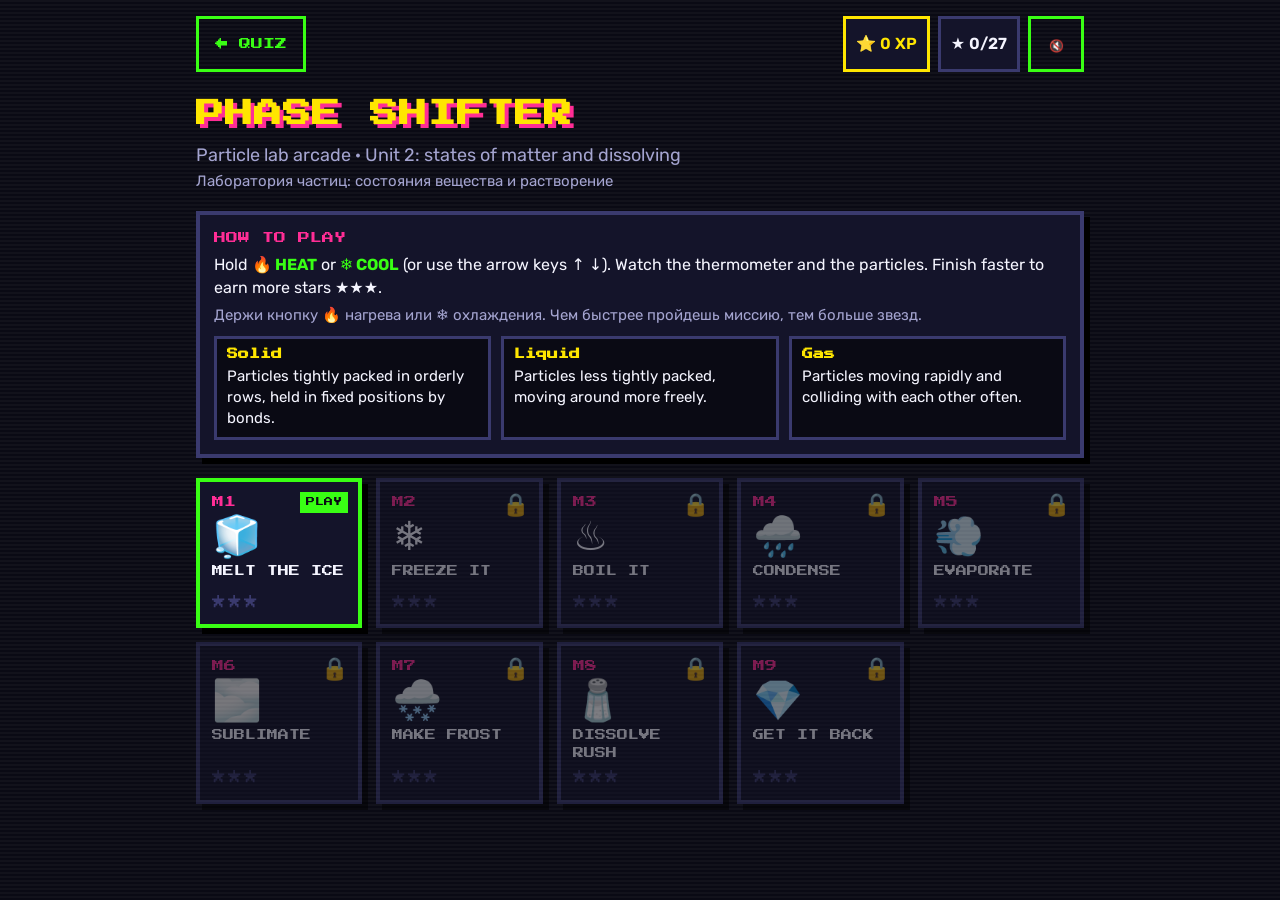
<file: tests/science-unit2-mini/game/index.html>
<!doctype html>
<html lang="en">
<head>
<meta charset="utf-8">
<meta name="viewport" content="width=device-width, initial-scale=1, viewport-fit=cover">
<title>Phase Shifter - particle lab game</title>
<link rel="preconnect" href="https://fonts.googleapis.com">
<link rel="preconnect" href="https://fonts.gstatic.com" crossorigin>
<link rel="stylesheet" href="https://fonts.googleapis.com/css2?family=Press+Start+2P&family=Rubik:wght@400;600&display=swap">
<style>
:root{
  --bg:#0a0a14;--card:#14142a;--ink:#f5f5ff;--soft:#a4a4d0;--line:#3a3a6e;--tint:#1e1e42;
  --pink:#ff2d95;--green:#39ff14;--yellow:#ffe600;--bad:#ff4d4d;--cyan:#3fc5ff;
  --head:"Press Start 2P","Courier New",monospace;--font:"Rubik","Trebuchet MS",system-ui,sans-serif;
  --app-h:100vh;
}
*{box-sizing:border-box}
html,body{margin:0}
body{background:linear-gradient(rgba(255,255,255,.03) 50%,transparent 50%) 0 0/100% 4px #0a0a14;color:var(--ink);font-family:var(--font);font-size:18px;line-height:1.4;min-height:100vh;-webkit-tap-highlight-color:transparent;overflow-x:hidden}
button{font:inherit;cursor:pointer;color:inherit}
a{color:var(--green)}
[hidden]{display:none!important}
.btn{font-family:var(--head);font-size:12px;line-height:1.5;text-transform:uppercase;background:var(--pink);color:#0a0a14;border:0;border-radius:0;padding:10px 16px;min-height:56px;min-width:56px;box-shadow:4px 4px 0 #7a0f48;display:inline-flex;align-items:center;justify-content:center;gap:8px;text-decoration:none;user-select:none;-webkit-user-select:none}
.btn:active{transform:translate(4px,4px);box-shadow:none}
.btn.ghost{background:transparent;color:var(--green);border:3px solid var(--green);box-shadow:none}
.btn.yel{background:var(--yellow);box-shadow:4px 4px 0 #6b6100}
.chip{display:inline-flex;align-items:center;gap:6px;background:var(--card);border:3px solid var(--line);padding:6px 10px;font-weight:600;font-size:16px;white-space:nowrap}
.chip.xp{border-color:var(--yellow);color:var(--yellow)}
.card{background:var(--card);border:4px solid var(--line);box-shadow:6px 6px 0 #000;padding:14px}
.h{font-family:var(--head);text-transform:uppercase;line-height:1.6}

/* ---------- map ---------- */
.wrap{max-width:920px;margin:0 auto;padding:16px 16px 70px}
.top{display:flex;gap:10px;align-items:center;justify-content:space-between;flex-wrap:wrap}
.top .chips{display:flex;gap:8px;flex-wrap:wrap}
h1{font-family:var(--head);color:var(--yellow);font-size:28px;line-height:1.45;text-shadow:4px 4px 0 var(--pink);margin:22px 0 8px;text-transform:uppercase;letter-spacing:1px}
.sub{color:var(--soft);margin:0 0 18px}
.how{margin:0 0 20px}
.how p{margin:6px 0 0;font-size:16px}
.how b{color:var(--green)}
.legend{display:grid;grid-template-columns:repeat(auto-fit,minmax(200px,1fr));gap:10px;margin-top:10px}
.legend div{background:#0a0a14;border:3px solid var(--line);padding:8px 10px;font-size:15px}
.legend b{font-family:var(--head);font-size:11px;color:var(--yellow);display:block;margin-bottom:4px}
.mgrid{display:grid;grid-template-columns:repeat(auto-fill,minmax(160px,1fr));gap:14px}
.mt{position:relative;text-align:left;background:var(--card);border:4px solid var(--line);box-shadow:6px 6px 0 #000;padding:12px;min-height:150px;display:flex;flex-direction:column;gap:6px;color:var(--ink)}
.mt:active:not(:disabled){transform:translate(4px,4px);box-shadow:2px 2px 0 #000}
.mt .no{font-family:var(--head);font-size:12px;color:var(--pink)}
.mt .ico{font-size:40px;line-height:1}
.mt .nm{font-family:var(--head);font-size:11px;line-height:1.6;text-transform:uppercase}
.mt .st{font-family:var(--head);font-size:14px;color:var(--yellow);letter-spacing:2px;margin-top:auto}
.mt .st i{font-style:normal;color:#3a3a6e}
.mt.next{border-color:var(--green)}
.mt.next::after{content:"PLAY";position:absolute;top:10px;right:10px;font-family:var(--head);font-size:9px;background:var(--green);color:#0a0a14;padding:4px 6px}
.mt:disabled{opacity:.45;cursor:not-allowed}
.mt .lock{position:absolute;top:8px;right:10px;font-size:22px}
.allclear{margin:0 0 18px;border-color:var(--green)}
.allclear .h{color:var(--green);font-size:13px}

/* ---------- play ---------- */
#play{position:fixed;left:0;right:0;top:0;height:var(--app-h);margin:0 auto;max-width:920px;display:grid;grid-template-columns:minmax(0,1fr);grid-template-rows:auto auto auto minmax(0,1fr) auto;grid-template-areas:"top" "goal" "hud" "stage" "ctrls";gap:8px;padding:8px 12px max(10px,env(safe-area-inset-bottom))}
.ptop{grid-area:top;display:flex;gap:8px;align-items:center;min-width:0}
.ptop .btn{min-height:52px;min-width:56px;padding:6px 10px;font-size:16px}
.ptitle{flex:1;min-width:0;font-family:var(--head);font-size:11px;line-height:1.5;color:var(--yellow);overflow:hidden;display:-webkit-box;-webkit-line-clamp:3;-webkit-box-orient:vertical}
.hrow{display:flex;gap:6px;align-items:flex-start}
.hrow .chip.xp{font-family:var(--head);font-size:10px;padding:7px 8px;border-width:3px;flex:none}
.ptitle small{display:block;color:var(--pink);font-size:9px}
.goal{grid-area:goal;padding:10px 12px;max-height:34vh;overflow:auto}
.goal .en{font-weight:600;font-size:17px;line-height:1.35}
.goal .ru{color:var(--soft);font-size:15px;margin-top:3px;line-height:1.35}
details.gl{margin-top:6px}
details.gl summary{cursor:pointer;color:var(--green);font-weight:600;font-size:15px;padding:4px 0;list-style:none}
details.gl summary::-webkit-details-marker{display:none}
details.gl summary::before{content:"▸ "}
details.gl[open] summary::before{content:"▾ "}
.glt{display:grid;grid-template-columns:auto 1fr;gap:3px 12px;font-size:15px;margin-top:4px}
.glt b{color:var(--yellow);font-weight:600}
.hud{grid-area:hud;display:flex;flex-direction:column;gap:6px;min-width:0}
.meters{display:flex;gap:6px;flex-wrap:wrap}
.meters .m{font-family:var(--head);font-size:10px;line-height:1.4;padding:7px 8px;border:3px solid var(--line);background:var(--card);color:var(--soft);white-space:nowrap}
.meters .m.on{color:#0a0a14;background:var(--cyan);border-color:var(--cyan)}
.meters .m.pk{color:#0a0a14;background:var(--pink);border-color:var(--pink)}
.meters .m.gr{color:#0a0a14;background:var(--green);border-color:var(--green)}
.meters .m.ye{color:#0a0a14;background:var(--yellow);border-color:var(--yellow)}
.status{min-height:44px;font-size:15px;line-height:1.4;color:var(--yellow);font-weight:600;display:flex;align-items:center}
.stage{grid-area:stage;display:flex;gap:8px;min-height:0;min-width:0}
.chamber{flex:1;min-width:0;min-height:120px;position:relative;border:4px solid var(--line);box-shadow:6px 6px 0 #000;background:#06060e;overflow:hidden}
.chamber canvas{position:absolute;inset:0;width:100%;height:100%;touch-action:none;display:block}
.thermo{width:100px;flex:none;position:relative}
.thermo .lbl{position:absolute;top:0;left:0;right:0;font-family:var(--head);font-size:9px;color:var(--soft);line-height:1.4}
.tube{position:absolute;left:6px;top:22px;bottom:40px;width:24px;border:3px solid var(--line);background:#06060e}
.tube i{position:absolute;left:0;right:0;bottom:0;height:30%;background:linear-gradient(0deg,#3fc5ff,#ffe600 60%,#ff2d95);transition:height .08s linear}
.tube.plat{border-color:var(--yellow);box-shadow:0 0 0 3px rgba(255,230,0,.25)}
.bulb{position:absolute;left:0;bottom:4px;width:36px;height:36px;border:3px solid var(--line);background:#3fc5ff}
.marks{position:absolute;left:0;right:0;top:25px;bottom:43px}
.mk{position:absolute;left:6px;right:0;transform:translateY(-50%);display:flex;align-items:center;gap:4px}
.mk::before{content:"";width:34px;height:3px;background:var(--ink);flex:none}
.mk span{font-size:13px;line-height:1.15;color:var(--ink);font-weight:600}
.mk.b span{color:var(--pink)}.mk.b::before{background:var(--pink)}
.mk.f span{color:var(--cyan)}.mk.f::before{background:var(--cyan)}
.mk.s span{color:var(--green)}.mk.s::before{background:var(--green)}
.danger{position:absolute;left:9px;width:18px;background:repeating-linear-gradient(135deg,rgba(255,77,77,.85) 0 5px,rgba(255,77,77,.35) 5px 10px);border-top:3px solid var(--bad)}
.tval{position:absolute;left:40px;bottom:6px;font-family:var(--head);font-size:9px;line-height:1.5;color:var(--soft)}
.ctrls{grid-area:ctrls;display:grid;grid-auto-flow:column;grid-auto-columns:1fr;gap:10px}
.ctl{min-height:76px;border:0;border-radius:0;font-family:var(--head);font-size:12px;line-height:1.3;text-transform:uppercase;display:flex;flex-direction:column;align-items:center;justify-content:center;gap:4px;user-select:none;-webkit-user-select:none;-webkit-touch-callout:none;touch-action:none;color:#0a0a14}
.ctl .e{font-size:28px;line-height:1}
.ctl.heat{background:var(--pink);box-shadow:4px 4px 0 #7a0f48}
.ctl.cool{background:var(--cyan);box-shadow:4px 4px 0 #0b4f6e}
.ctl.pump,.ctl.stir{background:var(--card);color:var(--green);border:3px solid var(--green);box-shadow:4px 4px 0 #000}
.ctl.on{transform:translate(4px,4px);box-shadow:none;filter:brightness(1.25)}
.ctl.pump.on{background:var(--green);color:#0a0a14}
.ctl.stir.on{background:var(--green);color:#0a0a14}
.shake{animation:shake .45s}
@keyframes shake{0%,100%{transform:translate(0,0)}20%{transform:translate(-9px,4px)}40%{transform:translate(8px,-5px)}60%{transform:translate(-6px,-3px)}80%{transform:translate(5px,3px)}}
@media (max-width:440px){
  .thermo{width:96px}
  .mk span{font-size:12.5px}
  .ctl{min-height:68px;font-size:11px}
  .goal .en{font-size:16px}
  .meters .m{font-size:9px;padding:6px 6px}
}
@media (min-width:640px) and (min-aspect-ratio:5/4){
  #play{max-width:1400px;grid-template-columns:minmax(0,1fr) 380px;grid-template-rows:auto auto auto minmax(0,1fr) auto;grid-template-areas:"stage top" "stage goal" "stage hud" "stage ." "stage ctrls";gap:12px 20px;padding:16px 20px}
  .goal{max-height:none}
  .thermo{width:112px}
  .mk span{font-size:14px}
  .ctrls{grid-auto-flow:row;grid-auto-rows:auto}
  .ctl{min-height:72px;flex-direction:row;gap:12px;font-size:13px}
}
@media (min-width:640px) and (min-aspect-ratio:5/4) and (max-height:620px){
  #play{grid-template-columns:minmax(0,1fr) 340px;gap:8px 14px;padding:8px 12px}
  .goal{max-height:30vh}
  .ctrls{grid-auto-flow:column;grid-auto-columns:1fr}
  .ctl{min-height:60px;flex-direction:column;gap:2px;font-size:11px}
  .ctl .e{font-size:22px}
  .status{min-height:0}
}

/* ---------- overlay ---------- */
#ov{position:fixed;inset:0;z-index:40;background:rgba(6,6,14,.82);display:flex;align-items:center;justify-content:center;padding:16px;overflow:auto}
.ovc{width:100%;max-width:560px;background:var(--card);border:4px solid var(--line);box-shadow:8px 8px 0 #000;padding:18px;margin:auto}
.ovc.win{border-color:var(--green)}
.ovc.lose{border-color:var(--bad)}
.ovc h2{font-family:var(--head);font-size:18px;line-height:1.5;margin:0 0 10px;text-transform:uppercase}
.ovc.win h2{color:var(--green)}
.ovc.lose h2{color:var(--bad)}
.bigstars{font-family:var(--head);font-size:40px;letter-spacing:8px;margin:4px 0 10px;color:#3a3a6e}
.bigstars span{display:inline-block}
.bigstars span.y{color:var(--yellow);text-shadow:3px 3px 0 #7a0f48;animation:pop .4s ease-out}
@keyframes pop{0%{transform:scale(1.9) rotate(-35deg)}60%{transform:scale(.85)}100%{transform:none}}
.ovc .row{display:flex;gap:8px;flex-wrap:wrap;margin:6px 0 12px}
.note{background:#0a0a14;border:3px dashed var(--yellow);padding:12px;margin:8px 0 14px}
.note .h{color:var(--yellow);font-size:11px}
.note p{margin:6px 0 0;font-size:16px;line-height:1.5}
.reason{font-size:17px;margin:0 0 6px}
.tip{color:var(--soft);font-size:16px;margin:0 0 14px}
.ovc .btns{display:flex;gap:10px;flex-wrap:wrap}
.ovc .btns .btn{flex:1 1 140px}
#fx{position:fixed;inset:0;pointer-events:none;z-index:60;width:100%;height:100%}
</style>
</head>
<body>
<div id="map" class="wrap" hidden></div>

<div id="play" hidden>
  <div class="ptop">
    <button class="btn ghost" id="bMap" aria-label="Back to the mission map">◀</button>
    <div class="ptitle" id="pTitle"></div>
    <span class="chip" id="pTime">⏱ 0.0</span>
    <button class="btn ghost" id="bSnd" aria-label="Sound on or off">🔇</button>
  </div>
  <div class="goal card" id="goal"></div>
  <div class="hud"><div class="hrow"><span class="chip xp" id="pXp">0 XP</span><div class="meters" id="meters"></div></div><div class="status" id="status"></div></div>
  <div class="stage" id="stage">
    <div class="chamber" id="chamber"><canvas id="cv"></canvas></div>
    <div class="thermo" id="thermo" aria-label="Thermometer">
      <div class="lbl">TEMP</div>
      <div class="tube" id="tube"><i id="tFill"></i></div>
      <div class="marks" id="marks"></div>
      <div class="bulb"></div>
      <div class="tval" id="tval"></div>
    </div>
  </div>
  <div class="ctrls" id="ctrls"></div>
</div>

<div id="ov" hidden></div>
<canvas id="fx"></canvas>

<script>
'use strict';
/* =====================================================================
   PHASE SHIFTER - a particle-lab arcade game for Science Unit 2
   (states of matter, phase changes, dissolving).
   Progress: localStorage
     'sq:science-unit2-mini'  - quiz record; the game only adds to its "xp"
     'sq:profile'             - shared daily streak {day, streak}
     'sq:game:phase-shifter'  - game progress {stars, best, unlocked, snd}
   QA: ?mission=N opens mission N directly; ?selftest runs every mission headlessly.
   ===================================================================== */
const TF=.40, TB=.74, TS=.28;          // relative thermometer marks: freezing, boiling, sublimation (low pressure)
const HR=.16;                          // temperature change per second at full heater power
const WARN=.15;                        // mission 5: red 'danger zone' below the boiling point
const GKEY='sq:game:phase-shifter', QKEY='sq:science-unit2-mini', PKEY='sq:profile', UKEY='sq:ui';
const QS=new URLSearchParams(location.search);
const SELFTEST=QS.has('selftest');

/* ---------- random (seedable for the selftest) ---------- */
let seed=(Date.now()^0x5bd1e995)>>>0;
function rnd(){seed=(seed+0x6D2B79F5)|0;let t=Math.imul(seed^(seed>>>15),1|seed);t=(t+Math.imul(t^(t>>>7),61|t))^t;return((t^(t>>>14))>>>0)/4294967296}
function gauss(){let u=0;while(u===0)u=rnd();return Math.sqrt(-2*Math.log(u))*Math.cos(6.283185*rnd())}
const clamp=(v,a,b)=>v<a?a:v>b?b:v;
const esc=s=>String(s).replace(/[&<>"]/g,c=>({'&':'&amp;','<':'&lt;','>':'&gt;','"':'&quot;'}[c]));

/* ---------- missions ---------- */
const MS=[
 {n:1,ico:'🧊',name:'Melt the ice',kind:'phase',N:42,ph0:0,T0:.12,ctl:['cool','heat'],L:.025,tau:.3,hold:3,par:[15,25],
  en:'Heat the ice until it all melts. Then keep it liquid for 3 seconds - don\'t let it boil!',
  ru:'Нагрей лед, пока он весь не растает. Потом держи воду жидкой 3 секунды - не доведи до кипения!',
  gl:[['melting','плавление'],['solid','твердое вещество'],['liquid','жидкость'],['particle','частица'],['bond','связь'],['kinetic energy','кинетическая энергия'],['heat','тепло; нагревать'],['freezing point','температура замерзания'],['boiling point','температура кипения']],
  note:'Melting: a solid changes into a liquid when it is heated. Heat gives the particles more kinetic energy, so they vibrate and move faster, and the heat breaks the bonds - like tiny invisible strings holding the particles together. While ice is melting, its temperature stays the same until all of it has melted. Then the particles are less tightly packed and move around more freely.',
  fail:{boil:['It started to BOIL!','Stop heating as soon as all the ice has melted.']}},
 {n:2,ico:'❄️',name:'Freeze it',kind:'phase',N:42,ph0:1,T0:.58,ctl:['cool','heat'],L:.025,tau:.3,par:[11,18],
  en:'Cool the water until all of it freezes into solid ice.',
  ru:'Охлаждай воду, пока она вся не превратится в лед.',
  gl:[['freezing','замерзание'],['cool','охлаждать'],['freezing point','температура замерзания'],['heat energy','тепловая энергия'],['released','выделяется'],['rigid structure','жесткая структура'],['fixed position','закрепленное положение'],['bond','связь']],
  note:'Freezing: a liquid changes into a solid when it is cooled below its freezing point. The heat energy is released, the particles slow down, become more tightly packed and form new bonds. In the end they are held in fixed positions - a rigid structure we call ice. The freezing point depends on things like pressure and impurities.'},
 {n:3,ico:'♨️',name:'Boil it',kind:'phase',N:42,ph0:1,T0:.45,ctl:['cool','heat'],L:.025,tau:.3,par:[12,19],
  en:'Heat the water until all of it turns into gas.',
  ru:'Нагревай воду, пока вся она не превратится в газ.',
  gl:[['boiling','кипение'],['gas','газ'],['boiling point','температура кипения'],['collide','сталкиваться'],['rapidly','быстро'],['particle','частица']],
  note:'Boiling: a liquid changes into a gas when it is heated. The added energy makes the particles move around more rapidly and collide with each other more often. This continues until all of the liquid has turned into gas.'},
 {n:4,ico:'🌧️',name:'Condense',kind:'phase',N:42,ph0:2,T0:.92,ctl:['cool','heat'],L:.025,tau:.3,hold:3,par:[14,24],
  en:'Cool the gas until all of it condenses into a liquid. Keep it liquid for 3 seconds - don\'t freeze it!',
  ru:'Охлаждай газ, пока он весь не станет жидкостью. Держи жидкость 3 секунды - не заморозь!',
  gl:[['condensation','конденсация'],['condense','конденсироваться'],['dew point','точка росы'],['gas','газ'],['liquid','жидкость'],['come closer together','сближаться']],
  note:'Condensation: a gas changes into a liquid when it is cooled below its dew point. The particles come closer together and form a liquid. Condensation is very common in nature.',
  fail:{freeze:['It FROZE!','Stop cooling as soon as all the gas has turned into liquid.']}},
 {n:5,ico:'💨',name:'Evaporate',kind:'phase',open:true,N:36,ph0:1,T0:.45,goal:10,ctl:['cool','heat'],L:.1,tau:.35,par:[13,22],
  en:'Warm the water but stay BELOW the boiling point. Let 10 energetic particles escape from the surface into the air. Let go of HEAT when the thermometer reaches the red zone.',
  ru:'Грей воду, но держи температуру НИЖЕ точки кипения. Пусть 10 самых энергичных частиц улетят с поверхности в воздух. Когда термометр дойдет до красной зоны - отпусти нагрев.',
  gl:[['evaporation','испарение'],['surface','поверхность'],['escape','вырываться, улетать'],['energetic','энергичный'],['boiling point','температура кипения'],['below','ниже']],
  note:'Evaporation: a liquid changes into a gas at a temperature BELOW its boiling point. The more energetic particles near the surface of the liquid escape into the air as gas. This goes on until all of the liquid has turned into gas.',
  fail:{boil:['It BOILED!','Evaporation happens below the boiling point. Let go of HEAT as soon as the thermometer reaches the red zone.']}},
 {n:6,ico:'🌫️',name:'Sublimate',kind:'phase',N:42,ph0:0,T0:.32,ctl:['cool','pump','heat'],L:.025,tau:.3,par:[8,15],
  en:'Turn the ice straight into gas - no liquid allowed! Lower the pressure with the PUMP. Add heat to make it faster.',
  ru:'Преврати лед сразу в газ - без жидкости! Понизь давление насосом. Нагрев ускорит процесс.',
  gl:[['sublimation','сублимация'],['ice','лед'],['pressure','давление'],['reduce the pressure','понизить давление'],['pump','насос'],['directly','напрямую, сразу'],['sublimation point','температура сублимации']],
  note:'Sublimation: a solid changes directly into a gas without becoming a liquid first. It happens when the temperature and pressure are such that the solid can\'t melt. It can be caused by adding heat, by reducing the pressure, or both.',
  fail:{liquid:['A LIQUID appeared - the ice melted!','At normal pressure ice melts first. Switch the PUMP on.']}},
 {n:7,ico:'🌨️',name:'Make frost',kind:'phase',N:42,ph0:2,T0:.92,ctl:['cool','pump','heat'],L:.025,tau:.3,par:[14,23],
  en:'Turn the gas straight into solid frost - no liquid allowed! Lower the pressure with the PUMP, then cool it below the sublimation point.',
  ru:'Преврати газ сразу в иней - без жидкости! Включи насос, чтобы понизить давление, потом охлаждай ниже точки сублимации.',
  gl:[['deposition','десублимация'],['frost','иней'],['snowflake','снежинка'],['ice crystals','кристаллы льда'],['sublimation point','температура сублимации'],['pressure','давление']],
  note:'Deposition: a gas changes into a solid without first passing through the liquid state. It happens when a gas is cooled below its sublimation point and the particles come closer together to form a solid. This is how frost, snowflakes and other ice crystals form.',
  fail:{liquid:['A LIQUID appeared - the gas condensed!','Switch the PUMP on before you cool, so the gas can skip the liquid stage.']}},
 {n:8,ico:'🧂',name:'Dissolve rush',kind:'dissolve',Nw:60,T0:.42,limit:60,ctl:['cool','stir','heat'],tau:.3,par:[22,38],
  en:'Dissolve the whole salt crystal before time runs out! STIR (hold the button or swipe in the beaker) and HEAT to speed it up.',
  ru:'Раствори весь кристалл соли, пока не вышло время! Перемешивай (держи кнопку или води пальцем в стакане) и нагревай, чтобы было быстрее.',
  gl:[['dissolve','растворяться'],['solute','растворяемое вещество'],['solvent','растворитель'],['solution','раствор'],['stir','перемешивать'],['dissolving rate','скорость растворения'],['crystal','кристалл'],['mass','масса'],['conserved','сохраняется']],
  note:'Water particles keep moving and bumping into the crystal. They pull solute particles away and fit them into the gaps between the water particles. Heating makes the water particles move faster, so they hit the solute more often and harder. Stirring sweeps the dissolved particles away and brings fresh water to the crystal. And the total mass is conserved: 10 g of salt in 100 g of water makes exactly 110 g of solution.',
  fail:{time:['TIME IS UP!','Stir to sweep the dissolved particles away from the crystal, and heat the water so its particles hit harder.']}},
 {n:9,ico:'💎',name:'Get it back',kind:'getback',open:true,Nw:30,Ns:12,T0:.45,ctl:['heat'],L:.03,tau:.3,par:[9,15],
  en:'Dissolving can be reversed! Heat the salt solution to evaporate the water and get the salt crystals back.',
  ru:'Растворение можно обратить! Нагрей соленый раствор, испари воду - и кристаллы соли останутся.',
  gl:[['reverse','обратить, повернуть назад'],['physical change','физическое изменение'],['chemical reaction','химическая реакция'],['evaporate','испарять(ся)'],['crystals','кристаллы'],['solution','раствор']],
  note:'Dissolving is a physical change, not a chemical reaction - no new substances are made. The solute particles simply spread out among the solvent particles. That is why it can be reversed: if you evaporate the water, the solid crystals remain behind.'}
];
const CTL={heat:['🔥','Heat'],cool:['❄️','Cool'],pump:['🌀','Pump'],stir:['🥄','Stir']};

/* ---------- storage (every access guarded) ---------- */
function jget(k,d){try{const v=localStorage.getItem(k);if(v==null)return d;const o=JSON.parse(v);return (o&&typeof o==='object')?o:d}catch(e){return d}}
function jset(k,o){try{localStorage.setItem(k,JSON.stringify(o))}catch(e){}}
function dayStr(d){return d.getFullYear()+'-'+String(d.getMonth()+1).padStart(2,'0')+'-'+String(d.getDate()).padStart(2,'0')}
function yesterday(){const d=new Date();d.setDate(d.getDate()-1);return dayStr(d)}
function touchDay(){const p=jget(PKEY,{}),today=dayStr(new Date());if(p.day===today)return;p.streak=p.day===yesterday()?(p.streak||0)+1:1;p.day=today;jset(PKEY,p)}
function streak(){const p=jget(PKEY,{});return (p.day===dayStr(new Date())||p.day===yesterday())?(p.streak||0):0}
function totalXp(){let n=0;try{for(let i=0;i<localStorage.length;i++){const k=localStorage.key(i);if(k&&k.indexOf('sq:')===0&&k!==PKEY&&k!==UKEY){try{const d=JSON.parse(localStorage.getItem(k)||'{}');n+=(d&&+d.xp)||0}catch(e){}}}}catch(e){}return n}
function loadG(){const g=jget(GKEY,{});g.stars=g.stars||{};g.best=g.best||{};g.unlocked=clamp(+g.unlocked||1,1,9);return g}
function saveG(g){jset(GKEY,g)}
function addQuizXp(xp){
  /* read the quiz record, add to its numeric "xp", keep every other field */
  try{
    const raw=localStorage.getItem(QKEY);let o={};
    if(raw!=null){o=JSON.parse(raw);if(!o||typeof o!=='object'||Array.isArray(o))return false}
    o.xp=(+o.xp||0)+xp;localStorage.setItem(QKEY,JSON.stringify(o));return true;
  }catch(e){return false}
}
function award(m,stars,time){
  const g=loadG(),prev=+g.stars[m]||0,first=!prev;
  const xp=(first?20:3)+10*Math.max(0,stars-prev);
  g.stars[m]=Math.max(prev,stars);
  if(!g.best[m]||time<g.best[m])g.best[m]=+time.toFixed(1);
  g.unlocked=Math.max(g.unlocked,Math.min(9,m+1));
  saveG(g);addQuizXp(xp);touchDay();
  return {xp,prev,first};
}

/* ---------- sound (off by default) ---------- */
let AC=null,SND=!!loadG().snd;const lastB={};
function beep(f,d,type,vol,slide,key){
  if(!SND||SELFTEST)return;const now=performance.now();if(key){if(now-(lastB[key]||0)<70)return;lastB[key]=now}
  try{AC=AC||new (window.AudioContext||window.webkitAudioContext)();const t=AC.currentTime,o=AC.createOscillator(),g=AC.createGain();
    o.type=type||'square';o.frequency.setValueAtTime(f,t);if(slide)o.frequency.linearRampToValueAtTime(Math.max(40,f+slide),t+d);
    g.gain.setValueAtTime(vol||.04,t);g.gain.exponentialRampToValueAtTime(.0001,t+d);o.connect(g);g.connect(AC.destination);o.start(t);o.stop(t+d+.02)}catch(e){}
}
function jingle(win){if(win){[523,659,784,1047].forEach((f,i)=>setTimeout(()=>beep(f,.16,'square',.05),i*110))}else{beep(220,.45,'sawtooth',.05,-140)}}

/* =====================================================================
   SIMULATION
   ===================================================================== */
let S=null;
function mk(x,y,ph,sp){return {x,y,vx:0,vy:0,ph,sp:sp||'w',site:-1,m:1,dmg:0,esc:false,gone:false,hot:0,f1:rnd()*6.283,f2:rnd()*6.283}}

function newSim(n,headless){
  const M=MS[n-1];
  S={M,m:n,t:0,T:M.T0,pw:0,lat:0,latDir:0,pump:false,inp:{heat:false,cool:false,stir:false},parts:[],sites:[],occ:[],
     fx:[],pops:[],escaped:0,boiled:0,hold:0,result:null,headless:!!headless,WW:300,WH:400,R:8,conv:null,
     drag:null,stirT:0,evAcc:0,eqAcc:0,maxLiquid:0,shake:0,ang:0};
  if(!headless)sizeCanvas();
  const R=S.R;
  if(M.kind==='dissolve'){
    const bw=S.WW-36-2*R, avail=Math.max(60,(S.WH-66-40))*bw*.85;
    S.R=clamp(Math.sqrt(.42*avail/(M.Nw*Math.PI)),6,10.5);
  }
  geom();
  const P=S.parts;
  if(M.kind==='phase'){
    if(M.ph0===0){for(let i=0;i<M.N;i++){const p=mk(0,0,0);p.site=i;S.occ[i]=p;p.x=S.sites[i].x;p.y=S.sites[i].y;P.push(p)}}
    else if(M.ph0===1)placeLiquid(M.N,'w');
    else placeGas(M.N);
  }else if(M.kind==='dissolve'){
    for(let i=0;i<S.sites.length;i++){const p=mk(S.sites[i].x,S.sites[i].y,0,'s');p.site=i;S.occ[i]=p;P.push(p)}
    placeWater(M.Nw);
  }else{ // getback
    placeLiquid(M.Nw+M.Ns,'w');
    const idx=[];for(let i=0;i<P.length;i++)idx.push(i);
    for(let k=0;k<M.Ns;k++){const j=k+Math.floor(rnd()*(idx.length-k));[idx[k],idx[j]]=[idx[j],idx[k]];P[idx[k]].sp='s'}
  }
  return S;
}
/* lattice sites + container geometry (recomputed on resize) */
function geom(){
  const M=S.M,W=S.WW,H=S.WH,R=S.R;let cols,rows,x0,yb,d;
  if(M.kind==='dissolve'){
    S.bx0=18;S.bx1=W-18;S.bBot=H-66;
    const bw=S.bx1-S.bx0-2*R, h=(M.Nw+16)*Math.PI*R*R/(.44*bw);
    S.wTop=clamp(S.bBot-h,22,S.bBot-6*R);S.rimTop=Math.max(8,S.wTop-26);
    cols=4;rows=4;d=2*R+3;yb=S.bBot-R-.5;
  }else if(M.kind==='getback'){cols=4;rows=3;d=2*R+5;yb=H-R-1}
  else{cols=7;rows=6;d=2*R+5;yb=H-R-1}
  x0=W/2-(cols-1)*d/2;
  const old=S.sites;S.sites=[];
  for(let r=0;r<rows;r++)for(let c=0;c<cols;c++)S.sites.push({x:x0+c*d,y:yb-r*d,r,c,o:0});
  S.cols=cols;S.rows=rows;
  const ord=S.sites.map((s,i)=>i).sort((a,b)=>{const A=S.sites[a],B=S.sites[b];return (A.r-B.r)||(Math.abs(A.c-(cols-1)/2)-Math.abs(B.c-(cols-1)/2))||(A.c-B.c)});
  ord.forEach((i,k)=>S.sites[i].o=k);S.order=ord;
  if(!old.length)S.occ=new Array(S.sites.length).fill(null);
  else for(const p of S.parts)if(!p.gone&&p.ph===0&&p.site>=0&&old[p.site]){p.x+=S.sites[p.site].x-old[p.site].x;p.y+=S.sites[p.site].y-old[p.site].y}
}
function placeLiquid(n,sp){
  const R=S.R,d=2*R+.8,per=Math.floor((S.WW-2*R)/d);
  for(let i=0;i<n;i++){const r=Math.floor(i/per),c=i%per;const p=mk(R+1+c*d+rnd()*.6,S.WH-R-1-r*d,1,sp);p.vx=gauss()*20;p.vy=gauss()*20;S.parts.push(p)}
}
function placeGas(n){
  const R=S.R;let tries=0;
  while(S.parts.length<n&&tries<20000){tries++;const x=R+rnd()*(S.WW-2*R),y=R+rnd()*(S.WH-2*R);
    if(S.parts.every(q=>(q.x-x)**2+(q.y-y)**2>4*R*R*1.3)){const p=mk(x,y,2);const a=rnd()*6.283,v=70+260*S.T;p.vx=Math.cos(a)*v;p.vy=Math.sin(a)*v;S.parts.push(p)}}
}
function placeWater(n){
  const R=S.R,x0=S.bx0+R+1,x1=S.bx1-R-1,y0=S.wTop+R+1,y1=S.bBot-R-1;
  const cb=crystalBox();const cand=[];const step=2*R+1;
  for(let y=y1;y>=y0;y-=step)for(let x=x0;x<=x1;x+=step){if(x>cb.x0-R&&x<cb.x1+R&&y>cb.y0-R)continue;cand.push([x,y])}
  for(let i=cand.length-1;i>0;i--){const j=Math.floor(rnd()*(i+1));[cand[i],cand[j]]=[cand[j],cand[i]]}
  if(!cand.length)for(let i=0;i<n;i++)cand.push([x0+rnd()*Math.max(1,x1-x0),Math.min(y0,y1)+rnd()*Math.max(1,Math.abs(y1-y0))]);
  for(let i=0;i<n;i++){const c=cand[i%cand.length];const p=mk(c[0]+gauss()*.5,c[1]+gauss()*.5,1,'w');const a=rnd()*6.283,v=wv();p.vx=Math.cos(a)*v;p.vy=Math.sin(a)*v;S.parts.push(p)}
}
function crystalBox(){let x0=1e9,x1=-1e9,y0=1e9;for(const s of S.sites){x0=Math.min(x0,s.x-S.R);x1=Math.max(x1,s.x+S.R);y0=Math.min(y0,s.y-S.R)}return {x0,x1,y0}}
const wv=()=>40+150*S.T;                       // water particle speed in the beaker

function counts(){const c={s:0,l:0,g:0,salt:0,saltS:0};for(const p of S.parts){if(p.gone)continue;if(p.sp==='s'){c.salt++;if(p.ph===0)c.saltS++;continue}if(p.esc)continue;if(p.ph===0)c.s++;else if(p.ph===1)c.l++;else c.g++}return c}
function water(){return S.parts.filter(p=>!p.gone&&!p.esc&&p.sp==='w')}

/* ---------- phase conversions (one particle each) ---------- */
function spark(x,y,col,n){for(let i=0;i<(n||7);i++){const a=rnd()*6.283,v=40+rnd()*110;S.fx.push({x,y,vx:Math.cos(a)*v,vy:Math.sin(a)*v,life:.35+rnd()*.25,col:col||'#ffe600'})}}
function pop(x,y,txt,col){S.pops.push({x,y,txt,col:col||'#ffe600',life:1})}
function freeSite(){for(const i of S.order)if(!S.occ[i])return i;return -1}
function topSite(){for(let k=S.order.length-1;k>=0;k--){const i=S.order[k];if(S.occ[i]&&S.occ[i].ph===0)return i}return -1}
function conv(kind){
  const W=water();S.conv={kind,t:S.t};
  if(kind==='melt'||kind==='subl'){
    const i=topSite();if(i<0)return false;const p=S.occ[i];S.occ[i]=null;p.site=-1;
    if(kind==='melt'){p.ph=1;p.vx=gauss()*30;p.vy=-15}else{p.ph=2;p.vy=-(90+200*S.T);p.vx=gauss()*70}
    spark(p.x,p.y-S.R*.5,'#ffe600',6);beep(1200+rnd()*400,.05,'square',.03,-500,'snap');return true;
  }
  if(kind==='freeze'||kind==='depo'){
    const want=kind==='freeze'?1:2,i=freeSite();if(i<0)return false;const s=S.sites[i];
    let best=null,bd=1e18;for(const p of W)if(p.ph===want){const d=(p.x-s.x)**2+(p.y-s.y)**2;if(d<bd){bd=d;best=p}}
    if(!best)return false;best.ph=0;best.site=i;S.occ[i]=best;best.vx=best.vy=0;
    spark(s.x,s.y,kind==='depo'?'#ffffff':'#3fc5ff',5);beep(500+rnd()*120,.05,'triangle',.03,200,'bond');return true;
  }
  if(kind==='boil'){
    const L=W.filter(p=>p.ph===1);if(!L.length)return false;const p=L[Math.floor(rnd()*L.length)];
    p.ph=2;p.vy=-(110+200*S.T);p.vx=gauss()*50;if(S.M.open)p.esc=true;if(S.m===5)S.boiled++;
    spark(p.x,p.y,'#ff2d95',4);beep(300+rnd()*200,.06,'square',.025,300,'boil');return true;
  }
  if(kind==='cond'){
    let best=null;for(const p of W)if(p.ph===2&&(!best||p.y>best.y))best=p;if(!best)return false;
    best.ph=1;best.vx*=.3;best.vy=Math.abs(best.vy)*.3;spark(best.x,best.y,'#3fc5ff',4);beep(700,.05,'triangle',.025,-200,'cond');return true;
  }
  return false;
}

/* ---------- heater + latent heat (temperature stays flat while a phase change runs) ---------- */
function thermo(dt){
  const M=S.M;const tgt=(S.inp.heat?1:0)-(S.inp.cool?1:0);
  S.pw+=(tgt-S.pw)*Math.min(1,dt/M.tau);if(Math.abs(S.pw)<1e-4)return;
  if(M.n===5&&!S.inp.heat&&S.pw>0&&S.T>=TB-1e-6){S.pw=0;S.lat=0;return}  /* grace: let go of HEAT = no boiling */
  let dq=S.pw*HR*dt;
  if(M.kind==='dissolve'){S.T=clamp(S.T+dq,.30,TB-.04);return}
  if(M.kind==='getback'&&dq<0){S.T=Math.max(TF+.03,S.T+dq);return}
  const c=counts();
  if(dq>0){
    if(S.latDir<0)S.lat=0;S.latDir=1;
    const tr=S.pump?[[c.s,TS,'subl'],[c.l,TS,'boil']]:[[c.s,TF,'melt'],[c.l,TB,'boil']];
    let pl=null;for(const t of tr)if(t[0]>0&&t[1]>=S.T-1e-6&&(!pl||t[1]<pl[1]))pl=t;
    if(!pl){S.T=Math.min(.98,S.T+dq);return}
    if(S.T<pl[1]-1e-6){S.T=Math.min(pl[1],S.T+dq);return}
    S.T=pl[1];S.lat+=dq;while(S.lat>=M.L){S.lat-=M.L;if(!conv(pl[2])){S.lat=0;break}}
  }else{
    dq=-dq;if(S.latDir>0)S.lat=0;S.latDir=-1;
    const tr=S.pump?[[c.g,TS,'depo'],[c.l,TS,'freeze']]:[[c.g,TB,'cond'],[c.l,TF,'freeze']];
    let pl=null;for(const t of tr)if(t[0]>0&&t[1]<=S.T+1e-6&&(!pl||t[1]>pl[1]))pl=t;
    if(!pl){S.T=Math.max(.02,S.T-dq);return}
    if(S.T>pl[1]+1e-6){S.T=Math.max(pl[1],S.T-dq);return}
    S.T=pl[1];S.lat+=dq;while(S.lat>=M.L){S.lat-=M.L;if(!conv(pl[2])){S.lat=0;break}}
  }
}
/* after a pressure switch: particles in the "wrong" phase for (T, pressure) convert one by one */
function equil(dt){
  if(S.M.kind!=='phase')return;const T=S.T,e=.01;
  /* reduced pressure above the sublimation point: the solid turns straight into gas
     by itself, and adding heat makes it go faster */
  if(S.pump&&T>TS+e){S.subAcc=(S.subAcc||0)+dt*(1.6+40*(T-TS));while(S.subAcc>=1){S.subAcc-=1;if(topSite()<0||!conv('subl')){S.subAcc=0;break}}}
  else S.subAcc=0;
  S.eqAcc+=dt;if(S.eqAcc<.08)return;S.eqAcc=0;
  const c=counts();
  if(S.pump){
    if(c.l>0){conv(T>=TS?'boil':'freeze');return}
    if(T<TS-e&&c.g>0){conv('depo');return}
  }else{
    if(T>TF+e&&c.s>0){conv('melt');return}
    if(T>TB+e&&c.l>0){conv('boil');return}
    if(T<TB-e&&c.g>0){conv(T<TF?'depo':'cond');return}
    if(T<TF-e&&c.l>0){conv('freeze');return}
  }
}
/* evaporation from the open surface (missions 5 and 9) */
function evap(dt){
  const M=S.M;if(!M.open)return;const span=(S.T-TF)/(TB-TF);
  if(span<=.02){S.evAcc=0;return}
  const rate=M.kind==='getback'?2.2*span:2.6*Math.pow(span,1.5);
  S.evAcc+=rate*dt;
  while(S.evAcc>=1){
    S.evAcc-=1;const L=water().filter(p=>p.ph===1);if(!L.length)break;
    let minY=1e9;for(const p of L)minY=Math.min(minY,p.y);
    let best=null,bs=-1;for(const p of L)if(p.y<minY+2.6*S.R){const s=p.vx*p.vx+p.vy*p.vy;if(s>bs){bs=s;best=p}}
    best.ph=2;best.esc=true;best.vy=-(130+150*S.T);best.vx*=.3;
    S.T=Math.max(TF+.03,S.T-.006);S.conv={kind:'evap',t:S.t};
  }
}
/* salt crystals grow back as the water leaves (mission 9) */
function crystallize(){
  const M=S.M;if(M.kind!=='getback')return;const c=counts();const w=c.l+c.g;
  const target=w===0?M.Ns:Math.floor(M.Ns*(1-w/M.Nw));
  let have=c.saltS;
  while(have<target){
    const i=freeSite();if(i<0)break;const s=S.sites[i];let best=null,bd=1e18;
    for(const p of S.parts)if(!p.gone&&p.sp==='s'&&p.ph!==0){const d=(p.x-s.x)**2+(p.y-s.y)**2;if(d<bd){bd=d;best=p}}
    if(!best)break;best.ph=0;best.site=i;S.occ[i]=best;have++;spark(s.x,s.y,'#ff2d95',6);pop(s.x,s.y-20,'CRYSTAL!','#ff2d95');beep(880,.08,'triangle',.04,300,'cry');
  }
}

/* ---------- dissolving (mission 8) ---------- */
function exposed(p){
  const s=S.sites[p.site],C=S.cols,Rw=S.rows;
  const nb=[[s.r,s.c-1],[s.r,s.c+1],[s.r+1,s.c],[s.r-1,s.c]];
  for(const [r,c] of nb){if(r<0)continue;if(c<0||c>=C||r>=Rw)return true;const o=S.occ[r*C+c];if(!o||o.ph!==0)return true}
  return false;
}
function nearDissolved(p){let n=0;const r2=(3.4*S.R)**2;for(const q of S.parts)if(q.sp==='s'&&q.ph===1){const d=(q.x-p.x)**2+(q.y-p.y)**2;if(d<r2)n++}return n}
function hit(s,o,sp){
  if(o.sp!=='w'||s.sp!=='s'||!exposed(s))return;
  const block=1/(1+1.2*nearDissolved(s)),f=sp/70;
  s.dmg+=.009*f*f*block;s.hot=.25;
  if(s.dmg>=1){
    S.occ[s.site]=null;s.site=-1;s.ph=1;s.m=4;s.dmg=0;
    const cb=crystalBox(),cx=(cb.x0+cb.x1)/2,cy=cb.y0;let dx=s.x-cx,dy=s.y-cy-10,dl=Math.hypot(dx,dy)||1;
    s.vx=dx/dl*60;s.vy=dy/dl*60;S.conv={kind:'diss',t:S.t};
    spark(s.x,s.y,'#ff2d95',6);pop(s.x,s.y-14,'+1','#ff2d95');beep(990+rnd()*300,.06,'square',.03,-300,'diss');
  }
}
function stirring(){return S.inp.stir||S.stirT>0}
/* stirring sweeps dissolved particles away from the crystal */
function sweep(dt){
  const cb=crystalBox(),cx=(cb.x0+cb.x1)/2,cy=(cb.y0+S.bBot)/2,r2=(5*S.R+(cb.x1-cb.x0)/2)**2;
  for(const p of S.parts)if(p.sp==='s'&&p.ph===1){const dx=p.x-cx,dy=p.y-cy,d2=dx*dx+dy*dy;if(d2<r2){const d=Math.sqrt(d2)||1;p.x+=dx/d*90*dt;p.y+=(dy/d*90-60)*dt}}
}

/* ---------- motion ---------- */
function physics(dt){
  const P=S.parts,R=S.R,T=S.T,M=S.M,diss=M.kind==='dissolve';
  const vtG=70+260*T,cap=30+120*T,Jn=170*(.2+T),sq=Math.sqrt(dt),now=S.t;
  for(const p of P){
    if(p.gone)continue;
    if(p.ph===0){
      const s=S.sites[p.site];const a=.35+3.2*T,w=10+36*T;
      const tx=s.x+a*Math.sin(now*w+p.f1),ty=s.y+a*Math.cos(now*w*1.13+p.f2),k=Math.min(1,dt*10);
      p.x+=(tx-p.x)*k;p.y+=(ty-p.y)*k;p.vx=p.vy=0;if(p.hot>0)p.hot-=dt;continue;
    }
    if(diss){
      const vt=p.sp==='w'?wv():wv()*.3,s=Math.hypot(p.vx,p.vy)||1;
      const f=1+(vt/s-1)*Math.min(1,(p.sp==='w'?3:2)*dt);p.vx*=f;p.vy*=f;
      p.vx+=gauss()*vt*.9*sq;p.vy+=gauss()*vt*.9*sq;
    }else if(p.ph===1){
      p.vy+=520*dt;p.vx+=gauss()*Jn*sq;p.vy+=gauss()*Jn*sq;
      const dm=Math.exp(-1.2*dt);p.vx*=dm;p.vy*=dm;
      const s=Math.hypot(p.vx,p.vy);if(s>cap){p.vx*=cap/s;p.vy*=cap/s}
    }else if(!p.esc){
      const s=Math.hypot(p.vx,p.vy)||1,f=1+(vtG/s-1)*Math.min(1,3*dt);p.vx*=f;p.vy*=f;
    }
    p.x+=p.vx*dt;p.y+=p.vy*dt;
  }
  /* stirring: the spoon drags the liquid around the beaker */
  if(diss){
    if(S.stirT>0)S.stirT-=dt;
    if(S.inp.stir){
      S.ang+=dt*7;const cx=(S.bx0+S.bx1)/2,cy=(S.wTop+S.bBot)/2;
      const dir=Math.sin(S.ang*.35)>=0?1:-1;
      for(const p of P)if(!p.gone&&p.ph!==0){const dx=p.x-cx,dy=p.y-cy,r=Math.hypot(dx,dy)||1,u=dir*150*Math.min(1,r/60);p.x+=(-dy/r)*u*dt;p.y+=(dx/r)*u*dt}
    }
    if(stirring())sweep(dt);
    const d=S.drag;
    if(d&&now-d.t<.15&&(d.vx||d.vy)){
      for(const p of P)if(!p.gone&&p.ph!==0){const r2=(p.x-d.x)**2+(p.y-d.y)**2;if(r2<60*60){const k=(1-Math.sqrt(r2)/60)*.9;p.x+=d.vx*dt*k;p.y+=d.vy*dt*k}}
    }
  }
  /* collisions */
  const D=2*R,D2=D*D,coh=2.9*R,coh2=coh*coh,n=P.length;
  for(let i=0;i<n;i++){const a=P[i];if(a.gone)continue;
    for(let j=i+1;j<n;j++){const b=P[j];if(b.gone)continue;
      const dx=b.x-a.x;if(dx>coh||dx<-coh)continue;const dy=b.y-a.y;if(dy>coh||dy<-coh)continue;
      const d2=dx*dx+dy*dy;
      if(d2>=D2){
        if(!diss&&d2<coh2&&a.ph===1&&b.ph===1){const d=Math.sqrt(d2),k=40*dt/d;a.vx+=dx*k;a.vy+=dy*k;b.vx-=dx*k;b.vy-=dy*k}
        continue;
      }
      if(a.ph===0&&b.ph===0)continue;
      const d=Math.sqrt(d2)||.01,nx=dx/d,ny=dy/d,ov=D-d;
      if(a.ph===0||b.ph===0){
        const s=a.ph===0?a:b,o=a.ph===0?b:a,sg=a.ph===0?1:-1,ux=sg*nx,uy=sg*ny;
        o.x+=ux*ov;o.y+=uy*ov;const vn=o.vx*ux+o.vy*uy;const e=o.ph===2?1:.5;
        if(vn<0){o.vx-=(1+e)*vn*ux;o.vy-=(1+e)*vn*uy}
        if(diss)hit(s,o,Math.max(0,-vn)+(stirring()?30:0));
      }else{
        const ia=1/a.m,ib=1/b.m,sm=ia+ib;
        a.x-=nx*ov*ia/sm;a.y-=ny*ov*ia/sm;b.x+=nx*ov*ib/sm;b.y+=ny*ov*ib/sm;
        const rv=(b.vx-a.vx)*nx+(b.vy-a.vy)*ny;
        if(rv<0){const e=(a.ph===2&&b.ph===2)||diss?1:.4,jj=-(1+e)*rv/sm;a.vx-=jj*ia*nx;a.vy-=jj*ia*ny;b.vx+=jj*ib*nx;b.vy+=jj*ib*ny}
      }
    }
  }
  /* walls */
  let x0=R,x1=S.WW-R,y0=R,y1=S.WH-R;
  if(diss){x0=S.bx0+R;x1=S.bx1-R;y0=S.wTop+R;y1=S.bBot-R}
  for(const p of P){
    if(p.gone||p.ph===0)continue;const e=p.ph===2||diss?1:.45;
    if(p.x<x0){p.x=x0;p.vx=Math.abs(p.vx)*e}else if(p.x>x1){p.x=x1;p.vx=-Math.abs(p.vx)*e}
    if(p.y>y1){p.y=y1;p.vy=-Math.abs(p.vy)*e}
    if(p.esc){if(p.y<-3*R){p.gone=true;if(p.ph===2){S.escaped++;if(!S.headless){pop(clamp(p.x,30,S.WW-30),14,'+1','#39ff14');beep(1400,.05,'square',.03,400,'esc')}}}}
    else if(p.y<y0){p.y=y0;p.vy=Math.abs(p.vy)*e}
  }
}

/* ---------- mission rules ---------- */
function finish(win,code){
  if(S.result)return;S.result={win,code,t:S.t,stars:win?starsFor(S.t):0};
  if(!S.headless)onResult();
}
function starsFor(t){const p=S.M.par;return t<=p[0]?3:t<=p[1]?2:1}
function rules(dt){
  const M=S.M,c=counts(),N=M.N;
  switch(M.n){
    case 1:if(c.g>0)return finish(false,'boil');if(c.s===0&&c.g===0){S.hold+=dt;if(S.hold>=M.hold)finish(true)}else S.hold=0;break;
    case 2:if(c.s===N)finish(true);break;
    case 3:if(c.g===N)finish(true);break;
    case 4:if(c.s>0)return finish(false,'freeze');if(c.l===N){S.hold+=dt;if(S.hold>=M.hold)finish(true)}else S.hold=0;break;
    case 5:if(S.boiled>0)return finish(false,'boil');if(S.escaped>=M.goal)finish(true);break;
    case 6:if(c.l>0)return finish(false,'liquid');if(c.g===N)finish(true);break;
    case 7:if(c.l>0)return finish(false,'liquid');if(c.s===N)finish(true);break;
    case 8:if(S.parts.every(p=>p.sp!=='s'||p.ph!==0))finish(true);else if(S.t>=M.limit)finish(false,'time');break;
    case 9:if(c.l+c.g===0&&c.saltS===M.Ns)finish(true);break;
  }
}
function massParts(){ /* balance readout for mission 8: 10 g salt + 100 g water */
  let cr=0,tot=0;for(const p of S.parts)if(p.sp==='s'){tot++;if(p.ph===0)cr++}
  const crystal=10*cr/tot,dissolved=10-crystal;return {crystal,dissolved,water:100,total:crystal+dissolved+100};
}
/* one fixed-step tick: the same function drives the real game and the selftest */
const SUB=1/120;
function tick(dt){
  let left=dt;
  while(left>1e-9){const h=Math.min(SUB,left);left-=h;
    if(!S.result){S.t+=h;thermo(h);equil(h);evap(h);crystallize()}
    physics(h);
    if(!S.result)rules(h);
  }
}

/* ---------- controls (buttons, keyboard and selftest all call these) ---------- */
function press(name,on){if(!S)return;if(name==='pump'){if(on)togglePump();return}S.inp[name]=!!on;if(!S.headless)syncCtl()}
function togglePump(){if(!S||S.result)return;S.pump=!S.pump;S.conv={kind:S.pump?'pumpOn':'pumpOff',t:S.t};if(!S.headless){beep(S.pump?180:260,.25,'sawtooth',.03,S.pump?-80:120);syncCtl()}}
function releaseAll(){if(!S)return;S.inp.heat=S.inp.cool=S.inp.stir=false;if(!S.headless)syncCtl()}

/* =====================================================================
   UI
   ===================================================================== */
const $=id=>document.getElementById(id);
const cv=$('cv'),ctx=cv.getContext('2d'),fxc=$('fx'),fctx=fxc.getContext('2d');
let DPR=1,CW=300,CH=400,SC=1,raf=0,last=0,screen='map';
const CONF=[];

function setAppH(){document.documentElement.style.setProperty('--app-h',window.innerHeight+'px')}
function sizeCanvas(){
  const r=$('chamber').getBoundingClientRect();CW=Math.max(50,r.width-8);CH=Math.max(50,r.height-8);
  DPR=Math.min(3,window.devicePixelRatio||1);cv.width=Math.round(CW*DPR);cv.height=Math.round(CH*DPR);
  if(S){if(!S.sites.length)S.WW=clamp(Math.round(CW/1.3),200,300);SC=CW/S.WW;S.WH=CH/SC;if(S.sites.length)geom();}
}
function onResize(){setAppH();if(screen==='play'&&S){sizeCanvas();clampParts()}sizeFx()}
function clampParts(){for(const p of S.parts){if(p.gone||p.ph===0)continue;p.x=clamp(p.x,S.R,S.WW-S.R);if(!p.esc)p.y=clamp(p.y,S.R,S.WH-S.R)}}
function sizeFx(){const d=Math.min(2,window.devicePixelRatio||1);fxc.width=Math.round(innerWidth*d);fxc.height=Math.round(innerHeight*d);fctx.setTransform(d,0,0,d,0,0)}

/* ---------- map screen ---------- */
function showMap(){
  screen='map';CONF.length=0;fctx.clearRect(0,0,innerWidth,innerHeight);fctx._dirty=false;stopLoop();S=null;$('play').hidden=true;$('ov').hidden=true;
  const g=loadG();let tot=0;for(let i=1;i<=9;i++)tot+=+g.stars[i]||0;
  const st=streak(),allDone=MS.every(m=>g.stars[m.n]);
  const tiles=MS.map(m=>{
    const s=+g.stars[m.n]||0,lock=m.n>g.unlocked,nx=!lock&&!s&&m.n===g.unlocked;
    return `<button class="mt${nx?' next':''}" data-m="${m.n}" ${lock?'disabled':''} aria-label="Mission ${m.n}: ${esc(m.name)}">
      <span class="no">M${m.n}</span><span class="ico">${m.ico}</span><span class="nm">${esc(m.name)}</span>
      <span class="st">${'★'.repeat(s)}<i>${'★'.repeat(3-s)}</i></span>${lock?'<span class="lock">🔒</span>':''}</button>`}).join('');
  $('map').innerHTML=`
   <div class="top"><a class="btn ghost" href="../">← Quiz</a>
     <div class="chips"><span class="chip xp">⭐ ${totalXp()} XP</span><span class="chip">★ ${tot}/27</span>${st?`<span class="chip">🔥 ${st} day${st>1?'s':''}</span>`:''}
     <button class="btn ghost" id="bSnd2" aria-label="Sound on or off">${SND?'🔊':'🔇'}</button></div></div>
   <h1>Phase Shifter</h1>
   <p class="sub">Particle lab arcade · Unit 2: states of matter and dissolving<br><span style="font-size:15px">Лаборатория частиц: состояния вещества и растворение</span></p>
   ${allDone?`<div class="card allclear"><div class="h">★ All missions clear!</div><p style="margin:6px 0 0;font-size:16px">Replay any mission to collect all 27 stars.</p></div>`:''}
   <div class="card how"><div class="h" style="font-size:12px;color:var(--pink)">How to play</div>
     <p>Hold <b>🔥 HEAT</b> or <b>❄️ COOL</b> (or use the arrow keys ↑ ↓). Watch the thermometer and the particles. Finish faster to earn more stars ★★★.</p>
     <p style="color:var(--soft);font-size:15px">Держи кнопку 🔥 нагрева или ❄️ охлаждения. Чем быстрее пройдешь миссию, тем больше звезд.</p>
     <div class="legend">
       <div><b>Solid</b>Particles tightly packed in orderly rows, held in fixed positions by bonds.</div>
       <div><b>Liquid</b>Particles less tightly packed, moving around more freely.</div>
       <div><b>Gas</b>Particles moving rapidly and colliding with each other often.</div>
     </div></div>
   <div class="mgrid">${tiles}</div>`;
  $('map').hidden=false;
  $('map').querySelectorAll('.mt').forEach(b=>b.addEventListener('click',()=>startMission(+b.dataset.m)));
  $('bSnd2').addEventListener('click',()=>{toggleSnd();$('bSnd2').textContent=SND?'🔊':'🔇'});
  window.scrollTo(0,0);
}
function toggleSnd(){SND=!SND;const g=loadG();g.snd=SND?1:0;saveG(g);$('bSnd').textContent=SND?'🔊':'🔇';if(SND)beep(660,.1,'square',.04)}

/* ---------- play screen ---------- */
let hudCache={};
function startMission(n){
  screen='play';$('map').hidden=true;$('ov').hidden=true;$('play').hidden=false;
  const M=MS[n-1];hudCache={};
  $('pTitle').innerHTML=`<small>Mission ${n}/9</small>${esc(M.name)}`;
  $('goal').innerHTML=`<div class="en">${esc(M.en)}</div><div class="ru">${esc(M.ru)}</div>
    <details class="gl"><summary>🇷🇺 Перевод терминов</summary><div class="glt">${M.gl.map(g=>`<b>${esc(g[0])}</b><span>${esc(g[1])}</span>`).join('')}</div></details>`;
  $('ctrls').innerHTML=M.ctl.map(c=>`<button class="ctl ${c}" data-c="${c}"><span class="e">${CTL[c][0]}</span><span class="t">${CTL[c][1]}</span></button>`).join('');
  $('ctrls').querySelectorAll('.ctl').forEach(b=>bindCtl(b,b.dataset.c));
  $('bSnd').textContent=SND?'🔊':'🔇';
  $('pXp').textContent=totalXp()+' XP';
  newSim(n,false);
  if(QS.get('pump')==='1')togglePump();
  const qh=QS.get('hold');if(qh&&CTL[qh])press(qh,true);
  const ff=parseFloat(QS.get('ff'));if(ff>0){for(let i=0;i<ff*60&&!S.result;i++){tick(1/60);fxStep(1/60)}}
  syncCtl();startLoop();
}
function bindCtl(el,name){
  if(name==='pump'){el.addEventListener('click',e=>{e.preventDefault();if(e.detail!==0)togglePump()});return}
  const on=e=>{e.preventDefault();try{el.setPointerCapture(e.pointerId)}catch(_){}press(name,true)};
  const off=()=>press(name,false);
  el.addEventListener('pointerdown',on);el.addEventListener('pointerup',off);el.addEventListener('pointercancel',off);el.addEventListener('lostpointercapture',off);
  el.addEventListener('contextmenu',e=>e.preventDefault());
}
function syncCtl(){
  document.querySelectorAll('#ctrls .ctl').forEach(b=>{const c=b.dataset.c;
    if(c==='pump'){b.classList.toggle('on',S.pump);b.querySelector('.t').textContent=S.pump?'Pump ON':'Pump OFF'}
    else b.classList.toggle('on',!!S.inp[c])});
}
/* keyboard: arrows heat/cool, P or space = pump, S = stir */
const KEYS={ArrowUp:'heat',ArrowRight:'heat',ArrowDown:'cool',ArrowLeft:'cool',KeyS:'stir'};
addEventListener('keydown',e=>{
  if(screen!=='play'||!S||S.result||!$('ov').hidden)return;
  if(e.code==='Space')e.preventDefault();
  const k=KEYS[e.code];
  if(k&&S.M.ctl.includes(k)){e.preventDefault();if(!e.repeat)press(k,true)}
  else if((e.code==='KeyP'||e.code==='Space')&&S.M.ctl.includes('pump')){e.preventDefault();if(!e.repeat)togglePump()}
});
addEventListener('keyup',e=>{const k=KEYS[e.code];if(k&&S&&screen==='play')press(k,false)});
/* swipe in the beaker to stir */
function toWorld(e){const r=cv.getBoundingClientRect();return [(e.clientX-r.left)/r.width*S.WW,(e.clientY-r.top)/r.height*S.WH]}
cv.addEventListener('pointerdown',e=>{if(!S||S.M.kind!=='dissolve'||S.result)return;e.preventDefault();try{cv.setPointerCapture(e.pointerId)}catch(_){}const [x,y]=toWorld(e);S.drag={x,y,vx:0,vy:0,t:S.t}});
cv.addEventListener('pointermove',e=>{if(!S||!S.drag)return;const [x,y]=toWorld(e),d=S.drag,dtt=Math.max(.016,S.t-d.t);
  d.vx=d.vx*.5+clamp((x-d.x)/dtt,-400,400)*.5;d.vy=d.vy*.5+clamp((y-d.y)/dtt,-400,400)*.5;d.x=x;d.y=y;d.t=S.t;
  if(Math.abs(d.vx)+Math.abs(d.vy)>40)S.stirT=.3});
['pointerup','pointercancel','lostpointercapture'].forEach(ev=>cv.addEventListener(ev,()=>{if(S)S.drag=null}));
cv.addEventListener('contextmenu',e=>e.preventDefault());

$('bMap').addEventListener('click',()=>showMap());
$('bSnd').addEventListener('click',toggleSnd);

/* ---------- loop (pauses when the tab is hidden) ---------- */
function startLoop(){if(raf)return;last=performance.now();raf=requestAnimationFrame(loop)}
function stopLoop(){if(raf)cancelAnimationFrame(raf);raf=0}
function loop(ts){
  raf=requestAnimationFrame(loop);let dt=(ts-last)/1000;last=ts;if(!(dt>0))return;dt=Math.min(dt,.2);
  /* slow tablet (under 20 fps): run the simulation in 0.05 s sub-steps so the game keeps real time */
  if(S&&screen==='play'){for(let k=Math.ceil(dt/.05),h=dt/k;k>0&&S&&screen==='play';k--)tick(h);fxStep(dt);if(S&&screen==='play'){draw();hud()}}
  confStep(dt);
}
document.addEventListener('visibilitychange',()=>{if(document.hidden){releaseAll();stopLoop()}else if(screen==='play'||CONF.length)startLoop()});
addEventListener('blur',()=>releaseAll());

/* ---------- HUD ---------- */
function setH(id,html){if(hudCache[id]!==html){hudCache[id]=html;$(id).innerHTML=html}}
function hud(){
  const M=S.M,c=counts();
  let tm;
  if(M.limit){const left=Math.max(0,M.limit-S.t);tm=`⏱ ${Math.ceil(left)}s`}else tm=`⏱ ${S.t.toFixed(1)}`;
  const st=S.result?S.result.stars:starsFor(S.t);
  setH('pTime',`${tm} <span style="color:var(--yellow)">${'★'.repeat(st)}</span>`);
  let m='';
  const chip=(t,cls)=>`<span class="m ${cls||''}">${t}</span>`;
  if(M.kind==='phase'){
    m=chip('Solid '+c.s,c.s?'on':'')+chip('Liquid '+c.l,c.l?'on':'')+chip('Gas '+c.g,c.g?'on':'');
    if(M.open)m+=chip(`Escaped ${S.escaped}/${M.goal}`,S.escaped?'gr':'');
    if(M.ctl.includes('pump'))m+=chip('Pressure '+(S.pump?'LOW':'NORMAL'),S.pump?'gr':'ye');
    if(M.hold&&S.hold>0)m+=chip(`Hold ${S.hold.toFixed(1)}/${M.hold}s`,'gr');
  }else if(M.kind==='dissolve'){
    const mp=massParts(),cr=S.parts.filter(p=>p.sp==='s'&&p.ph===0).length;
    m=chip(`Crystal ${cr}/16`,'pk')+chip(`Dissolved ${16-cr}`,16-cr?'gr':'')+chip(`⚖ ${Math.round(mp.total)} g`,'ye');
  }else{
    m=chip('Water '+(c.l+c.g),c.l+c.g?'on':'')+chip(`Salt crystals ${c.saltS}/${M.Ns}`,c.saltS?'pk':'');
  }
  setH('meters',m);
  setH('status',statusText(c));
  /* thermometer */
  const T=S.T,pump=S.pump;
  $('tFill').style.height=(T*100).toFixed(1)+'%';
  const plat=S.conv&&S.t-S.conv.t<.4&&['melt','freeze','boil','cond','subl','depo'].includes(S.conv.kind);
  $('tube').classList.toggle('plat',!!plat);
  let mk='';const pos=v=>`top:${((1-v)*100).toFixed(1)}%`;
  if(pump)mk=`<div class="mk s" style="${pos(TS)}"><span>subli&shy;mation point</span></div>`;
  else mk=(M.n===5?`<div class="danger" style="${pos(TB)};height:${(WARN*100).toFixed(1)}%"></div>`:'')+`<div class="mk b" style="${pos(TB)}"><span>boiling point</span></div><div class="mk f" style="${pos(TF)}"><span>freezing point</span></div>`;
  setH('marks',mk);
  setH('tval',T<TF-.005?'COLD':T<TB-.005?(M.kind==='phase'&&c.s>0&&!pump?'':'WARM'):'HOT');
}
function statusText(c){
  const M=S.M,k=S.conv&&S.t-S.conv.t<.6?S.conv.kind:'';
  if(S.result)return S.result.win?'✔ Mission complete!':'✖ Mission failed';
  if(M.kind==='dissolve'){
    const cr=S.parts.filter(p=>p.sp==='s'&&p.ph===0);let crowd=0;for(const p of cr)if(exposed(p))crowd=Math.max(crowd,nearDissolved(p));
    if(stirring())return '🥄 Stirring sweeps dissolved particles away and brings fresh water to the crystal.';
    if(crowd>=3)return '⚠ Dissolved particles are crowding the crystal and blocking fresh water - STIR!';
    if(S.inp.heat)return '🔥 Hotter water: particles move faster and hit the crystal harder and more often.';
    return 'Water particles bump into the crystal and pull salt particles away.';
  }
  if(M.kind==='getback'){
    if(c.saltS>0)return 'The water is leaving - solid salt crystals are left behind.';
    return S.T>TF+.05?'Water particles escape from the surface…':'Hold 🔥 HEAT to evaporate the water.';
  }
  if(M.n===5&&S.T>TB-WARN-1e-6&&c.l>0)return '⚠ RED ZONE! Let go of 🔥 HEAT - the boiling point is close!';
  switch(k){
    case 'melt':return '🔗 Bonds are breaking! The temperature stays the same until all the ice has melted.';
    case 'freeze':return '❄ Heat energy is released: particles slow down and form new bonds.';
    case 'boil':return '♨ Boiling! Particles move rapidly and collide more often.';
    case 'cond':return '💧 Condensing: the particles come closer together and form a liquid.';
    case 'subl':return '🌫 Solid → gas directly. No liquid!';
    case 'depo':return '❄ Gas → solid directly: frost crystals are growing!';
    case 'evap':return '💨 An energetic particle escaped from the surface!';
    case 'pumpOn':return '🌀 Pump ON: the pressure is LOW.';
    case 'pumpOff':return '🌀 Pump OFF: the pressure is back to NORMAL.';
  }
  if(M.hold&&S.hold>0)return `Keep it liquid… ${S.hold.toFixed(1)} / ${M.hold} s`;
  if(M.n===5&&S.T>TF+.04)return 'Warm liquid: the most energetic particles near the surface can escape.';
  if(M.ctl.includes('pump')&&!S.pump)return 'Pressure is NORMAL. Tap 🌀 PUMP to lower it.';
  return M.kind==='phase'&&c.s===M.N?'Solid: particles vibrate in fixed positions.':c.g===M.N?'Gas: particles move rapidly and collide.':'Hold the buttons to change the temperature.';
}

/* ---------- drawing ---------- */
function partColor(p){
  if(p.sp==='s')return p.ph===0?(p.hot>0?'#ffd0e8':'#ff2d95'):'#ff8cc6';
  const s=Math.min(1,Math.hypot(p.vx,p.vy)/320);
  const r=Math.round(63+150*s),g=Math.round(197+40*s),b=255;return `rgb(${r},${g},${b})`;
}
function draw(){
  const W=S.WW,H=S.WH,R=S.R,M=S.M;SC=CW/W;
  ctx.setTransform(DPR,0,0,DPR,0,0);ctx.fillStyle='#06060e';ctx.fillRect(0,0,CW,CH);
  ctx.setTransform(DPR*SC,0,0,DPR*SC,0,0);
  /* grid */
  ctx.strokeStyle='#121230';ctx.lineWidth=1/SC;ctx.beginPath();
  for(let x=0;x<=W;x+=25){ctx.moveTo(x,0);ctx.lineTo(x,H)}for(let y=H;y>=0;y-=25){ctx.moveTo(0,y);ctx.lineTo(W,y)}ctx.stroke();
  if(M.open){
    ctx.fillStyle='rgba(57,255,20,.06)';ctx.fillRect(0,0,W,46);
    ctx.setLineDash([6/SC,6/SC]);ctx.strokeStyle='rgba(57,255,20,.5)';ctx.lineWidth=2/SC;ctx.beginPath();ctx.moveTo(0,46);ctx.lineTo(W,46);ctx.stroke();ctx.setLineDash([]);
  }
  if(M.kind==='dissolve')drawBeaker();
  /* bonds = tiny invisible strings */
  ctx.lineWidth=Math.max(2/SC,R*.26);
  for(const p of S.parts){if(p.gone||p.ph!==0)continue;const s=S.sites[p.site];
    for(const [dr,dc] of [[0,1],[1,0]]){const r=s.r+dr,c=s.c+dc;if(r>=S.rows||c>=S.cols)continue;const q=S.occ[r*S.cols+c];
      if(q&&q.ph===0){ctx.strokeStyle=p.sp==='s'?'rgba(255,200,230,.9)':'rgba(235,250,255,.85)';ctx.beginPath();ctx.moveTo(p.x,p.y);ctx.lineTo(q.x,q.y);ctx.stroke()}}}
  /* gas trails */
  ctx.lineCap='round';
  for(const p of S.parts){if(p.gone||p.ph!==2)continue;ctx.strokeStyle='rgba(63,197,255,.28)';ctx.lineWidth=R*1.1;ctx.beginPath();ctx.moveTo(p.x-p.vx*.05,p.y-p.vy*.05);ctx.lineTo(p.x,p.y);ctx.stroke()}
  ctx.lineCap='butt';
  /* particles */
  let hiE=0;if(M.n===5){for(const p of S.parts)if(!p.gone&&p.ph===1)hiE=Math.max(hiE,Math.hypot(p.vx,p.vy))}
  let minY=1e9;if(M.n===5)for(const p of S.parts)if(!p.gone&&p.ph===1)minY=Math.min(minY,p.y);
  for(const p of S.parts){
    if(p.gone)continue;ctx.fillStyle=partColor(p);
    if(p.sp==='s'){ctx.fillRect(p.x-R*.92,p.y-R*.92,R*1.84,R*1.84);ctx.strokeStyle='#0a0a14';ctx.lineWidth=1.5/SC;ctx.strokeRect(p.x-R*.92,p.y-R*.92,R*1.84,R*1.84)}
    else{ctx.beginPath();ctx.arc(p.x,p.y,R*.92,0,6.2832);ctx.fill();ctx.strokeStyle='#0a0a14';ctx.lineWidth=1.5/SC;ctx.stroke()}
    ctx.fillStyle='rgba(255,255,255,.75)';ctx.fillRect(p.x-R*.5,p.y-R*.55,R*.35,R*.35);
    if(M.n===5&&p.ph===1&&!p.esc&&p.y<minY+2.6*R&&Math.hypot(p.vx,p.vy)>hiE*.75&&S.T>TF+.03){ctx.strokeStyle='#ffe600';ctx.lineWidth=2/SC;ctx.beginPath();ctx.arc(p.x,p.y,R*1.25,0,6.2832);ctx.stroke()}
  }
  /* fx */
  for(const f of S.fx){ctx.fillStyle=f.col;ctx.globalAlpha=Math.max(0,f.life*2.2);const z=3/SC*1.4;ctx.fillRect(f.x-z/2,f.y-z/2,z,z)}ctx.globalAlpha=1;
  /* spoon */
  if(M.kind==='dissolve'&&stirring()){
    let x,y;if(S.drag){x=S.drag.x;y=S.drag.y}else{const cx=(S.bx0+S.bx1)/2,cy=(S.wTop+S.bBot)/2,r=Math.min(70,(S.bx1-S.bx0)/3);x=cx+Math.cos(S.ang)*r;y=cy+Math.sin(S.ang)*r*.6}
    ctx.strokeStyle='#ffe600';ctx.lineWidth=5/SC;ctx.beginPath();ctx.moveTo(x,y);ctx.lineTo(x+18,(S.rimTop||0)-4);ctx.stroke();ctx.fillStyle='#ffe600';ctx.beginPath();ctx.ellipse(x,y,7,10,.3,0,6.283);ctx.fill();
  }
  /* text in CSS pixels */
  ctx.setTransform(DPR,0,0,DPR,0,0);ctx.textAlign='center';ctx.textBaseline='middle';
  const fs=Math.max(11,Math.min(15,CW/32));
  ctx.font=`${fs}px "Press Start 2P", monospace`;
  if(M.open){ctx.fillStyle='rgba(57,255,20,.85)';ctx.fillText('↑ AIR ↑',CW/2,23*SC)}
  if(M.kind==='dissolve'){const mp=massParts();
    ctx.fillStyle='#ffe600';ctx.fillText(`${Math.round(mp.total)} g`,CW/2,(S.bBot+31)*SC);
    ctx.font=`${Math.max(12,fs-1)}px Rubik, sans-serif`;ctx.fillStyle='#a4a4d0';
    ctx.fillText('10 g salt + 100 g water',CW/2,Math.min(CH-9,(S.bBot+58)*SC));
  }
  ctx.font=`${fs}px "Press Start 2P", monospace`;
  for(const p of S.pops){ctx.globalAlpha=Math.min(1,p.life*1.6);ctx.fillStyle=p.col;ctx.fillText(p.txt,p.x*SC,p.y*SC);}ctx.globalAlpha=1;
}
function drawBeaker(){
  const x0=S.bx0,x1=S.bx1,yb=S.bBot,yt=S.rimTop;
  ctx.fillStyle='rgba(63,197,255,.07)';ctx.fillRect(x0,S.wTop,x1-x0,yb-S.wTop);
  ctx.strokeStyle='rgba(63,197,255,.45)';ctx.lineWidth=2/SC;ctx.beginPath();ctx.moveTo(x0,S.wTop);ctx.lineTo(x1,S.wTop);ctx.stroke();
  ctx.strokeStyle='#a4a4d0';ctx.lineWidth=4/SC;ctx.beginPath();ctx.moveTo(x0-3,yt);ctx.lineTo(x0-3,yb+3);ctx.lineTo(x1+3,yb+3);ctx.lineTo(x1+3,yt);ctx.stroke();
  /* balance */
  ctx.fillStyle='#3a3a6e';ctx.fillRect(x0-10,yb+6,x1-x0+20,7);ctx.fillRect((x0+x1)/2-42,yb+15,84,32);
  ctx.fillStyle='#0a0a14';ctx.fillRect((x0+x1)/2-38,yb+19,76,24);
}
function fxStep(dt){
  for(const f of S.fx){f.x+=f.vx*dt;f.y+=f.vy*dt;f.vy+=200*dt;f.life-=dt}S.fx=S.fx.filter(f=>f.life>0);
  for(const p of S.pops){p.y-=30*dt;p.life-=dt}S.pops=S.pops.filter(p=>p.life>0);
}
/* pixel confetti on the overlay canvas */
function confetti(n){const cols=['#ff2d95','#39ff14','#ffe600','#3fc5ff','#ffffff'];for(let i=0;i<n;i++)CONF.push({x:innerWidth/2+gauss()*60,y:innerHeight*.45,vx:gauss()*260,vy:-200-rnd()*420,life:1.6+rnd(),col:cols[i%5],z:5+Math.floor(rnd()*5)});startLoop()}
function confStep(dt){
  if(!CONF.length&&!fctx._dirty)return;fctx.clearRect(0,0,innerWidth,innerHeight);fctx._dirty=CONF.length>0;
  for(const c of CONF){c.x+=c.vx*dt;c.y+=c.vy*dt;c.vy+=520*dt;c.life-=dt;fctx.fillStyle=c.col;fctx.fillRect(Math.round(c.x),Math.round(c.y),c.z,c.z)}
  for(let i=CONF.length-1;i>=0;i--)if(CONF[i].life<=0||CONF[i].y>innerHeight+20)CONF.splice(i,1);
  if(!CONF.length&&screen!=='play')stopLoop();
}

/* ---------- result overlay ---------- */
function onResult(){
  const r=S.result,M=S.M;releaseAll();
  if(r.win){r.award=award(M.n,r.stars,r.t);$('pXp').textContent=totalXp()+' XP'}  /* saved now, even if the map is tapped right away */
  setTimeout(()=>showResult(r,M),r.win?650:550);
  if(r.win){jingle(true)}else{jingle(false);const pl=$('play');pl.classList.remove('shake');void pl.offsetWidth;pl.classList.add('shake')}
}
function showResult(r,M){
  if(screen!=='play'||!S||S.result!==r)return;
  const ov=$('ov');
  if(r.win){
    const a=r.award;
    const stars=[0,1,2].map(i=>`<span data-i="${i}">★</span>`).join('');
    ov.innerHTML=`<div class="ovc win"><h2>Mission complete!</h2><div class="bigstars">${stars}</div>
      <div class="row"><span class="chip">⏱ ${r.t.toFixed(1)} s</span><span class="chip xp">+${a.xp} XP</span>${a.prev&&r.stars<=a.prev?`<span class="chip" style="font-size:14px">Best: ${'★'.repeat(a.prev)}</span>`:''}</div>
      <div class="note"><div class="h">🔬 Lab note</div><p>${esc(M.note)}</p></div>
      <div class="btns">${M.n<9?'<button class="btn yel" id="oNext">Next ▶</button>':'<button class="btn yel" id="oMap2">All clear ★</button>'}
      <button class="btn ghost" id="oRetry">↻ Retry</button><button class="btn ghost" id="oMap">Map</button></div></div>`;
    for(let i=0;i<r.stars;i++)setTimeout(()=>{const e=ov.querySelector(`.bigstars span[data-i="${i}"]`);if(e){e.classList.add('y');beep(700+i*200,.12,'square',.04)}},120+i*260);
    confetti(140);setTimeout(()=>confetti(70),500);
    $('pXp').textContent=totalXp()+' XP';
  }else{
    const f=(M.fail&&M.fail[r.code])||['Mission failed','Try again!'];
    ov.innerHTML=`<div class="ovc lose"><h2>Mission failed</h2><p class="reason"><b>${esc(f[0])}</b></p><p class="tip">${esc(f[1])}</p>
      <div class="btns"><button class="btn yel" id="oRetry">↻ Retry</button><button class="btn ghost" id="oMap">Map</button></div></div>`;
  }
  ov.hidden=false;
  const b=(id,fn)=>{const e=$(id);if(e)e.addEventListener('click',fn)};
  b('oNext',()=>startMission(M.n+1));b('oRetry',()=>startMission(M.n));b('oMap',showMap);b('oMap2',showMap);
  const first=ov.querySelector('.btn');if(first)first.focus();
}

/* =====================================================================
   SELFTEST (?selftest) - plays every mission headlessly with the same
   control functions the buttons use, then restores localStorage.
   ===================================================================== */
function runSelftest(){
  const errs=[],det=[];let snap=null;
  try{snap=[];for(let i=0;i<localStorage.length;i++){const k=localStorage.key(i);snap.push([k,localStorage.getItem(k)])}}catch(e){snap=null}
  const play=(n,policy,limit,sd)=>{seed=sd||1234+n*77;newSim(n,true);const steps=Math.ceil((limit||150)*60);
    for(let i=0;i<steps&&!S.result;i++){policy(S,counts());tick(1/60)}return S.result||{win:null,code:'timeout',t:S.t}};
  const hold=(name,on)=>{if(!!S.inp[name]!==!!on)press(name,on)};
  const expect=(label,r,win,code)=>{const ok=r.win===win&&(!code||r.code===code);det.push(`${label}:${r.win===true?'win':r.win===false?'fail('+r.code+')':'none'}@${r.t.toFixed(1)}s`);if(!ok)errs.push(`${label} expected ${win?'win':'fail '+code} got ${r.win===null?'no result':r.win?'win':'fail '+r.code}`)};
  const wins={};
  try{
    let r;
    r=play(1,(s,c)=>hold('heat',c.s>0));expect('m1',r,true);wins[1]=r;
    r=play(1,(s)=>hold('heat',true));expect('m1-overheat',r,false,'boil');
    r=play(2,(s)=>hold('cool',true));expect('m2',r,true);wins[2]=r;
    r=play(3,(s)=>hold('heat',true));expect('m3',r,true);wins[3]=r;
    r=play(4,(s,c)=>hold('cool',c.g>0));expect('m4',r,true);wins[4]=r;
    r=play(4,(s)=>hold('cool',true));expect('m4-overcool',r,false,'freeze');
    r=play(5,(s)=>{hold('heat',s.T<TB-.16);hold('cool',s.T>TB-.05)});expect('m5',r,true);wins[5]=r;
    r=play(5,(s)=>hold('heat',true));expect('m5-boil',r,false,'boil');
    /* a child who only holds HEAT and lets go a moment after the red-zone warning must win */
    const kid=(delay)=>{let w=null;return (s)=>{if(w===null&&s.T>TB-WARN-1e-6)w=s.t;hold('heat',w===null||s.t<w+delay)}};
    for(const d of [.25,.4,.6,.8])for(let k=0;k<3;k++){const sd=1234+5*77+k*999;const pl=kid(d);seed=sd;r=play(5,pl,150,sd);expect(`m5-kid${d}s#${k}`,r,true)}
    /* holding HEAT for a long time inside the red zone still boils */
    r=play(5,kid(3));expect('m5-kid-late',r,false,'boil');
    r=play(6,(s)=>{if(!s.pump)togglePump();hold('heat',true)});expect('m6',r,true);wins[6]=r;
    r=play(6,(s)=>hold('heat',true));expect('m6-nopump',r,false,'liquid');
    r=play(6,(s)=>{if(!s.pump)togglePump()});expect('m6-pumponly',r,true);
    r=play(7,(s)=>{if(!s.pump)togglePump();hold('cool',true)});expect('m7',r,true);wins[7]=r;
    r=play(7,(s)=>hold('cool',true));expect('m7-nopump',r,false,'liquid');
    let massOk=true;
    r=play(8,(s)=>{hold('stir',true);hold('heat',true);if(Math.abs(massParts().total-110)>1e-6)massOk=false},70);expect('m8',r,true);wins[8]=r;
    if(!massOk)errs.push('m8 mass not conserved');
    r=play(8,(s)=>{},70);det.push(`m8-idle:${r.win?'win':'fail('+r.code+')'}@${r.t.toFixed(1)}s,left=${S.parts.filter(p=>p.sp==='s'&&p.ph===0).length}`);
    r=play(8,(s)=>hold('heat',true),70);det.push(`m8-heatonly:${r.win?'win':'fail('+r.code+')'}@${r.t.toFixed(1)}s,left=${S.parts.filter(p=>p.sp==='s'&&p.ph===0).length}`);
    r=play(8,(s)=>hold('stir',true),70);det.push(`m8-stironly:${r.win?'win':'fail('+r.code+')'}@${r.t.toFixed(1)}s,left=${S.parts.filter(p=>p.sp==='s'&&p.ph===0).length}`);
    r=play(9,(s)=>hold('heat',true));expect('m9',r,true);wins[9]=r;
    for(const n in wins)if(wins[n].win&&wins[n].stars<2)det.push(`m${n}-stars=${wins[n].stars}`);
    /* storage path */
    try{
      localStorage.setItem(QKEY,JSON.stringify({xp:5,best:{boss:80},mist:{a:1}}));localStorage.removeItem(GKEY);localStorage.removeItem(PKEY);
      const a=award(1,3,9.5);const q=JSON.parse(localStorage.getItem(QKEY));const g=JSON.parse(localStorage.getItem(GKEY));const p=JSON.parse(localStorage.getItem(PKEY));
      if(q.xp!==5+a.xp||!q.best||q.best.boss!==80||!q.mist)errs.push('quiz xp merge');
      if(g.stars[1]!==3||g.unlocked!==2||'xp' in g)errs.push('game progress');
      if(!p||p.day!==dayStr(new Date())||p.streak!==1)errs.push('streak');
      const a2=award(1,3,9.0);if(a2.xp!==3)errs.push('replay xp');
      localStorage.removeItem(QKEY);award(2,1,30);const q2=JSON.parse(localStorage.getItem(QKEY));if(!q2||q2.xp!==30)errs.push('quiz xp create');
      if(totalXp()<30)errs.push('totalXp');
    }catch(e){errs.push('storage test: '+e.message)}
  }catch(e){errs.push('exception: '+e.message+' '+(e.stack||'').split('\n')[1])}
  try{if(snap){const keys=[];for(let i=0;i<localStorage.length;i++)keys.push(localStorage.key(i));keys.forEach(k=>localStorage.removeItem(k));snap.forEach(([k,v])=>localStorage.setItem(k,v))}}catch(e){errs.push('restore')}
  const head=errs.length?'GAME_SELFTEST_FAIL '+errs.join('; '):'GAME_SELFTEST_OK missions=9';
  document.body.innerHTML=`<pre id="selftest">${esc(head)}</pre><pre id="selftest-detail">${esc(det.join(' | '))}</pre>`;
  document.body.style.color='#fff';
}

/* ---------- boot ---------- */
setAppH();sizeFx();
addEventListener('resize',onResize);
if(window.ResizeObserver)new ResizeObserver(()=>{if(screen==='play'&&S){sizeCanvas();clampParts()}}).observe($('chamber'));
if(SELFTEST){runSelftest()}
else{
  const qm=parseInt(QS.get('mission'),10);
  if(qm>=1&&qm<=9)startMission(qm);else showMap();
}
</script>
</body>
</html>
</file>
<file: assets/engine.css>
/* Study Quests - shared quiz engine styles.
   Everything visual is driven by CSS variables; a theme file (themes/<id>.css) overrides them
   and may add extra decoration. Never hard-code colours here. */
:root{
  --bg:#f4f1ff; --pat:none; --card:#fff; --ink:#26224a; --soft:#6b6890; --line:#e3defa;
  --brand:#6c4cf1; --brand2:#8f78ff; --on-brand:#fff; --tint:#f0ecff;
  --good:#17b26a; --goodbg:#e6f8ef; --bad:#e5484d; --badbg:#fdeceb; --warn:#f59e0b; --warnbg:#fff6e0;
  --radius:24px; --radius-sm:14px; --bw:3px;
  --shadow-card:none; --btn-shadow:0 4px 0 rgba(0,0,0,.25); --btn-border:0;
  --font:"Trebuchet MS","Segoe UI",system-ui,sans-serif; --font-head:var(--font); --head-tr:none;
  --boss-bg:linear-gradient(120deg,var(--brand),var(--brand2)); --on-boss:#fff;
  --fs:19px;
}
*{box-sizing:border-box}
html,body{margin:0}
body{font-family:var(--font);background:var(--bg);background-image:var(--pat);background-attachment:fixed;color:var(--ink);font-size:var(--fs);line-height:1.4;min-height:100vh}
button{font:inherit;cursor:pointer}
a{color:var(--brand)}
.wrap{max-width:920px;margin:0 auto;padding:18px 16px 90px}
.top{display:flex;align-items:center;gap:12px;justify-content:space-between;margin-bottom:14px;flex-wrap:wrap}
.logo{font-family:var(--font-head);font-weight:800;font-size:22px;text-transform:var(--head-tr)}
.chips{display:flex;gap:8px;flex-wrap:wrap}
.chip{background:var(--card);border:2px solid var(--line);border-radius:999px;padding:4px 12px;font-weight:700;font-size:16px;color:var(--ink)}
h1,h3{font-family:var(--font-head);text-transform:var(--head-tr)}
h1{font-size:34px;margin:6px 0 4px;line-height:1.15}
.sub{color:var(--soft);margin:0 0 18px}
.grid{display:grid;grid-template-columns:repeat(auto-fit,minmax(260px,1fr));gap:14px}
.tcard{background:var(--card);border:var(--bw) solid var(--line);border-radius:var(--radius);padding:16px;display:flex;flex-direction:column;gap:8px;transition:.15s;box-shadow:var(--shadow-card)}
.tcard:hover{transform:translateY(-3px);border-color:var(--brand2)}
.tcard .ico{font-size:44px}
.tcard h3{margin:0;font-size:22px}
.tcard p{margin:0;color:var(--soft);font-size:16px}
.bar{height:10px;background:var(--line);border-radius:99px;overflow:hidden}
.bar>i{display:block;height:100%;background:linear-gradient(90deg,var(--brand),var(--brand2));width:0}
.row{display:flex;gap:8px;flex-wrap:wrap;margin-top:6px}
.btn{background:var(--brand);color:var(--on-brand);border:var(--btn-border);border-radius:var(--radius-sm);padding:10px 18px;font-weight:800;box-shadow:var(--btn-shadow);font-family:var(--font-head);text-transform:var(--head-tr)}
.btn:active{transform:translateY(3px);box-shadow:none}
.btn.ghost{background:var(--card);color:var(--brand);border:2px solid var(--brand);box-shadow:none}
.btn.gray{background:var(--soft);color:var(--card)}
.btn:disabled{opacity:.4;cursor:not-allowed}
.boss{margin-top:18px;background:var(--boss-bg);color:var(--on-boss);border-radius:var(--radius);padding:18px;display:flex;gap:16px;align-items:center;justify-content:space-between;flex-wrap:wrap;border:var(--bw) solid transparent;box-shadow:var(--shadow-card)}
.boss h3{margin:0 0 4px;font-size:24px}
.boss .btn{background:var(--card);color:var(--brand);box-shadow:var(--btn-shadow)}
.qtop{display:flex;align-items:center;gap:12px;margin-bottom:14px}
.qtop .bar{flex:1;height:14px}
.xbtn{background:none;border:0;font-size:26px;color:var(--soft)}
.qcard{background:var(--card);border:var(--bw) solid var(--line);border-radius:var(--radius);padding:20px;box-shadow:var(--shadow-card)}
.qtag{font-size:14px;font-weight:800;color:var(--brand);text-transform:uppercase;letter-spacing:.06em;margin-bottom:6px}
.qtext{font-family:var(--font-head);font-size:23px;font-weight:700;margin:0 0 14px}
.qimg{max-width:100%;max-height:300px;border-radius:var(--radius-sm);margin:0 0 12px;display:block}
.opts{display:grid;gap:10px}
.opt{background:var(--card);border:var(--bw) solid var(--line);border-radius:var(--radius-sm);padding:12px 16px;text-align:left;color:var(--ink);font-weight:600;transition:.1s}
.opt:hover:not(:disabled){border-color:var(--brand2);background:var(--tint)}
.opt.sel{border-color:var(--brand);background:var(--tint)}
.opt.ok{border-color:var(--good);background:var(--goodbg)}
.opt.no{border-color:var(--bad);background:var(--badbg)}
.opt:disabled{cursor:default}
.fb{margin-top:16px;border-radius:18px;padding:14px 16px;display:none;color:var(--ink)}
.fb.show{display:block}
.fb.good{background:var(--goodbg);border:2px solid var(--good)}
.fb.bad{background:var(--badbg);border:2px solid var(--bad)}
.fb.part{background:var(--warnbg);border:2px solid var(--warn)}
.fb b.h{display:block;font-size:20px;margin-bottom:4px}
.fb .src{color:var(--soft);font-size:14px;margin-top:6px}
.actions{display:flex;justify-content:flex-end;gap:10px;margin-top:14px}
.pool,.seq{display:flex;flex-wrap:wrap;gap:8px;margin:8px 0}
.seq{flex-direction:column}
.tile{background:var(--card);border:var(--bw) solid var(--line);border-radius:var(--radius-sm);padding:9px 14px;font-weight:600;text-align:left;color:var(--ink)}
.tile:hover:not(:disabled){border-color:var(--brand2)}
.tile.used{opacity:.25;pointer-events:none}
.slot{display:flex;gap:10px;align-items:center;min-height:48px;border:var(--bw) dashed var(--line);border-radius:var(--radius-sm);padding:6px 10px;background:var(--tint)}
.slot .n{background:var(--brand);color:var(--on-brand);border-radius:50%;width:28px;height:28px;display:grid;place-items:center;font-weight:800;flex:none;font-size:15px}
.slot.ok{border:var(--bw) solid var(--good);background:var(--goodbg)}
.slot.no{border:var(--bw) solid var(--bad);background:var(--badbg)}
.slot .t{flex:1;cursor:pointer}
.mcols{display:grid;grid-template-columns:1fr 1fr;gap:14px}
.mcol{display:flex;flex-direction:column;gap:8px}
.mi{border:var(--bw) solid var(--line);border-radius:var(--radius-sm);padding:9px 12px;background:var(--card);text-align:left;font-weight:600;color:var(--ink);font-size:17px}
.mi.act{outline:3px solid var(--brand)}
.mi.ok{background:var(--goodbg)!important}
.mi.no{background:var(--badbg)!important}
.pc0{border-color:#6c4cf1}.pc1{border-color:#17b26a}.pc2{border-color:#f59e0b}.pc3{border-color:#ef5350}.pc4{border-color:#06b6d4}.pc5{border-color:#d946ef}.pc6{border-color:#94a3b8}
.mi .tg{float:right;font-size:13px;opacity:.7}
.srt{display:flex;flex-direction:column;gap:8px}
.srow{display:grid;grid-template-columns:1fr auto;gap:10px;align-items:center;border:var(--bw) solid var(--line);border-radius:var(--radius-sm);padding:8px 10px;background:var(--card)}
.srow.ok{border-color:var(--good);background:var(--goodbg)}
.srow.no{border-color:var(--bad);background:var(--badbg)}
.srow .cats{display:flex;gap:6px;flex-wrap:wrap}
.cb{background:var(--card);border:2px solid var(--line);border-radius:10px;padding:5px 10px;font-weight:700;font-size:15px;color:var(--ink)}
.cb.sel{background:var(--brand);color:var(--on-brand);border-color:var(--brand)}
.srow .fix{grid-column:1/-1;font-size:14px;color:var(--bad);font-weight:700}
.fillq{font-size:22px;line-height:2.1}
.blank{display:inline-block;min-width:110px;border-bottom:4px solid var(--brand2);background:var(--tint);border-radius:8px 8px 0 0;padding:0 8px;text-align:center;font-weight:800;color:var(--brand);vertical-align:baseline;cursor:pointer}
.blank.ok{border-color:var(--good);background:var(--goodbg);color:var(--ink)}
.blank.no{border-color:var(--bad);background:var(--badbg);color:var(--ink)}
.typed{font:inherit;font-size:22px;padding:10px 14px;border:var(--bw) solid var(--line);border-radius:var(--radius-sm);width:100%;max-width:360px;background:var(--card);color:var(--ink)}
.typed:focus{outline:3px solid var(--brand2)}
.typed.ok{border-color:var(--good);background:var(--goodbg)}
.typed.no{border-color:var(--bad);background:var(--badbg)}
.unit{font-weight:700;margin-left:8px}
.labelbox{display:grid;grid-template-columns:minmax(260px,420px) 1fr;gap:16px;align-items:start}
@media(max-width:700px){.labelbox,.mcols{grid-template-columns:1fr}}
.hl{display:flex;flex-direction:column;gap:6px}
.hl label{display:grid;grid-template-columns:34px 1fr;gap:8px;align-items:center;font-size:16px}
.hl .num{background:var(--brand);color:var(--on-brand);border-radius:50%;width:30px;height:30px;display:grid;place-items:center;font-weight:800}
.hl select{font:inherit;font-size:16px;padding:6px;border-radius:10px;border:2px solid var(--line);background:var(--card);color:var(--ink);width:100%}
.hl select.ok{border-color:var(--good);background:var(--goodbg)}
.hl select.no{border-color:var(--bad);background:var(--badbg)}
.res{text-align:center}
.res .big{font-size:64px}
.stars{font-size:48px;letter-spacing:6px}
.scorebig{font-family:var(--font-head);font-size:42px;font-weight:800;color:var(--brand)}
.weak{background:var(--card);border:var(--bw) solid var(--line);border-radius:18px;padding:12px 16px;text-align:left;margin:14px 0}
.sheet{background:var(--card);border:var(--bw) solid var(--line);border-radius:var(--radius);padding:18px 20px;box-shadow:var(--shadow-card)}
.sheet h3{margin:14px 0 6px;color:var(--brand)}
.sheet ul{margin:4px 0 4px 20px;padding:0}
.sheet table{border-collapse:collapse;width:100%;font-size:16px;margin:6px 0}
.sheet td,.sheet th{border:2px solid var(--line);padding:6px 10px;text-align:left}
.sheet th{background:var(--tint)}
.tablewrap{overflow-x:auto}
.ru{color:var(--soft);font-size:.9em}
#confetti{position:fixed;inset:0;pointer-events:none;z-index:50}
.combo{color:var(--warn)}
.deco{position:fixed;inset:0;pointer-events:none;z-index:0}
.wrap{position:relative;z-index:1}
/* ---------- player bar, panels, modes, badges ---------- */
.player{display:flex;align-items:center;gap:10px;flex-wrap:wrap;background:var(--card);border:var(--bw) solid var(--line);border-radius:var(--radius);padding:10px 14px;margin:0 0 14px;box-shadow:var(--shadow-card)}
.player .lv{background:var(--brand);color:var(--on-brand);border-radius:999px;padding:2px 12px;font-weight:800;font-size:15px;font-family:var(--font-head);text-transform:var(--head-tr)}
.player .bar{flex:1;min-width:120px}
.soft{color:var(--soft);font-size:15px}
.panel{display:flex;gap:14px;align-items:center;justify-content:space-between;flex-wrap:wrap;background:var(--card);border:var(--bw) solid var(--line);border-radius:var(--radius);padding:14px 16px;margin:0 0 14px;box-shadow:var(--shadow-card);color:var(--ink)}
.panel h3{margin:0 0 4px;font-size:21px}
.panel.cont{border-color:var(--brand2)}
.panel.mist{border-color:var(--warn);background:var(--warnbg)}
.h2{font-family:var(--font-head);text-transform:var(--head-tr);font-size:24px;margin:24px 0 10px}
.badges{display:flex;flex-wrap:wrap;gap:8px}
.badge{display:flex;flex-direction:column;border:2px dashed var(--line);border-radius:var(--radius-sm);padding:6px 12px;font-size:15px;font-weight:800;color:var(--soft);background:var(--card);opacity:.6}
.badge small{font-weight:600;font-size:12px}
.badge.on{border-style:solid;border-color:var(--brand);color:var(--ink);opacity:1;background:var(--tint)}
.toast{position:fixed;left:50%;top:18px;transform:translateX(-50%);background:var(--ink);color:var(--card);padding:10px 18px;border-radius:999px;font-weight:800;z-index:60;box-shadow:0 8px 24px rgba(0,0,0,.3);transition:opacity .5s,transform .5s;max-width:92vw;text-align:center}
.toast.out{opacity:0;transform:translate(-50%,-16px)}
.mnote{margin-top:6px;font-weight:700}
.bignum{font-family:var(--font-head);font-size:56px;font-weight:800;color:var(--brand);line-height:1.1}
/* ---------- glossary under each question ---------- */
.gloss{margin-top:16px;border-top:2px dashed var(--line);padding-top:10px;font-size:16px;color:var(--ink)}
.gloss summary{cursor:pointer;font-weight:800;color:var(--soft);padding:4px 0}
.gloss[open] summary{color:var(--brand)}
.glist{display:flex;flex-wrap:wrap;gap:6px 10px;margin-top:8px}
.gi{background:var(--tint);border:1px solid var(--line);border-radius:10px;padding:3px 10px}
/* ---------- new question types ---------- */
.oddg{display:grid;grid-template-columns:repeat(2,1fr);gap:10px}
.oddc{min-height:76px;display:flex;align-items:center;justify-content:center;text-align:center;font-size:19px}
.spot{line-height:2.4;font-size:21px}
.wd{background:transparent;border:0;border-bottom:3px dotted var(--soft);border-radius:6px;padding:2px 4px;margin:0 1px;color:var(--ink);font-weight:600;font-size:inherit;line-height:1.5}
.wd:hover:not(:disabled){background:var(--tint);border-bottom-color:var(--brand2)}
.wd:disabled{cursor:default;color:var(--ink)}
.wd.no{background:var(--badbg);border-bottom:3px solid var(--bad)}
.wd.ok,.wd.fixme{background:var(--goodbg);border-bottom:3px solid var(--good)}
.wd s{color:var(--bad)}
.scr{display:flex;flex-wrap:wrap;gap:6px;margin:6px 0 12px}
.ls{width:44px;height:52px;border:var(--bw) dashed var(--line);border-radius:var(--radius-sm);background:var(--tint);font-weight:800;font-size:24px;color:var(--ink);padding:0;font-family:var(--font-head)}
.ls.full{border-style:solid;border-color:var(--brand2);background:var(--card)}
.ls.ok{border-color:var(--good);background:var(--goodbg)}
.ls.no{border-color:var(--bad);background:var(--badbg)}
.gap{width:18px;display:inline-grid;place-items:center;font-weight:800;font-size:24px}
.lt{min-width:48px;font-size:22px;font-weight:800;text-align:center;font-family:var(--font-head)}
.sld{max-width:560px}
.sval{font-family:var(--font-head);font-size:34px;font-weight:800;color:var(--brand);text-align:center;border:var(--bw) solid var(--line);border-radius:var(--radius-sm);padding:4px 16px;margin:0 auto 12px;width:max-content;min-width:130px;background:var(--tint)}
.sval small{font-size:.55em;color:var(--soft)}
.sval.ok{border-color:var(--good);background:var(--goodbg)}
.sval.no{border-color:var(--bad);background:var(--badbg)}
.srow2{display:flex;align-items:center;gap:10px}
.srow2 input{flex:1;accent-color:var(--brand);height:36px;min-width:0}
.btn.sb{padding:4px 18px;font-size:24px;line-height:1.2}
.sends{display:flex;justify-content:space-between;color:var(--soft);font-size:15px;margin:2px 64px 0}
.hsbox{position:relative;max-width:560px}
.hsbox svg{display:block;width:100%;height:auto}
.hs{position:absolute;transform:translate(-50%,-50%);width:clamp(26px,7vw,36px);height:clamp(26px,7vw,36px);border-radius:50%;border:3px solid var(--ink);background:var(--card);padding:0;color:var(--ink);font-weight:800;font-size:18px;line-height:1;box-shadow:0 0 0 4px rgba(255,255,255,.6);animation:hsp 1.8s infinite}
.hs:hover:not(:disabled){background:var(--brand2)}
.hs:disabled{animation:none;cursor:default}
.hs.ok{background:var(--good);border-color:var(--good);color:#fff}
.hs.no{background:var(--bad);border-color:var(--bad);color:#fff}
.hsn{position:absolute;top:100%;left:50%;transform:translateX(-50%);margin-top:5px;white-space:nowrap;background:var(--ink);color:var(--card);font-size:13px;padding:1px 8px;border-radius:8px;pointer-events:none;font-family:var(--font)}
@keyframes hsp{0%,100%{box-shadow:0 0 0 4px rgba(255,255,255,.6)}50%{box-shadow:0 0 0 10px rgba(255,255,255,.12)}}
/* ---------- modes: boss HP, lightning timer, survival hearts, shake ---------- */
.bossline{display:flex;align-items:center;gap:10px;margin:-4px 0 12px}
.bossico{font-size:42px;display:inline-block}
.bossico.hit{animation:hit .5s}
@keyframes hit{0%{transform:scale(1)}30%{transform:scale(.7) rotate(-14deg);filter:brightness(1.8)}100%{transform:scale(1)}}
.bar.hp{flex:1;height:16px}
.bar.hp>i{background:linear-gradient(90deg,var(--bad),var(--warn));transition:width .4s}
.bar.timer>i{background:linear-gradient(90deg,var(--good),var(--warn));transition:width .2s linear}
.hearts{letter-spacing:2px}
.qcard.shake{animation:shake .4s}
@keyframes shake{20%,60%{transform:translateX(-8px)}40%,80%{transform:translateX(8px)}}
/* ---------- memory game ---------- */
.memg{display:grid;grid-template-columns:repeat(auto-fill,minmax(140px,1fr));gap:10px}
.mem{min-height:90px;border:var(--bw) solid var(--line);border-radius:var(--radius-sm);background:var(--brand);color:var(--on-brand);font-weight:800;font-size:17px;padding:8px;box-shadow:var(--btn-shadow)}
.mem.up{background:var(--card);color:var(--ink);box-shadow:none}
.mem.up.ru{font-style:italic}
.mem.done{background:var(--goodbg);border-color:var(--good)}
@media(max-width:520px){.oddg{grid-template-columns:1fr}.sends{margin:2px 0 0}}
@media(prefers-reduced-motion:reduce){*{transition:none!important;animation:none!important}}

/* reading text above a question */
.psg{max-height:min(46vh,420px);overflow:auto;background:var(--tint);border:2px solid var(--line);border-radius:var(--radius-sm);padding:12px 16px;margin:0 0 14px;font-size:17px;line-height:1.55;-webkit-overflow-scrolling:touch}
.psg p{margin:0 0 10px}
.psg p:last-child{margin:0}
.psgh{font-weight:800;margin-bottom:8px}
/* subject sections */
.grp{display:flex;gap:10px;align-items:center;flex-wrap:wrap;scroll-margin-top:12px}
.grp .chip{font-family:var(--font);font-size:15px;text-transform:none}
.grpnav{display:flex;gap:8px;flex-wrap:wrap;margin:0 0 6px}
.grpnav .chip{cursor:pointer;font:inherit;font-weight:800;font-size:15px}
</file>
<file: themes/notebook.css>
/* notebook - ruled paper with a red margin, blue ink, handwriting, marker highlights */
:root{
  --bg:#fdfcf3; --card:#fffef8; --ink:#1f3a8a; --soft:#5f6b99; --line:#b9c6f0;
  --brand:#1d4ed8; --brand2:#ef4444; --on-brand:#fff; --tint:#fff7b0;
  --good:#15803d; --goodbg:#dcf5df; --bad:#dc2626; --badbg:#fde2e2; --warn:#d97706; --warnbg:#fff0c2;
  --radius:10px; --radius-sm:8px; --bw:2px;
  --shadow-card:2px 3px 0 rgba(31,58,138,.25); --btn-shadow:2px 3px 0 #0f2a78; --btn-border:0;
  --font:"Patrick Hand","Comic Sans MS",system-ui,sans-serif; --font-head:"Caveat","Patrick Hand",cursive; --head-tr:none;
  --boss-bg:linear-gradient(120deg,#fde047,#fb923c); --on-boss:#1f3a8a;
  --pat:linear-gradient(90deg,transparent 58px,#f2a0a0 58px 60px,transparent 60px),repeating-linear-gradient(transparent 0 31px,#cfdcf7 31px 32px);
  --fs:21px;
}
.wrap{padding-left:72px}
@media(max-width:600px){.wrap{padding-left:34px}}
h1{font-size:50px;line-height:1.05;background:linear-gradient(transparent 60%,#fff176 60%);display:inline-block}
.logo{font-size:32px}
.qtext{font-size:30px;font-weight:700;line-height:1.15}
.btn{font-size:22px;font-weight:700}
h3{font-size:30px;font-weight:700}
.tcard{background:#fffef8}
.tcard:nth-child(odd){transform:rotate(-.4deg)}.tcard:nth-child(even){transform:rotate(.5deg)}
.tcard:hover{transform:rotate(0) translateY(-2px)}
.sheet h3{font-size:30px;color:#ef4444}
.boss .btn{background:#1d4ed8;color:#fff}
</file>
<file: themes/jungle.css>
/* jungle - deep green, lime and orange, chunky bubbly shapes */
:root{
  --bg:#0f3d2a; --card:#fffbea; --ink:#23311f; --soft:#5d6b52; --line:#c9d8a8;
  --brand:#e8710a; --brand2:#f59e0b; --on-brand:#fff; --tint:#ecf6cf;
  --good:#2e9e4a; --goodbg:#dff4d2; --bad:#d6452d; --badbg:#fde1d8; --warn:#e8a200; --warnbg:#fdf0c4;
  --radius:30px; --radius-sm:20px; --bw:4px;
  --shadow-card:0 8px 0 rgba(0,0,0,.25); --btn-shadow:0 5px 0 #9a4a05; --btn-border:0;
  --font:"Fredoka","Trebuchet MS",system-ui,sans-serif; --font-head:"Fredoka","Trebuchet MS",system-ui,sans-serif; --head-tr:none;
  --boss-bg:linear-gradient(120deg,#a3e635,#16a34a); --on-boss:#10331f;
  --pat:radial-gradient(circle at 12% 18%,rgba(163,230,53,.18) 0 60px,transparent 61px),radial-gradient(circle at 88% 70%,rgba(34,197,94,.2) 0 90px,transparent 91px),radial-gradient(circle at 40% 92%,rgba(250,204,21,.12) 0 70px,transparent 71px);
}
h1,.logo{color:#fffbea}
.top .chip{background:#fffbea}
.sub{color:#cfe8c4}
.boss .btn{color:#166534}
.qtext{font-weight:600}
.h2{color:#fffbea}
.h2 .chip{color:var(--ink)}
</file>
<file: themes/lab.css>
/* lab - bright violet, rounded, friendly (the original look) */
:root{}
</file>
<file: themes/blueprint.css>
/* blueprint - blueprint blue with a drawn grid, thin white lines, monospace labels, square corners */
:root{
  --bg:#0b3a7a; --card:#0e468f; --ink:#eaf3ff; --soft:#a9c6ee; --line:#5c8fd6;
  --brand:#ffffff; --brand2:#7dd3fc; --on-brand:#0b3a7a; --tint:#134f9e;
  --good:#86efac; --goodbg:#0f5a49; --bad:#fca5a5; --badbg:#6d2a4d; --warn:#fde68a; --warnbg:#6b5a20;
  --radius:2px; --radius-sm:2px; --bw:1.5px;
  --shadow-card:none; --btn-shadow:none; --btn-border:2px solid #fff;
  --font:"IBM Plex Mono","Courier New",monospace; --font-head:"Barlow Condensed","IBM Plex Mono",sans-serif; --head-tr:uppercase;
  --boss-bg:transparent; --on-boss:#fff;
  --pat:linear-gradient(rgba(255,255,255,.12) 1px,transparent 1px),linear-gradient(90deg,rgba(255,255,255,.12) 1px,transparent 1px),linear-gradient(rgba(255,255,255,.05) 1px,transparent 1px),linear-gradient(90deg,rgba(255,255,255,.05) 1px,transparent 1px);
  --fs:17px;
}
body{background-size:120px 120px,120px 120px,24px 24px,24px 24px}
h1{font-size:46px;letter-spacing:.06em;font-weight:600}
.logo{font-size:26px;letter-spacing:.1em}
h3{font-size:26px;letter-spacing:.06em}
.qtext{font-size:22px;font-weight:600}
.btn{letter-spacing:.12em}
.btn.ghost{background:transparent;color:#fff;border-color:#fff}
.btn.gray{background:#3a6bb0;color:#fff}
.boss{border:var(--bw) dashed #fff}
.boss .btn{background:#fff;color:#0b3a7a}
.chip{border-radius:0;border-width:1.5px;background:transparent}
.bar{border-radius:0;background:#134f9e}.bar>i{border-radius:0;background:#fff}
.tcard{border-style:solid}
.tcard:hover{border-color:#fff}
.opt:hover:not(:disabled){border-color:#fff}
</file>
<file: themes/arcade.css>
/* arcade - black screen, neon pink/green/yellow, pixel borders, press-start headings */
:root{
  --bg:#0a0a14; --card:#14142a; --ink:#f5f5ff; --soft:#a4a4d0; --line:#3a3a6e;
  --brand:#ff2d95; --brand2:#39ff14; --on-brand:#0a0a14; --tint:#1e1e42;
  --good:#39ff14; --goodbg:#0e3a12; --bad:#ff4d4d; --badbg:#401018; --warn:#ffe600; --warnbg:#3d3a05;
  --radius:0; --radius-sm:0; --bw:4px;
  --shadow-card:6px 6px 0 #000; --btn-shadow:4px 4px 0 #7a0f48; --btn-border:0;
  --font:"Rubik","Trebuchet MS",system-ui,sans-serif; --font-head:"Press Start 2P","Courier New",monospace; --head-tr:uppercase;
  --boss-bg:repeating-linear-gradient(45deg,#ff2d95 0 14px,#c2185b 14px 28px); --on-boss:#fff;
  --pat:linear-gradient(rgba(255,255,255,.03) 50%,transparent 50%);
  --fs:18px;
}
body{background-size:100% 4px}
h1{font-size:22px;line-height:1.5;color:#ffe600}
h3{font-size:14px;line-height:1.5}
.logo{font-size:14px;color:#39ff14}
.qtext{font-size:17px;line-height:1.6}
.btn{font-size:12px;line-height:1.6;padding:12px 16px}
.btn:active{transform:translate(4px,4px)}
.btn.ghost{background:transparent;color:#39ff14;border-color:#39ff14}
.boss .btn{background:#ffe600;color:#0a0a14}
.chip{border-radius:0;border-width:3px}
.bar{border-radius:0}.bar>i{border-radius:0}
.stars,.scorebig{font-family:var(--font-head)}
.scorebig{font-size:30px;color:#ffe600}
.tcard:hover{border-color:#39ff14}
.opt:hover:not(:disabled){border-color:#39ff14}
.fb b.h{font-family:var(--font-head);font-size:13px;line-height:1.6}
.h2{font-size:15px;line-height:1.6;color:#ffe600}
.panel h3{font-size:13px;line-height:1.6}
.player .lv{font-size:10px;padding:4px 10px}
.bignum{font-size:36px;color:#ffe600}
.sval{font-size:22px}
.ls,.lt{font-size:16px}
.badge{border-radius:0}
</file>
